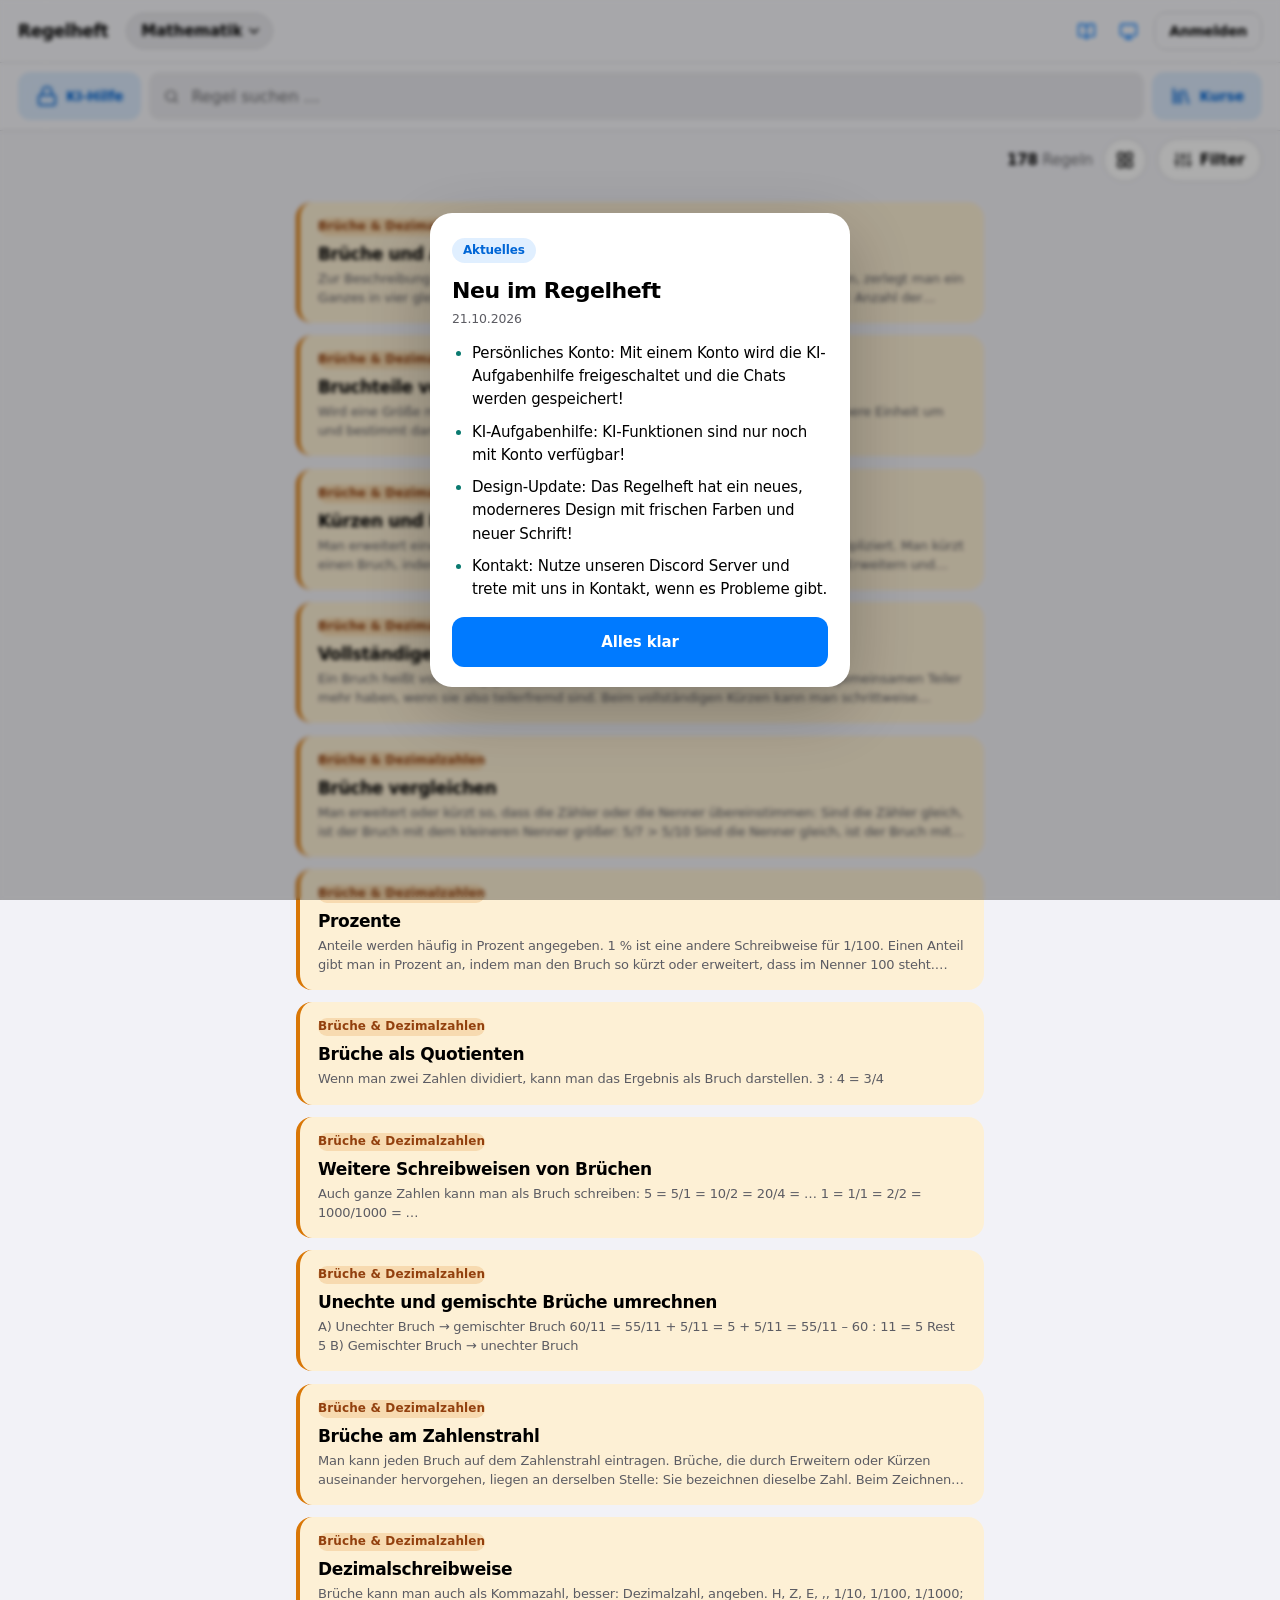
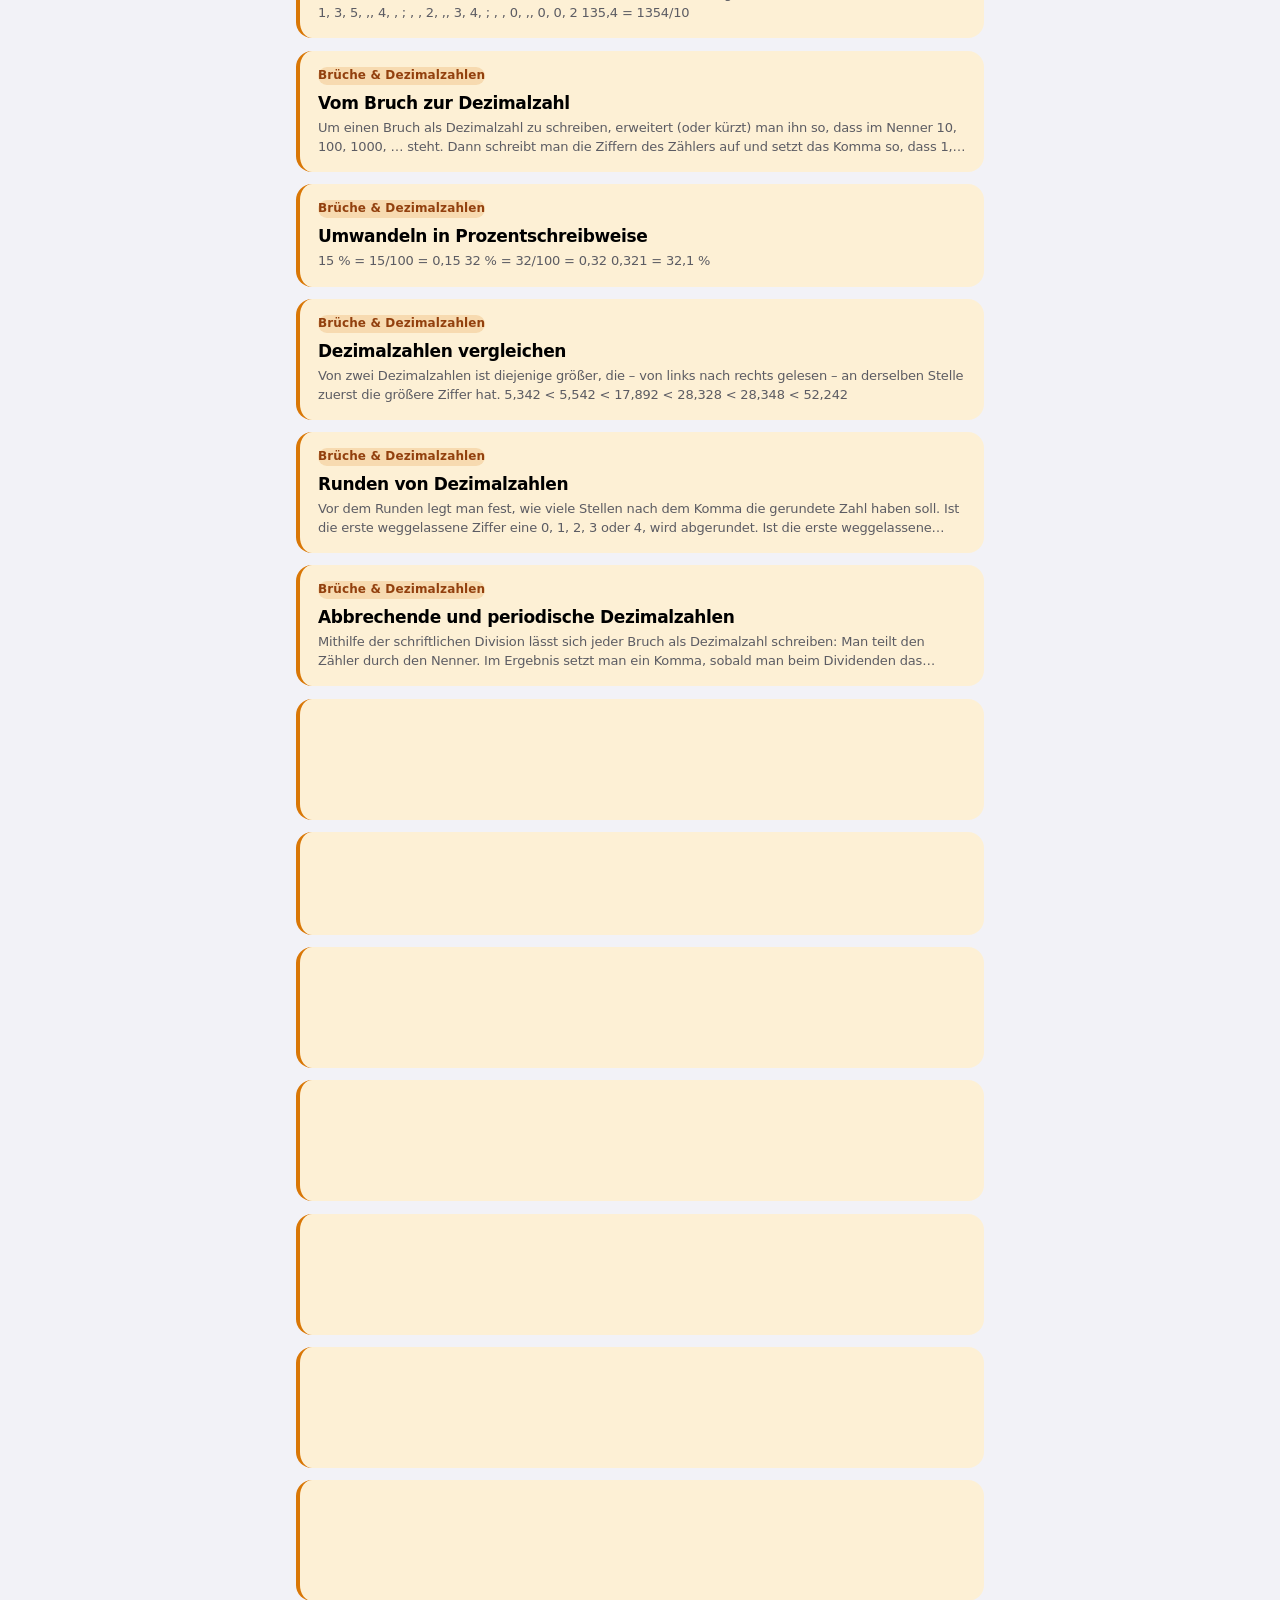
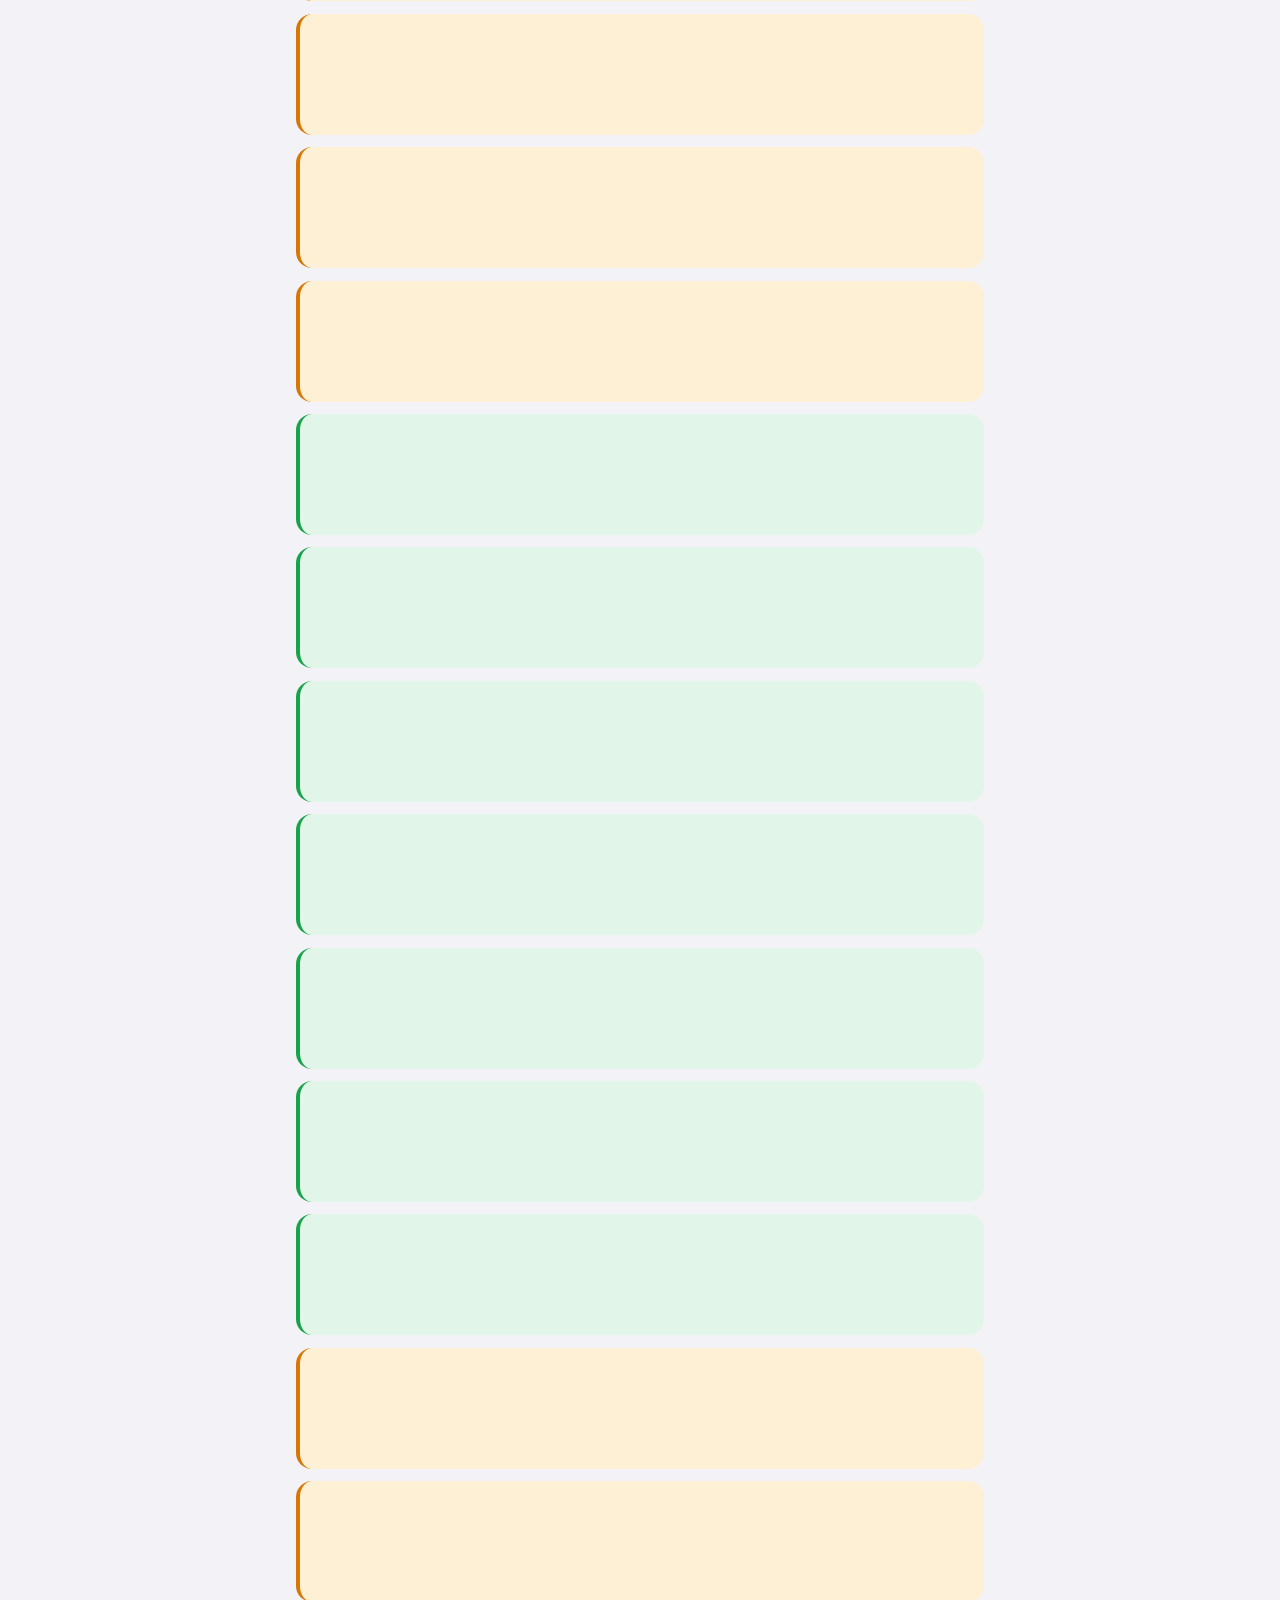
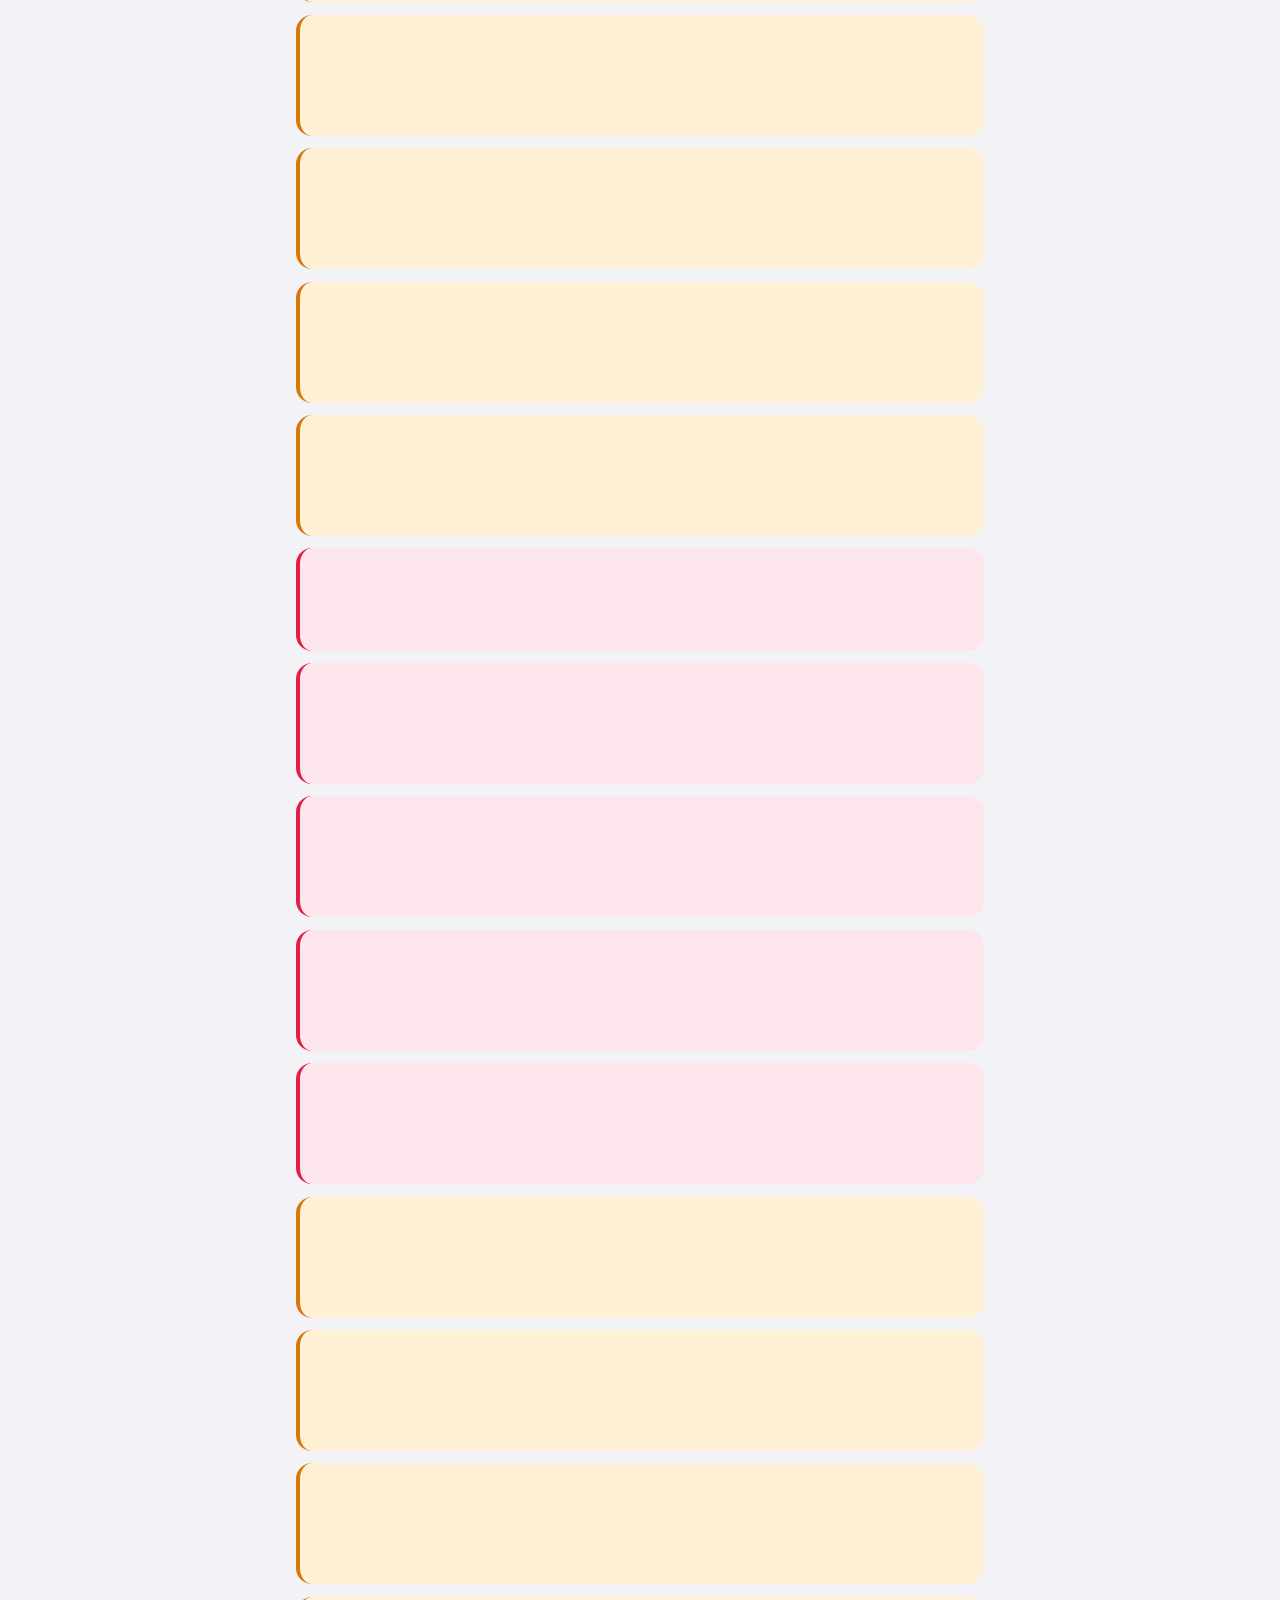
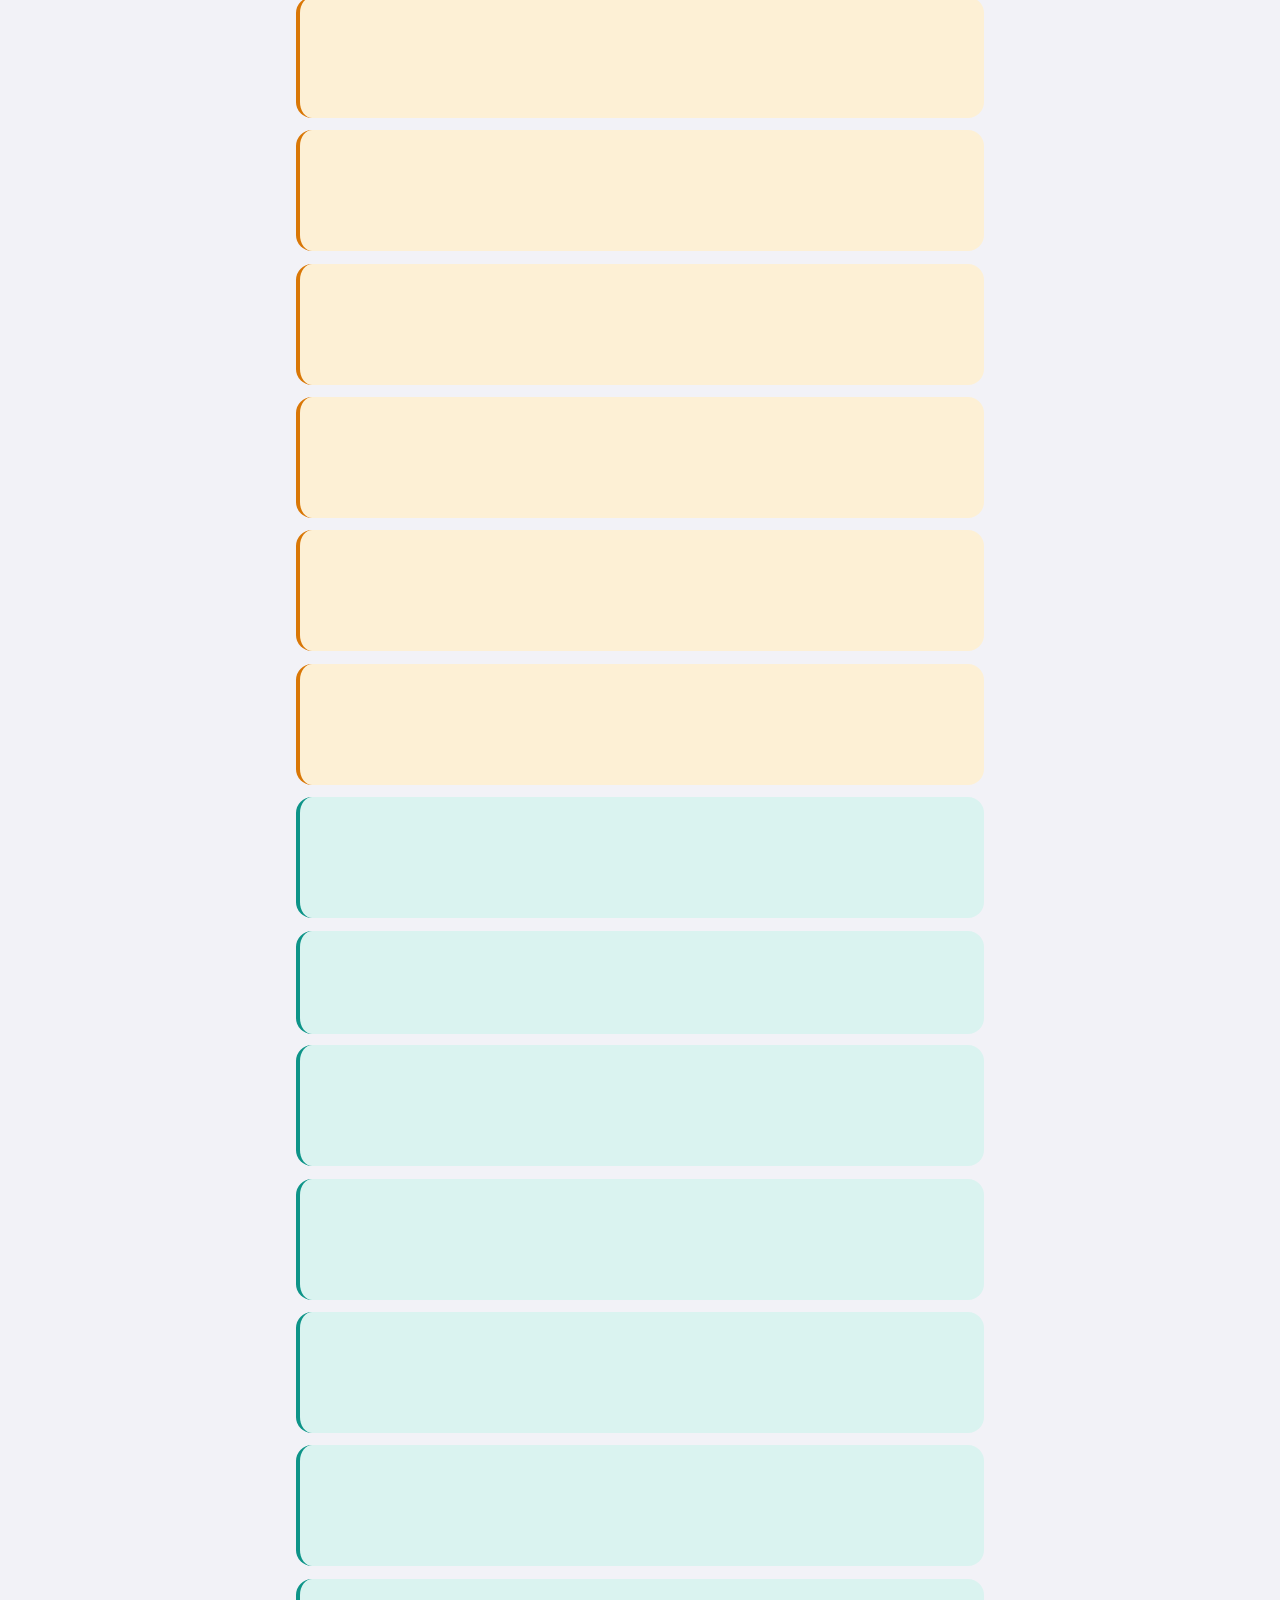
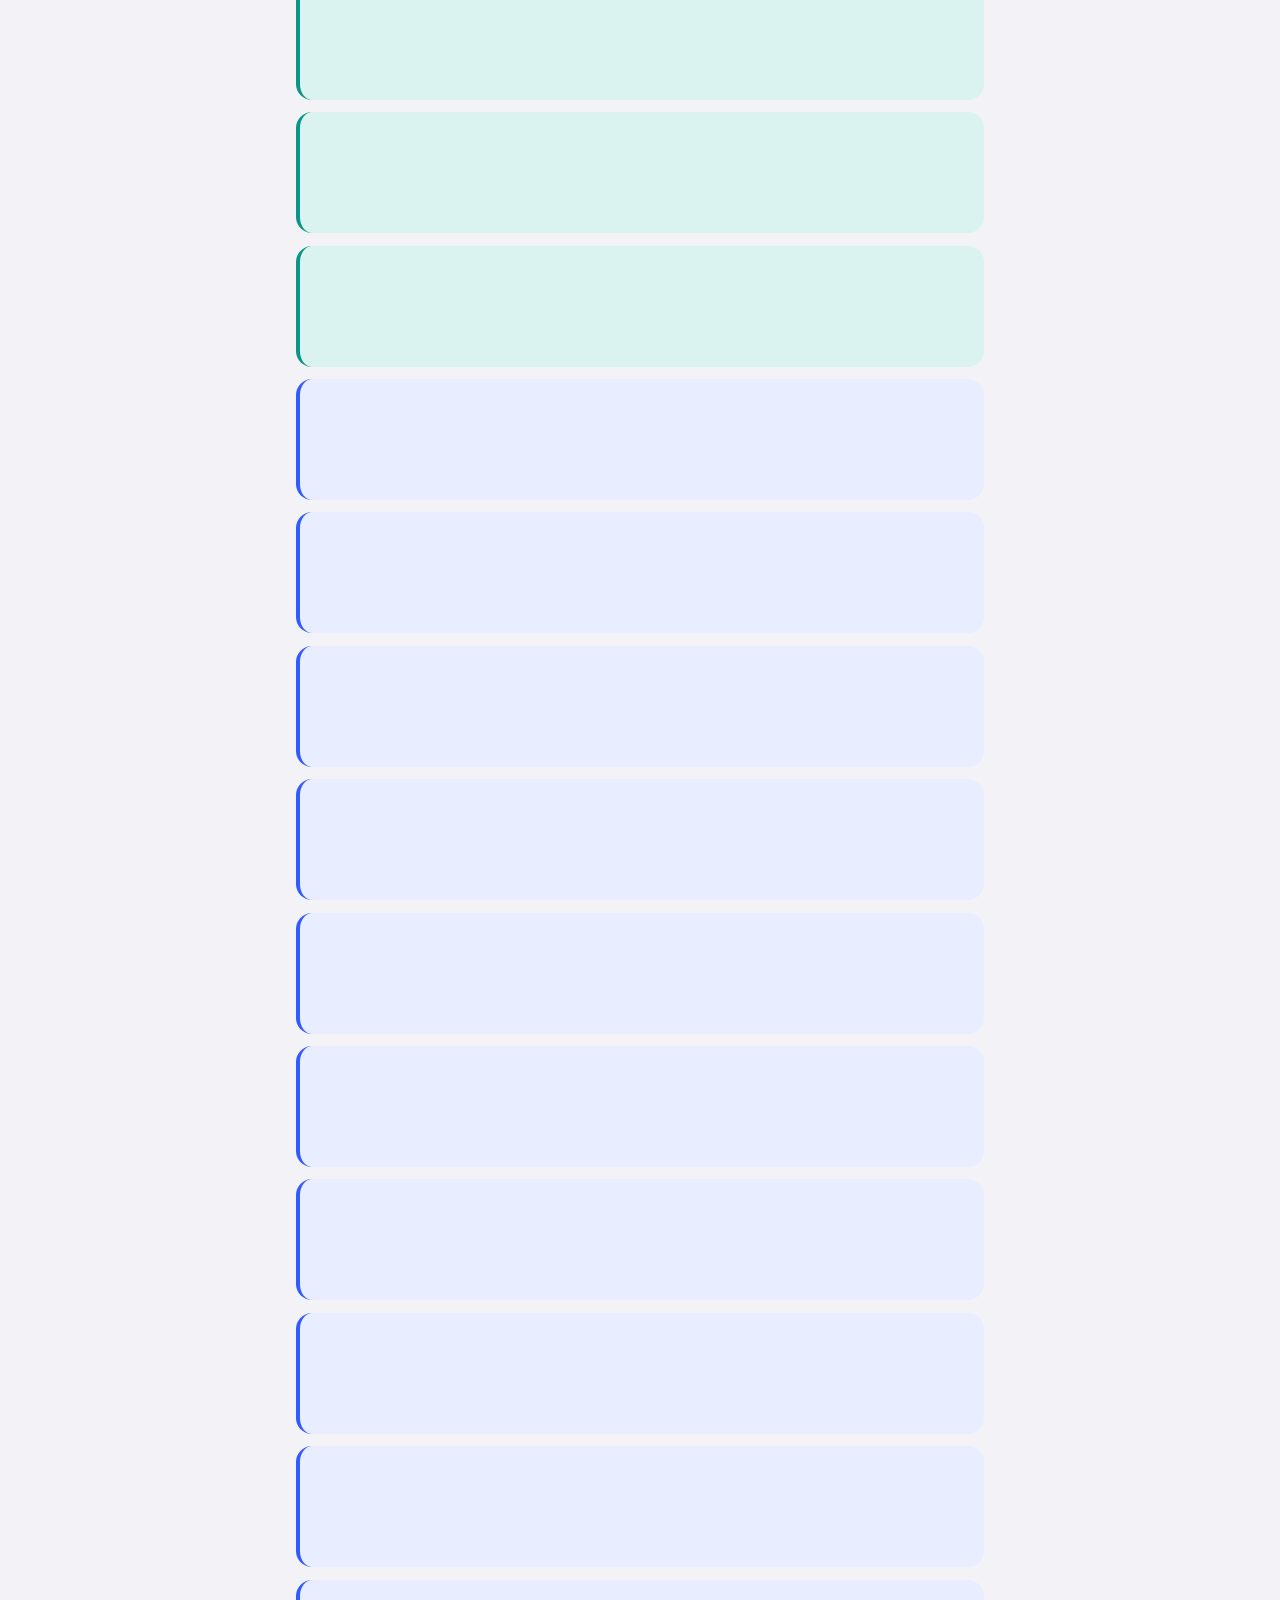
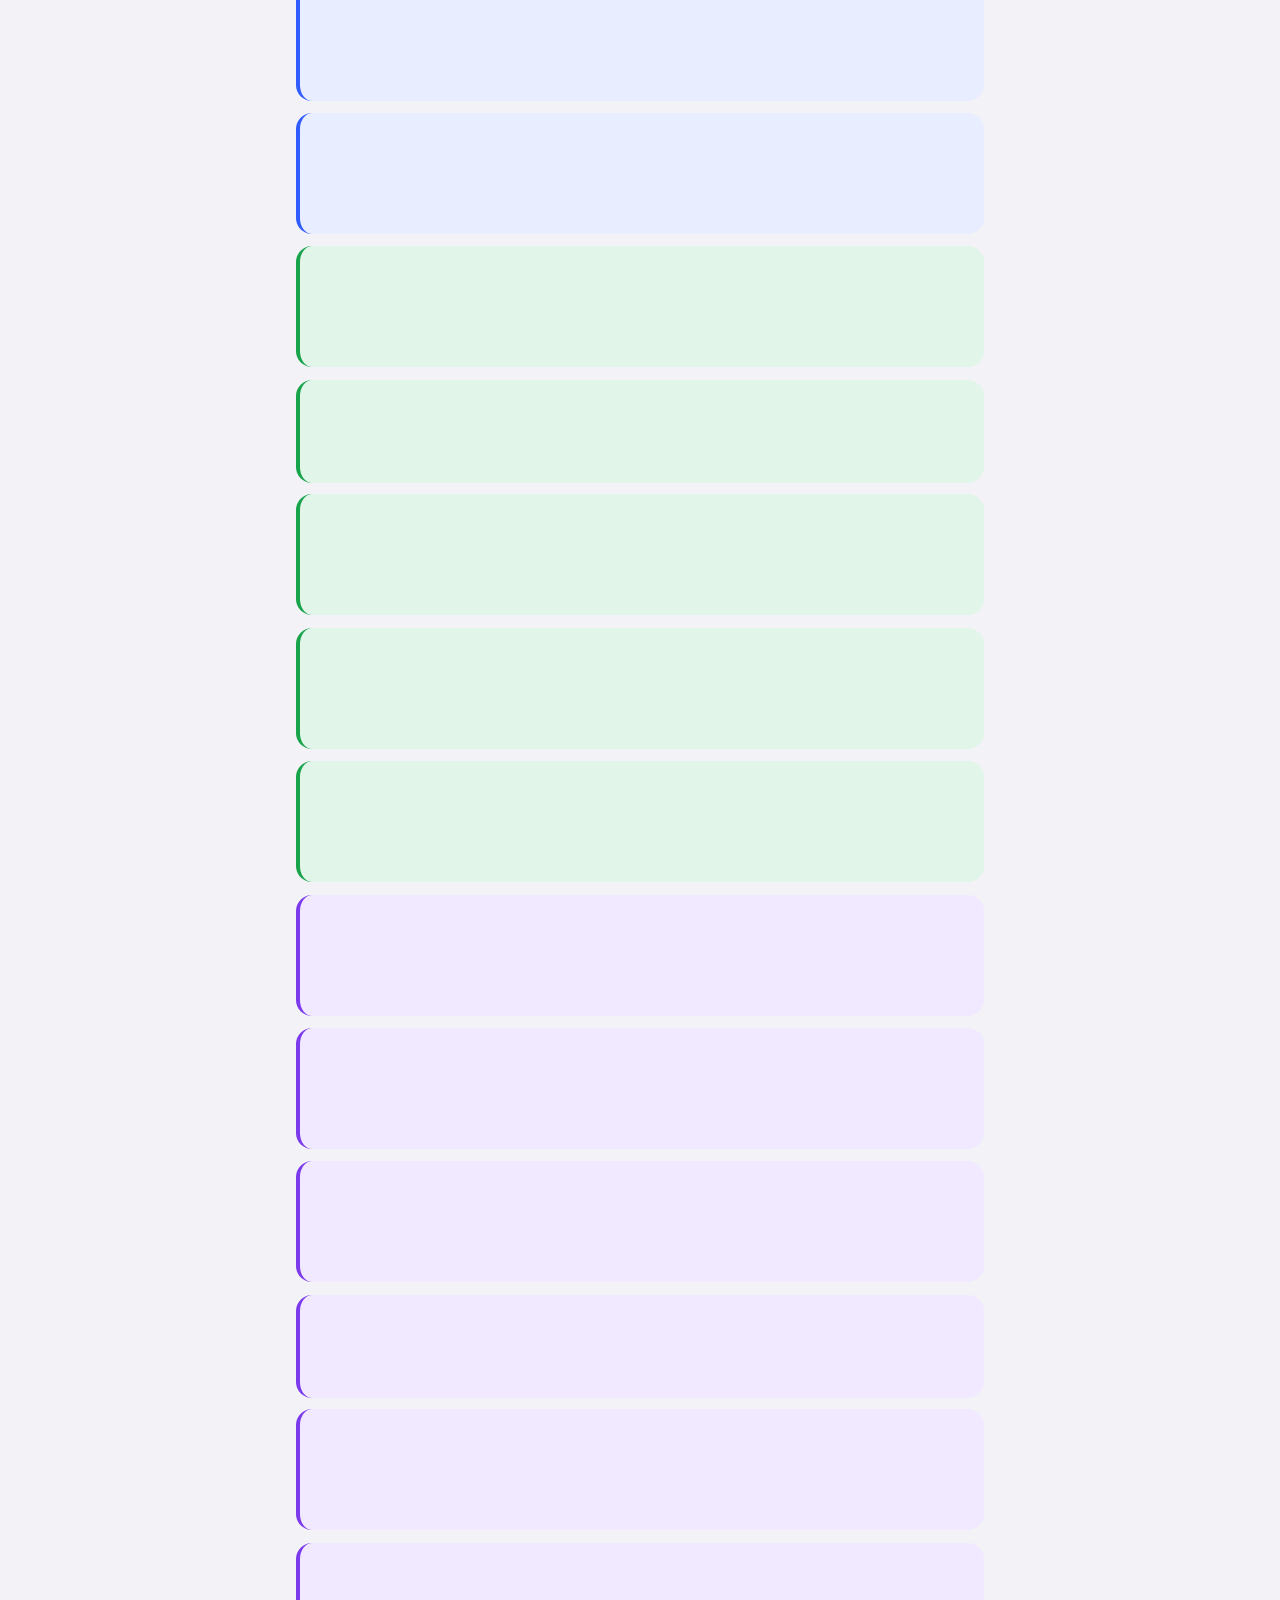
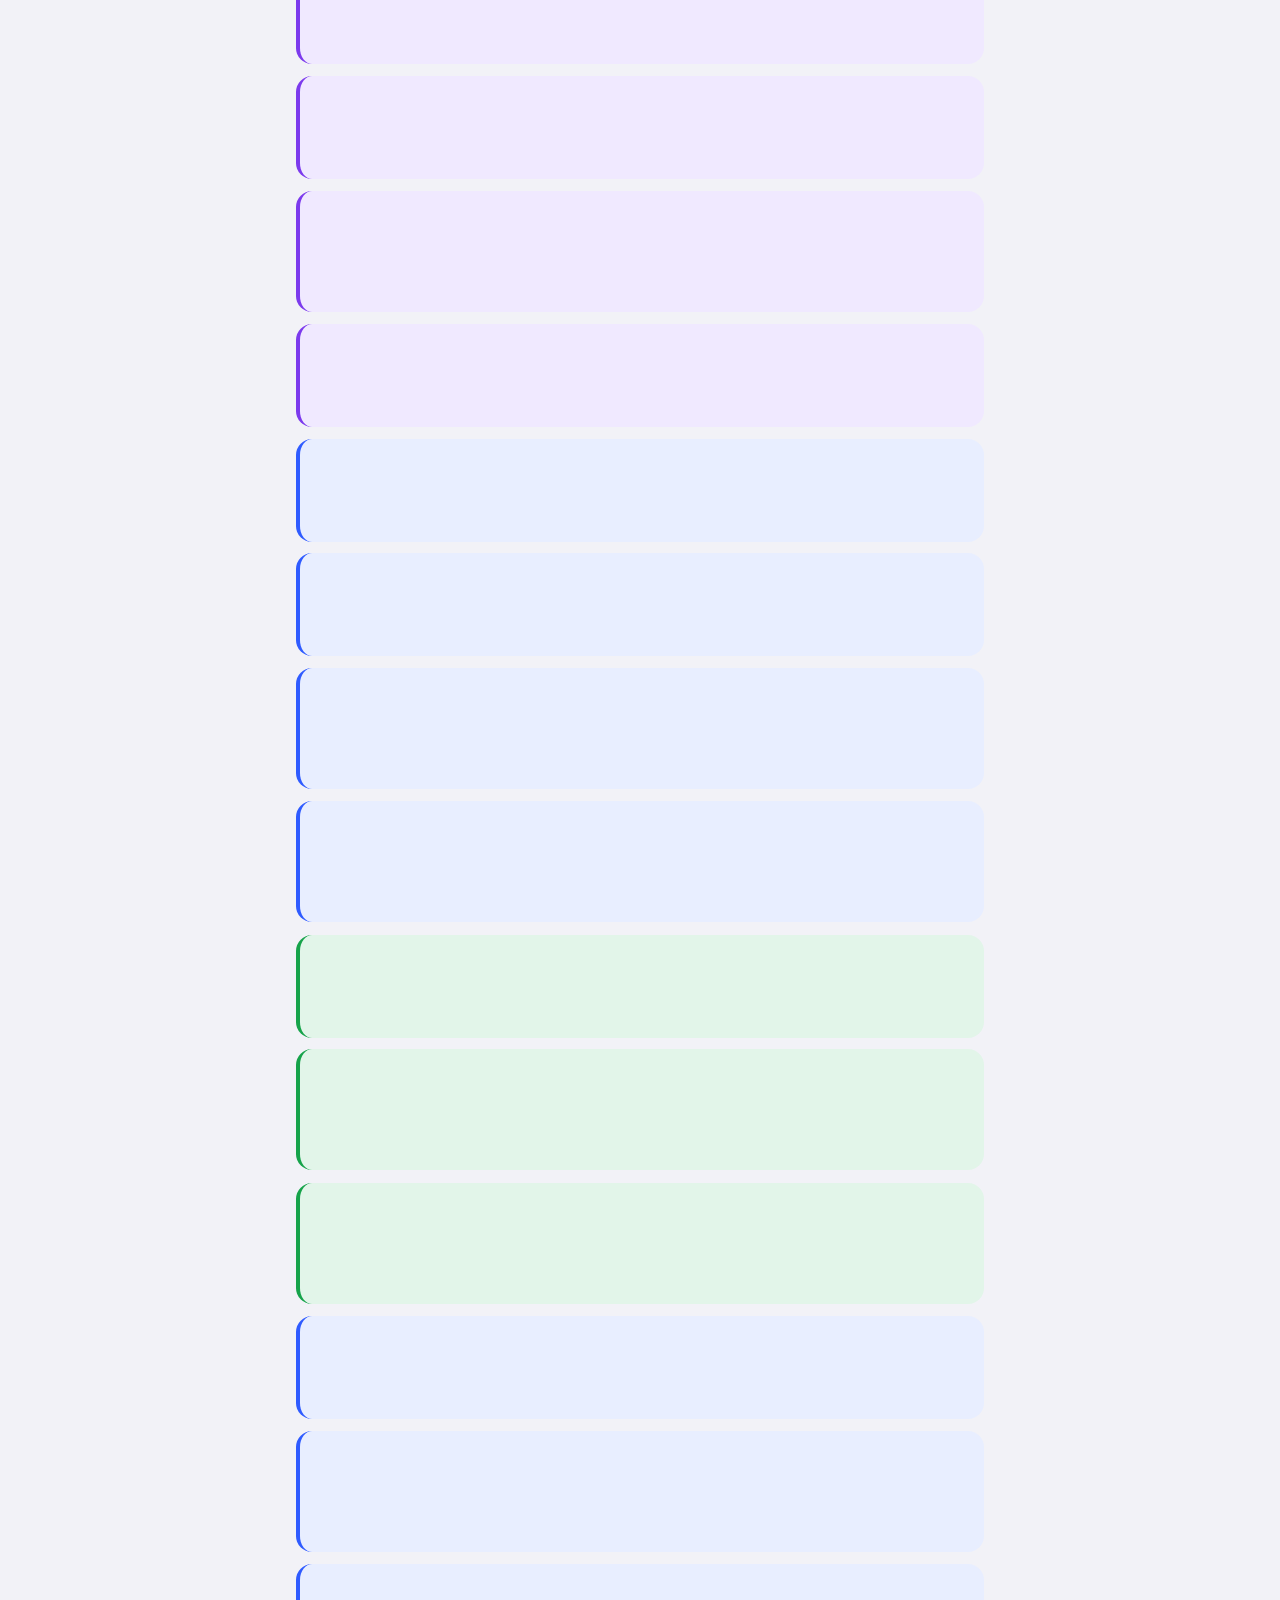
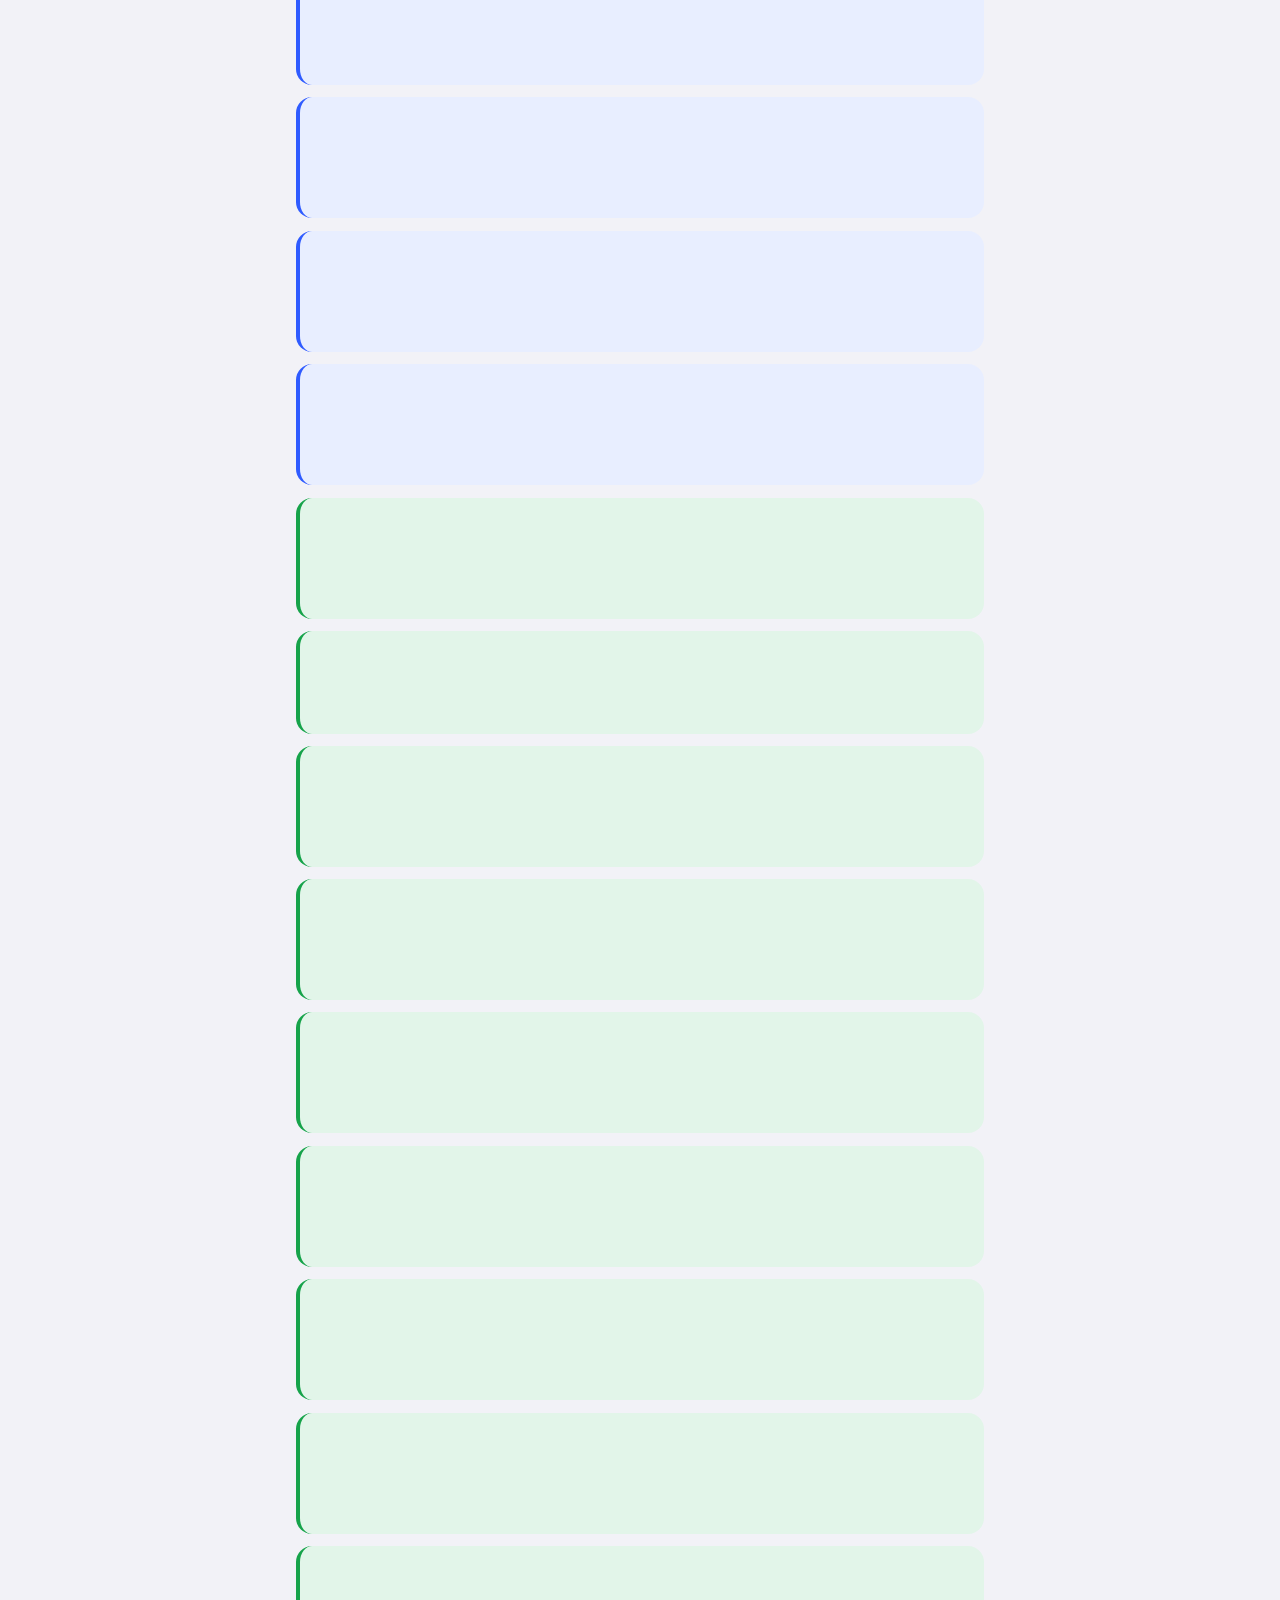
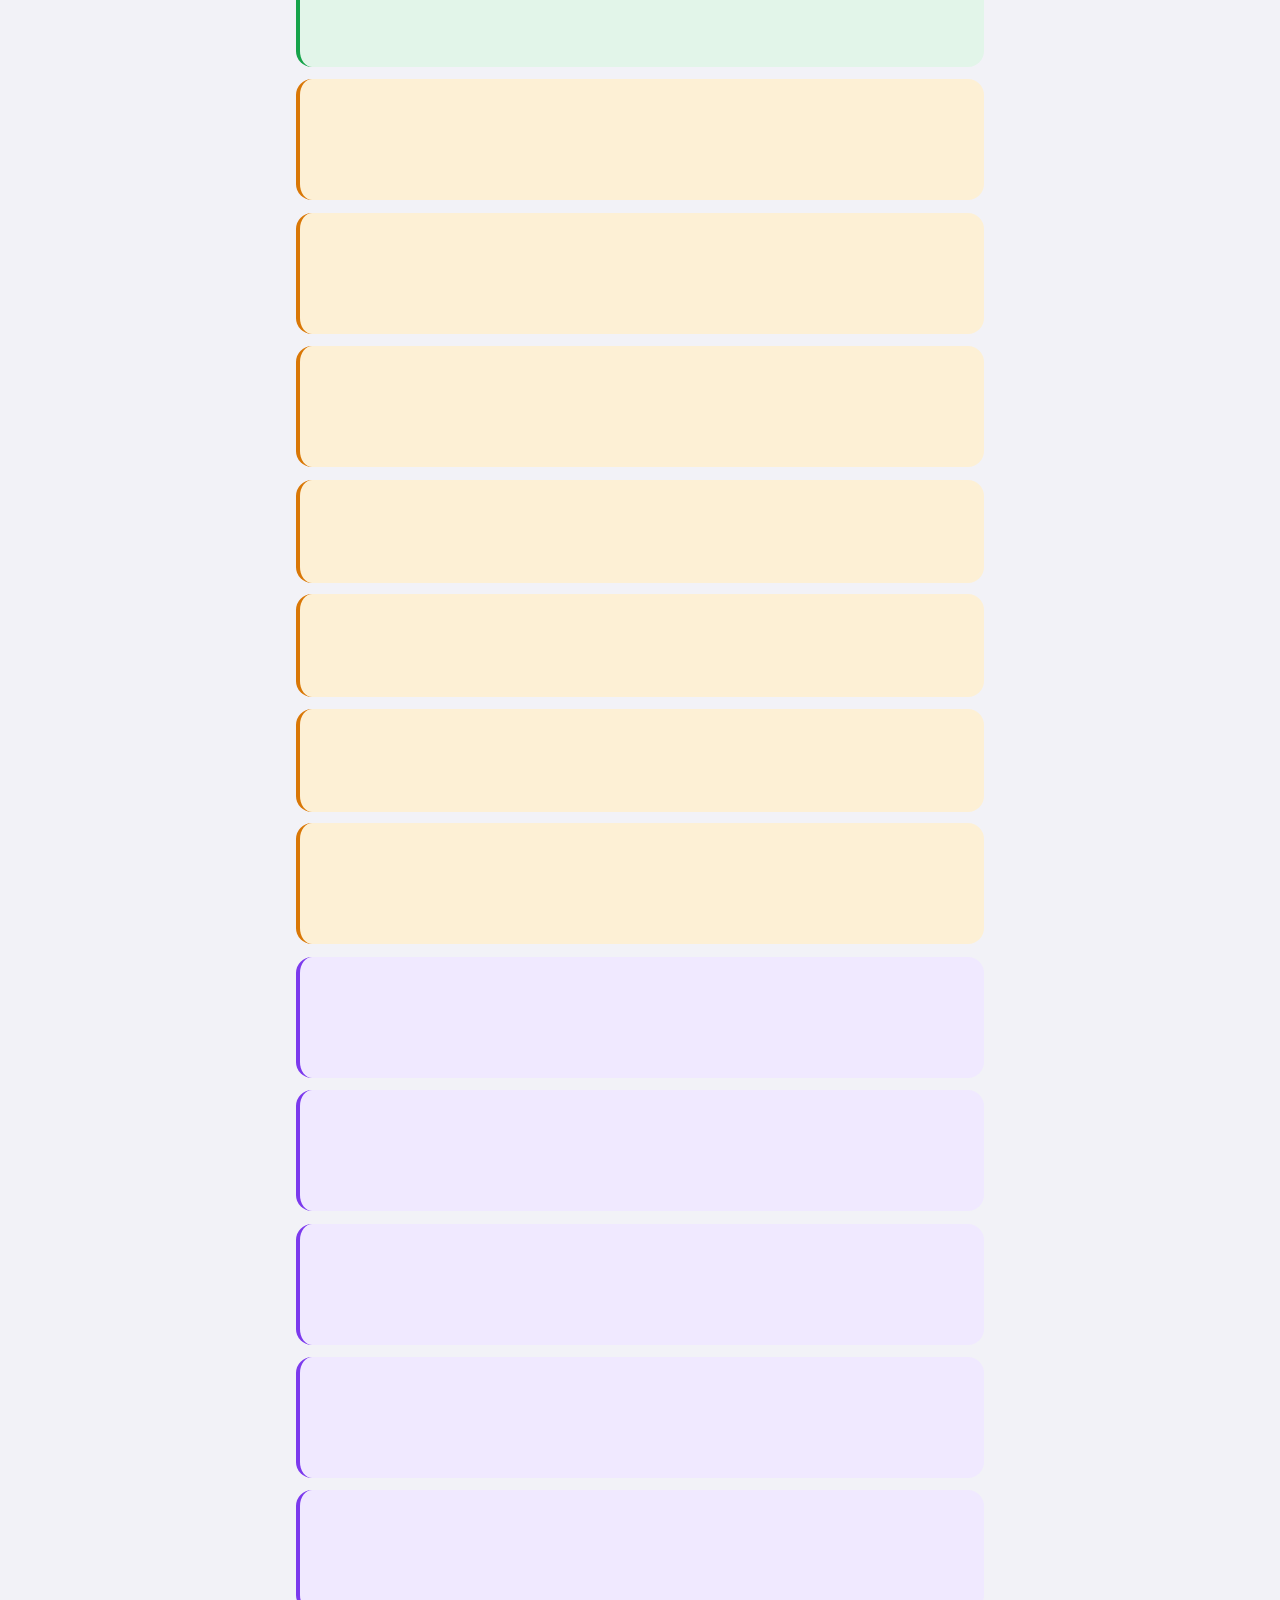
<file: index.html>
<!DOCTYPE html>
<html lang="de">
<head>
<meta charset="UTF-8">
<meta name="viewport" content="width=device-width, initial-scale=1">
<title>Regelheft Mathematik</title>
<link rel="icon" type="image/png" href="favicon.png?v=2">
<link rel="apple-touch-icon" href="apple-touch-icon.png?v=2">
<meta name="apple-mobile-web-app-title" content="Regelheft">
<meta name="description" content="Regelheft Mathematik: alle Regeln zum Suchen, Üben und Nachschlagen – mit Formeln und Skizzen.">
<meta name="copyright" content="Alle Inhalte und Darstellungen sind urheberrechtlich geschützt.">
<meta name="theme-color" content="#ffffff">
<meta name="color-scheme" content="light dark">
<script src="assets/js/theme-init.js?v=20261115a"></script>
<link rel="stylesheet" href="assets/css/fonts.css?v=20261109a">
<link rel="stylesheet" href="assets/css/style.css?v=20261126a">
<link rel="stylesheet" href="assets/css/footer.css?v=20261109a">
<link rel="stylesheet" href="assets/css/seiten.css?v=20261109a">
<link rel="stylesheet" href="assets/css/theme.css?v=20261109a">
<link rel="stylesheet" href="assets/css/header.css?v=20261124a">
<link rel="stylesheet" href="assets/css/heft-font.css?v=20261109a">
<link rel="stylesheet" href="assets/css/heft.css?v=20261126a">
<link rel="stylesheet" href="assets/css/konto.css?v=20261109a">
<link rel="stylesheet" href="assets/css/ui.css?v=20261119a">
<link rel="stylesheet" href="assets/css/apple.css?v=20261116a">
<link rel="stylesheet" href="assets/css/swiftui.css?v=20261116a">
<link rel="stylesheet" href="assets/css/bewegung.css?v=20261127d">
</head>
<body>
<a class="skip-link" href="#main">Zum Inhalt springen</a>

<noscript><p class="noscript">Das Regelheft braucht JavaScript. Bitte schalte es in deinem Browser ein.</p></noscript>
<header class="top top--scroll">
  <div class="toprow"><a class="brand" href="index.html"><h1>Regelheft<span> Mathematik</span></h1></a><div data-account></div></div>
</header>

<main id="main" tabindex="-1">
<div data-fach-switch></div>
<div class="searchbar" id="searchbar" role="search">
  <a class="sq-btn" id="aiSq" href="ki.html" aria-label="KI-Aufgabenhilfe" title="KI-Aufgabenhilfe"><span class="sq-ic" id="aiSqIcon"></span><span class="sq-tx">KI-Hilfe</span></a>
  <div class="searchwrap">
    <span class="icon">
      <svg width="17" height="17" viewBox="0 0 24 24" fill="none"><circle cx="11" cy="11" r="7" stroke="currentColor" stroke-width="2"/><path d="M20 20L16.5 16.5" stroke="currentColor" stroke-width="2" stroke-linecap="round"/></svg>
    </span>
    <input id="searchInput" type="text" inputmode="search" enterkeyhint="search" autocomplete="off" autocapitalize="off" autocorrect="off" spellcheck="false" placeholder="Regel suchen …" aria-label="Regel suchen" aria-controls="list" aria-keyshortcuts="/">
    <button class="clear-btn" id="clearBtn" type="button" aria-label="Suche löschen" data-icon="x" data-size="16"></button>
  </div>
  <a class="sq-btn" id="kurseSq" href="kurse.html" aria-label="Meine Kurse" title="Meine Kurse"><span class="sq-ic" data-icon="library" data-size="22" aria-hidden="true"></span><span class="sq-tx">Kurse</span></a>
</div>
<div class="filterbar" id="filterBar">
  <div class="chips" id="chips" role="group" aria-label="Aktive Filter"></div>
  <div class="result-count" role="status" aria-live="polite" aria-atomic="true"><span class="count" id="resultCount"></span> Regeln</div>
  <button type="button" class="layout-btn" id="layoutBtn" aria-pressed="false" aria-label="Zur Kachelansicht wechseln" title="Kacheln">
    <svg class="ic-tiles" width="20" height="20" viewBox="0 0 24 24" fill="none" aria-hidden="true"><rect x="3.5" y="3.5" width="7" height="7" rx="2" stroke="currentColor" stroke-width="2"/><rect x="13.5" y="3.5" width="7" height="7" rx="2" stroke="currentColor" stroke-width="2"/><rect x="3.5" y="13.5" width="7" height="7" rx="2" stroke="currentColor" stroke-width="2"/><rect x="13.5" y="13.5" width="7" height="7" rx="2" stroke="currentColor" stroke-width="2"/></svg>
    <svg class="ic-list" width="20" height="20" viewBox="0 0 24 24" fill="none" aria-hidden="true"><path d="M8 6.5h12M8 12h12M8 17.5h12" stroke="currentColor" stroke-width="2" stroke-linecap="round"/><circle cx="4" cy="6.5" r="1.3" fill="currentColor"/><circle cx="4" cy="12" r="1.3" fill="currentColor"/><circle cx="4" cy="17.5" r="1.3" fill="currentColor"/></svg>
  </button>
  <button type="button" class="filter-btn" id="filterBtn" aria-haspopup="dialog" aria-expanded="false" aria-controls="filterPanel"><span data-icon="sliders" data-size="18" aria-hidden="true"></span><span>Filter</span><span class="filter-count" id="filterCount" hidden></span></button>
  <div class="filter-backdrop" id="filterBackdrop" hidden></div>
  <div class="filter-panel" id="filterPanel" role="dialog" aria-label="Filter" hidden></div>
</div>

<h2 class="sr-only">Regeln</h2>
<div class="list" id="list" role="list"></div>
<p class="submit-hint" id="submitHint">Fehlt dir etwas? <a href="einreichen.html">Eintrag einreichen</a></p>
<div class="empty-state" id="emptyState" style="display:none;">
  <div class="big" id="emptyTitle">Keine Treffer</div>
  <div id="emptySub">Versuch es mit einem anderen Suchbegriff.</div>
  <button class="ai-btn ghost empty-reset" id="emptyReset" type="button">Suche zurücksetzen</button>
</div>
</main>

<div class="news-overlay" id="newsOverlay">
  <div class="news-card" role="dialog" aria-modal="true" aria-labelledby="newsTitle" tabindex="-1">
    <span class="news-badge">Aktuelles</span>
    <h2 id="newsTitle"></h2>
    <div class="news-date" id="newsDate"></div>
    <ul id="newsList"></ul>
    <button id="newsClose" type="button">Alles klar</button>
  </div>
</div>

<div class="overlay" id="overlay" role="dialog" aria-modal="true" aria-labelledby="overlayTitle" aria-describedby="overlayCat">
  <div class="overlay-head">
    <button class="back" id="backBtn" type="button" aria-label="Zurück zur Liste" data-icon="arrow-left" data-size="20"></button>
    <span class="headcat" id="overlayCat"></span>
    <div class="head-actions">
      <button class="icon-btn is-hidden" id="favBtn" type="button" aria-label="Zur Merkliste hinzufügen" aria-pressed="false"></button>
      <button class="icon-btn" id="shareBtn" type="button" aria-label="Regel als Bild teilen" data-icon="image" data-size="20"></button>
      <button class="icon-btn" id="copyBtn" type="button" aria-label="Link zur Regel kopieren" data-icon="link" data-size="20"></button>
    </div>
  </div>
  <div class="overlay-body">
    <h2 id="overlayTitle" tabindex="-1"></h2>
    <div id="overlayText"></div>
    <div class="diagram-section" id="diagramSection" style="display:none;">
      <div class="label">Skizze</div>
      <div class="diagram-frame" id="diagramFrame"></div>
    </div>
    <div class="note-box is-hidden" id="noteBox">
      <div class="note-head"><span class="note-title" data-icon="pencil" data-size="16"></span><label for="noteText">Meine Notiz</label><span class="note-status" id="noteStatus" aria-live="polite"></span></div>
      <textarea id="noteText" rows="3" maxlength="2000" placeholder="Eselsbrücke, Beispiel, Tipp vom Lehrer …"></textarea>
      <div class="note-hint">Privat: für andere Nutzer nicht sichtbar.</div>
    </div>
    <a class="note-lock is-hidden" id="noteLock" href="pro.html"><span class="crown-ic" data-icon="crown" data-size="22"></span><span><b>Notizen gibt es mit Pro.</b><br>Schreibe eigene Eselsbrücken zu jeder Regel.</span></a>
    <div class="overlay-copy">Alle Inhalte und Darstellungen sind urheberrechtlich geschützt.</div>
  </div>
  <div class="nav-bar">
    <div class="nav-buttons">
      <button id="prevBtn" type="button" aria-keyshortcuts="ArrowLeft"><span data-icon="chevron-left" data-size="18"></span>Vorherige</button>
      <button id="nextBtn" type="button" aria-keyshortcuts="ArrowRight">Nächste<span data-icon="chevron-right" data-size="18"></span></button>
    </div>
  </div>
</div>

<div class="toast" id="toast" role="status" aria-live="polite" aria-atomic="true"></div>

<footer id="siteFooter"></footer>

<script src="assets/js/config.js?v=20261126a"></script>
<script src="assets/js/footer.js?v=20261126a"></script>
<script src="assets/js/regeln.js?v=20261126a"></script>
<script src="assets/js/physik.js?v=20261126a"></script>
<script src="assets/js/chemie.js?v=20261126a"></script>
<script src="assets/js/biologie.js?v=20261126a"></script>
<script src="assets/js/fach.js?v=20261127c"></script>
<script src="assets/js/core.js?v=20261126a"></script>
<script src="assets/js/icons.js?v=20261116b"></script>
<script src="assets/js/layout.js?v=20261116a"></script>
<script src="assets/js/bewegung.js?v=20261127d"></script>
<script src="assets/js/heft-grid.js?v=20261109a"></script>
<script src="assets/js/format.js?v=20261109a"></script>
<script src="assets/js/bereiche.js?v=20261126a"></script>
<script src="assets/js/index.js?v=20261127b"></script>
</body>
</html>
</file>
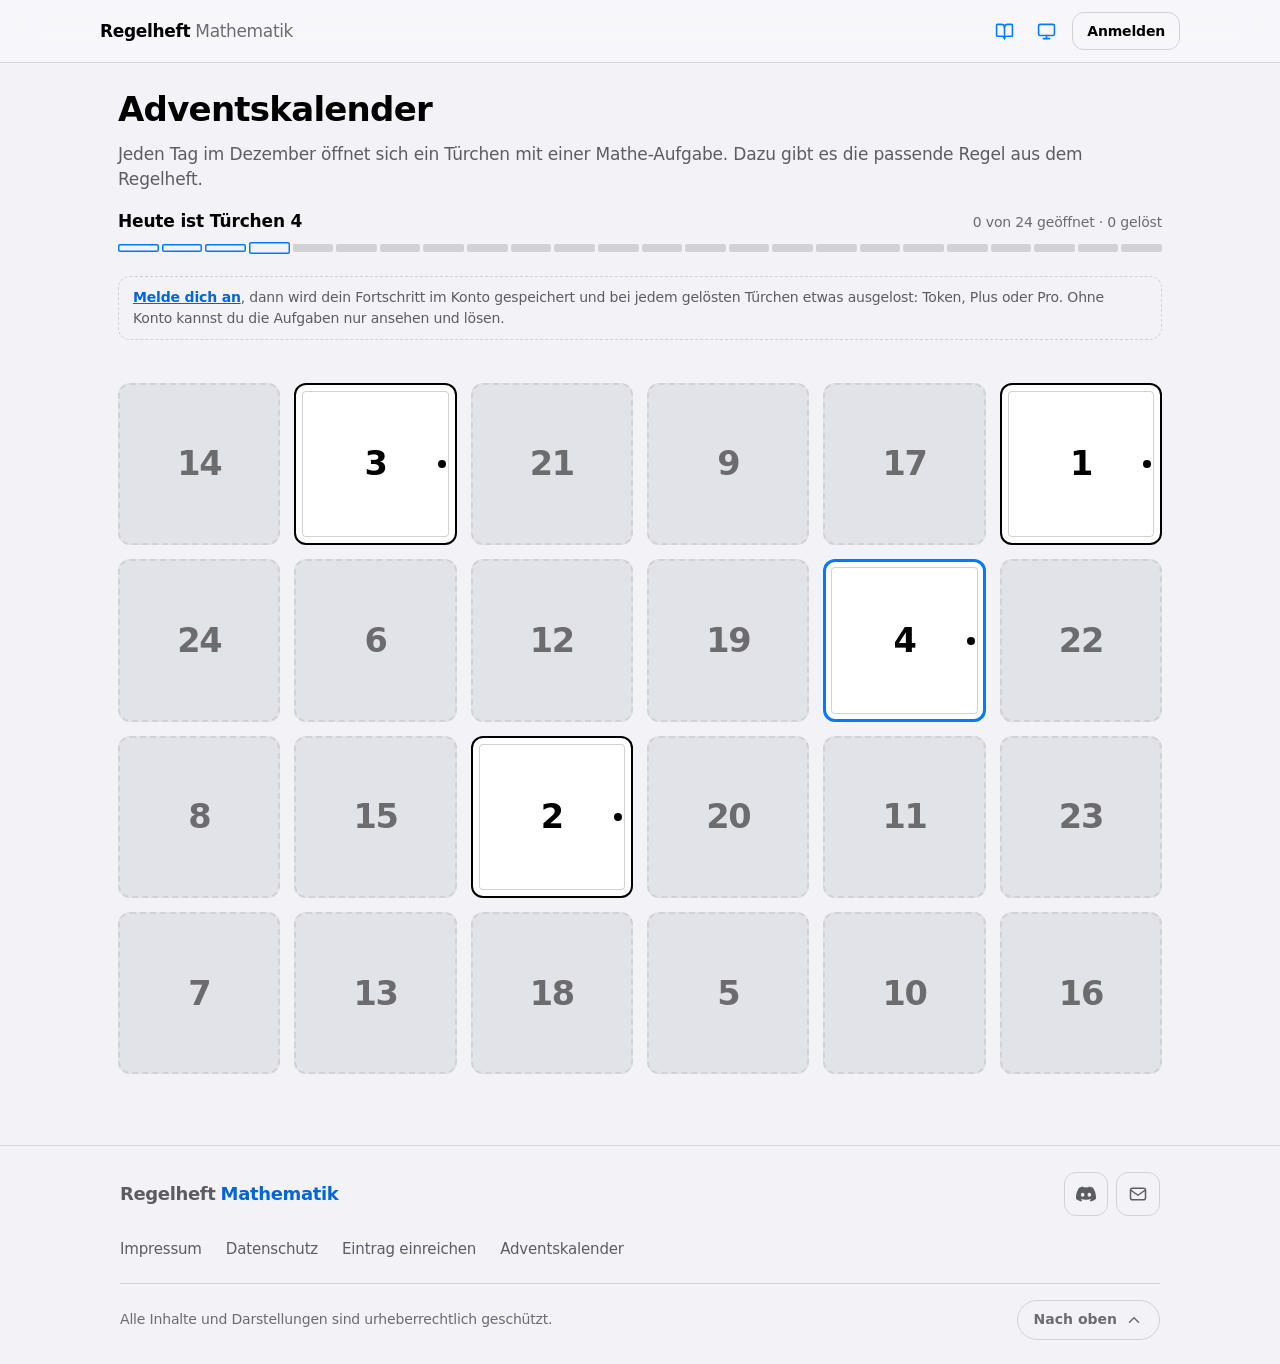
<file: advent.html>
<!DOCTYPE html>
<html lang="de">
<head>
<meta charset="UTF-8">
<meta name="viewport" content="width=device-width, initial-scale=1">
<title>Adventskalender – Regelheft Mathematik</title>
<link rel="icon" type="image/png" href="favicon.png?v=2">
<link rel="apple-touch-icon" href="apple-touch-icon.png?v=2">
<meta name="apple-mobile-web-app-title" content="Regelheft">
<meta name="description" content="Der Regelheft-Adventskalender: Jeden Tag im Dezember ein Türchen mit einer Mathe-Aufgabe und der passenden Regel.">
<meta name="copyright" content="Alle Inhalte und Darstellungen sind urheberrechtlich geschützt.">
<meta name="theme-color" content="#ffffff">
<meta name="color-scheme" content="light dark">
<script src="assets/js/theme-init.js?v=20261115a"></script>
<link rel="stylesheet" href="assets/css/fonts.css?v=20261109a">
<link rel="stylesheet" href="assets/css/style.css?v=20261126a">
<link rel="stylesheet" href="assets/css/footer.css?v=20261109a">
<link rel="stylesheet" href="assets/css/seiten.css?v=20261109a">
<link rel="stylesheet" href="assets/css/theme.css?v=20261109a">
<link rel="stylesheet" href="assets/css/header.css?v=20261124a">
<link rel="stylesheet" href="assets/css/heft-font.css?v=20261109a">
<link rel="stylesheet" href="assets/css/heft.css?v=20261126a">
<link rel="stylesheet" href="assets/css/konto.css?v=20261109a">
<link rel="stylesheet" href="assets/css/ui.css?v=20261119a">
<link rel="stylesheet" href="assets/css/apple.css?v=20261116a">
<link rel="stylesheet" href="assets/css/swiftui.css?v=20261116a">
<link rel="stylesheet" href="assets/css/advent.css?v=20261126a">
<link rel="stylesheet" href="assets/css/bewegung.css?v=20261127d">
</head>
<body>
<a class="skip-link" href="#main">Zum Inhalt springen</a>

<noscript><p class="noscript">Der Adventskalender braucht JavaScript. Bitte schalte es in deinem Browser ein.</p></noscript>
<header class="top">
  <div class="toprow"><a class="brand" href="index.html"><h1>Regelheft<span> Mathematik</span></h1></a><div data-account></div></div>
</header>

<main id="main" tabindex="-1">
<div class="page page--wide advent">
  <div class="ad-head">
    <h2 class="page-title">Adventskalender</h2>
    <p class="page-lead">Jeden Tag im Dezember öffnet sich ein Türchen mit einer Mathe-Aufgabe. Dazu gibt es die passende Regel aus dem Regelheft.</p>
  </div>

  <div class="ad-status" role="status" aria-live="polite">
    <div class="ad-status-main" id="adStatus"></div>
    <div class="ad-count" id="adCount"></div>
  </div>
  <ol class="ad-chain" id="adChain" aria-hidden="true"></ol>

  <p class="ad-msg" id="adMsg" role="status" aria-live="polite"></p>
  <ol class="ad-grid" id="adGrid"></ol>
</div>
</main>

<dialog class="ad-dlg" id="adDlg" aria-labelledby="adTitle">
  <div class="ad-dlg-head">
    <span class="ad-dlg-day" id="adDay"></span>
    <button class="icon-btn" id="adClose" type="button" aria-label="Schließen" data-icon="x" data-size="20"></button>
  </div>
  <h2 id="adTitle"></h2>
  <p class="ad-q" id="adQ"></p>
  <form class="ad-form" id="adForm" autocomplete="off" novalidate>
    <label class="sr-only" for="adIn">Deine Antwort</label>
    <input id="adIn" type="text" inputmode="text" enterkeyhint="done" autocapitalize="off" autocorrect="off" spellcheck="false" placeholder="Deine Antwort">
    <button class="ai-btn" type="submit">Prüfen</button>
  </form>
  <p class="ad-fb" id="adFb" role="status" aria-live="polite"></p>
  <div class="ad-hint is-hidden" id="adHint"></div>
  <div class="ad-sol is-hidden" id="adSol"></div>
  <div class="ad-actions">
    <button class="ai-btn ghost" id="adHintBtn" type="button">Tipp anzeigen</button>
    <button class="ai-btn ghost" id="adSolBtn" type="button">Lösung zeigen</button>
  </div>
  <a class="ad-rule is-hidden" id="adRule" href="index.html"><span data-icon="book" data-size="18" aria-hidden="true"></span><span id="adRuleTx"></span></a>
</dialog>


<footer id="siteFooter"></footer>

<script src="assets/js/config.js?v=20261126a"></script>
<script src="assets/js/footer.js?v=20261126a"></script>
<script src="assets/js/core.js?v=20261126a"></script>
<script src="assets/js/icons.js?v=20261116b"></script>
<script src="assets/js/layout.js?v=20261116a"></script>
<script src="assets/js/bewegung.js?v=20261127d"></script>
<script src="assets/js/advent-data.js?v=20261126a"></script>
<script src="assets/js/advent.js?v=20261126a"></script>
</body>
</html>
</file>
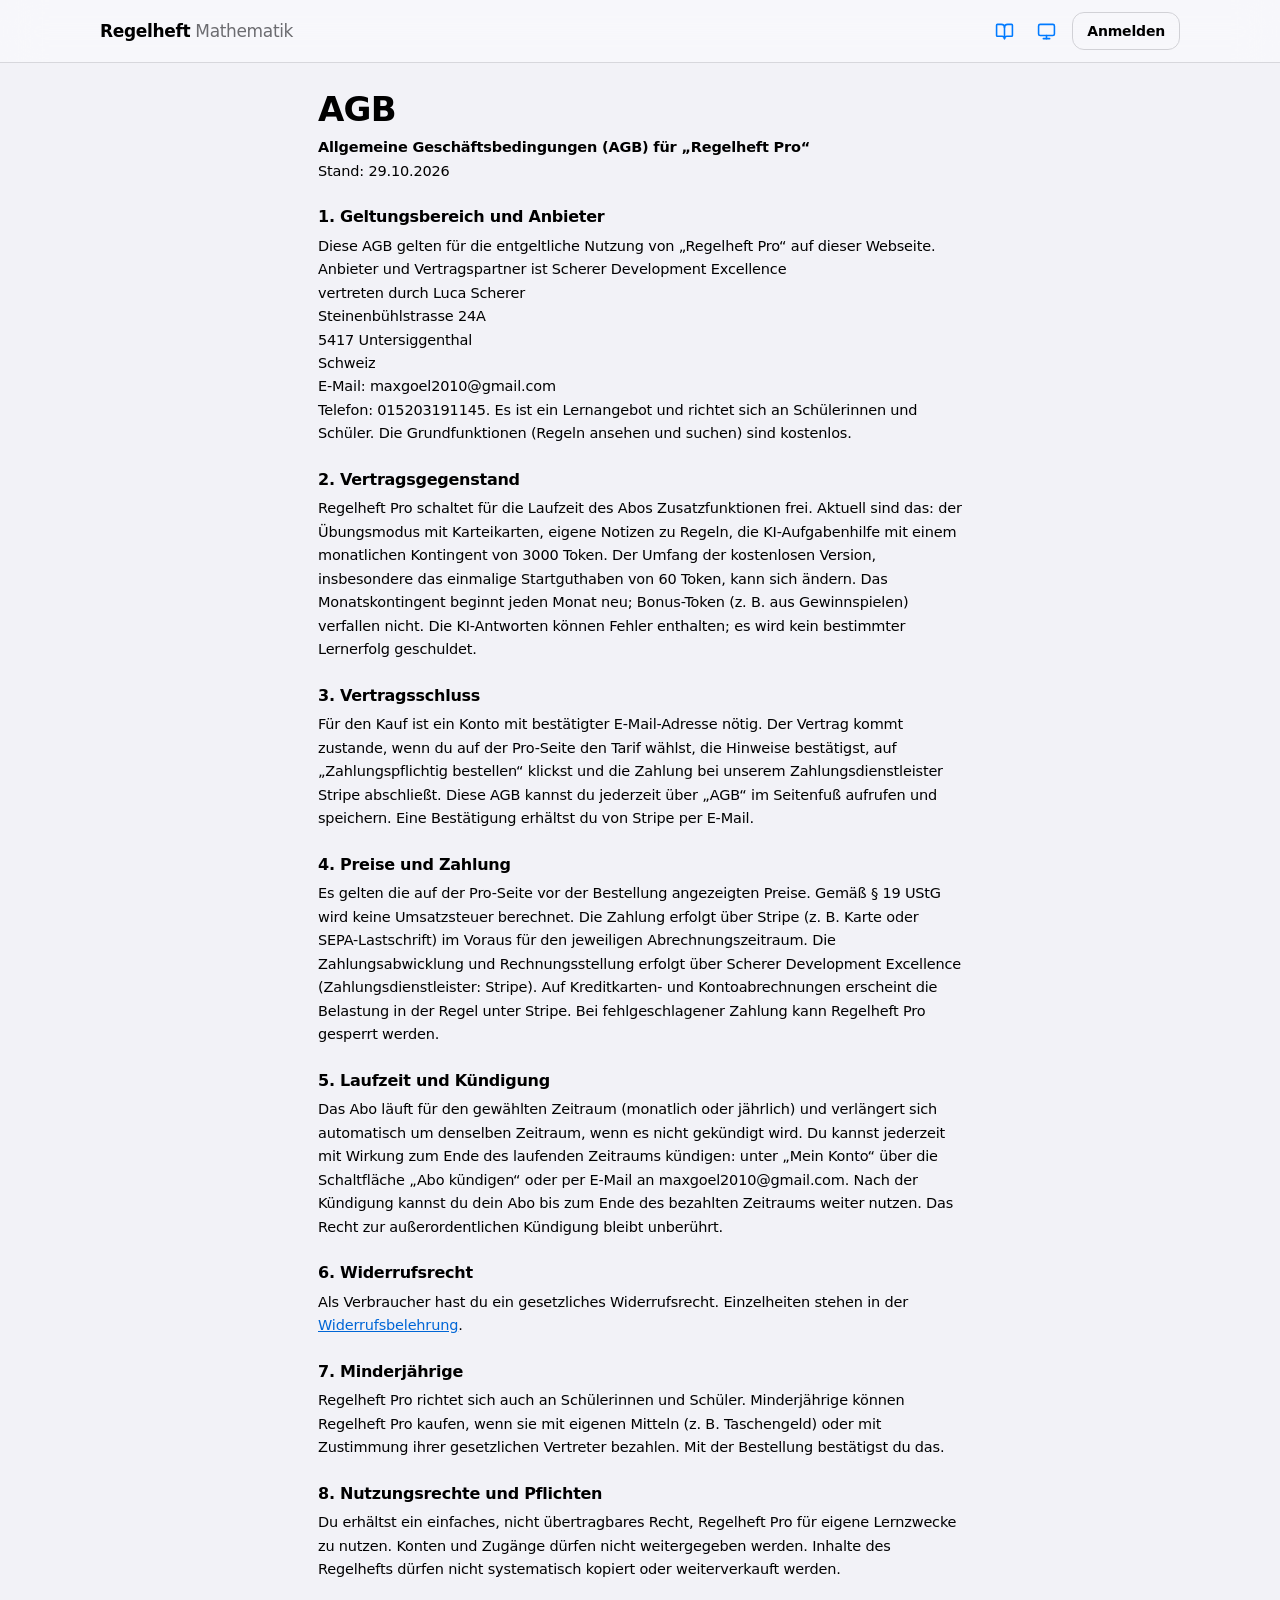
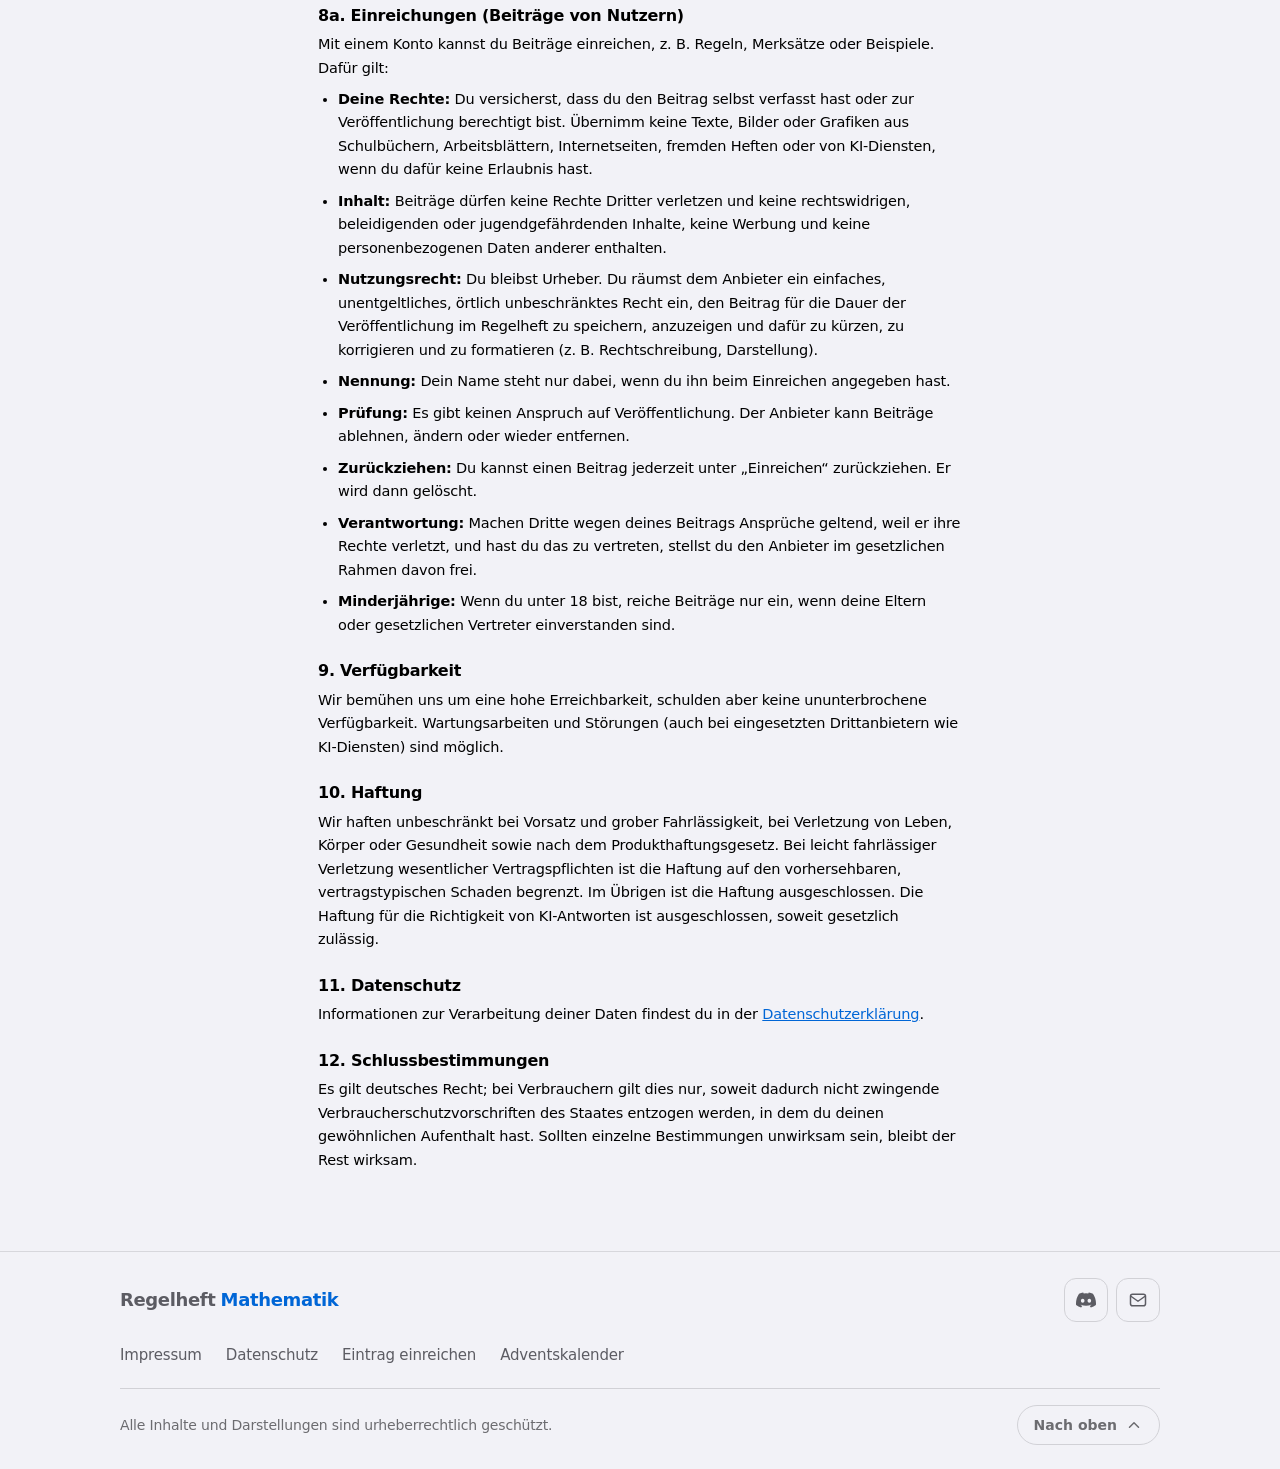
<file: agb.html>
<!DOCTYPE html>
<html lang="de">
<head>
<meta charset="UTF-8">
<meta name="viewport" content="width=device-width, initial-scale=1">
<title>AGB – Regelheft Mathematik</title>
<link rel="icon" type="image/png" href="favicon.png?v=2">
<link rel="apple-touch-icon" href="apple-touch-icon.png?v=2">
<meta name="apple-mobile-web-app-title" content="Regelheft">
<meta name="copyright" content="Alle Inhalte und Darstellungen sind urheberrechtlich geschützt.">
<meta name="theme-color" content="#ffffff">
<meta name="color-scheme" content="light dark">
<script src="assets/js/theme-init.js?v=20261115a"></script>
<link rel="stylesheet" href="assets/css/fonts.css?v=20261109a">
<link rel="stylesheet" href="assets/css/style.css?v=20261126a">
<link rel="stylesheet" href="assets/css/footer.css?v=20261109a">
<link rel="stylesheet" href="assets/css/seiten.css?v=20261109a">
<link rel="stylesheet" href="assets/css/theme.css?v=20261109a">
<link rel="stylesheet" href="assets/css/header.css?v=20261124a">
<link rel="stylesheet" href="assets/css/heft-font.css?v=20261109a">
<link rel="stylesheet" href="assets/css/heft.css?v=20261126a">
<link rel="stylesheet" href="assets/css/konto.css?v=20261109a">
<link rel="stylesheet" href="assets/css/ui.css?v=20261119a">
<link rel="stylesheet" href="assets/css/apple.css?v=20261116a">
<link rel="stylesheet" href="assets/css/swiftui.css?v=20261116a">
<link rel="stylesheet" href="assets/css/bewegung.css?v=20261127d">
</head>
<body>
<a class="skip-link" href="#main">Zum Inhalt springen</a>

<header class="top">
  <div class="toprow"><a class="brand" href="index.html"><h1>Regelheft<span> Mathematik</span></h1></a><div data-account></div></div>
</header>

<main id="main" tabindex="-1">
<div class="page">
  <h2 class="page-title">AGB</h2>
  <div class="legal" id="legalBody"><noscript>Bitte aktiviere JavaScript, um den Text anzuzeigen.</noscript></div>
</div>
</main>

<footer id="siteFooter"></footer>

<script src="assets/js/config.js?v=20261126a"></script>
<script src="assets/js/footer.js?v=20261126a"></script>
<script src="assets/js/core.js?v=20261126a"></script>
<script src="assets/js/icons.js?v=20261116b"></script>
<script src="assets/js/layout.js?v=20261116a"></script>
<script src="assets/js/bewegung.js?v=20261127d"></script>
<script src="assets/js/rechtliches.js?v=20261126a"></script>
<script>renderLegal('agb');</script>
</body>
</html>
</file>
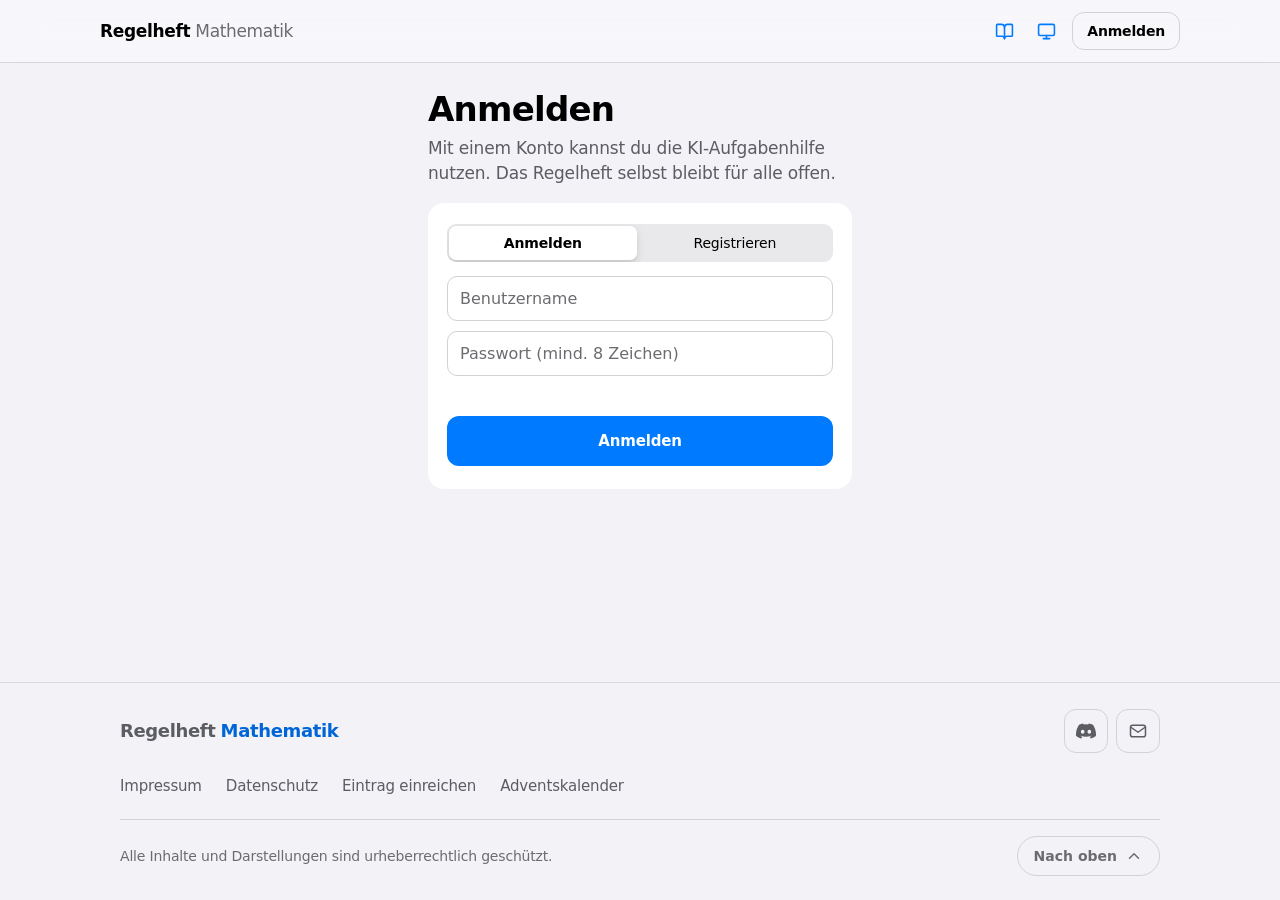
<file: anmeldung.html>
<!DOCTYPE html>
<html lang="de">
<head>
<meta charset="UTF-8">
<meta name="viewport" content="width=device-width, initial-scale=1">
<title>Anmelden & Registrieren – Regelheft Mathematik</title>
<link rel="icon" type="image/png" href="favicon.png?v=2">
<link rel="apple-touch-icon" href="apple-touch-icon.png?v=2">
<meta name="apple-mobile-web-app-title" content="Regelheft">
<meta name="copyright" content="Alle Inhalte und Darstellungen sind urheberrechtlich geschützt.">
<meta name="theme-color" content="#ffffff">
<meta name="color-scheme" content="light dark">
<script src="assets/js/theme-init.js?v=20261115a"></script>
<link rel="stylesheet" href="assets/css/fonts.css?v=20261109a">
<link rel="stylesheet" href="assets/css/style.css?v=20261126a">
<link rel="stylesheet" href="assets/css/footer.css?v=20261109a">
<link rel="stylesheet" href="assets/css/seiten.css?v=20261109a">
<link rel="stylesheet" href="assets/css/theme.css?v=20261109a">
<link rel="stylesheet" href="assets/css/header.css?v=20261124a">
<link rel="stylesheet" href="assets/css/heft-font.css?v=20261109a">
<link rel="stylesheet" href="assets/css/heft.css?v=20261126a">
<link rel="stylesheet" href="assets/css/konto.css?v=20261109a">
<link rel="stylesheet" href="assets/css/ui.css?v=20261119a">
<link rel="stylesheet" href="assets/css/apple.css?v=20261116a">
<link rel="stylesheet" href="assets/css/swiftui.css?v=20261116a">
<link rel="stylesheet" href="assets/css/bewegung.css?v=20261127d">
</head>
<body>
<a class="skip-link" href="#main">Zum Inhalt springen</a>

<header class="top">
  <div class="toprow"><a class="brand" href="index.html"><h1>Regelheft<span> Mathematik</span></h1></a><div data-account></div></div>
</header>

<main id="main" tabindex="-1">
<div class="page page--narrow">
  <h2 class="page-title" id="authTitle">Anmelden</h2>
  <p class="page-lead">Mit einem Konto kannst du die KI-Aufgabenhilfe nutzen. Das Regelheft selbst bleibt für alle offen.</p>

  <div class="auth-card" id="authCard">
    <div class="auth-tabs" role="tablist"><button type="button" id="authTabLogin" class="on" role="tab">Anmelden</button><button type="button" id="authTabReg" role="tab">Registrieren</button></div>
    <form id="authForm" novalidate>
      <input class="auth-in" id="authUser" placeholder="Benutzername" autocomplete="username" autocapitalize="none" autocorrect="off" maxlength="30">
      <input class="auth-in is-hidden" id="authMail" type="email" placeholder="E-Mail-Adresse" autocomplete="email" inputmode="email" maxlength="120">
      <input class="auth-in" id="authPw" type="password" placeholder="Passwort (mind. 8 Zeichen)" autocomplete="current-password" maxlength="100">
      <div id="authRegOnly" style="display:none">
        <label class="auth-chk"><input type="checkbox" id="authAge"><span>Ich bin mindestens 16 Jahre alt oder habe die Erlaubnis meiner Erziehungsberechtigten.</span></label>
        <label class="auth-chk"><input type="checkbox" id="authConsent"><span>Ich habe die <a href="datenschutz.html" target="_blank">Datenschutzerklärung</a> gelesen. Ich weiß, dass meine Chats mit der KI (inklusive einer kleinen Vorschau meiner Fotos) gespeichert werden, vom Betreiber eingesehen werden können und zur Verarbeitung an einen KI-Anbieter (z. B. ScherAI, Google oder Groq) gesendet werden.</span></label>
      </div>
      <div class="auth-err" id="authErr" role="alert"></div>
      <button class="ai-btn" id="authSubmit" type="submit">Anmelden</button>
    </form>
    <div id="googleWrap" class="is-hidden">
      <div class="or-sep">oder</div>
      <a class="g-btn" id="googleBtn" href="#"><svg viewBox="0 0 24 24" aria-hidden="true"><path fill="#4285F4" d="M23.5 12.27c0-.85-.08-1.67-.22-2.45H12v4.64h6.46a5.53 5.53 0 0 1-2.4 3.62v3h3.88c2.27-2.09 3.56-5.17 3.56-8.81z"/><path fill="#34A853" d="M12 24c3.24 0 5.96-1.07 7.94-2.91l-3.88-3c-1.07.72-2.45 1.15-4.06 1.15-3.12 0-5.77-2.11-6.71-4.95H1.28v3.1A12 12 0 0 0 12 24z"/><path fill="#FBBC05" d="M5.29 14.29a7.2 7.2 0 0 1 0-4.58v-3.1H1.28a12 12 0 0 0 0 10.78l4.01-3.1z"/><path fill="#EA4335" d="M12 4.77c1.76 0 3.34.6 4.58 1.79l3.44-3.44A11.5 11.5 0 0 0 12 0 12 12 0 0 0 1.28 6.61l4.01 3.1C6.23 6.88 8.88 4.77 12 4.77z"/></svg><span id="googleTxt">Mit Google anmelden</span></a>
    </div>
  </div>

  <div class="auth-card is-hidden" id="authVerify">
    <h3 style="margin:0 0 8px;font-size:20px;letter-spacing:-.02em">E-Mail bestätigen</h3>
    <p class="dlg-lead" id="vLead"></p>
    <input class="auth-in" id="vCode" inputmode="numeric" autocomplete="one-time-code" maxlength="6" placeholder="6-stelliger Code">
    <div class="auth-err" id="vErr" role="alert"></div>
    <button class="ai-btn" id="vGo" type="button">Bestätigen</button>
    <div class="dlg-links"><button class="dlg-link" id="vResend" type="button">Code erneut senden</button></div>
  </div>

  <div class="auth-card is-hidden" id="authGConsent">
    <h3 style="margin:0 0 8px;font-size:20px;letter-spacing:-.02em">Fast geschafft</h3>
    <p class="dlg-lead" id="gLead"></p>
    <label class="auth-chk"><input type="checkbox" id="gAge"><span>Ich bin mindestens 16 Jahre alt oder habe die Erlaubnis meiner Erziehungsberechtigten.</span></label>
    <label class="auth-chk"><input type="checkbox" id="gConsent"><span>Ich habe die <a href="datenschutz.html" target="_blank">Datenschutzerklärung</a> gelesen und weiß, dass meine Chats mit der KI gespeichert und zur Verarbeitung an einen KI-Anbieter gesendet werden.</span></label>
    <div class="auth-err" id="gErr" role="alert"></div>
    <button class="ai-btn" id="gGo" type="button">Konto erstellen</button>
  </div>

  <div class="auth-card is-hidden" id="authDone">
    <div class="auth-success">Du bist angemeldet als <b id="authDoneUser"></b>.</div>
    <div class="btn-row">
      <a class="ai-btn" href="index.html">Zum Regelheft</a>
      <a class="ai-btn ghost" href="ki.html">KI-Aufgabenhilfe</a>
      <a class="ai-btn ghost" href="konto.html">Mein Konto</a>
    </div>
  </div>
</div>
</main>

<footer id="siteFooter"></footer>

<script src="assets/js/config.js?v=20261126a"></script>
<script src="assets/js/footer.js?v=20261126a"></script>
<script src="assets/js/core.js?v=20261126a"></script>
<script src="assets/js/icons.js?v=20261116b"></script>
<script src="assets/js/layout.js?v=20261116a"></script>
<script src="assets/js/bewegung.js?v=20261127d"></script>
<script src="assets/js/anmeldung.js?v=20261109a"></script>
</body>
</html>
</file>
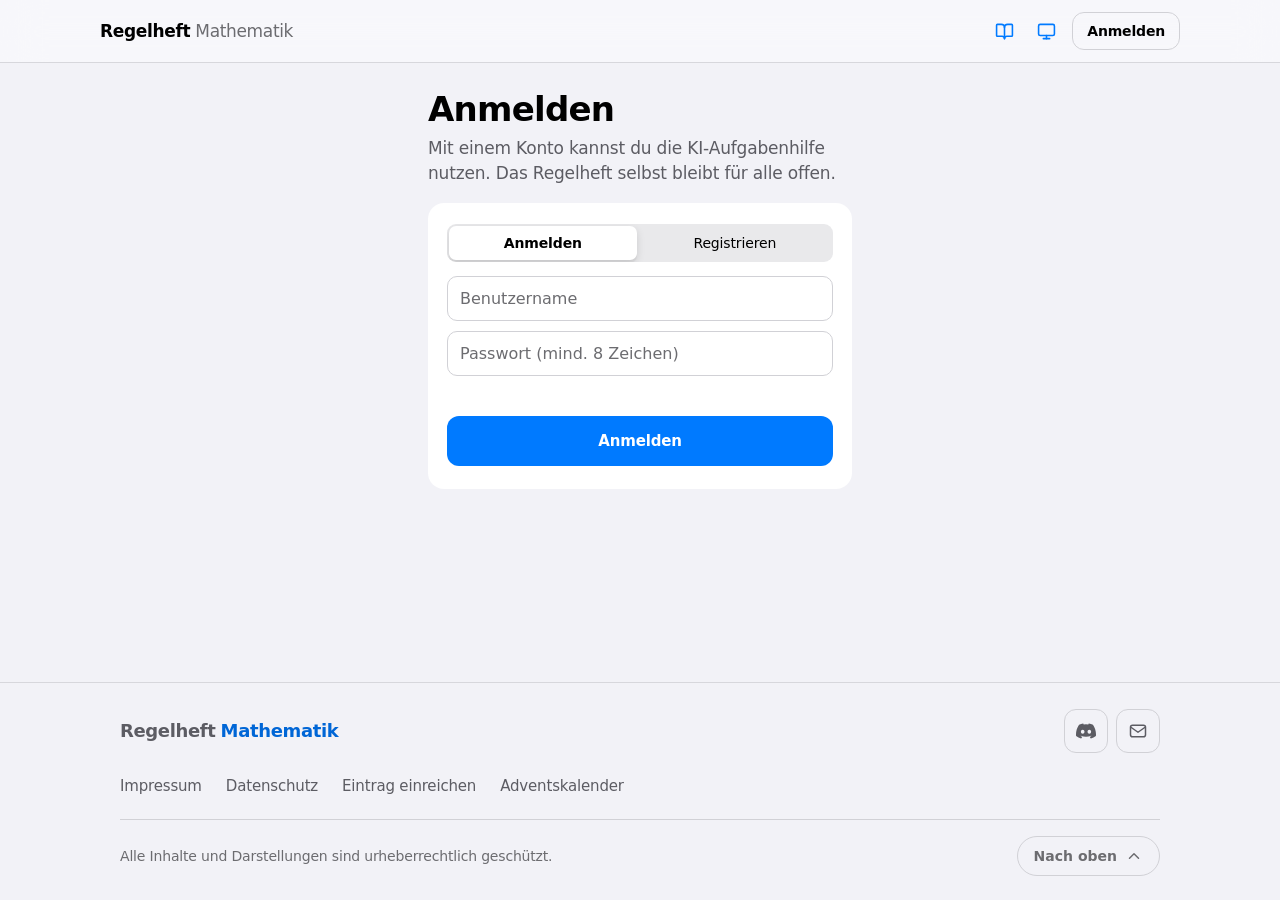
<file: dashboard.html>
<!DOCTYPE html>
<html lang="de">
<head>
<meta charset="UTF-8">
<meta name="viewport" content="width=device-width, initial-scale=1">
<title>Dashboard – Regelheft Mathematik</title>
<link rel="icon" type="image/png" href="favicon.png?v=2">
<link rel="apple-touch-icon" href="apple-touch-icon.png?v=2">
<meta name="apple-mobile-web-app-title" content="Regelheft">
<meta name="copyright" content="Alle Inhalte und Darstellungen sind urheberrechtlich geschützt.">
<meta name="robots" content="noindex">
<meta name="theme-color" content="#ffffff">
<meta name="color-scheme" content="light dark">
<script src="assets/js/theme-init.js?v=20261115a"></script>
<link rel="stylesheet" href="assets/css/fonts.css?v=20261109a">
<link rel="stylesheet" href="assets/css/style.css?v=20261126a">
<link rel="stylesheet" href="assets/css/footer.css?v=20261109a">
<link rel="stylesheet" href="assets/css/seiten.css?v=20261109a">
<link rel="stylesheet" href="assets/css/theme.css?v=20261109a">
<link rel="stylesheet" href="assets/css/header.css?v=20261124a">
<link rel="stylesheet" href="assets/css/heft-font.css?v=20261109a">
<link rel="stylesheet" href="assets/css/heft.css?v=20261126a">
<link rel="stylesheet" href="assets/css/konto.css?v=20261109a">
<link rel="stylesheet" href="assets/css/ui.css?v=20261119a">
<link rel="stylesheet" href="assets/css/apple.css?v=20261116a">
<link rel="stylesheet" href="assets/css/swiftui.css?v=20261116a">
<link rel="stylesheet" href="assets/css/bewegung.css?v=20261127d">
</head>
<body>
<a class="skip-link" href="#main">Zum Inhalt springen</a>

<header class="top">
  <div class="toprow"><a class="brand" href="index.html"><h1>Regelheft<span> Mathematik</span></h1></a><div data-account></div></div>
</header>

<main id="main" tabindex="-1">
<div class="page page--wide u-root">
  <div class="u-head"><h2 class="page-title" style="margin:0">Dashboard</h2><span class="u-badge u-hidden" id="dashRole"></span></div>
  <div class="u-skel" id="dashLoading" role="status" aria-label="Lädt"><i></i><i></i><i></i></div>
  <div class="u-card u-hidden" id="dashDenied"><div class="u-card-h">Kein Zugriff</div><div class="u-sub">Das Dashboard ist nur für den Betreiber und sein Team sichtbar.</div></div>
  <div class="u-hidden" id="dashApp">
    <div class="u-tabs" id="dashTabs" role="tablist"></div>
    <div id="dashBody"></div>
  </div>
</div>
</main>

<footer id="siteFooter"></footer>

<script src="assets/js/config.js?v=20261126a"></script>
<script src="assets/js/footer.js?v=20261126a"></script>
<script src="assets/js/regeln.js?v=20261126a"></script>
<script src="assets/js/physik.js?v=20261126a"></script>
<script src="assets/js/chemie.js?v=20261126a"></script>
<script src="assets/js/biologie.js?v=20261126a"></script>
<script src="assets/js/fach.js?v=20261127c"></script>
<script src="assets/js/core.js?v=20261126a"></script>
<script src="assets/js/icons.js?v=20261116b"></script>
<script src="assets/js/layout.js?v=20261116a"></script>
<script src="assets/js/bewegung.js?v=20261127d"></script>
<script src="assets/js/dashboard.js?v=20261126a"></script>
</body>
</html>
</file>
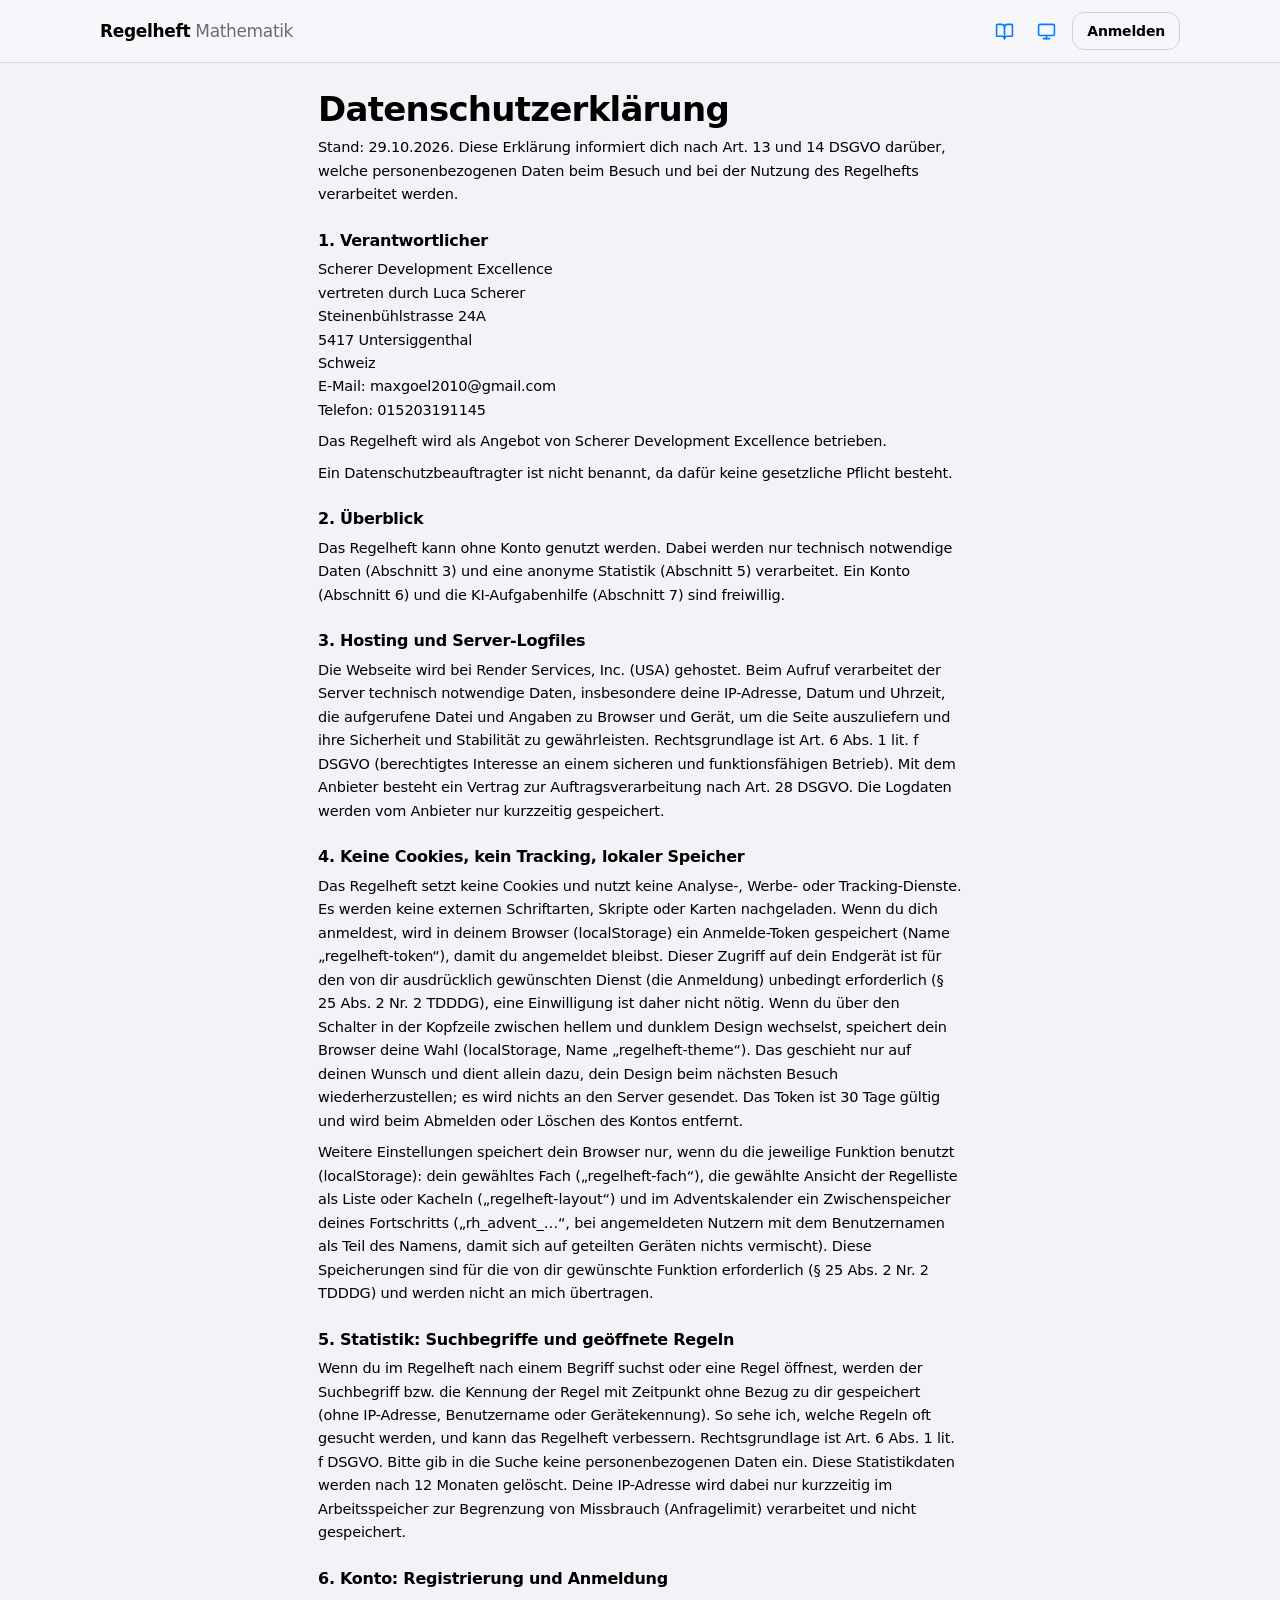
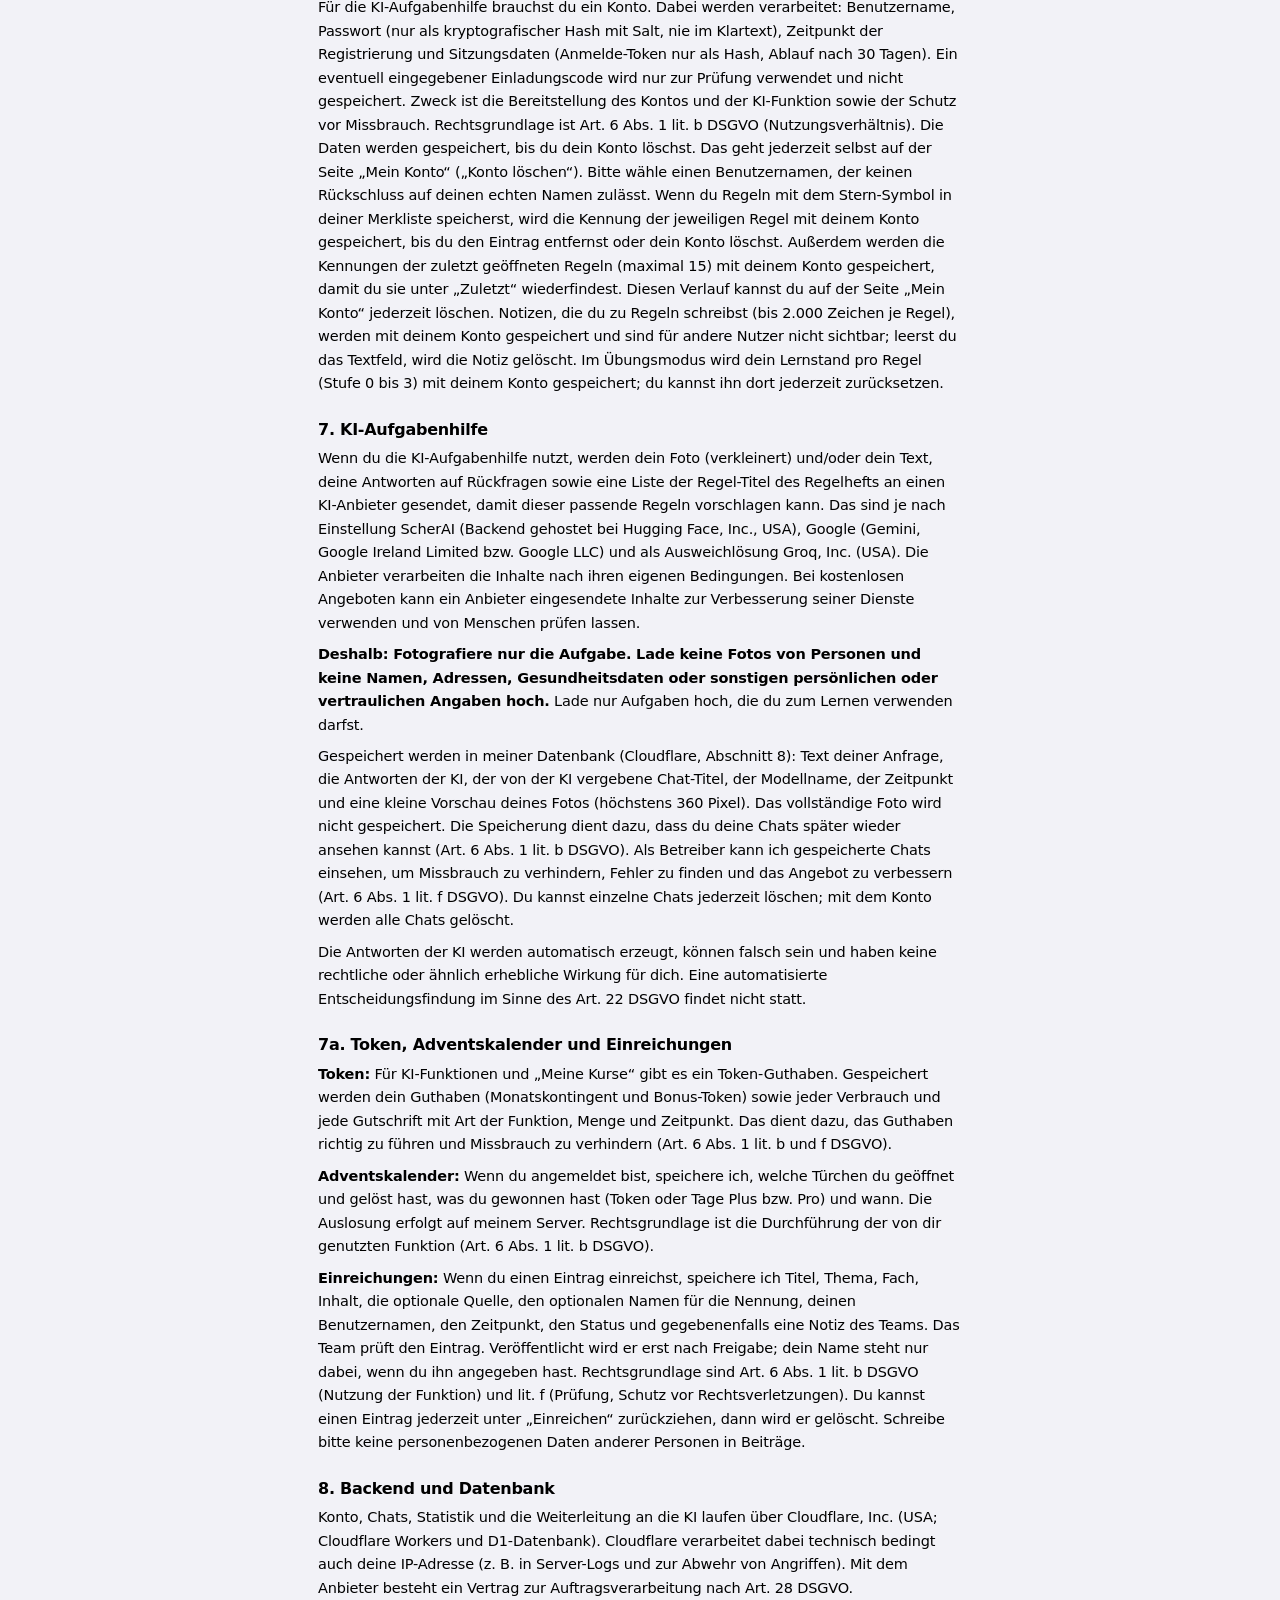
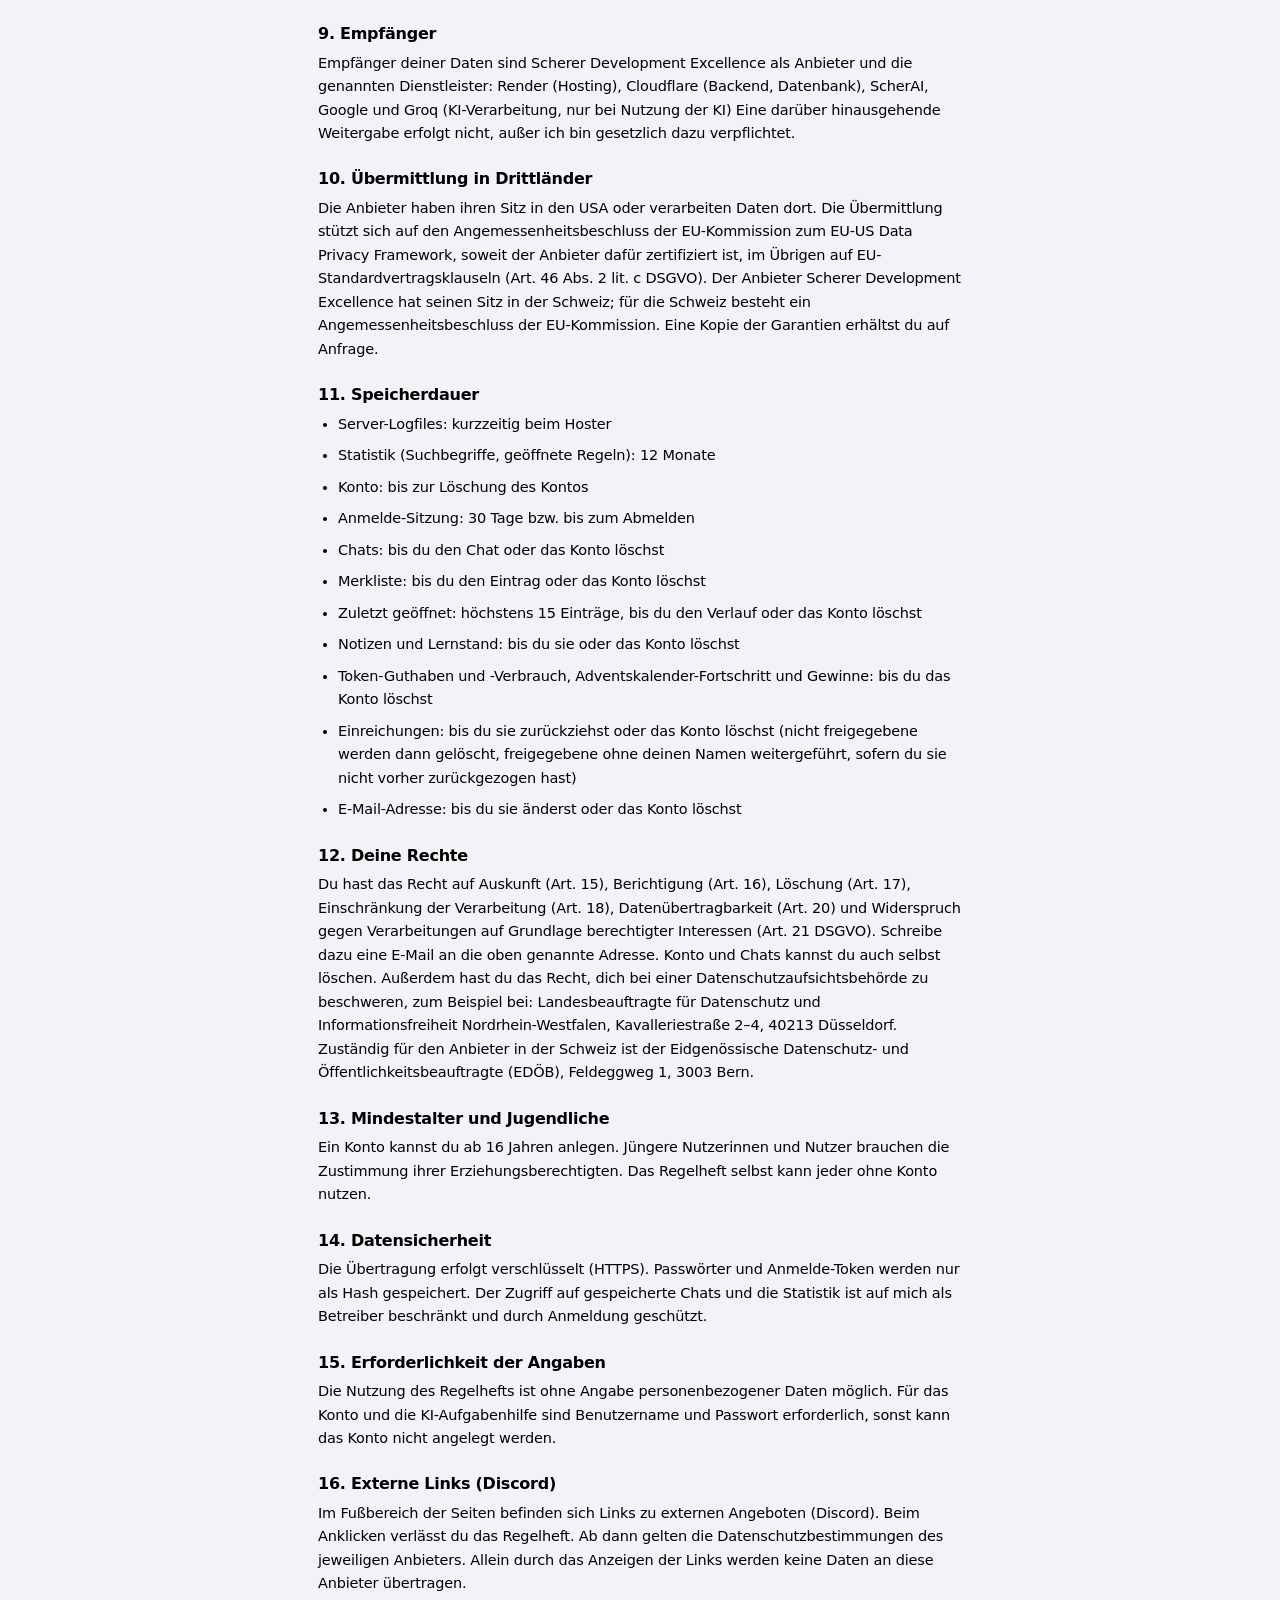
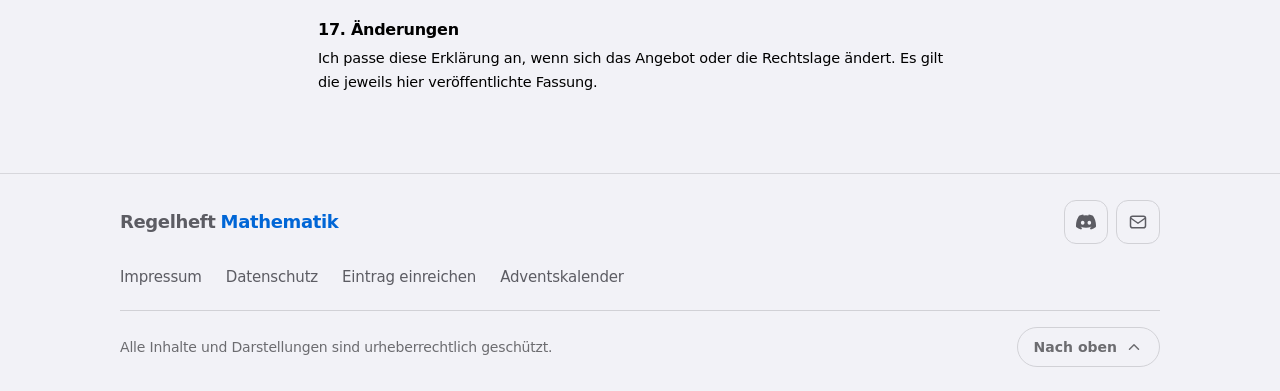
<file: datenschutz.html>
<!DOCTYPE html>
<html lang="de">
<head>
<meta charset="UTF-8">
<meta name="viewport" content="width=device-width, initial-scale=1">
<title>Datenschutzerklärung – Regelheft Mathematik</title>
<link rel="icon" type="image/png" href="favicon.png?v=2">
<link rel="apple-touch-icon" href="apple-touch-icon.png?v=2">
<meta name="apple-mobile-web-app-title" content="Regelheft">
<meta name="copyright" content="Alle Inhalte und Darstellungen sind urheberrechtlich geschützt.">
<meta name="theme-color" content="#ffffff">
<meta name="color-scheme" content="light dark">
<script src="assets/js/theme-init.js?v=20261115a"></script>
<link rel="stylesheet" href="assets/css/fonts.css?v=20261109a">
<link rel="stylesheet" href="assets/css/style.css?v=20261126a">
<link rel="stylesheet" href="assets/css/footer.css?v=20261109a">
<link rel="stylesheet" href="assets/css/seiten.css?v=20261109a">
<link rel="stylesheet" href="assets/css/theme.css?v=20261109a">
<link rel="stylesheet" href="assets/css/header.css?v=20261124a">
<link rel="stylesheet" href="assets/css/heft-font.css?v=20261109a">
<link rel="stylesheet" href="assets/css/heft.css?v=20261126a">
<link rel="stylesheet" href="assets/css/konto.css?v=20261109a">
<link rel="stylesheet" href="assets/css/ui.css?v=20261119a">
<link rel="stylesheet" href="assets/css/apple.css?v=20261116a">
<link rel="stylesheet" href="assets/css/swiftui.css?v=20261116a">
<link rel="stylesheet" href="assets/css/bewegung.css?v=20261127d">
</head>
<body>
<a class="skip-link" href="#main">Zum Inhalt springen</a>

<header class="top">
  <div class="toprow"><a class="brand" href="index.html"><h1>Regelheft<span> Mathematik</span></h1></a><div data-account></div></div>
</header>

<main id="main" tabindex="-1">
<div class="page">
  <h2 class="page-title">Datenschutzerklärung</h2>
  <div class="legal" id="legalBody"><noscript>Bitte aktiviere JavaScript, um die Datenschutzerklärung anzuzeigen.</noscript></div>
</div>
</main>

<footer id="siteFooter"></footer>

<script src="assets/js/config.js?v=20261126a"></script>
<script src="assets/js/footer.js?v=20261126a"></script>
<script src="assets/js/core.js?v=20261126a"></script>
<script src="assets/js/icons.js?v=20261116b"></script>
<script src="assets/js/layout.js?v=20261116a"></script>
<script src="assets/js/bewegung.js?v=20261127d"></script>
<script src="assets/js/rechtliches.js?v=20261126a"></script>
<script>renderLegal('datenschutz');</script>
</body>
</html>
</file>
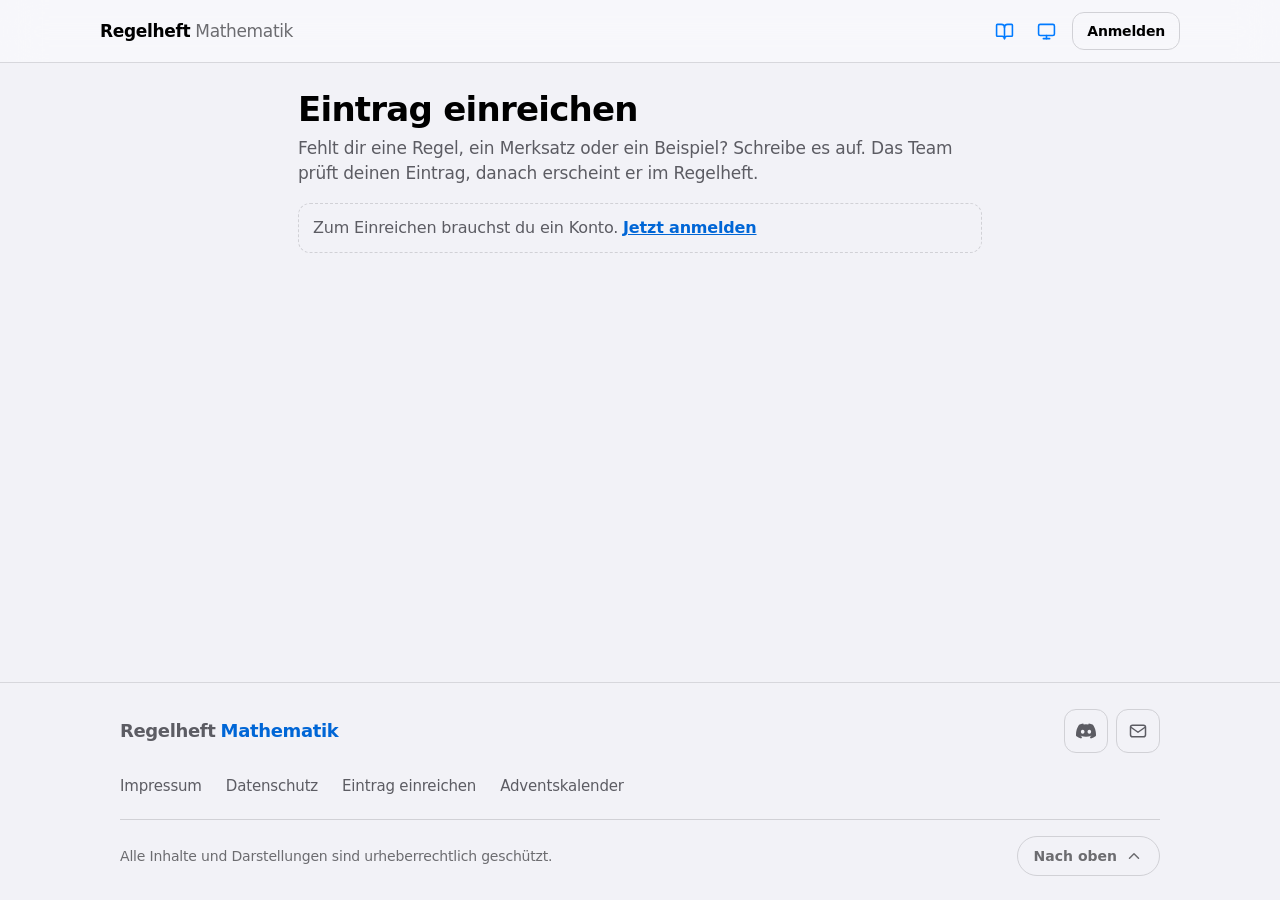
<file: einreichen.html>
<!DOCTYPE html>
<html lang="de">
<head>
<meta charset="UTF-8">
<meta name="viewport" content="width=device-width, initial-scale=1">
<title>Eintrag einreichen – Regelheft</title>
<link rel="icon" type="image/png" href="favicon.png?v=2">
<link rel="apple-touch-icon" href="apple-touch-icon.png?v=2">
<meta name="apple-mobile-web-app-title" content="Regelheft">
<meta name="description" content="Reiche eine Regel oder einen Merksatz fürs Regelheft ein. Nach der Prüfung durch das Team erscheint er im Regelheft.">
<meta name="copyright" content="Alle Inhalte und Darstellungen sind urheberrechtlich geschützt.">
<meta name="theme-color" content="#ffffff">
<meta name="color-scheme" content="light dark">
<script src="assets/js/theme-init.js?v=20261115a"></script>
<link rel="stylesheet" href="assets/css/fonts.css?v=20261109a">
<link rel="stylesheet" href="assets/css/style.css?v=20261126a">
<link rel="stylesheet" href="assets/css/footer.css?v=20261109a">
<link rel="stylesheet" href="assets/css/seiten.css?v=20261109a">
<link rel="stylesheet" href="assets/css/theme.css?v=20261109a">
<link rel="stylesheet" href="assets/css/header.css?v=20261124a">
<link rel="stylesheet" href="assets/css/heft-font.css?v=20261109a">
<link rel="stylesheet" href="assets/css/heft.css?v=20261126a">
<link rel="stylesheet" href="assets/css/konto.css?v=20261109a">
<link rel="stylesheet" href="assets/css/ui.css?v=20261119a">
<link rel="stylesheet" href="assets/css/apple.css?v=20261116a">
<link rel="stylesheet" href="assets/css/swiftui.css?v=20261116a">
<link rel="stylesheet" href="assets/css/einreichen.css?v=20261127a">
<link rel="stylesheet" href="assets/css/bewegung.css?v=20261127d">
</head>
<body>
<a class="skip-link" href="#main">Zum Inhalt springen</a>

<noscript><p class="noscript">Der Adventskalender braucht JavaScript. Bitte schalte es in deinem Browser ein.</p></noscript>
<header class="top">
  <div class="toprow"><a class="brand" href="index.html"><h1>Regelheft<span> Mathematik</span></h1></a><div data-account></div></div>
</header>

<main id="main" tabindex="-1">
<div class="page einr">
  <h2 class="page-title">Eintrag einreichen</h2>
  <p class="page-lead">Fehlt dir eine Regel, ein Merksatz oder ein Beispiel? Schreibe es auf. Das Team prüft deinen Eintrag, danach erscheint er im Regelheft.</p>

  <p class="e-need is-hidden" id="eNeed"></p>
  <p class="e-need is-hidden" id="eOff">Das Einreichen ist gerade nicht möglich.</p>

  <form class="e-form is-hidden" id="eForm" novalidate>
    <div class="e-field e-grp"><span>Fach</span><div class="mv-chips" id="eFachBar" role="group" aria-label="Fach wählen"></div></div>
    <div class="e-field e-grp"><span>Thema</span><div class="mv-chips" id="eCatChips" role="group" aria-label="Thema wählen"></div></div>
    <select id="eFach" hidden aria-hidden="true" tabindex="-1"></select><select id="eCat" hidden aria-hidden="true" tabindex="-1"></select>
    <label class="e-field is-hidden" id="eCatOwnW"><span>Eigenes Thema</span><input id="eCatOwn" type="text" maxlength="60" placeholder="z. B. Vektoren"></label>
    <label class="e-field"><span>Titel</span><input id="eTitle" type="text" maxlength="80" placeholder="z. B. Satz des Pythagoras"></label>
    <div class="e-field e-grp"><span>Inhalt</span>
      <div class="e-blocks" id="eBlocks"></div>
      <div class="e-add" role="group" aria-label="Baustein hinzufügen">
        <span class="e-add-l">Baustein hinzufügen</span>
        <button type="button" class="mv-chip" data-add="text">Text</button>
        <button type="button" class="mv-chip" data-add="bullet">Aufzählung</button>
        <button type="button" class="mv-chip" data-add="formula">Formel</button>
        <button type="button" class="mv-chip" data-add="note">Merkkasten</button>
        <button type="button" class="mv-chip" data-add="head">Überschrift</button>
        <button type="button" class="mv-chip" data-add="table">Tabelle</button>
      </div>
      <div class="e-sym" id="eSym" role="group" aria-label="Sonderzeichen einfügen"></div>
      <textarea id="eBody" hidden aria-hidden="true" tabindex="-1"></textarea>
    </div>
    <div class="e-meta"><span id="eCount">0 / 4000</span></div>
    <div class="e-prev-w"><div class="e-prev-h">Vorschau</div><div class="e-prev" id="ePrev" aria-live="polite"><span class="e-muted">Hier siehst du, wie dein Eintrag aussieht.</span></div></div>
    <label class="e-field"><span>Quelle (optional)</span><input id="eSource" type="text" maxlength="200" placeholder="z. B. eigene Mitschrift aus dem Unterricht"></label>
    <label class="e-field"><span>Name unter dem Eintrag (optional)</span><input id="eCredit" type="text" maxlength="40" placeholder="Leer lassen, wenn du nicht genannt werden möchtest"></label>
    <label class="e-check"><input type="checkbox" id="eRights"><span>Ich habe den Text selbst geschrieben oder darf ihn veröffentlichen. Er ist nicht aus Schulbüchern, Arbeitsblättern, Internetseiten oder fremden Heften abgeschrieben.</span></label>
    <label class="e-check"><input type="checkbox" id="eLicense"><span>Ich erlaube, dass mein Text im Regelheft veröffentlicht und dabei gekürzt oder korrigiert werden darf. Ich kann ihn jederzeit zurückziehen. Mehr dazu in den <a href="agb.html#einreichungen">Nutzungsbedingungen</a> und der <a href="datenschutz.html">Datenschutzerklärung</a>.</span></label>
    <p class="e-err" id="eErr" role="alert"></p>
    <button class="ai-btn" type="submit" id="eSend">Einreichen</button>
  </form>

  <section class="e-mine is-hidden" id="eMine" aria-labelledby="eMineH">
    <h3 id="eMineH">Meine Einreichungen</h3>
    <div id="eList"></div>
  </section>
</div>
</main>

<footer id="siteFooter"></footer>

<script src="assets/js/config.js?v=20261126a"></script>
<script src="assets/js/footer.js?v=20261126a"></script>
<script src="assets/js/core.js?v=20261126a"></script>
<script src="assets/js/icons.js?v=20261116b"></script>
<script src="assets/js/layout.js?v=20261116a"></script>
<script src="assets/js/bewegung.js?v=20261127d"></script>
<script src="assets/js/format.js?v=20261109a"></script>
<script src="assets/js/bereiche.js?v=20261126a"></script>
<script src="assets/js/einreichen.js?v=20261127b"></script>
</body>
</html>
</file>
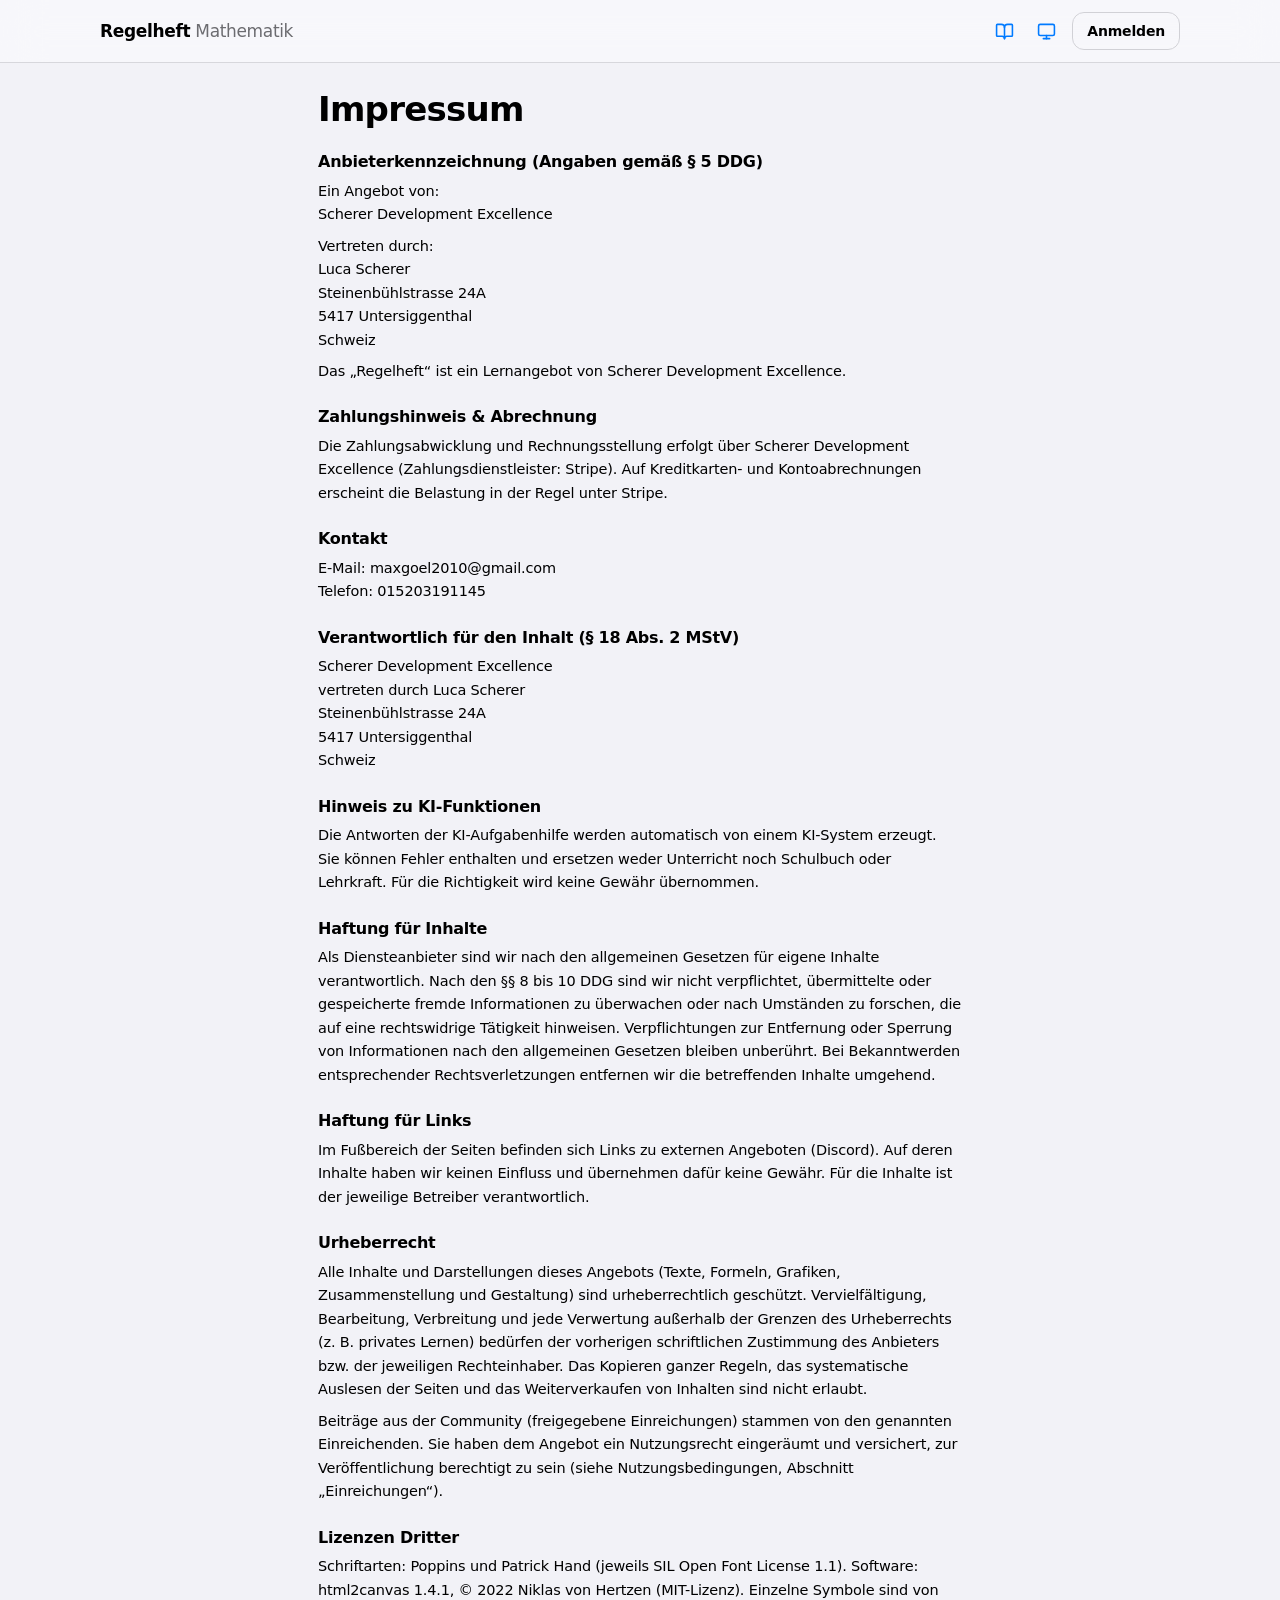
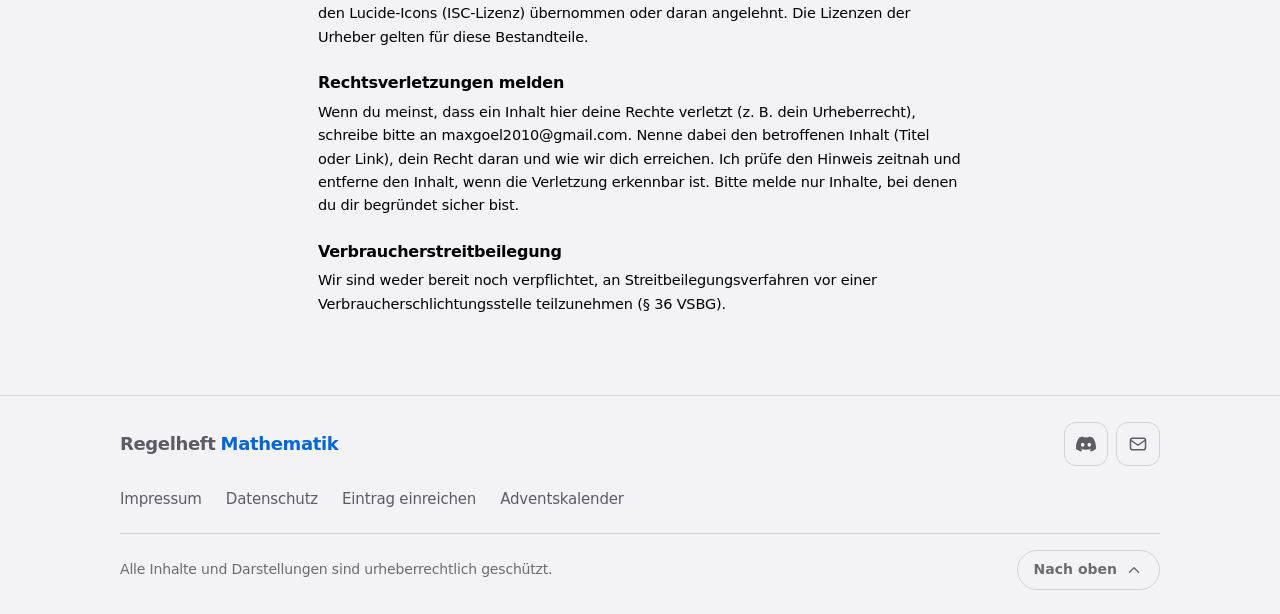
<file: impressum.html>
<!DOCTYPE html>
<html lang="de">
<head>
<meta charset="UTF-8">
<meta name="viewport" content="width=device-width, initial-scale=1">
<title>Impressum – Regelheft Mathematik</title>
<link rel="icon" type="image/png" href="favicon.png?v=2">
<link rel="apple-touch-icon" href="apple-touch-icon.png?v=2">
<meta name="apple-mobile-web-app-title" content="Regelheft">
<meta name="copyright" content="Alle Inhalte und Darstellungen sind urheberrechtlich geschützt.">
<meta name="theme-color" content="#ffffff">
<meta name="color-scheme" content="light dark">
<script src="assets/js/theme-init.js?v=20261115a"></script>
<link rel="stylesheet" href="assets/css/fonts.css?v=20261109a">
<link rel="stylesheet" href="assets/css/style.css?v=20261126a">
<link rel="stylesheet" href="assets/css/footer.css?v=20261109a">
<link rel="stylesheet" href="assets/css/seiten.css?v=20261109a">
<link rel="stylesheet" href="assets/css/theme.css?v=20261109a">
<link rel="stylesheet" href="assets/css/header.css?v=20261124a">
<link rel="stylesheet" href="assets/css/heft-font.css?v=20261109a">
<link rel="stylesheet" href="assets/css/heft.css?v=20261126a">
<link rel="stylesheet" href="assets/css/konto.css?v=20261109a">
<link rel="stylesheet" href="assets/css/ui.css?v=20261119a">
<link rel="stylesheet" href="assets/css/apple.css?v=20261116a">
<link rel="stylesheet" href="assets/css/swiftui.css?v=20261116a">
<link rel="stylesheet" href="assets/css/bewegung.css?v=20261127d">
</head>
<body>
<a class="skip-link" href="#main">Zum Inhalt springen</a>

<header class="top">
  <div class="toprow"><a class="brand" href="index.html"><h1>Regelheft<span> Mathematik</span></h1></a><div data-account></div></div>
</header>

<main id="main" tabindex="-1">
<div class="page">
  <h2 class="page-title">Impressum</h2>
  <div class="legal" id="legalBody"><noscript>Bitte aktiviere JavaScript, um das Impressum anzuzeigen.</noscript></div>
</div>
</main>

<footer id="siteFooter"></footer>

<script src="assets/js/config.js?v=20261126a"></script>
<script src="assets/js/footer.js?v=20261126a"></script>
<script src="assets/js/core.js?v=20261126a"></script>
<script src="assets/js/icons.js?v=20261116b"></script>
<script src="assets/js/layout.js?v=20261116a"></script>
<script src="assets/js/bewegung.js?v=20261127d"></script>
<script src="assets/js/rechtliches.js?v=20261126a"></script>
<script>renderLegal('impressum');</script>
</body>
</html>
</file>
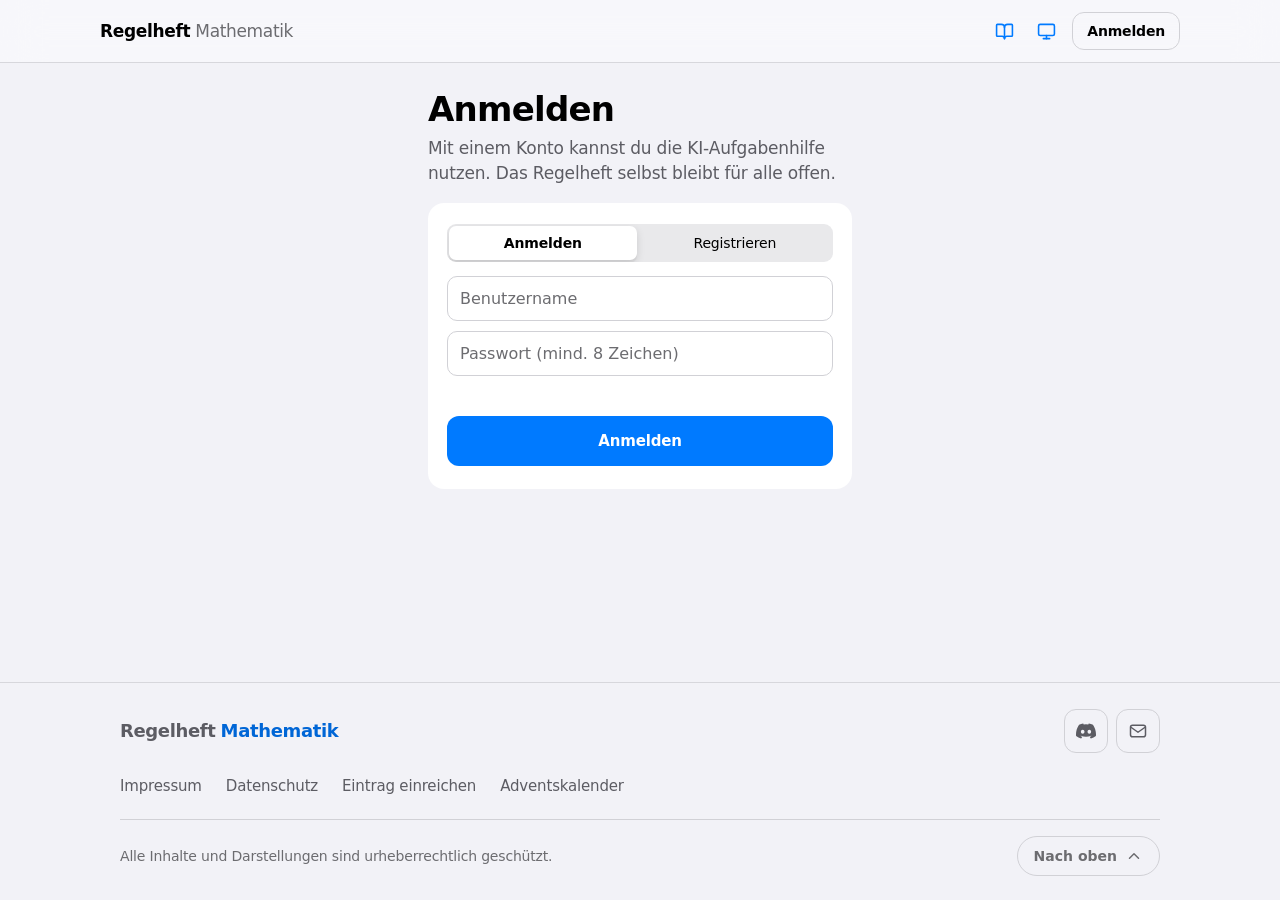
<file: ki.html>
<!DOCTYPE html>
<html lang="de">
<head>
<meta charset="UTF-8">
<meta name="viewport" content="width=device-width, initial-scale=1">
<title>KI-Aufgabenhilfe – Regelheft Mathematik</title>
<link rel="icon" type="image/png" href="favicon.png?v=2">
<link rel="apple-touch-icon" href="apple-touch-icon.png?v=2">
<meta name="apple-mobile-web-app-title" content="Regelheft">
<meta name="copyright" content="Alle Inhalte und Darstellungen sind urheberrechtlich geschützt.">
<meta name="robots" content="noindex">
<meta name="theme-color" content="#ffffff">
<meta name="color-scheme" content="light dark">
<script src="assets/js/theme-init.js?v=20261115a"></script>
<link rel="stylesheet" href="assets/css/fonts.css?v=20261109a">
<link rel="stylesheet" href="assets/css/style.css?v=20261126a">
<link rel="stylesheet" href="assets/css/footer.css?v=20261109a">
<link rel="stylesheet" href="assets/css/seiten.css?v=20261109a">
<link rel="stylesheet" href="assets/css/theme.css?v=20261109a">
<link rel="stylesheet" href="assets/css/header.css?v=20261124a">
<link rel="stylesheet" href="assets/css/heft-font.css?v=20261109a">
<link rel="stylesheet" href="assets/css/heft.css?v=20261126a">
<link rel="stylesheet" href="assets/css/konto.css?v=20261109a">
<link rel="stylesheet" href="assets/css/ui.css?v=20261119a">
<link rel="stylesheet" href="assets/css/apple.css?v=20261116a">
<link rel="stylesheet" href="assets/css/swiftui.css?v=20261116a">
<link rel="stylesheet" href="assets/css/bewegung.css?v=20261127d">
</head>
<body>
<a class="skip-link" href="#main">Zum Inhalt springen</a>

<header class="top">
  <div class="toprow"><a class="brand" href="index.html"><h1>Regelheft<span> Mathematik</span></h1></a><div data-account></div></div>
</header>

<main id="main" tabindex="-1">
<div class="page ai-page">
  <div data-fach-switch></div>
  <h2 class="page-title">KI-Aufgabenhilfe</h2>
  <p class="page-lead is-loading" id="kiLoading">Lade …</p>
  <div id="kiApp" class="is-hidden">
    <p class="ai-note">Die Antworten stammen von einer KI und können Fehler enthalten. Fotografiere nur die Aufgabe, keine Personen und keine persönlichen Daten. Die Inhalte werden zur Verarbeitung an Google oder Groq gesendet. <a href="datenschutz.html">Datenschutz</a></p>
    <p class="ki-quota" id="kiQuota"></p>
    <div class="ai-bar"><button class="ai-btn ghost" id="aiHistBtn">Chats (0)</button><button class="ai-btn" id="aiNewChat">+ Neuer Chat</button></div>
    <div id="aiHist" style="display:none"><div id="aiHistList"></div></div>
    <div id="aiChats"></div>
  </div>
</div>
</main>

<template id="aiTpl">
  <div class="ai-chat">
    <h3 class="ai-title">Neuer Chat</h3>
    <div class="ai-setup">
      <p class="ai-sub">Fotografiere deine Aufgabe oder schreib sie auf. Die KI schlägt dir passende Regeln aus dem Regelheft vor. Ist die Aufgabe unklar, stellt sie dir eine Rückfrage.</p>
      <input type="file" class="ai-file" accept="image/*" hidden>
      <button class="ai-pick">Foto aufnehmen oder auswählen</button>
      <div class="ai-preview"><img class="ai-prev-img" alt="Vorschau"><button class="ai-remove">Entfernen</button></div>
      <textarea class="ai-text" rows="2" placeholder="Notiz zur Aufgabe (optional, z. B. „Aufgabe 3b“)"></textarea>
      <button class="ai-btn ai-go" disabled>Passende Regeln finden</button>
    </div>
    <div class="ai-thread"></div>
    <button class="ai-btn ai-del" style="display:none">Chat löschen</button>
  </div>
</template>

<footer id="siteFooter"></footer>

<script src="assets/js/config.js?v=20261126a"></script>
<script src="assets/js/footer.js?v=20261126a"></script>
<script src="assets/js/regeln.js?v=20261126a"></script>
<script src="assets/js/physik.js?v=20261126a"></script>
<script src="assets/js/chemie.js?v=20261126a"></script>
<script src="assets/js/biologie.js?v=20261126a"></script>
<script src="assets/js/fach.js?v=20261127c"></script>
<script src="assets/js/core.js?v=20261126a"></script>
<script src="assets/js/icons.js?v=20261116b"></script>
<script src="assets/js/layout.js?v=20261116a"></script>
<script src="assets/js/bewegung.js?v=20261127d"></script>
<script src="assets/js/ki.js?v=20261126a"></script>
</body>
</html>
</file>
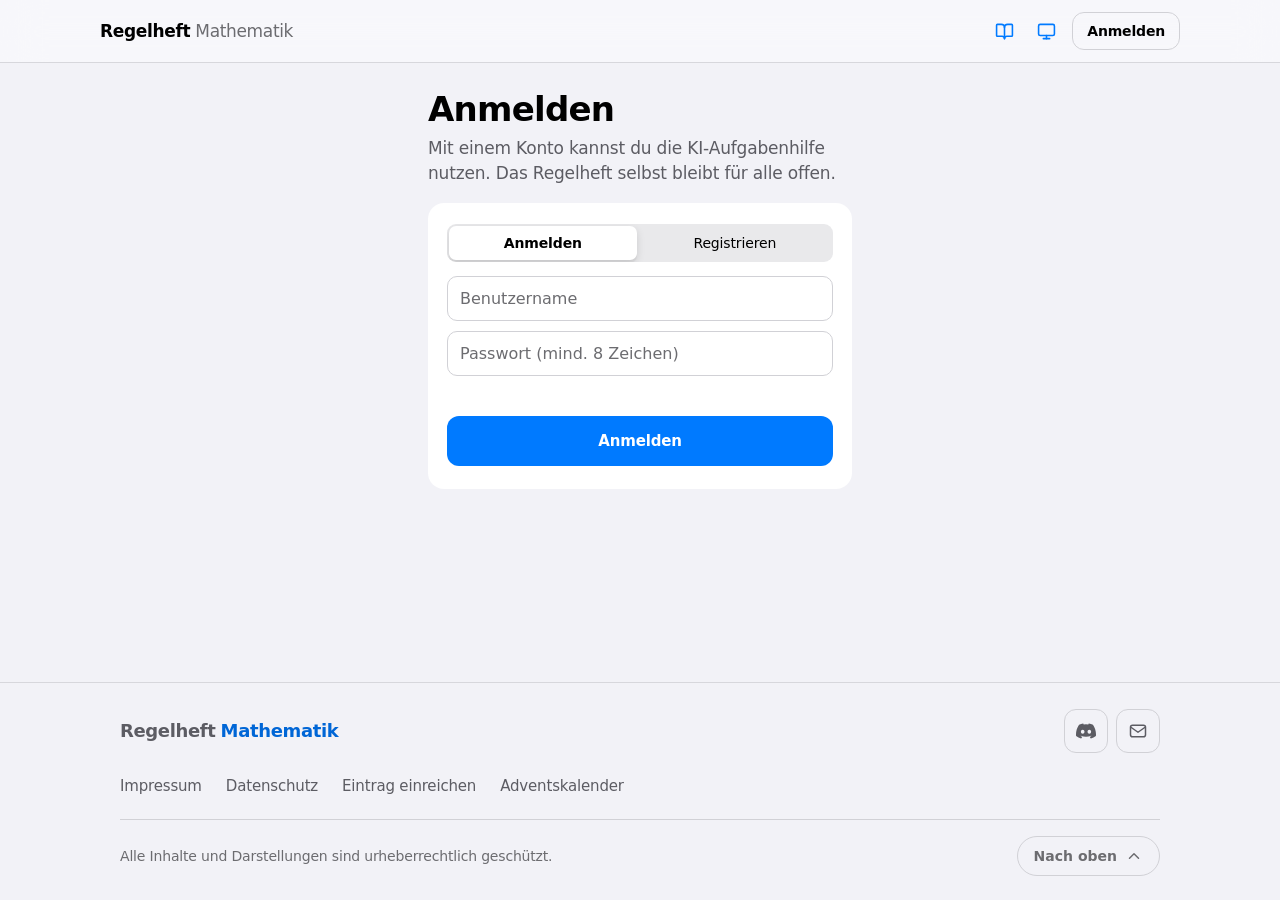
<file: konto.html>
<!DOCTYPE html>
<html lang="de">
<head>
<meta charset="UTF-8">
<meta name="viewport" content="width=device-width, initial-scale=1">
<title>Mein Konto – Regelheft Mathematik</title>
<link rel="icon" type="image/png" href="favicon.png?v=2">
<link rel="apple-touch-icon" href="apple-touch-icon.png?v=2">
<meta name="apple-mobile-web-app-title" content="Regelheft">
<meta name="copyright" content="Alle Inhalte und Darstellungen sind urheberrechtlich geschützt.">
<meta name="robots" content="noindex">
<meta name="theme-color" content="#ffffff">
<meta name="color-scheme" content="light dark">
<script src="assets/js/theme-init.js?v=20261115a"></script>
<link rel="stylesheet" href="assets/css/fonts.css?v=20261109a">
<link rel="stylesheet" href="assets/css/style.css?v=20261126a">
<link rel="stylesheet" href="assets/css/footer.css?v=20261109a">
<link rel="stylesheet" href="assets/css/seiten.css?v=20261109a">
<link rel="stylesheet" href="assets/css/theme.css?v=20261109a">
<link rel="stylesheet" href="assets/css/header.css?v=20261124a">
<link rel="stylesheet" href="assets/css/heft-font.css?v=20261109a">
<link rel="stylesheet" href="assets/css/heft.css?v=20261126a">
<link rel="stylesheet" href="assets/css/konto.css?v=20261109a">
<link rel="stylesheet" href="assets/css/ui.css?v=20261119a">
<link rel="stylesheet" href="assets/css/apple.css?v=20261116a">
<link rel="stylesheet" href="assets/css/swiftui.css?v=20261116a">
<link rel="stylesheet" href="assets/css/bewegung.css?v=20261127d">
</head>
<body>
<a class="skip-link" href="#main">Zum Inhalt springen</a>

<header class="top">
  <div class="toprow"><a class="brand" href="index.html"><h1>Regelheft<span> Mathematik</span></h1></a><div data-account></div></div>
</header>

<main id="main" tabindex="-1">
<div class="page page--konto u-root">
  <h2 class="page-title">Mein Konto</h2>
  <div class="u-skel" id="kontoLoading" role="status" aria-label="Lädt"><i></i><i></i><i></i></div>
  <div class="u-hidden" id="kontoApp">

    <div class="u-hero">
      <span class="u-av" id="kontoAv" aria-hidden="true">?</span>
      <div class="u-hero-tx"><b id="kontoUser"></b><div class="u-row-flex" id="kontoBadges"></div></div>
      <div class="u-row-flex">
        <a class="u-btn ghost sm u-hidden" id="kontoDash" href="dashboard.html"><span data-icon="dashboard" data-size="16" style="display:inline-flex"></span>Dashboard</a>
        <button class="u-btn ghost sm" id="kontoLogout" type="button"><span data-icon="logout" data-size="16" style="display:inline-flex"></span>Abmelden</button>
      </div>
    </div>

    <div class="u-card u-hidden" id="kPro">
      <div class="u-card-h"><span data-icon="crown" data-size="18" style="display:inline-flex"></span>Tarif</div>
      <div class="u-plan"><span class="u-plan-ic" id="kPlanIc"></span><div class="u-plan-tx"><b id="kPlanName"></b><span class="u-sub" id="kPlanSub"></span></div></div>
      <div id="kQuota" class="u-hidden"><div class="u-meter"><i id="kQuotaBar"></i></div><div class="u-sub" id="kQuotaTx"></div></div>
      <div class="u-actions" id="kProBtns" style="margin-top:12px"></div>
      <div class="u-confirm u-hidden" id="kCancelBox">
        <div><b>Tarif wirklich kündigen?</b><br><span id="kCancelTxt"></span></div>
        <div class="u-actions"><button class="u-btn danger solid" id="kCancelYes" type="button">Ja, kündigen</button><button class="u-btn ghost" id="kCancelNo" type="button">Behalten</button></div>
      </div>
      <div class="u-msg err" id="kProErr" role="alert"></div>
    </div>

    <div class="u-card">
      <div class="u-card-h"><span data-icon="mail" data-size="18" style="display:inline-flex"></span>E-Mail</div>
      <div class="u-row-flex" style="justify-content:space-between"><span id="kMail" style="min-width:0;overflow-wrap:anywhere"></span><span id="kMailBadge" class="u-badge u-hidden"></span></div>
      <button class="u-btn ghost sm" id="kMailBtn" type="button" style="margin-top:12px">E-Mail angeben</button>
    </div>

    <div class="u-card">
      <div class="u-card-h"><span data-icon="sparkles" data-size="18" style="display:inline-flex"></span>Schnellzugriff</div>
      <div class="u-links">
        <a class="u-btn ghost" href="ki.html" id="kLinkKi">KI-Aufgabenhilfe</a>
        <a class="u-btn ghost" href="kurse.html" id="kLinkKurse">Meine Kurse</a>
        <button class="u-btn ghost" id="kontoClearRecent" type="button">Verlauf löschen</button>
      </div>
    </div>

    <div class="u-acc u-danger" id="kDanger">
      <button type="button" class="u-acc-h" aria-expanded="false"><span data-icon="trash" data-size="18" style="display:inline-flex"></span><span class="u-grow">Konto löschen</span><span class="u-chev" data-icon="chevron-down" data-size="18"></span></button>
      <div class="u-acc-b"><div class="u-acc-in">
        <div class="u-sub" style="margin-bottom:12px">Konto, Chats und Anmeldungen werden unwiderruflich gelöscht. Ein laufendes Abo wird beendet.</div>
        <input class="u-in" id="delPw" type="password" autocomplete="current-password" placeholder="Passwort zur Bestätigung">
        <div class="u-msg err" id="delErr" role="alert"></div>
        <button class="u-btn danger solid block" id="delGo" type="button" style="margin-top:10px">Endgültig löschen</button>
      </div></div>
    </div>
  </div>
</div>
</main>

<footer id="siteFooter"></footer>

<script src="assets/js/config.js?v=20261126a"></script>
<script src="assets/js/footer.js?v=20261126a"></script>
<script src="assets/js/core.js?v=20261126a"></script>
<script src="assets/js/icons.js?v=20261116b"></script>
<script src="assets/js/layout.js?v=20261116a"></script>
<script src="assets/js/bewegung.js?v=20261127d"></script>
<script src="assets/js/konto.js?v=20261126a"></script>
</body>
</html>
</file>
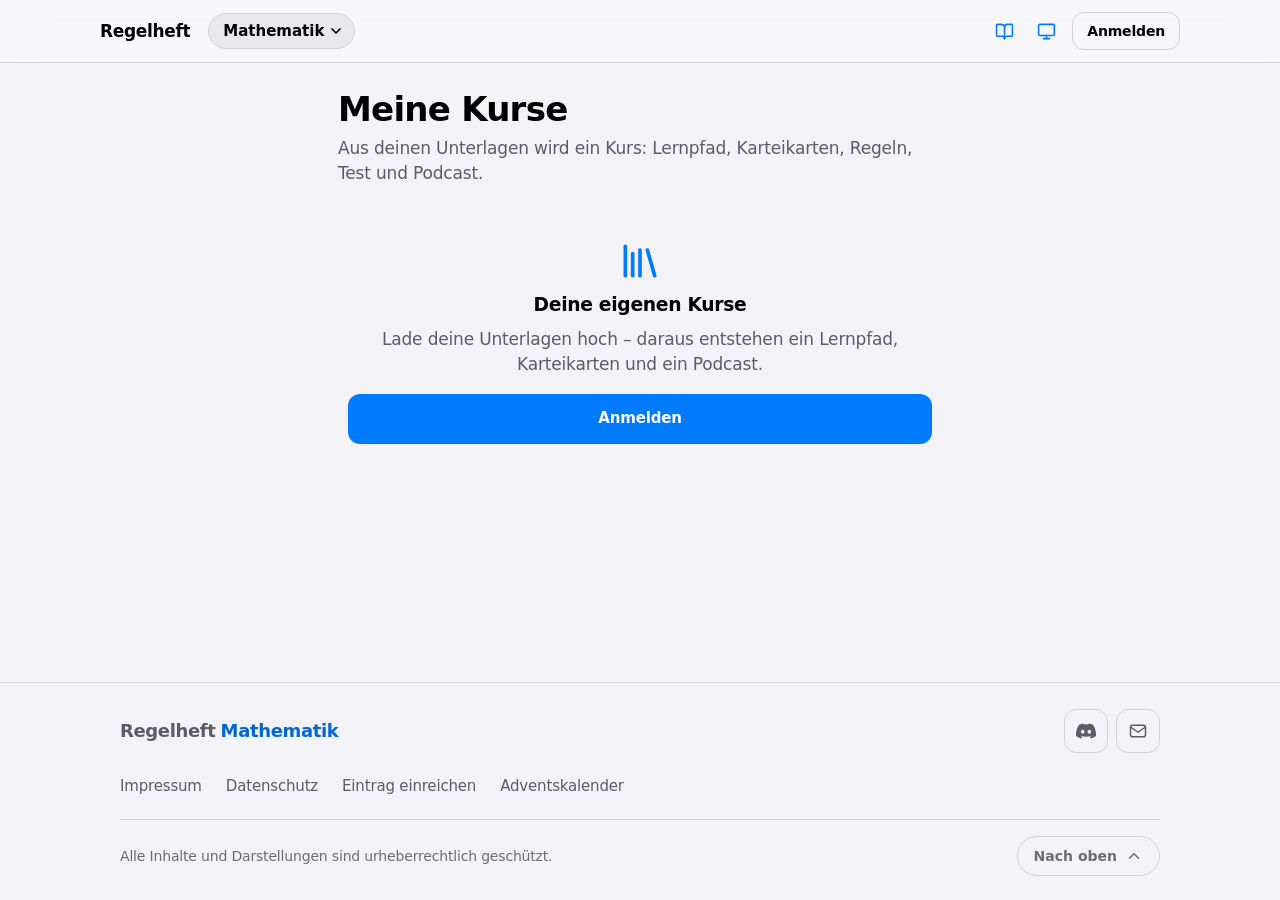
<file: kurse.html>
<!DOCTYPE html>
<html lang="de">
<head>
<meta charset="UTF-8">
<meta name="viewport" content="width=device-width, initial-scale=1">
<title>Meine Kurse – Regelheft Mathematik</title>
<link rel="icon" type="image/png" href="favicon.png?v=2">
<link rel="apple-touch-icon" href="apple-touch-icon.png?v=2">
<meta name="apple-mobile-web-app-title" content="Regelheft">
<meta name="copyright" content="Alle Inhalte und Darstellungen sind urheberrechtlich geschützt.">
<meta name="theme-color" content="#ffffff">
<meta name="color-scheme" content="light dark">
<script src="assets/js/theme-init.js?v=20261115a"></script>
<link rel="stylesheet" href="assets/css/fonts.css?v=20261109a">
<link rel="stylesheet" href="assets/css/style.css?v=20261126a">
<link rel="stylesheet" href="assets/css/footer.css?v=20261109a">
<link rel="stylesheet" href="assets/css/seiten.css?v=20261109a">
<link rel="stylesheet" href="assets/css/theme.css?v=20261109a">
<link rel="stylesheet" href="assets/css/header.css?v=20261124a">
<link rel="stylesheet" href="assets/css/heft-font.css?v=20261109a">
<link rel="stylesheet" href="assets/css/heft.css?v=20261126a">
<link rel="stylesheet" href="assets/css/konto.css?v=20261109a">
<link rel="stylesheet" href="assets/css/ueben.css?v=20261119b">
<link rel="stylesheet" href="assets/css/kurse.css?v=20261119b">
<link rel="stylesheet" href="assets/css/ui.css?v=20261119a">
<link rel="stylesheet" href="assets/css/apple.css?v=20261116a">
<link rel="stylesheet" href="assets/css/swiftui.css?v=20261116a">
<link rel="stylesheet" href="assets/css/bewegung.css?v=20261127d">
</head>
<body data-kurse="1">
<a class="skip-link" href="#main">Zum Inhalt springen</a>

<header class="top">
  <div class="toprow"><a class="brand" href="index.html"><h1>Regelheft<span> Mathematik</span></h1></a><div data-account></div></div>
</header>

<main id="main" tabindex="-1">
<div class="page practice kurse-page">
  <div data-fach-switch></div>
  <div id="kHero" class="k-hero-row">
    <div><h2 class="page-title">Meine Kurse</h2>
    <p class="page-lead">Aus deinen Unterlagen wird ein Kurs: Lernpfad, Karteikarten, Regeln, Test und Podcast.</p></div>
  </div>

  <div class="page-note is-hidden" id="pOff"></div>
  <div class="is-hidden" id="pPro"><span id="pProText"></span><span id="pProBtns"></span></div>

  <section id="pcSec"></section>

  <!-- Für die Karteikarten-Runde (ueben.js); die Auswahl selbst wird hier nicht gezeigt -->
  <section id="pSetup" class="is-hidden"><div id="pSource"></div><div id="pCount"></div><button id="pStart" type="button" hidden></button><div id="pMsg"></div><div id="pStats"></div></section>

  <section id="pRun" class="is-hidden">
    <div class="p-top"><button class="p-quit" id="pQuit" type="button">Beenden</button><div class="p-progress" id="pProg" role="progressbar" aria-label="Fortschritt" aria-valuemin="0" aria-valuemax="100" aria-valuenow="0"><i id="pBar"></i></div><span class="p-num" id="pNum" aria-live="polite"></span></div>
    <div class="p-card" id="pCard" role="button" tabindex="0" aria-label="Karte umdrehen">
      <div class="p-front" id="pFront"><span class="cat-pill" id="pCat"></span><h3 id="pTitle"></h3><div class="p-hint" aria-hidden="true"><span data-icon="rotate" data-size="22"></span></div></div>
      <div class="p-back is-hidden" id="pBack">
        <h3 id="pTitle2"></h3>
        <div class="overlay-body p-body" id="pBody"></div>
        <div class="diagram-section is-hidden" id="pDiagSec"><div class="label">Skizze</div><div class="diagram-frame" id="pDiag"></div></div>
        <a class="link p-open" id="pOpen" href="index.html">Im Regelheft öffnen</a>
      </div>
    </div>
    <div class="p-actions is-hidden" id="pActions">
      <button class="p-btn again" id="pAgain" type="button" aria-keyshortcuts="ArrowLeft"><span data-icon="rotate" data-size="20"></span>Nochmal</button>
      <button class="p-btn know" id="pKnow" type="button" aria-keyshortcuts="ArrowRight"><span data-icon="check" data-size="20"></span>Gewusst</button>
    </div>
  </section>

  <section id="pDone" class="is-hidden">
    <div class="p-done">
      <div class="p-big" id="pDoneBig"></div>
      <p class="page-lead" id="pDoneSub"></p>
      <div class="btn-row">
        <button class="ai-btn" id="pRepeat" type="button">Verpasste wiederholen</button>
        <button class="ai-btn ghost" id="pNew" type="button">Neue Runde</button>
        <a class="ai-btn ghost" href="kurse.html">Zu meinen Kursen</a>
      </div>
    </div>
  </section>
</div>
</main>

<footer id="siteFooter"></footer>

<script src="assets/js/config.js?v=20261126a"></script>
<script src="assets/js/footer.js?v=20261126a"></script>
<script src="assets/js/regeln.js?v=20261126a"></script>
<script src="assets/js/physik.js?v=20261126a"></script>
<script src="assets/js/chemie.js?v=20261126a"></script>
<script src="assets/js/biologie.js?v=20261126a"></script>
<script src="assets/js/fach.js?v=20261127c"></script>
<script src="assets/js/core.js?v=20261126a"></script>
<script src="assets/js/icons.js?v=20261116b"></script>
<script src="assets/js/layout.js?v=20261116a"></script>
<script src="assets/js/bewegung.js?v=20261127d"></script>
<script src="assets/js/format.js?v=20261109a"></script>
<script src="assets/js/ueben.js?v=20261116a"></script>
<script src="assets/js/kurse.js?v=20261119b"></script>
</body>
</html>
</file>
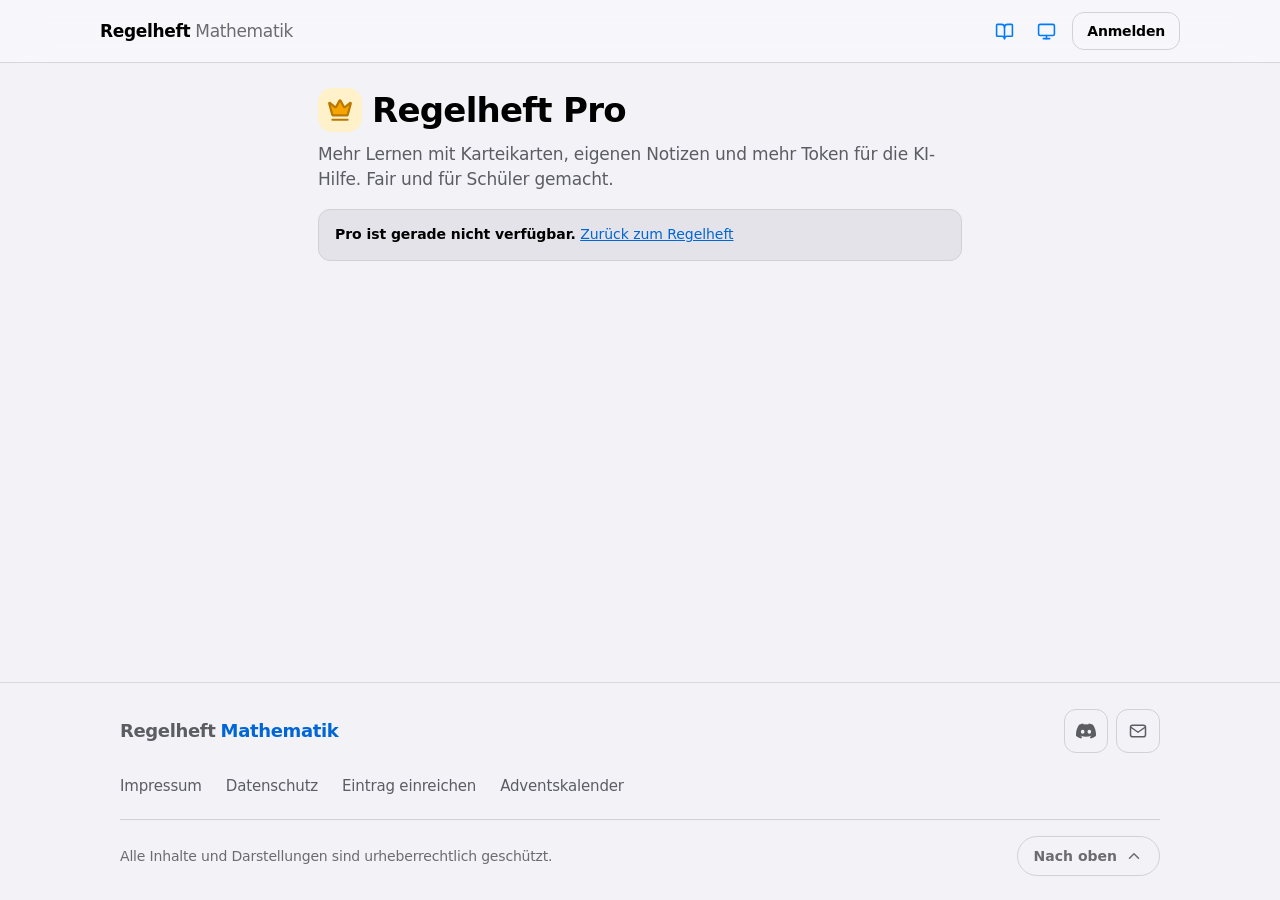
<file: pro.html>
<!DOCTYPE html>
<html lang="de">
<head>
<meta charset="UTF-8">
<meta name="viewport" content="width=device-width, initial-scale=1">
<title>Regelheft Pro</title>
<link rel="icon" type="image/png" href="favicon.png?v=2">
<link rel="apple-touch-icon" href="apple-touch-icon.png?v=2">
<meta name="apple-mobile-web-app-title" content="Regelheft">
<meta name="copyright" content="Alle Inhalte und Darstellungen sind urheberrechtlich geschützt.">
<meta name="theme-color" content="#ffffff">
<meta name="color-scheme" content="light dark">
<script src="assets/js/theme-init.js?v=20261115a"></script>
<link rel="stylesheet" href="assets/css/fonts.css?v=20261109a">
<link rel="stylesheet" href="assets/css/style.css?v=20261126a">
<link rel="stylesheet" href="assets/css/footer.css?v=20261109a">
<link rel="stylesheet" href="assets/css/seiten.css?v=20261109a">
<link rel="stylesheet" href="assets/css/theme.css?v=20261109a">
<link rel="stylesheet" href="assets/css/header.css?v=20261124a">
<link rel="stylesheet" href="assets/css/heft-font.css?v=20261109a">
<link rel="stylesheet" href="assets/css/heft.css?v=20261126a">
<link rel="stylesheet" href="assets/css/konto.css?v=20261109a">
<link rel="stylesheet" href="assets/css/ui.css?v=20261119a">
<link rel="stylesheet" href="assets/css/apple.css?v=20261116a">
<link rel="stylesheet" href="assets/css/swiftui.css?v=20261116a">
<link rel="stylesheet" href="assets/css/bewegung.css?v=20261127d">
</head>
<body>
<a class="skip-link" href="#main">Zum Inhalt springen</a>

<header class="top">
  <div class="toprow"><a class="brand" href="index.html"><h1>Regelheft<span> Mathematik</span></h1></a><div data-account></div></div>
</header>

<main id="main" tabindex="-1">
<div class="page">
  <div class="pro-hero"><span class="crown-big" data-icon="crown" data-size="26"></span><h2 class="page-title" style="margin:0">Regelheft Pro</h2></div>
  <p class="page-lead" style="margin-top:10px">Mehr Lernen mit Karteikarten, eigenen Notizen und mehr Token für die KI-Hilfe. Fair und für Schüler gemacht.</p>
  <div class="page-note is-hidden" id="proOff"><b>Pro ist gerade nicht verfügbar.</b> <a class="link" href="index.html">Zurück zum Regelheft</a></div>

  <div id="proMain">
    <ul class="pro-list" id="proList"></ul>

    <div class="card-sec is-hidden" id="proActive"><h3 id="proActiveH">Du hast Pro</h3><div class="status-line" id="proActiveLine"></div><div class="btn-row"><a class="ai-btn" href="index.html">Zum Regelheft</a><a class="ai-btn ghost" href="konto.html">Abo verwalten</a><button class="ai-btn ghost is-hidden" id="proSwitch" type="button">Auf Pro wechseln</button></div><p class="auth-err" id="proActiveErr" role="alert"></p></div>
    <div class="card-sec is-hidden" id="proWait"><h3>Danke!</h3><p class="page-lead" style="margin:6px 0 0">Deine Zahlung ist eingegangen. Pro wird gerade freigeschaltet …</p></div>

    <div id="proBuy">
      <div class="plans" id="plans" role="radiogroup" aria-label="Tarif"></div>
      <div class="page-note is-hidden" id="proLogin">Bitte melde dich an, um Pro zu holen.<div class="btn-row"><a class="ai-btn" href="anmeldung.html?next=pro.html">Anmelden</a><a class="ai-btn ghost" href="anmeldung.html?next=pro.html#registrieren">Registrieren</a></div></div>
      <div id="proForm">
        <label class="auth-chk"><input type="checkbox" id="c18"><span>Ich bin Schüler/in oder volljährig und bezahle mit meinem eigenen Geld bzw. Taschengeld oder mit Zustimmung meiner Erziehungsberechtigten.</span></label>
        <label class="auth-chk"><input type="checkbox" id="cWaiver"><span>Ich verlange ausdrücklich, dass sofort mit der Ausführung des Vertrags begonnen wird. Mir ist bekannt, dass ich mein Widerrufsrecht verliere, sobald der Vertrag vollständig erfüllt ist, und dass ich bei einem Widerruf vorher Wertersatz für die bis dahin erbrachte Leistung zahlen muss.</span></label>
        <div class="auth-err" id="proErr" role="alert"></div>
        <button class="ai-btn" id="proGo" type="button">Zahlungspflichtig bestellen</button>
        <p class="fine" id="proFine"></p>
      </div>
    </div>
  </div>
</div>
</main>

<footer id="siteFooter"></footer>

<script src="assets/js/config.js?v=20261126a"></script>
<script src="assets/js/footer.js?v=20261126a"></script>
<script src="assets/js/core.js?v=20261126a"></script>
<script src="assets/js/icons.js?v=20261116b"></script>
<script src="assets/js/layout.js?v=20261116a"></script>
<script src="assets/js/bewegung.js?v=20261127d"></script>
<script src="assets/js/pro.js?v=20261126a"></script>
</body>
</html>
</file>
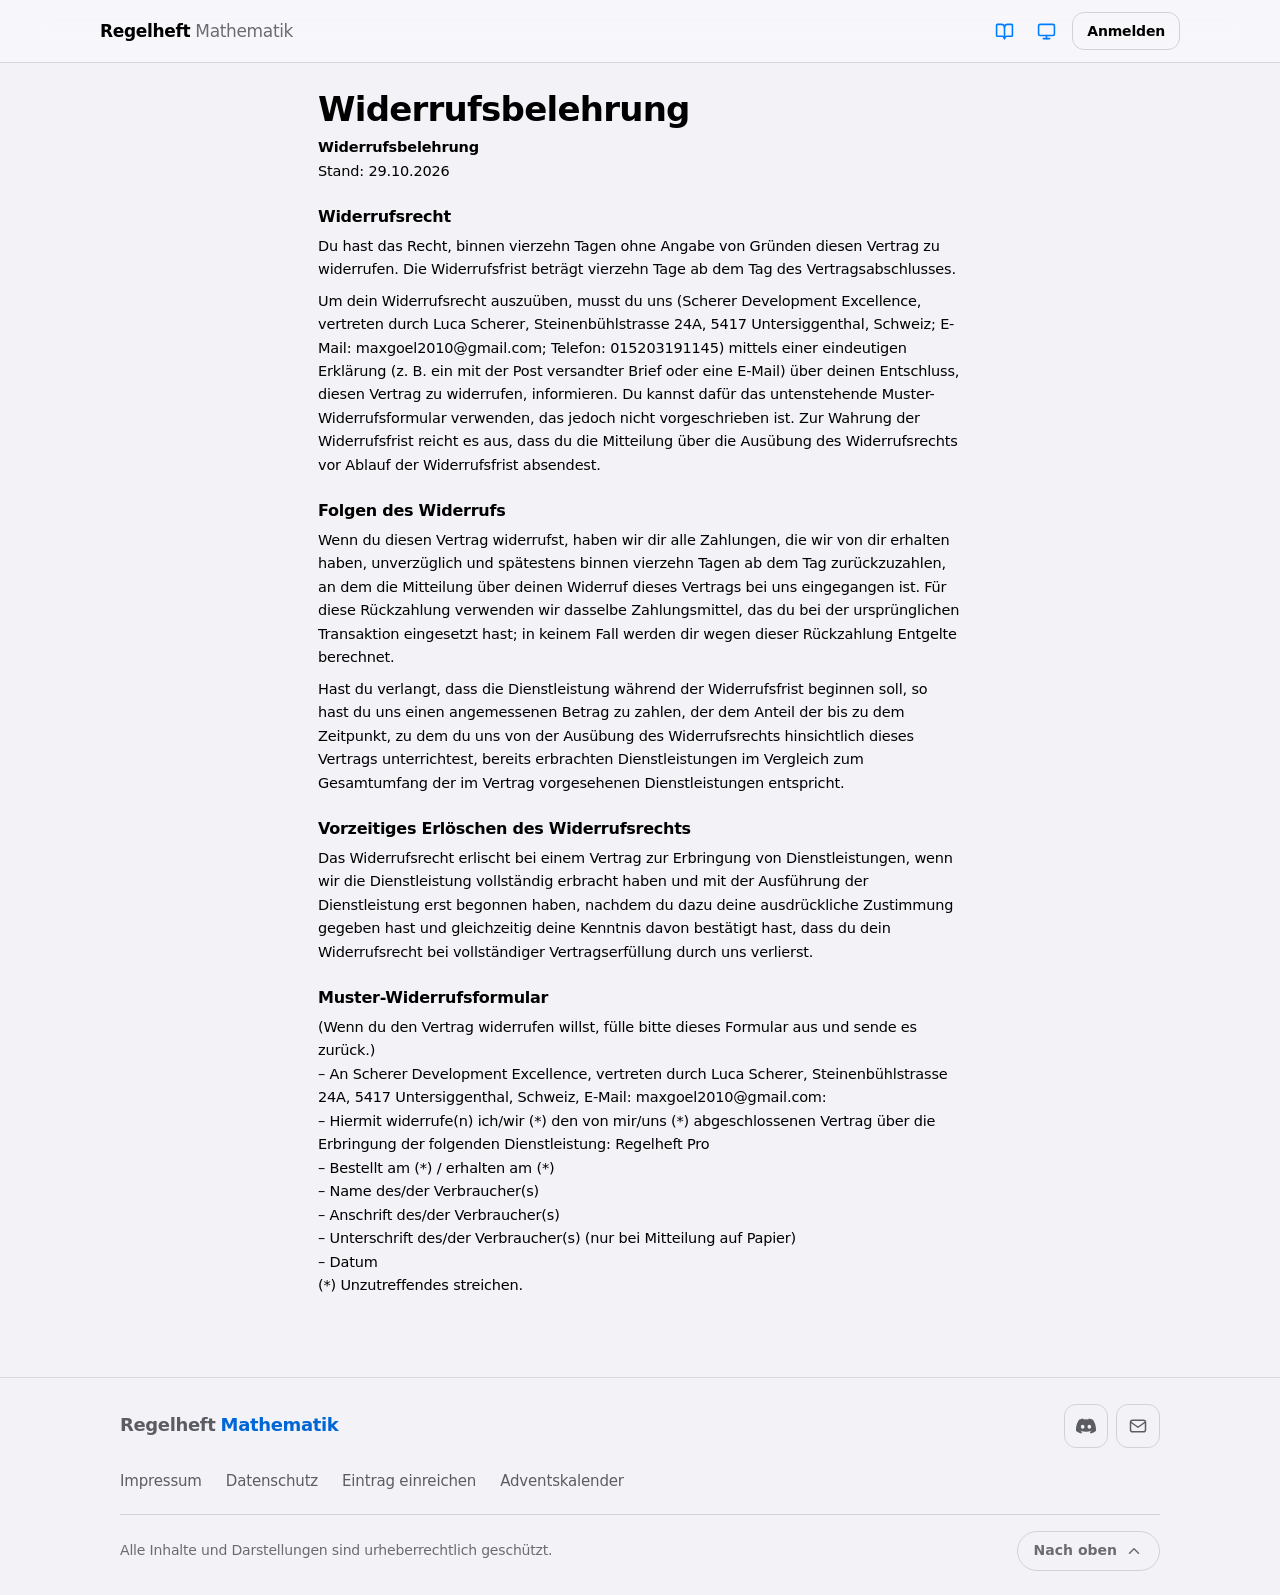
<file: widerruf.html>
<!DOCTYPE html>
<html lang="de">
<head>
<meta charset="UTF-8">
<meta name="viewport" content="width=device-width, initial-scale=1">
<title>Widerrufsbelehrung – Regelheft Mathematik</title>
<link rel="icon" type="image/png" href="favicon.png?v=2">
<link rel="apple-touch-icon" href="apple-touch-icon.png?v=2">
<meta name="apple-mobile-web-app-title" content="Regelheft">
<meta name="copyright" content="Alle Inhalte und Darstellungen sind urheberrechtlich geschützt.">
<meta name="theme-color" content="#ffffff">
<meta name="color-scheme" content="light dark">
<script src="assets/js/theme-init.js?v=20261115a"></script>
<link rel="stylesheet" href="assets/css/fonts.css?v=20261109a">
<link rel="stylesheet" href="assets/css/style.css?v=20261126a">
<link rel="stylesheet" href="assets/css/footer.css?v=20261109a">
<link rel="stylesheet" href="assets/css/seiten.css?v=20261109a">
<link rel="stylesheet" href="assets/css/theme.css?v=20261109a">
<link rel="stylesheet" href="assets/css/header.css?v=20261124a">
<link rel="stylesheet" href="assets/css/heft-font.css?v=20261109a">
<link rel="stylesheet" href="assets/css/heft.css?v=20261126a">
<link rel="stylesheet" href="assets/css/konto.css?v=20261109a">
<link rel="stylesheet" href="assets/css/ui.css?v=20261119a">
<link rel="stylesheet" href="assets/css/apple.css?v=20261116a">
<link rel="stylesheet" href="assets/css/swiftui.css?v=20261116a">
<link rel="stylesheet" href="assets/css/bewegung.css?v=20261127d">
</head>
<body>
<a class="skip-link" href="#main">Zum Inhalt springen</a>

<header class="top">
  <div class="toprow"><a class="brand" href="index.html"><h1>Regelheft<span> Mathematik</span></h1></a><div data-account></div></div>
</header>

<main id="main" tabindex="-1">
<div class="page">
  <h2 class="page-title">Widerrufsbelehrung</h2>
  <div class="legal" id="legalBody"><noscript>Bitte aktiviere JavaScript, um den Text anzuzeigen.</noscript></div>
</div>
</main>

<footer id="siteFooter"></footer>

<script src="assets/js/config.js?v=20261126a"></script>
<script src="assets/js/footer.js?v=20261126a"></script>
<script src="assets/js/core.js?v=20261126a"></script>
<script src="assets/js/icons.js?v=20261116b"></script>
<script src="assets/js/layout.js?v=20261116a"></script>
<script src="assets/js/bewegung.js?v=20261127d"></script>
<script src="assets/js/rechtliches.js?v=20261126a"></script>
<script>renderLegal('widerruf');</script>
</body>
</html>
</file>
<file: assets/css/fonts.css>
/* Poppins (SIL Open Font License), lokal eingebunden – keine Verbindung zu Google */
@font-face{font-family:'Poppins';font-style:normal;font-weight:400;font-display:swap;src:url([data-uri]) format('woff');}
@font-face{font-family:'Poppins';font-style:normal;font-weight:500;font-display:swap;src:url([data-uri]) format('woff');}
@font-face{font-family:'Poppins';font-style:normal;font-weight:700;font-display:swap;src:url([data-uri]) format('woff');}
</file>
<file: assets/css/style.css>
/* ============================================================
   Regelheft Mathematik – Haupt-Stylesheet (alle Seiten)
   Schriften: fonts.css · Footer: footer.css · Seitenlayouts: seiten.css
   ============================================================ */
  :root{
    --bg: #ffffff;
    --bg-soft: #f6f7f9;
    --ink: #14181f;
    --ink-soft: #4B5565;
    --border: #e6e8ec;
    --accent: #2F5BFF;
    --accent-soft: #EEF3FF;
    --accent-hover: #1E45E0;
    --teal: #0d9488;
    --teal-soft: #e6f6f4;
    --surface: #ffffff;
    --glass: rgba(255,255,255,.92);
    --muted: #6B7280;
    --formula: #1d1b4f;
    --accent-fg: #2F5BFF;
    --danger: #b91c1c; --danger-bg: #fef2f2; --danger-line: #fecaca; --danger-ink: #7f1d1d;
    --star: #D98E00; --star-bg: #FFF5D6;
    --font: 'Poppins',-apple-system,BlinkMacSystemFont,'Segoe UI',Roboto,Helvetica,Arial,sans-serif;
    --radius-lg: 18px;
    --radius-md: 12px;
    --radius-sm: 8px;
  }
  *{box-sizing:border-box;}
  html,body{margin:0;padding:0;}
  body{
    background:var(--bg);
    color:var(--ink);
    font-family:-apple-system,BlinkMacSystemFont,"Segoe UI",Roboto,Helvetica,Arial,sans-serif;
    -webkit-font-smoothing:antialiased;
    min-height:100vh;
  }
  .top{
    position:sticky;
    top:0;
    z-index:20;
    background:var(--glass);
    backdrop-filter:blur(10px);
    border-bottom:1px solid var(--border);
    padding:18px 18px 14px;
  }
  .top h1{
    font-size:1.375rem;
    font-weight:800;
    margin:0 0 3px;
    letter-spacing:-0.02em;
    color:var(--ink);
  }
  .top .sub{
    font-size:0.8125rem;
    color:var(--ink-soft);
    margin:0 0 14px;
  }
  .searchwrap{ position:relative; }
  .searchwrap input{
    width:100%;
    padding:13px 42px 13px 40px;
    border-radius:14px;
    border:1.5px solid var(--border);
    font-size:0.9375rem;
    font-family:inherit;
    background:var(--surface);
    color:var(--ink);
    outline:none;
    box-shadow:0 1px 2px rgba(20,24,31,0.04);
    transition:border-color .18s ease, box-shadow .18s ease;
  }
  .searchwrap input::placeholder{
    color:var(--muted);
  }
  .searchwrap input:focus{
    border-color:var(--accent);
    box-shadow:0 0 0 4px var(--accent-soft);
  }
  .searchwrap .icon{
    position:absolute;
    left:14px;
    top:50%;
    transform:translateY(-50%);
    color:var(--muted);
    pointer-events:none;
    transition:color .18s ease;
  }
  .searchwrap input:focus ~ .icon{
    color:var(--accent-fg);
  }
  .searchwrap .clear-btn{
    position:absolute;
    right:7px;
    top:50%;
    transform:translateY(-50%);
    background:var(--bg-soft);
    border:none;
    color:var(--ink-soft);
    font-size:0.875rem;
    width:26px;
    height:26px;
    cursor:pointer;
    display:none;
    align-items:center;
    justify-content:center;
    border-radius:50%;
  }
  .searchwrap .clear-btn:active{ background:var(--border); }
  .chips{
    display:flex;
    gap:7px;
    overflow-x:auto;
    padding:12px 18px 4px;
    scrollbar-width:none;
  }
  .chips::-webkit-scrollbar{display:none;}
  .chip{
    flex:0 0 auto;
    padding:7px 14px;
    border-radius:999px;
    background:var(--bg-soft);
    border:1px solid transparent;
    color:var(--ink-soft);
    font-size:0.7812rem;
    font-weight:600;
    cursor:pointer;
    white-space:nowrap;
    transition:all .15s ease;
  }
  .chip.active{
    background:var(--accent);
    color:#fff;
  }
  .meta-row{
    padding:14px 18px 6px;
    display:flex;
    justify-content:space-between;
    align-items:baseline;
    color:var(--ink-soft);
    font-size:0.7812rem;
  }
  .meta-row .count{
    font-weight:700;
    color:var(--ink);
  }
  .list{
    padding:6px 14px 30px;
    display:flex;
    flex-direction:column;
    gap:10px;
    max-width:720px;
    margin:0 auto;
  }
  .rule-card{
    background:var(--surface);
    border-radius:var(--radius-md);
    padding:15px 16px;
    border:1px solid var(--border);
    cursor:pointer;
    transition:border-color .12s ease, transform .12s ease, box-shadow .12s ease;
    position:relative;
    animation:cardIn .22s ease backwards;
  }
  @keyframes cardIn{
    from{ opacity:0; transform:translateY(4px); }
    to{ opacity:1; transform:translateY(0); }
  }
  .rule-card:active{
    transform:scale(0.985);
  }
  .rule-card:hover{
    border-color:var(--accent);
    box-shadow:0 2px 10px rgba(47,91,255,0.08);
  }
  .rule-card .row-top{
    display:flex;
    align-items:center;
    justify-content:space-between;
    margin-bottom:7px;
  }
  .rule-card .cat-pill{
    font-size:0.6875rem;
    font-weight:700;
    color:var(--accent-fg);
    background:var(--accent-soft);
    padding:3px 9px;
    border-radius:999px;
  }
  .rule-card .diag-dot{
    width:7px;
    height:7px;
    border-radius:50%;
    background:var(--teal);
    flex:0 0 auto;
  }
  .rule-card h3{
    font-weight:700;
    font-size:1rem;
    margin:0 0 5px;
    color:var(--ink);
    line-height:1.35;
    letter-spacing:-0.01em;
  }
  .rule-card p{
    margin:0;
    font-size:0.8125rem;
    color:var(--ink-soft);
    line-height:1.45;
    display:-webkit-box;
    -webkit-line-clamp:2;
    -webkit-box-orient:vertical;
    overflow:hidden;
  }
  .empty-state{
    text-align:center;
    padding:60px 20px;
    color:var(--ink-soft);
  }
  .empty-state .big{
    font-size:1.125rem;
    font-weight:700;
    color:var(--ink);
    margin-bottom:6px;
  }

  /* Detail overlay */
  .overlay{
    position:fixed;
    inset:0;
    background:var(--surface);
    z-index:100;
    display:none;
    flex-direction:column;
    overflow-y:auto;
  }
  .overlay.open{display:flex;}
  .overlay-head{
    position:sticky;
    top:0;
    background:var(--glass);
    backdrop-filter:blur(10px);
    border-bottom:1px solid var(--border);
    padding:14px 16px;
    display:flex;
    align-items:center;
    gap:12px;
    z-index:5;
  }
  .overlay-head .back{
    background:var(--bg-soft);
    border:none;
    color:var(--ink);
    width:36px;
    height:36px;
    border-radius:10px;
    font-size:1.125rem;
    cursor:pointer;
    flex:0 0 auto;
    display:flex;
    align-items:center;
    justify-content:center;
  }
  .overlay-head .headcat{
    font-size:0.75rem;
    font-weight:700;
    color:var(--accent-fg);
    background:var(--accent-soft);
    padding:4px 10px;
    border-radius:999px;
  }
  .overlay-body{
    padding:22px 18px 60px;
    max-width:680px;
    margin:0 auto;
    width:100%;
  }
  .overlay-body h2{
    font-size:1.5625rem;
    font-weight:800;
    color:var(--ink);
    margin:2px 0 18px;
    line-height:1.28;
    letter-spacing:-0.02em;
  }
  .body-block{ margin-bottom:12px; }
  .prose-line{
    font-size:0.9688rem;
    line-height:1.65;
    color:var(--ink);
    margin:0 0 10px;
  }
  .bullet-list{
    margin:0 0 14px;
    padding-left:0;
    list-style:none;
  }
  .bullet-list li{
    font-size:0.9375rem;
    line-height:1.6;
    color:var(--ink);
    padding-left:20px;
    position:relative;
    margin-bottom:7px;
  }
  .bullet-list li::before{
    content:"";
    position:absolute;
    left:4px;
    top:9px;
    width:5px;
    height:5px;
    border-radius:50%;
    background:var(--teal);
  }
  .formula-block{
    background:var(--accent-soft);
    border-radius:var(--radius-md);
    padding:8px 16px;
    margin:12px 0;
    border-left:3px solid var(--accent);
  }
  .fl{
    display:flex;
    flex-wrap:wrap;
    align-items:baseline;
    justify-content:space-between;
    column-gap:16px;
    padding:7px 0;
    font-family:"Cambria Math","STIX Two Text","Latin Modern Math",Cambria,"Times New Roman",Georgia,serif;
    font-size:1.125rem;
    line-height:1.7;
    color:var(--formula);
  }
  .fl + .fl{ border-top:1px dashed rgba(47,91,255,0.16); }
  .fl-expr{ min-width:0; overflow-wrap:anywhere; }
  .fl-note{
    font-family:-apple-system,BlinkMacSystemFont,"Segoe UI",Roboto,Helvetica,Arial,sans-serif;
    font-size:0.7812rem;
    color:var(--ink-soft);
    margin-left:auto;
    padding-left:10px;
    text-align:right;
  }

  .frac{ display:inline-flex; flex-direction:column; align-items:center; vertical-align:middle; margin:0 3px; font-size:0.95em; line-height:1.2; }
  .frac .num, .frac .den{ display:block; padding:0 3px; text-align:center; }
  .frac .num{ border-bottom:1.4px solid currentColor; padding-bottom:1px; }
  .frac .den{ padding-top:1px; }
  .sqrt{ display:inline-flex; align-items:stretch; vertical-align:middle; margin:0 2px; white-space:nowrap; }
  .sqrt .rad{ display:block; width:13px; min-height:20px; font-size:0; color:transparent; background:url("data:image/svg+xml,%3Csvg xmlns='http://www.w3.org/2000/svg' viewBox='0 0 10 20' preserveAspectRatio='none'%3E%3Cpath d='M0.6 12.2 L2.6 10.6 L5.2 18.6 L9.9 0.7' fill='none' stroke='%231d1b4f' stroke-width='1.3' stroke-linejoin='round' stroke-linecap='round' vector-effect='non-scaling-stroke'/%3E%3C/svg%3E") no-repeat; background-size:100% 100%; }
  .sqrt .radicand{ display:block; border-top:1.4px solid var(--formula); padding:0 3px 0 1px; line-height:1.3; }
  .sqrt sup.idx{ align-self:flex-start; font-size:0.6em; margin-right:-7px; margin-left:2px; line-height:1; }
  .per{ border-top:1.4px solid currentColor; padding:0 1px; }
  sup, sub{ font-size:0.72em; line-height:0; }
  .pre{
    background:var(--bg-soft); border:1px solid var(--border); border-radius:var(--radius-md);
    padding:12px 16px; margin:12px 0; font-family:ui-monospace,SFMono-Regular,Menlo,Consolas,monospace;
    font-size:1rem; line-height:1.5; width:max-content; max-width:100%; overflow-x:auto;
  }
  .callout{
    background:var(--teal-soft); border-left:3px solid var(--teal); border-radius:var(--radius-md);
    padding:12px 14px; margin:12px 0; font-size:0.9375rem; line-height:1.55;
  }
  .subhead{ font-size:0.8438rem; font-weight:700; color:var(--accent-fg); margin:18px 0 6px; letter-spacing:0; }
  .step{ display:flex; gap:10px; align-items:flex-start; margin:12px 0 4px; font-size:0.9688rem; line-height:1.55; }
  .step .n{
    flex:0 0 22px; height:22px; border-radius:50%; background:var(--accent); color:#fff;
    font-size:0.75rem; font-weight:700; display:flex; align-items:center; justify-content:center; margin-top:2px;
  }
  .tbl-wrap{ overflow-x:auto; margin:12px 0; border:1px solid var(--border); border-radius:var(--radius-md); }
  .tbl{ border-collapse:collapse; width:100%; font-size:0.9062rem; }
  .tbl th{ background:var(--bg-soft); text-align:left; font-weight:700; color:var(--ink); }
  .tbl th, .tbl td{ padding:8px 12px; border-bottom:1px solid var(--border); border-right:1px solid var(--border); vertical-align:middle; }
  .tbl tr:last-child td{ border-bottom:none; }
  .tbl th:last-child, .tbl td:last-child{ border-right:none; }
  .prose-line b, .bullet-list b, .callout b{ font-weight:700; }
  .diagram-section{
    margin-top:18px;
  }
  .diagram-section .label{
    font-size:0.75rem;
    font-weight:700;
    color:var(--ink-soft);
    margin-bottom:10px;
    text-transform:none;
  }
  .diagram-frame{
    background:var(--bg-soft);
    border-radius:var(--radius-lg);
    border:1px solid var(--border);
    padding:20px;
    display:flex;
    justify-content:center;
  }
  .diagram-frame svg{
    max-width:320px;
    width:100%;
    height:auto;
  }
  .source-tag{
    font-size:0.7188rem;
    color:var(--muted);
    margin-top:16px;
  }
  .nav-buttons{
    display:flex;
    gap:10px;
    margin-top:26px;
  }
  .nav-buttons button{
    flex:1;
    padding:13px;
    border-radius:12px;
    border:1px solid var(--border);
    background:var(--surface);
    color:var(--ink);
    font-size:0.8438rem;
    font-weight:700;
    cursor:pointer;
    font-family:inherit;
  }
  .nav-buttons button:active:not(:disabled){ background:var(--bg-soft); }
  .nav-buttons button:disabled{
    opacity:0.3;
    cursor:default;
  }
  mark{
    background:var(--accent-soft);
    color:var(--accent-hover);
    border-radius:4px;
    padding:1px 3px;
    font-weight:700;
  }

  .news-overlay{ position:fixed; inset:0; z-index:200; background:rgba(20,24,31,0.45); display:none; align-items:center; justify-content:center; padding:20px; }
  .news-overlay.open{ display:flex; }
  .news-card{ background:var(--surface); border-radius:var(--radius-lg); max-width:420px; width:100%; max-height:86vh; overflow-y:auto; padding:24px 22px 20px; box-shadow:0 18px 50px rgba(20,24,31,0.28); animation:newsIn .22s ease; }
  @keyframes newsIn{ from{ opacity:0; transform:translateY(10px) scale(.98); } to{ opacity:1; transform:none; } }
  .news-badge{ display:inline-block; font-size:0.75rem; font-weight:700; color:var(--accent-fg); background:var(--accent-soft); padding:4px 11px; border-radius:999px; }
  .news-card h2{ font-size:1.375rem; font-weight:800; letter-spacing:-0.02em; margin:12px 0 2px; color:var(--ink); }
  .news-date{ font-size:0.7812rem; color:var(--ink-soft); margin-bottom:14px; }
  .news-card ul{ list-style:none; margin:0 0 16px; padding:0; }
  .news-card li{ font-size:0.9375rem; line-height:1.55; color:var(--ink); padding-left:20px; position:relative; margin-bottom:9px; }
  .news-card li::before{ content:""; position:absolute; left:4px; top:9px; width:5px; height:5px; border-radius:50%; background:var(--teal); }
  .news-skip{ display:flex; align-items:center; gap:8px; font-size:0.8125rem; color:var(--ink-soft); margin-bottom:14px; cursor:pointer; }
  .news-skip input{ width:16px; height:16px; accent-color:var(--accent); }
  .news-card button{ width:100%; padding:13px; border:none; border-radius:12px; background:var(--accent); color:#fff; font-size:0.9375rem; font-weight:700; font-family:inherit; cursor:pointer; }
  .news-card button:active{ background:var(--accent-hover); }

  .ai-open{ display:flex; align-items:center; gap:10px; width:100%; margin-top:12px; padding:12px 14px; border:none; border-radius:var(--radius-md); background:var(--accent-soft); color:var(--accent-fg); font-family:inherit; font-size:0.9375rem; font-weight:700; text-align:left; cursor:pointer; }
  .ai-open div span{ font-size:0.7812rem; font-weight:500; color:var(--ink-soft); display:block; }
  .ai-open:active{ opacity:.8; }
  .ai-sub{ font-size:0.9062rem; color:var(--ink-soft); line-height:1.55; margin:0 0 14px; }
  .ai-pick{ width:100%; padding:22px 14px; border:2px dashed var(--border); border-radius:var(--radius-md); background:var(--bg-soft); color:var(--accent-fg); font-family:inherit; font-size:0.9375rem; font-weight:700; cursor:pointer; }
  .ai-preview{ display:none; position:relative; }
  .ai-preview img{ width:100%; max-height:260px; object-fit:contain; border-radius:var(--radius-md); border:1px solid var(--border); background:#fff; }
  .ai-preview button{ position:absolute; top:8px; right:8px; border:none; border-radius:999px; background:rgba(20,24,31,.65); color:#fff; padding:5px 11px; font-size:0.7812rem; font-family:inherit; cursor:pointer; }
  #aiOverlay textarea{ width:100%; box-sizing:border-box; margin-top:12px; padding:11px 12px; border:1px solid var(--border); border-radius:var(--radius-sm); font-family:inherit; font-size:0.9375rem; color:var(--ink); resize:vertical; background:var(--surface); }
  .ai-btn{ width:100%; margin-top:12px; padding:13px; border:none; border-radius:12px; background:var(--accent); color:#fff; font-size:0.9375rem; font-weight:700; font-family:inherit; cursor:pointer; }
  .ai-btn:disabled{ opacity:.4; cursor:default; }
  .ai-btn.ghost{ background:var(--accent-soft); color:var(--accent-fg); }
  .ai-bubble{ margin-top:14px; padding:14px; border-radius:var(--radius-md); background:var(--bg-soft); border:1px solid var(--border); font-size:0.9375rem; line-height:1.55; color:var(--ink); }
  .ai-bubble p{ margin:0 0 8px; }
  .ai-bubble.q{ background:var(--teal-soft); border-color:var(--teal); }
  .ai-bubble.muted{ color:var(--ink-soft); }
  .ai-bubble.err{ background:var(--danger-bg); border-color:var(--danger-line); color:var(--danger); }
  .ai-lbl{ font-size:0.75rem; font-weight:700; text-transform:uppercase; letter-spacing:.04em; color:var(--ink-soft); margin-bottom:6px; }
  .ai-you{ color:var(--accent-fg); font-weight:600; }
  .ai-rule{ display:block; width:100%; text-align:left; margin-top:8px; padding:12px 14px; border:1px solid var(--border); border-radius:var(--radius-sm); background:var(--surface); font-family:inherit; cursor:pointer; }
  .ai-rule b{ display:block; font-size:0.9375rem; color:var(--ink); }
  .ai-rule span{ font-size:0.7812rem; color:var(--ink-soft); }
  .ai-rule:active{ background:var(--accent-soft); }
  .ai-dots::after{ content:"…"; animation:aid 1s steps(3) infinite; }
  @keyframes aid{ 0%{ content:"."; } 33%{ content:".."; } 66%{ content:"…"; } }

  .ai-logo{ width:20px; height:20px; vertical-align:-4px; margin-right:7px; }
  .ai-load{ display:flex; align-items:center; gap:12px; }
  .ai-load .ai-logo{ width:32px; height:32px; margin:0; animation:aiPulse 1.8s ease-in-out infinite; }
  .ai-shimmer{ font-weight:600; background:linear-gradient(90deg,#8b97a8 0%,#4285f4 35%,#ea4335 50%,#4285f4 65%,#8b97a8 100%); background-size:250% 100%; -webkit-background-clip:text; background-clip:text; -webkit-text-fill-color:transparent; color:transparent; animation:aiShim 2.4s linear infinite; }
  @keyframes aiPulse{ 0%,100%{ transform:scale(.8) rotate(0deg); opacity:.7; } 50%{ transform:scale(1.1) rotate(90deg); opacity:1; } }
  @keyframes aiShim{ from{ background-position:250% 0; } to{ background-position:-150% 0; } }
  @media (prefers-reduced-motion:reduce){ .ai-load .ai-logo, .ai-shimmer{ animation:none; } }

  .ai-bar{ display:flex; gap:10px; margin-bottom:6px; }
  .ai-bar .ai-btn{ margin-top:0; }
  #aiHistList{ margin-bottom:6px; }
  .ai-rule.cur{ border-color:var(--accent); background:var(--accent-soft); }
  .ai-thumb{ display:block; max-width:100%; max-height:150px; border-radius:8px; margin:4px 0 8px; border:1px solid var(--border); }
  .ai-model{ margin-top:10px; font-size:0.7812rem; color:var(--ink-soft); }
  .ai-model b{ color:var(--ink); font-weight:600; }
  .ai-bubble.user{ background:var(--surface); }
  .ai-title{ margin:0 0 12px; font-size:1.125rem; font-weight:800; letter-spacing:-0.01em; color:var(--ink); }
  #aiOverlay textarea{ font-size:1rem; }
  .ai-btn.ai-del{ background:var(--danger-bg); color:var(--danger); margin-top:10px; }

  .ai-open.locked{ background:var(--bg-soft); color:var(--muted); }
  .mini{ border:none; border-radius:999px; background:var(--accent-soft); color:var(--accent-fg); font-family:inherit; font-size:0.8125rem; font-weight:700; padding:7px 13px; cursor:pointer; }
  .ai-acct{ display:flex; align-items:center; gap:8px; margin-bottom:12px; font-size:0.8438rem; color:var(--ink-soft); }
  .ai-acct b{ color:var(--ink); }
  .ai-acct > span{ margin-right:auto; }
  .auth-tabs{ display:flex; gap:8px; margin-bottom:6px; }
  .auth-tabs button{ flex:1; padding:11px; border:1px solid var(--border); border-radius:12px; background:var(--surface); font-family:inherit; font-size:0.9375rem; font-weight:700; color:var(--ink-soft); cursor:pointer; }
  .auth-tabs button.on{ background:var(--accent-soft); color:var(--accent-fg); border-color:var(--accent); }
  .auth-in{ width:100%; box-sizing:border-box; margin-top:10px; padding:12px; border:1px solid var(--border); border-radius:var(--radius-sm); font-family:inherit; font-size:1rem; color:var(--ink); background:var(--surface); }
  .auth-chk{ display:flex; gap:10px; align-items:flex-start; margin-top:12px; font-size:0.8438rem; line-height:1.45; color:var(--ink-soft); }
  .auth-chk input{ width:18px; height:18px; margin-top:1px; flex:none; accent-color:var(--accent); }
  .auth-err{ color:var(--danger); font-size:0.875rem; margin-top:10px; min-height:1em; }
  .dash-stats{ display:grid; grid-template-columns:repeat(3,1fr); gap:10px; }
  .dash-stat{ background:var(--bg-soft); border:1px solid var(--border); border-radius:var(--radius-md); padding:12px 6px; text-align:center; }
  .dash-stat b{ display:block; font-size:1.375rem; color:var(--ink); }
  .dash-stat span{ font-size:0.75rem; color:var(--ink-soft); }
  .dash-h{ font-size:0.75rem; font-weight:700; text-transform:uppercase; letter-spacing:.04em; color:var(--ink-soft); margin:20px 0 8px; }
  .dash-row{ position:relative; display:flex; justify-content:space-between; gap:10px; padding:9px 12px; margin-bottom:6px; border:1px solid var(--border); border-radius:10px; background:var(--surface); font-size:0.9062rem; overflow:hidden; }
  .dash-row i{ position:absolute; left:0; top:0; bottom:0; background:var(--accent-soft); }
  .dash-row span{ position:relative; }
  .toprow{ display:flex; align-items:center; justify-content:space-between; gap:10px; }
  .toprow h1{ min-width:0; }
  .acct-btn{ display:inline-flex; align-items:center; gap:7px; flex:none; max-width:45%; padding:7px 14px 7px 10px; border:none; border-radius:999px; background:var(--accent-soft); color:var(--accent-fg); font-family:inherit; font-size:0.875rem; font-weight:700; cursor:pointer; }
  .acct-btn span{ overflow:hidden; text-overflow:ellipsis; white-space:nowrap; }
  .acct-menu{ display:none; position:absolute; right:18px; top:52px; z-index:30; min-width:210px; background:var(--surface); border:1px solid var(--border); border-radius:14px; box-shadow:0 10px 30px rgba(20,24,31,.16); padding:10px; }
  .acct-menu.open{ display:block; }
  .acct-menu p{ margin:2px 6px 8px; font-size:0.8125rem; color:var(--ink-soft); }
  .acct-menu p b{ color:var(--ink); }
  .acct-menu button{ display:block; width:100%; text-align:left; padding:10px; border:none; background:none; border-radius:10px; font-family:inherit; font-size:0.9375rem; font-weight:600; color:var(--ink); cursor:pointer; }
  .acct-menu button:active{ background:var(--accent-soft); }
  .ai-note{ margin:0 0 12px; font-size:0.7812rem; line-height:1.5; color:var(--ink-soft); }
  .ai-note a, .auth-chk a{ color:var(--accent-fg); text-decoration:underline; cursor:pointer; }
  .legal h3{ font-size:1rem; margin:22px 0 6px; color:var(--ink); }
  .legal p, .legal li{ font-size:0.9062rem; line-height:1.62; color:var(--ink); margin:0 0 8px; }
  .legal ul{ padding-left:20px; margin:6px 0 8px; }
  .legal mark{ background:#fff3b0; color:#8a1c1c; padding:0 4px; border-radius:4px; font-weight:700; }


/* ===== Modernes Theme (Jugendlich, aber seriös) ===== */
:root{
  --radius-lg:24px; --radius-md:18px; --radius-sm:12px;
  --bg-soft:#F4F6FA; --border:#E7EAF0;
  --font:'Poppins',-apple-system,BlinkMacSystemFont,"Segoe UI",Roboto,Helvetica,Arial,sans-serif;
}
body{font-family:var(--font);}
button,input,textarea{font-family:inherit;}
.top{padding:22px 18px 16px;border-bottom:1px solid var(--border);background:var(--glass);backdrop-filter:blur(16px);}
.top h1,.toprow h1{font-size:1.1875rem;font-weight:700;letter-spacing:-.025em;line-height:1.15;white-space:nowrap;}
.top .sub{font-size:0.875rem;margin:4px 0 16px;}
.acct-btn{background:var(--accent);color:#fff;font-size:0.8438rem;font-weight:600;padding:9px 16px 9px 12px;box-shadow:0 6px 16px rgba(47,91,255,.25);}
.searchwrap input{padding:16px 44px 16px 46px;border-radius:18px;background:var(--bg-soft);border:1.5px solid transparent;font-size:0.9375rem;box-shadow:none;}
.searchwrap input:focus{background:var(--surface);border-color:var(--accent);box-shadow:0 0 0 5px var(--accent-soft);}
.searchwrap .icon{left:16px;}
.ai-open{margin-top:12px;padding:15px 16px;border-radius:18px;background:linear-gradient(135deg,#2F5BFF 0%,#5E85FF 100%);color:#fff;box-shadow:0 10px 24px rgba(47,91,255,.28);font-weight:600;}
.ai-open div span{color:rgba(255,255,255,.82);}
.ai-open.locked{background:var(--bg-soft);color:var(--muted);box-shadow:none;}
.ai-open.locked div span{color:var(--muted);}
.chips{gap:8px;padding:14px 18px 26px;margin-bottom:-22px;}
.chip{padding:9px 17px;font-size:0.8125rem;font-weight:600;background:var(--bg-soft);color:var(--ink-soft);}
.chip.active{background:var(--accent);color:#fff;box-shadow:0 8px 18px rgba(47,91,255,.28);}
.meta-row{padding:16px 20px 8px;}
.list{gap:12px;padding:6px 16px 36px;}
.rule-card{border-radius:20px;padding:18px 18px 17px;border:1px solid var(--border);box-shadow:0 1px 2px rgba(20,24,31,.03);}
.rule-card:hover{border-color:var(--accent);transform:translateY(-2px);box-shadow:0 14px 30px rgba(47,91,255,.12);}
.rule-card h3{font-size:1.0625rem;font-weight:600;letter-spacing:-.02em;line-height:1.3;}
.rule-card .cat-pill{font-weight:600;padding:4px 11px;}
.overlay-head{padding:14px 16px;border-bottom:1px solid var(--border);}
.overlay-head .back{border-radius:14px;width:40px;height:40px;background:var(--bg-soft);}
.overlay-head .headcat{background:var(--accent-soft);color:var(--accent-fg);font-weight:600;}
.overlay-body h2{font-size:1.75rem;font-weight:700;letter-spacing:-.035em;line-height:1.15;}
.formula-block{border-radius:20px;border-left:none;background:var(--accent-soft);padding:12px 20px;}
.callout{border-radius:18px;border-left:none;}
.tbl-wrap{border-radius:18px;}
.diagram-frame{border-radius:22px;}
.nav-buttons button{border-radius:16px;padding:15px;font-weight:600;}
.nav-buttons button:not(:disabled){border-color:var(--accent);color:var(--accent-fg);}
mark{border-radius:6px;}
.news-card{border-radius:28px;}
.news-card button,.ai-btn{border-radius:16px;}
.auth-in{border-radius:14px;}

/* Gewählter Filter: ✕ zum Schließen */
.chip{ display:inline-flex; align-items:center; gap:6px; }
.chip .chip-x{ display:inline-flex; margin-right:-4px; }

/* Filter: gewählte Themen links (mit ✕), rechts der Filter-Knopf mit Auswahlfenster */
.filterbar{ position:relative; display:flex; align-items:center; gap:10px; padding:8px 18px 10px 0; margin-bottom:4px; }
.filterbar .chips{ flex:1 1 auto; min-width:0; margin:0; padding:6px 0 6px 18px; }
.result-count{ flex:none; color:var(--muted); font-size:.9375rem; white-space:nowrap; }   /* Trefferzahl links neben dem Filter-Knopf */
.result-count .count{ font-weight:700; color:var(--ink); }
.filterbar .chips{ overflow:hidden; }
.chip.chip-more{ background:transparent; color:var(--ink); box-shadow:none; border:1.5px dashed var(--ink-soft); }   /* „+N“: gestrichelt statt Farbe */
@media (max-width:640px){ .result-count{ font-size:.8125rem; } }
.filter-btn{ flex:none; display:inline-flex; align-items:center; gap:8px; min-height:44px; padding:0 16px; border-radius:999px; border:1.5px solid var(--border); background:var(--surface); color:var(--ink); font:inherit; font-size:.9375rem; font-weight:600; cursor:pointer; }
.filter-btn[aria-expanded="true"]{ background:var(--bg-soft); }
.filter-count{ min-width:20px; height:20px; padding:0 6px; border-radius:10px; background:var(--ink); color:var(--surface); font-size:.75rem; font-weight:700; line-height:20px; text-align:center; }
.filter-count[hidden]{ display:none; }
.filter-backdrop{ display:none; }
.filter-panel{ position:absolute; right:14px; top:calc(100% + 4px); z-index:60; width:min(440px, calc(100vw - 28px)); max-height:min(72vh, 600px); overflow-y:auto; overscroll-behavior:contain; background:var(--surface); border:1px solid var(--border); border-radius:18px; box-shadow:0 18px 50px rgba(0,0,0,.2); padding:4px 14px 14px; }
.filter-panel[hidden], .filter-backdrop[hidden]{ display:none !important; }
.fp-head{ position:sticky; top:0; z-index:1; display:flex; align-items:center; justify-content:space-between; gap:10px; padding:12px 0 8px; background:var(--surface); font-size:1.0625rem; }
.fp-act{ display:inline-flex; gap:6px; }
.fp-reset, .fp-done{ min-height:44px; padding:0 12px; border:0; border-radius:99px; background:transparent; color:var(--accent-fg, var(--accent)); font:inherit; font-size:.9375rem; font-weight:600; cursor:pointer; }
.fp-done{ background:var(--ink); color:var(--surface); padding:0 18px; }
.fp-sec{ margin:12px 0 6px; font-size:.8125rem; font-weight:700; letter-spacing:.04em; text-transform:uppercase; color:var(--muted); }
.fp-views{ display:flex; flex-wrap:wrap; gap:8px; }
.fp-view{ display:inline-flex; align-items:center; gap:8px; min-height:44px; padding:0 14px; border-radius:99px; border:1.5px solid var(--border); background:transparent; color:var(--ink); font:inherit; font-size:.9375rem; cursor:pointer; }
.fp-view.on{ border-width:2.5px; font-weight:700; background:var(--bg-soft); }
.fp-list{ display:flex; flex-direction:column; }
.fp-row{ display:flex; align-items:center; justify-content:space-between; gap:12px; min-height:48px; padding:6px 4px; border:0; border-bottom:.5px solid var(--border); background:transparent; color:var(--ink); font:inherit; font-size:1rem; text-align:left; cursor:pointer; }
.fp-row:last-child{ border-bottom:0; }
.fp-check{ flex:none; width:24px; height:24px; display:grid; place-items:center; border-radius:50%; border:1.5px solid var(--border); color:transparent; }
.fp-row.on{ font-weight:700; }
.fp-row.on .fp-check{ background:var(--ink); border-color:var(--ink); color:var(--surface); }
.fp-row:focus-visible, .fp-view:focus-visible, .fp-reset:focus-visible, .fp-done:focus-visible, .filter-btn:focus-visible{ outline:2px solid var(--accent); outline-offset:2px; }
@media (max-width:640px){
  .filter-backdrop:not([hidden]){ display:block; position:fixed; inset:0; z-index:55; background:rgba(0,0,0,.32); }
  .filter-panel{ position:fixed; left:0; right:0; bottom:0; top:auto; width:auto; max-height:80vh; border-radius:22px 22px 0 0; padding-bottom:calc(14px + env(safe-area-inset-bottom, 0px)); }
  .filter-btn span:nth-child(2){ position:absolute; width:1px; height:1px; overflow:hidden; clip:rect(0 0 0 0); }   /* am Handy nur Symbol + Zahl */
  .filter-btn{ padding:0 14px; }
}
@media (prefers-reduced-motion:no-preference){ .filter-panel:not([hidden]){ animation:fpIn .2s ease-out; } @keyframes fpIn{ from{ opacity:0; transform:translateY(8px); } to{ opacity:1; transform:none; } } }

.news-card:focus{ outline:none; }

/* ============================================================
   BEREICHE: je Bereich eine Farbe (Kachel-Ansicht und Liste)
   Zuordnung der Themen zu Bereichen: assets/js/bereiche.js
   ============================================================ */
[data-c="blue"]  { --ac:#2F5BFF; --ac-soft:#E8EEFF; --ac-ink:#1E40D8; }
[data-c="violet"]{ --ac:#7C3AED; --ac-soft:#F0E9FF; --ac-ink:#5B21B6; }
[data-c="green"] { --ac:#16A34A; --ac-soft:#E2F5E9; --ac-ink:#166534; }
[data-c="amber"] { --ac:#D97706; --ac-soft:#FDF0D5; --ac-ink:#92400E; }
[data-c="rose"]  { --ac:#E11D48; --ac-soft:#FDE6EB; --ac-ink:#9F1239; }
[data-c="teal"]  { --ac:#0D9488; --ac-soft:#DAF3F0; --ac-ink:#0F766E; }
[data-c="slate"] { --ac:#64748B; --ac-soft:#EAEEF3; --ac-ink:#334155; }
:root[data-theme="dark"] [data-c="blue"]  { --ac:#6F8DFF; --ac-soft:#1B2547; --ac-ink:#A9BBFF; }
:root[data-theme="dark"] [data-c="violet"]{ --ac:#A78BFA; --ac-soft:#2A2147; --ac-ink:#CBB9FF; }
:root[data-theme="dark"] [data-c="green"] { --ac:#4ADE80; --ac-soft:#17301F; --ac-ink:#8EE9AE; }
:root[data-theme="dark"] [data-c="amber"] { --ac:#FBBF24; --ac-soft:#38290E; --ac-ink:#FCD677; }
:root[data-theme="dark"] [data-c="rose"]  { --ac:#FB7185; --ac-soft:#3B1822; --ac-ink:#FDA4B3; }
:root[data-theme="dark"] [data-c="teal"]  { --ac:#2DD4BF; --ac-soft:#12302D; --ac-ink:#7FE8D8; }
:root[data-theme="dark"] [data-c="slate"] { --ac:#94A3B8; --ac-soft:#232A35; --ac-ink:#C3CCD8; }

/* Liste: farbiger Streifen links, Themen-Etikett in der Farbe des Bereichs */
html:not([data-heft="on"]) .rule-card[data-c]{ border-left:4px solid var(--ac); }
html:not([data-heft="on"]) .rule-card[data-c] .cat-pill{ color:var(--ac-ink); background:var(--ac-soft); }

/* Kachel-Ansicht: nach Bereichen gegliedert */
html:not([data-heft="on"]) .list.is-tiles{ display:block; max-width:1080px; padding:6px 18px 40px; }
.tile-group{ margin:4px 0 26px; }
.tile-head{ display:flex; align-items:center; gap:10px; margin:0 0 12px; font-size:1.0625rem; font-weight:700; letter-spacing:-.015em; color:var(--ink); }
.tile-head::before{ content:""; flex:none; width:12px; height:12px; border-radius:4px; background:var(--ac); }
.tile-head em{ font-style:normal; font-size:.8125rem; font-weight:600; color:var(--ac-ink); background:var(--ac-soft); padding:2px 9px; border-radius:999px; }
.tile-grid{ display:grid; grid-template-columns:repeat(auto-fill,minmax(210px,1fr)); gap:12px; }
@media (max-width:640px){ .tile-grid{ grid-template-columns:repeat(2,minmax(0,1fr)); gap:10px; } }
.rule-card.rule-tile{ display:flex; flex-direction:column; min-height:118px; padding:12px 14px 14px; background:var(--ac-soft); border:1px solid transparent; border-top:4px solid var(--ac); border-left-width:1px; border-radius:16px; box-shadow:none; }
.rule-card.rule-tile:hover{ border-color:var(--ac); box-shadow:0 8px 22px rgba(0,0,0,.10); transform:translateY(-2px); }
.rule-tile .row-top{ margin-bottom:6px; min-height:22px; }
html:not([data-heft="on"]) .rule-tile .cat-pill{ background:transparent; padding:0; font-size:.6875rem; color:var(--ac-ink); }
.rule-tile h3{ font-size:.9375rem; line-height:1.25; margin:0 0 6px; }
.rule-tile p{ margin:0; font-size:.8125rem; line-height:1.4; color:var(--ink-soft); display:-webkit-box; -webkit-line-clamp:2; -webkit-box-orient:vertical; overflow:hidden; }
.rule-tile .card-note{ display:none; }

/* Ansicht-Knopf (Liste / Kacheln) */
.layout-btn{ flex:none; display:inline-flex; align-items:center; justify-content:center; width:44px; min-height:44px; padding:0; border-radius:999px; border:1.5px solid var(--border); background:var(--surface); color:var(--ink); cursor:pointer; }
.layout-btn[aria-pressed="true"]{ background:var(--bg-soft); }
.layout-btn[aria-pressed="true"] .ic-tiles, .layout-btn[aria-pressed="false"] .ic-list{ display:none; }
html[data-heft="on"] .layout-btn{ display:none; }

/* Fach-Umschalter (Mathematik, Physik, Chemie, Biologie) */
.fach-switch{ display:flex; gap:6px; padding:10px 18px 0; overflow-x:auto; scrollbar-width:none; }
.fach-switch::-webkit-scrollbar{ display:none; }
.fach-switch:empty{ display:none; }
.fach-switch button{ flex:none; min-height:36px; padding:0 14px; border-radius:999px; border:1.5px solid var(--border); background:var(--surface); color:var(--ink-soft); font:inherit; font-size:.875rem; font-weight:600; cursor:pointer; }
.fach-switch button.on{ background:var(--ink); border-color:var(--ink); color:var(--bg); }
html[data-heft="on"] .fach-switch button{ background:transparent; border-color:var(--pen-soft); color:var(--pen); font-weight:400; }
html[data-heft="on"] .fach-switch button.on{ background:var(--pen); border-color:var(--pen); color:var(--paper); }
.page .fach-switch{ padding-left:0; padding-right:0; margin-bottom:6px; }

/* Hinweis unter der Liste und Hinweis bei Community-Einträgen */
.submit-hint{ max-width:720px; margin:6px auto 36px; padding:0 18px; text-align:center; font-size:.875rem; color:var(--muted); }
.submit-hint a{ color:var(--accent-fg); font-weight:600; }
.community-note{ margin:16px 0 0; padding:10px 12px; border-radius:var(--radius-sm); background:var(--bg-soft); box-shadow:inset 3px 0 0 var(--border); font-size:.8125rem; color:var(--ink-soft); }
.community-note a{ color:var(--accent-fg); }
</file>
<file: assets/css/footer.css>
/* ============================================================
   FOOTER – Aussehen (minimalistisch, weiß)
   Inhalt (Links, Texte, Social-Buttons) steht in assets/js/footer.js
   ============================================================ */
.sf{
  --sf-line:var(--border, #e8eaee);
  --sf-text:var(--ink, #14181f);
  --sf-muted:var(--muted);
  --sf-accent:var(--accent-fg, #2F5BFF);
  position:relative; z-index:25;            /* schiebt sich über die mitlaufende Suchleiste */
  margin-top:48px; background:var(--bg); color:var(--sf-text);
  border-top:1px solid var(--sf-line); font-family:var(--font);
}
.sf-inner{ max-width:1080px; margin:0 auto; padding:26px 20px calc(24px + env(safe-area-inset-bottom)); }

/* obere Zeile: Marke links, Icons + Nach-oben rechts */
.sf-top{ display:flex; align-items:center; justify-content:space-between; gap:16px; flex-wrap:wrap; }
.sf-brand-name{ font-size:1.125rem; font-weight:700; letter-spacing:-.02em; color:var(--sf-text); text-decoration:none; }
.sf-brand-name span{ color:var(--sf-accent); font-weight:600; margin-left:.28em; }
.sf-tools{ display:flex; align-items:center; gap:8px; }
.sf-social a, .sf-top-btn{
  width:44px; height:44px; border-radius:12px; border:1px solid var(--sf-line); background:var(--bg);
  color:var(--sf-muted); display:flex; align-items:center; justify-content:center; cursor:pointer;
  transition:color .15s ease, border-color .15s ease, background .15s ease;
}
.sf-social{ display:flex; gap:8px; }
.sf-social a:hover, .sf-top-btn:hover{ color:var(--sf-accent); border-color:var(--sf-accent); background:var(--accent-soft, #eef2ff); }
.sf-social svg, .sf-top-btn svg{ width:20px; height:20px; display:block; }

/* Link-Zeile */
.sf-links{ list-style:none; margin:10px 0 0; padding:0; display:flex; flex-wrap:wrap; gap:0 22px; }
.sf-links a{ display:inline-block; padding:12px 0; font-size:0.9375rem; color:var(--sf-text); text-decoration:none; transition:color .15s ease; }
.sf-links a:hover{ color:var(--sf-accent); }

/* unten */
.sf-bottom{
  margin-top:10px; padding-top:16px; border-top:1px solid var(--sf-line);
  display:flex; flex-direction:column; gap:8px; font-size:0.875rem; color:var(--sf-muted);
}
.sf-made{ display:flex; align-items:center; gap:8px; }
.sf-flag{ width:18px; height:18px; border-radius:5px; flex:none; display:block; }

.sf a:focus-visible, .sf-top-btn:focus-visible{ outline:2px solid var(--sf-accent); outline-offset:3px; border-radius:8px; }
@media (min-width:640px){
  .sf-bottom{ flex-direction:row; justify-content:space-between; align-items:center; }
}
@media (prefers-reduced-motion:reduce){ .sf a, .sf-top-btn{ transition:none; } }
</file>
<file: assets/css/seiten.css>
/* ============================================================
   Seitenlayouts für die Unterseiten + Anpassungen für mehrere Seiten
   (Impressum, Datenschutz, Anmeldung, KI, Dashboard, Konto)
   ============================================================ */
body{ display:flex; flex-direction:column; min-height:100vh; }
main{ flex:1 0 auto; width:100%; }

/* Kopfzeile: Konto-Knopf + Menü (auf allen Seiten gleich) */
.toprow .brand{ color:inherit; text-decoration:none; min-width:0; }
.toprow .brand h1{ margin:0; }
.acct{ position:relative; flex:none; max-width:55%; }
.acct .acct-btn{ max-width:100%; text-decoration:none; }
.acct-menu{ right:0; top:calc(100% + 8px); }
.acct-menu a, .acct-menu button{
  display:block; width:100%; text-align:left; padding:12px 10px; border:none; background:none;
  border-radius:10px; font-family:inherit; font-size:0.9375rem; font-weight:600; color:var(--ink);
  cursor:pointer; text-decoration:none; min-height:44px;
}
.acct-menu a:active{ background:var(--accent-soft); }
.acct-menu .danger{ color:var(--danger); }

/* KI-Knopf auf der Startseite ist jetzt ein Link */
a.ai-open{ text-decoration:none; }

/* Kleine Copyright-Zeile im Regel-Detail */
.overlay-copy{ text-align:center; font-size:0.7812rem; color:var(--muted); padding:6px 18px 34px; }

/* Unterseiten */
.page{ max-width:680px; margin:0 auto; padding:26px 18px 24px; width:100%; }
.page--narrow{ max-width:460px; }
.page-title{ font-size:1.75rem; font-weight:700; letter-spacing:-.035em; line-height:1.15; margin:2px 0 8px; color:var(--ink); }
.page-lead{ font-size:0.9375rem; line-height:1.6; color:var(--ink-soft); margin:0 0 18px; }
.page .legal a, .page .ai-note a, .auth-chk a, .link{ color:var(--accent-fg); text-decoration:underline; }
.page-note{ margin-top:18px; padding:14px 16px; border-radius:var(--radius-md); background:var(--bg-soft); border:1px solid var(--border); font-size:0.875rem; line-height:1.55; color:var(--ink-soft); }
.page-note b{ color:var(--ink); }

/* Anmeldung */
.auth-card{ background:var(--surface); border:1px solid var(--border); border-radius:var(--radius-lg); padding:20px 18px 22px; box-shadow:0 1px 2px rgba(20,24,31,.03); }
.auth-card .auth-tabs{ margin-bottom:4px; }
.auth-card .ai-btn{ margin-top:16px; }
.auth-success{ background:var(--teal-soft); border:1px solid var(--teal); border-radius:var(--radius-md); padding:14px 16px; font-size:0.9375rem; line-height:1.5; }
.btn-row{ display:flex; flex-direction:column; gap:10px; margin-top:14px; }
.btn-row .ai-btn{ margin-top:0; text-align:center; text-decoration:none; display:block; }
a.ai-btn{ text-decoration:none; display:block; text-align:center; }

/* KI-Seite: Texteingabe */
.ai-text{ width:100%; margin:12px 0; padding:11px 12px; border:1px solid var(--border); border-radius:var(--radius-sm); font-family:inherit; font-size:1rem; line-height:1.5; color:var(--ink); resize:vertical; background:var(--surface); }
.ai-page textarea{ width:100%; margin-top:12px; padding:11px 12px; border:1px solid var(--border); border-radius:var(--radius-sm); font-family:inherit; font-size:1rem; color:var(--ink); resize:vertical; background:var(--surface); }

/* Konto löschen (Gefahrenbereich) */
.danger-zone{ margin-top:26px; padding:16px; border:1px solid var(--danger-line); background:var(--danger-bg); border-radius:var(--radius-md); }
.danger-zone h3{ margin:0 0 6px; font-size:1rem; color:var(--danger); }
.danger-zone p{ margin:0 0 6px; font-size:0.875rem; line-height:1.55; color:var(--danger-ink); }
.danger-zone .ai-btn.ai-del{ background:var(--surface); border:1px solid var(--danger-line); }

.is-hidden{ display:none !important; }

/* ============================================================
   Startseite: nur die Suche läuft mit, Regel-Detail mit festen Knöpfen
   ============================================================ */
.top--scroll{ position:relative; }
.searchbar{
  position:sticky; top:0; z-index:20;
  padding:10px 18px 12px; background:var(--glass);
  backdrop-filter:blur(16px); -webkit-backdrop-filter:blur(16px);
  border-bottom:1px solid var(--border);
}
.ic{ display:block; flex:none; }
.clear-btn{ width:30px; height:30px; }

/* Icon-Knöpfe (Stern, Link kopieren) */
.head-actions{ margin-left:auto; display:flex; gap:6px; }
.icon-btn{
  width:40px; height:40px; border:none; border-radius:14px; background:var(--bg-soft);
  color:var(--ink); display:flex; align-items:center; justify-content:center; cursor:pointer;
  transition:background .15s ease, color .15s ease;
}
.icon-btn:active{ background:var(--accent-soft); }
.icon-btn.on{ color:var(--star); background:var(--star-bg); }
.fav-star{
  width:40px; height:40px; margin:-10px -10px -10px 0; border:none; background:none; border-radius:12px;
  color:var(--muted); display:flex; align-items:center; justify-content:center; cursor:pointer; flex:none;
}
.fav-star.on{ color:var(--star); }
.fav-star:active{ background:var(--bg-soft); }
.chip{ display:inline-flex; align-items:center; gap:6px; }

/* Vorherige / Nächste: unten fest im Regel-Detail */
.overlay-body{ flex:1 0 auto; padding-bottom:28px; }
.nav-bar{
  position:sticky; bottom:0; z-index:6;
  background:var(--glass); backdrop-filter:blur(14px); -webkit-backdrop-filter:blur(14px);
  border-top:1px solid var(--border);
  padding:12px 16px calc(12px + env(safe-area-inset-bottom));
}
.nav-bar .nav-buttons{ max-width:680px; margin:0 auto; }
.nav-buttons button{ display:flex; align-items:center; justify-content:center; gap:6px; }

/* Kurze Meldung (z. B. „Link kopiert“) */
.toast{
  position:fixed; left:50%; bottom:96px; z-index:300; transform:translate(-50%,10px);
  max-width:calc(100% - 40px); padding:11px 18px; border-radius:14px;
  background:var(--ink); color:var(--bg); font-size:0.875rem; font-weight:600;
  opacity:0; pointer-events:none; transition:opacity .2s ease, transform .2s ease;
}
.toast.show{ opacity:1; transform:translate(-50%,0); }
@media (prefers-reduced-motion:reduce){ .toast, .icon-btn{ transition:none; } }

/* ============================================================
   Überschneidungen vermeiden
   ============================================================ */
.toprow{ gap:14px; }
.toprow .brand{ flex:1 1 auto; min-width:0; }
.toprow h1, .top h1{ white-space:normal; overflow-wrap:anywhere; }
.acct{ flex:0 1 auto; max-width:42%; }
.acct-btn{ min-width:0; }
.top--scroll{ z-index:30; }                 /* Konto-Menü liegt über der mitlaufenden Suchleiste */
.acct-menu{ min-width:220px; max-width:min(300px, calc(100vw - 36px)); padding:12px; }
.acct-menu p{ margin:4px 8px 10px; padding-bottom:10px; border-bottom:1px solid var(--border); line-height:1.4; }
.acct-menu p b{ display:block; margin-top:2px; font-size:0.9375rem; overflow:hidden; text-overflow:ellipsis; white-space:nowrap; }
.overlay-head .headcat{ min-width:0; overflow:hidden; text-overflow:ellipsis; white-space:nowrap; }
.sf-links{ gap:0 24px; }

/* Bild zum Teilen (wird kurz unsichtbar hinter der Seite aufgebaut) */
.share-card{
  position:fixed; left:0; top:0; z-index:-1; width:560px; max-width:none; margin:0;
  padding:30px 30px 24px; background:var(--surface); color:var(--ink); font-family:var(--font);
}
.share-card .cat-pill{ display:inline-block; margin-bottom:14px; }
.share-card .overlay-copy{ display:none; }
.share-foot{
  display:flex; justify-content:space-between; align-items:center; gap:12px;
  margin-top:22px; padding-top:14px; border-top:1px solid var(--border);
  font-size:0.8125rem; color:var(--muted);
}
.share-foot b{ color:var(--ink); font-weight:700; }
@media (max-width:380px){ .head-actions{ gap:4px; } .icon-btn{ width:38px; height:38px; } }
.share-card .cat-pill{ padding:6px 13px; border-radius:999px; background:var(--accent-soft); color:var(--accent-fg); font-size:0.7812rem; font-weight:700; }

/* ============================================================
   Quadratischer KI-Knopf vor der Suchleiste (nur sichtbar, wenn die Suchleiste oben angepinnt ist)
   ============================================================ */
.search-sentinel{ height:1px; margin-bottom:-1px; pointer-events:none; }
.searchbar{ display:flex; align-items:stretch; gap:10px; }
.searchbar .searchwrap{ flex:1; min-width:0; }
.ai-sq{
  display:none; flex:none; width:52px; align-items:center; justify-content:center;
  border-radius:16px; color:#fff; text-decoration:none;
  background:linear-gradient(135deg,#2F5BFF 0%,#5E85FF 100%);
  box-shadow:0 8px 18px rgba(47,91,255,.28);
}
.ai-sq.locked{ background:var(--bg-soft); color:var(--muted); box-shadow:none; border:1px solid var(--border); }
.searchbar.stuck .ai-sq{ display:flex; animation:sqIn .18s ease-out; }
.ai-sq:active{ transform:scale(.96); }
.ai-sq:focus-visible{ outline:2px solid var(--accent); outline-offset:2px; }
@keyframes sqIn{ from{ opacity:0; transform:scale(.8); } to{ opacity:1; transform:scale(1); } }
@media (prefers-reduced-motion:reduce){ .searchbar.stuck .ai-sq{ animation:none; } }
</file>
<file: assets/css/theme.css>
/* ============================================================
   Hell/Dunkel-Design
   Der Umschalter sitzt in der Kopfzeile. Die gewählte Farbwelt steht am <html>-Tag
   (data-theme="light" oder "dark"). Ohne Auswahl folgt die Seite dem Gerät.
   Die Farben für dunkel änderst du hier unten in :root[data-theme="dark"].
   ============================================================ */
:root{ color-scheme:light; }
:root[data-theme="dark"]{
  color-scheme:dark;
  --bg:#0F1218; --bg-soft:#181C25; --surface:#161A22;
  --ink:#E8ECF4; --ink-soft:#A6AFC0; --border:#2A303C;
  --accent:#3E69FF; --accent-soft:#1C2644; --accent-hover:#5A82FF; --accent-fg:#8FA9FF;
  --teal:#2DD4BF; --teal-soft:#0F2E2B;
  --glass:rgba(15,18,24,.88); --muted:#9AA3B5; --formula:#E8ECF4;
  --danger:#F87171; --danger-bg:#2A1517; --danger-line:#5B2327; --danger-ink:#FCA5A5;
  --star:#F5B83A; --star-bg:#3A2E10;
}
:root[data-theme="dark"] .rule-card,
:root[data-theme="dark"] .auth-card{ box-shadow:none; }
:root[data-theme="dark"] .rule-card:hover{ box-shadow:0 14px 30px rgba(0,0,0,.35); }
:root[data-theme="dark"] .news-overlay{ background:rgba(0,0,0,.62); }
:root[data-theme="dark"] .legal mark{ background:#4A3F0A; color:#FFD9D9; }
:root[data-theme="dark"] .ai-btn.ghost{ background:var(--accent-soft); }
:root[data-theme="dark"] .sqrt .rad{ display:block; width:13px; min-height:20px; font-size:0; color:transparent; background:url("data:image/svg+xml,%3Csvg xmlns='http://www.w3.org/2000/svg' viewBox='0 0 10 20' preserveAspectRatio='none'%3E%3Cpath d='M0.6 12.2 L2.6 10.6 L5.2 18.6 L9.9 0.7' fill='none' stroke='%23E8ECF4' stroke-width='1.3' stroke-linejoin='round' stroke-linecap='round' vector-effect='non-scaling-stroke'/%3E%3C/svg%3E") no-repeat; background-size:100% 100%; }

/* Grafiken/Skizzen bleiben in BEIDEN Farbwelten exakt gleich (immer helle Farben) */
.diagram-frame, .share-card{
  --bg:#ffffff; --bg-soft:#f6f7f9; --surface:#ffffff; --ink:#14181f; --ink-soft:#4B5565; --border:#e6e8ec;
  --accent:#2F5BFF; --accent-soft:#EEF3FF; --accent-hover:#1E45E0; --accent-fg:#2F5BFF; --muted:#6B7280; --formula:#1d1b4f;
  --teal:#0d9488; --teal-soft:#e6f6f4; --glass:rgba(255,255,255,.92); color:#14181f;
}
.diagram-frame{ background:#f6f7f9; border-color:#e6e8ec; }

/* Umschalter */
.top-actions{ display:flex; align-items:center; gap:8px; flex:0 1 auto; min-width:0; }
.theme-btn{
  flex:none; width:40px; height:40px; border-radius:50%; border:1px solid var(--border);
  background:var(--surface); color:var(--ink); display:flex; align-items:center; justify-content:center;
  cursor:pointer; transition:background .15s ease, border-color .15s ease;
}
.theme-btn:hover{ border-color:var(--accent); color:var(--accent-fg); }
.theme-btn:focus-visible{ outline:2px solid var(--accent); outline-offset:2px; }
.top-actions .acct{ max-width:none; }
@media (max-width:420px){ .top-actions{ gap:6px; } .top-actions .acct-btn{ padding-left:10px; padding-right:12px; } }

/* Kopfzeile: Titel darf umbrechen, Konto-Knopf wird gekürzt statt aus dem Bild zu laufen */
.toprow{ align-items:center; }
.toprow .brand{ flex:1 1 0; }
.top-actions{ max-width:64%; }
.top-actions .acct{ min-width:0; flex:0 1 auto; max-width:none; }
.top-actions .acct-btn{ max-width:100%; min-width:0; }
.top-actions .acct-btn span{ overflow:hidden; text-overflow:ellipsis; white-space:nowrap; min-width:0; }
</file>
<file: assets/css/header.css>
/* ============================================================
   Schlanke Kopfzeile + Suchzeile (minimalistisch)
   ============================================================ */
.top{ padding:8px 18px; background:var(--glass); border-bottom:1px solid var(--border); }
.toprow{ max-width:1080px; margin:0 auto; min-height:46px; display:flex; align-items:center; justify-content:space-between; gap:12px; }
.toprow .brand{ flex:1 1 auto; min-width:0; }
.top--scroll .toprow{ max-width:none; }   /* Startseite: volle Breite wie Suchleiste und Filterleiste */
.top h1, .toprow h1{
  margin:0; font-size:1.0625rem; font-weight:700; letter-spacing:-.02em; line-height:1.2;
  white-space:nowrap; overflow:hidden; text-overflow:ellipsis; color:var(--ink);
}
.top h1 span{ font-weight:500; color:var(--muted); }
.top-actions{ gap:2px; max-width:none; flex:none; }
.theme-btn{ width:40px; height:40px; border:none; background:transparent; border-radius:12px; color:var(--ink-soft); }
.theme-btn:hover{ background:var(--bg-soft); color:var(--ink); border:none; }
.acct{ max-width:none; }
.acct-avatar{
  width:36px; height:36px; border-radius:50%; border:none; margin-left:4px;
  background:var(--accent-soft); color:var(--accent-fg); font:inherit; font-size:0.9375rem; font-weight:700;
  display:flex; align-items:center; justify-content:center; cursor:pointer; text-decoration:none;
}
.acct-avatar:hover{ box-shadow:0 0 0 2px var(--accent); }
.acct-link{
  display:inline-flex; align-items:center; margin-left:4px; padding:8px 14px; border-radius:12px;
  border:1px solid var(--border); color:var(--ink); font-size:0.875rem; font-weight:600; text-decoration:none;
}
.acct-link:hover{ border-color:var(--accent); color:var(--accent-fg); }
.acct-menu{ top:calc(100% + 10px); }
@media (max-width:420px){ .top{ padding-left:14px; padding-right:10px; } }

/* Suchzeile: [KI] [Suche] [Kurse] */
.searchbar{ padding:10px 14px; gap:8px; background:var(--glass); border-bottom:1px solid var(--border); }
.searchbar .searchwrap input{ height:48px; padding-top:0; padding-bottom:0; }
.sq-btn{
  flex:none; display:flex; align-items:center; justify-content:center; gap:8px;
  width:48px; height:48px; border-radius:14px; border:1px solid var(--border);
  background:var(--surface); color:var(--accent-fg); text-decoration:none; font-size:0.875rem; font-weight:600;
  transition:border-color .15s ease, background .15s ease;
}
.sq-btn:hover{ border-color:var(--accent); background:var(--accent-soft); }
.sq-btn:active{ transform:scale(.96); }
.sq-btn.locked{ color:var(--muted); }
.sq-btn:focus-visible{ outline:2px solid var(--accent); outline-offset:2px; }
.sq-ic{ display:flex; }
.sq-tx{ display:none; }
@media (min-width:720px){ .sq-btn{ width:auto; padding:0 18px; } .sq-tx{ display:inline; } .searchbar{ padding-left:18px; padding-right:18px; } }
.top--scroll{ position:relative; z-index:30; }

/* Notizen */
.note-box{ margin-top:22px; padding:14px 16px 12px; border:1px solid var(--border); border-radius:var(--radius-md); background:var(--bg-soft); }
.note-head{ display:flex; align-items:center; gap:8px; font-size:0.875rem; font-weight:700; color:var(--ink); }
.note-head label{ flex:1; }
.note-title{ display:flex; color:var(--accent-fg); }
.note-status{ font-size:0.7812rem; font-weight:500; color:var(--muted); }
.note-box textarea{
  width:100%; min-height:84px; margin-top:10px; padding:10px 12px; border:1px solid var(--border); border-radius:12px;
  background:var(--surface); color:var(--ink); font:inherit; font-size:1rem; line-height:1.5; resize:vertical;
}
.note-box textarea:focus{ outline:2px solid var(--accent); outline-offset:1px; border-color:transparent; }
.note-hint{ margin-top:8px; font-size:0.7812rem; color:var(--muted); }
.card-note{ display:flex; gap:8px; align-items:flex-start; margin-top:12px; padding:8px 11px; border-radius:10px; background:var(--accent-soft); color:var(--accent-fg); font-size:0.8125rem; line-height:1.4; }
.card-note svg{ margin-top:2px; }
.card-note span{ overflow:hidden; display:-webkit-box; -webkit-line-clamp:2; -webkit-box-orient:vertical; }

/* Lupe sauber mittig in der Suchzeile */
.searchbar .searchwrap{ position:relative; }
.searchbar .searchwrap .icon{ position:absolute; left:14px; top:0; bottom:0; display:flex; align-items:center; transform:none; pointer-events:none; }
.searchbar .searchwrap input{ padding-left:42px; }

/* Beim Antippen der Suche: die Knöpfe links und rechts blenden aus, die Suchleiste wird breiter */
.sq-btn{ overflow:hidden; transition:width .22s ease, margin .22s ease, opacity .15s ease, border-color .15s ease, background .15s ease; }
/* Nur auf dem Handy klappen die Knöpfe beim Tippen ein (mehr Platz für die Suche). Am Laptop/PC bleiben sie IMMER klickbar. */
@media (max-width:719px){ .searchbar:focus-within .sq-btn{ width:0; min-width:0; padding:0; border-width:0; opacity:0; pointer-events:none; } }
@media (max-width:719px){ .searchbar:focus-within #aiSq{ margin-right:-8px; } .searchbar:focus-within #kurseSq{ margin-left:-8px; } }
@media (prefers-reduced-motion:reduce){ .sq-btn{ transition:none; } }

/* ============================================================
   Mitteilung (Banner) und Dashboard-Einstellungen
   ============================================================ */
.notices{ display:flex; flex-direction:column; }
.notice{ display:flex; align-items:flex-start; gap:12px; padding:10px 14px 10px 18px; font-size:0.875rem; line-height:1.5; border-bottom:1px solid var(--border); color:var(--ink); }
.notice-text{ flex:1; min-width:0; }
.notice a{ font-weight:700; color:inherit; text-decoration:underline; }
.notice--info{ background:var(--accent-soft); }
.notice--warn{ background:var(--star-bg); }
.notice--success{ background:var(--teal-soft); }
.notice-x{ flex:none; width:32px; height:32px; margin:-4px 0 -4px 0; border:none; background:none; border-radius:10px; color:inherit; display:flex; align-items:center; justify-content:center; cursor:pointer; opacity:.7; }
.notice-x:hover{ opacity:1; background:rgba(127,127,127,.15); }

.set-wrap{ display:flex; flex-direction:column; gap:16px; padding-bottom:90px; }
.set-card{ background:var(--surface); border:1px solid var(--border); border-radius:var(--radius-md); padding:16px 16px 12px; }
.set-card h3{ font-size:1.0625rem; letter-spacing:-.02em; margin:0 0 4px; color:var(--ink); }
.set-help{ font-size:0.8438rem; line-height:1.5; color:var(--muted); margin:0 0 10px; }
.set-f{ display:block; margin:10px 0; }
.set-f > span{ display:block; font-size:0.8125rem; font-weight:600; color:var(--ink-soft); margin-bottom:6px; }
.set-f .auth-in{ margin:0; }
.set-ta{ width:100%; padding:11px 12px; border:1px solid var(--border); border-radius:var(--radius-sm); background:var(--bg-soft); color:var(--ink); font:inherit; font-size:1rem; line-height:1.5; resize:vertical; }
select.auth-in{ appearance:auto; }

.sw-row{ display:flex; align-items:center; gap:14px; padding:12px 0; border-top:1px solid var(--border); cursor:pointer; }
.sw-row:first-of-type{ border-top:none; }
.sw-tx{ flex:1; min-width:0; display:flex; flex-direction:column; gap:2px; }
.sw-tx b{ font-size:0.9375rem; color:var(--ink); }
.sw-tx small{ font-size:0.8125rem; color:var(--muted); line-height:1.4; }
.sw{ position:absolute; opacity:0; width:1px; height:1px; }
.sw-ui{ position:relative; flex:none; width:50px; height:30px; border-radius:99px; background:var(--border); transition:background .18s ease; }
.sw-ui::after{ content:''; position:absolute; top:3px; left:3px; width:24px; height:24px; border-radius:50%; background:#fff; box-shadow:0 1px 3px rgba(0,0,0,.25); transition:transform .18s ease; }
.sw:checked + .sw-ui{ background:var(--accent); }
.sw:checked + .sw-ui::after{ transform:translateX(20px); }
.sw:focus-visible + .sw-ui{ outline:2px solid var(--accent); outline-offset:2px; }
.sw-solo{ cursor:pointer; }
@media (prefers-reduced-motion:reduce){ .sw-ui, .sw-ui::after{ transition:none; } }

.prov-row{ display:flex; align-items:center; gap:10px; padding:10px 0; border-top:1px solid var(--border); }
.prov-row:first-child{ border-top:none; }
.prov-n{ flex:none; width:26px; height:26px; border-radius:50%; background:var(--accent-soft); color:var(--accent-fg); font-size:0.8125rem; font-weight:700; display:flex; align-items:center; justify-content:center; }
.prov-name{ flex:1; min-width:0; display:flex; flex-direction:column; }
.prov-name b{ font-size:0.9375rem; color:var(--ink); }
.prov-name small{ font-size:0.7812rem; }
.prov-name small.ok{ color:var(--teal); }
.prov-name small.bad{ color:var(--danger); }
.prov-mv{ flex:none; width:38px; height:38px; border:1px solid var(--border); border-radius:10px; background:var(--surface); color:var(--ink); font-size:1rem; cursor:pointer; }
.prov-mv:disabled{ opacity:.35; cursor:default; }

.set-save{ position:fixed; left:0; right:0; bottom:0; z-index:40; display:flex; align-items:center; gap:14px; padding:12px 18px calc(12px + env(safe-area-inset-bottom)); background:var(--glass); backdrop-filter:blur(14px); -webkit-backdrop-filter:blur(14px); border-top:1px solid var(--border); }
.set-save .ai-btn{ margin:0; flex:none; min-width:140px; }
#setMsg{ font-size:0.8438rem; color:var(--ink-soft); line-height:1.4; }
.set-save{ flex-direction:column; align-items:stretch; gap:6px; }
.set-save .ai-btn{ width:100%; }
#setMsg:empty{ display:none; }

/* ============================================================
   Pro-Krone, Dialoge, Pro-/Konto-Seiten
   ============================================================ */
.acct-avatar{ position:relative; }
.acct-crown{ position:absolute; right:-4px; top:-6px; width:18px; height:18px; border-radius:50%; background:var(--surface); display:flex; align-items:center; justify-content:center; color:#F5A400; box-shadow:0 0 0 1.5px var(--border); }
.acct-crown svg{ stroke:#B97800; fill:#F5A400; }
.pro-tag{ display:inline-flex; align-items:center; gap:4px; margin-left:8px; padding:2px 8px; border-radius:99px; background:#FFF1C9; color:#8A5A00; font-size:0.75rem; font-weight:700; }
.pro-tag svg{ fill:#F5A400; stroke:#B97800; }
.menu-pro{ display:flex !important; align-items:center; gap:10px; }
.crown-ic{ display:flex; color:#B97800; } .crown-ic svg{ fill:#F5A400; stroke:#B97800; }
.sq-crown{ position:absolute; top:-7px; right:-7px; width:22px; height:22px; border-radius:50%; background:#FFF1C9; border:1.5px solid var(--surface); display:flex; align-items:center; justify-content:center; box-shadow:0 2px 6px rgba(120,80,0,.25); }
.sq-crown svg{ width:13px; height:13px; fill:#F5A400; stroke:#B97800; }
.sq-btn{ position:relative; overflow:visible; }
.sq-btn.has-crown .sq-ic{ opacity:.92; }

.dlg-back{ position:fixed; inset:0; z-index:400; background:rgba(10,14,25,.58); display:flex; align-items:center; justify-content:center; padding:18px; }
.dlg{ width:100%; max-width:420px; background:var(--surface); color:var(--ink); border-radius:24px; padding:24px 22px 18px; box-shadow:0 30px 80px rgba(0,0,0,.35); }
.dlg h3{ font-size:1.25rem; letter-spacing:-.02em; margin:0 0 8px; }
.dlg-lead{ font-size:0.9062rem; line-height:1.55; color:var(--ink-soft); margin:0 0 14px; }
.dlg .auth-in{ margin-bottom:10px; }
.dlg .ai-btn{ margin-top:6px; }
.dlg-links{ display:flex; flex-wrap:wrap; gap:4px 16px; margin-top:8px; }
.dlg-link{ border:none; background:none; padding:10px 0; min-height:44px; font:inherit; font-size:0.875rem; font-weight:600; color:var(--accent-fg); cursor:pointer; }
.dlg-link:last-child{ color:var(--muted); margin-left:auto; }

/* Footer: "Nach oben" unten rechts statt neben den Social-Icons */
.sf-tools{ gap:8px; }
.sf-bottom{ align-items:flex-start; }
.sf-top-btn{ width:auto; height:40px; padding:0 16px; gap:8px; border-radius:999px; font:inherit; font-size:0.875rem; font-weight:600; margin-top:4px; }
.sf-top-btn svg{ width:18px; height:18px; }
@media (min-width:640px){ .sf-bottom{ align-items:center; } .sf-top-btn{ margin-top:0; } }

/* Google-Knopf, Trenner, Pro-Seite */
.g-btn{ display:flex; align-items:center; justify-content:center; gap:12px; width:100%; min-height:50px; margin-top:12px; padding:0 18px; border:1px solid var(--border); border-radius:14px; background:var(--surface); color:var(--ink); font:inherit; font-size:0.9375rem; font-weight:600; text-decoration:none; cursor:pointer; }
.g-btn:hover{ border-color:var(--accent); }
.g-btn svg{ width:20px; height:20px; flex:none; }
.or-sep{ display:flex; align-items:center; gap:12px; margin:16px 0 4px; font-size:0.8125rem; color:var(--muted); }
.or-sep::before, .or-sep::after{ content:''; flex:1; height:1px; background:var(--border); }
.plans{ display:grid; gap:12px; margin:18px 0; }
.plan{ position:relative; display:block; padding:16px 16px 14px; border:1.5px solid var(--border); border-radius:var(--radius-md); background:var(--surface); cursor:pointer; }
.plan input{ position:absolute; opacity:0; }
.plan.on{ border-color:var(--accent); box-shadow:0 0 0 3px var(--accent-soft); }
.plan-name{ font-size:1rem; font-weight:700; color:var(--ink); }
.plan-price{ margin-top:4px; font-size:1.75rem; font-weight:700; letter-spacing:-.03em; color:var(--ink); }
.plan-price small{ font-size:0.875rem; font-weight:500; color:var(--muted); letter-spacing:0; }
.plan-sub{ margin-top:2px; font-size:0.8125rem; color:var(--muted); }
.plan-badge{ position:absolute; top:-10px; right:14px; background:#FFD84D; color:#0E1530; font-size:0.75rem; font-weight:700; padding:3px 10px; border-radius:99px; }
.pro-list{ list-style:none; margin:14px 0; padding:0; display:grid; gap:10px; }
.pro-list li{ display:flex; gap:12px; align-items:flex-start; font-size:0.9375rem; line-height:1.45; color:var(--ink); }
.pro-list li svg{ flex:none; margin-top:2px; color:var(--accent-fg); }
.pro-hero{ display:flex; align-items:center; gap:10px; }
.pro-hero .crown-big{ width:44px; height:44px; border-radius:14px; background:#FFF1C9; display:flex; align-items:center; justify-content:center; }
.pro-hero .crown-big svg{ width:26px; height:26px; fill:#F5A400; stroke:#B97800; }
.fine{ font-size:0.7812rem; line-height:1.55; color:var(--muted); margin-top:10px; }
.fine a{ color:inherit; text-decoration:underline; }
.status-line{ display:flex; align-items:center; gap:8px; flex-wrap:wrap; font-size:0.875rem; color:var(--ink-soft); }
.badge-ok, .badge-warn{ display:inline-flex; padding:2px 10px; border-radius:99px; font-size:0.75rem; font-weight:700; }
.badge-ok{ background:var(--teal-soft); color:var(--teal); } .badge-warn{ background:var(--star-bg); color:var(--star); }
.note-lock{ display:flex; align-items:center; gap:12px; margin-top:22px; padding:14px 16px; border:1px dashed var(--border); border-radius:var(--radius-md); background:var(--bg-soft); color:var(--ink); text-decoration:none; font-size:0.875rem; line-height:1.45; }
.note-lock .crown-ic svg{ width:22px; height:22px; }
.ki-quota{ margin:0 0 12px; font-size:0.8438rem; color:var(--ink-soft); }
.ki-quota b{ color:var(--ink); }
.ki-quota a{ color:var(--accent-fg); font-weight:600; }
.card-sec{ margin-top:18px; padding:16px; border:1px solid var(--border); border-radius:var(--radius-md); background:var(--surface); }
.card-sec h3{ font-size:1rem; margin:0 0 8px; letter-spacing:-.01em; }

.sys-list{ list-style:none; margin:6px 0 10px; padding:0; display:grid; gap:4px; font-size:0.8438rem; }
.sys-list .ok{ color:var(--teal); } .sys-list .bad{ color:var(--danger); }

/* Plus/Pro: Überschriften in Listen und Tarif-Gruppen */
.pro-list li.tier-h{ display:block; margin-top:6px; font-size:1rem; font-weight:700; }
.pro-list li.tier-h small{ font-weight:500; color:var(--muted); font-size:0.8125rem; }
.pro-list li.no{ color:var(--muted); }
.pro-list li.no svg{ color:var(--muted); }
.plan-group{ margin:8px 0 -4px; font-size:0.8125rem; font-weight:700; letter-spacing:.04em; text-transform:uppercase; color:var(--muted); }

/* Suchleiste wächst beim Antippen/Tippen:
   - Handy: die Knöpfe klappen ein, die Suche nimmt die volle Breite (siehe oben).
   - Laptop/PC: die Knöpfe bleiben an Ort und Stelle und werden nur zu kleinen Symbolen (ohne Beschriftung).
     So wird die Suche deutlich breiter, aber KI-Hilfe und Üben lassen sich IMMER anklicken (kein Springen mehr). */
@media (min-width:720px){
  .sq-btn{ transition:border-color .15s ease, background .15s ease; }
  .searchbar:focus-within .sq-btn{ width:48px; min-width:48px; padding:0; }
  .searchbar:focus-within .sq-tx{ display:none; }
}
</file>
<file: assets/css/heft-font.css>
/* Patrick Hand (SIL Open Font License 1.1), lokal eingebunden – keine Verbindung zu Google */
@font-face{font-family:'Patrick Hand';font-style:normal;font-weight:400;font-display:swap;src:url([data-uri]) format('woff2');}
</file>
<file: assets/css/heft.css>
/* ============================================================
   HEFT-LOOK: Karoheft wie im Matheunterricht.
   Gilt nur, wenn <html data-heft="on"> gesetzt ist (Umschalter in der Kopfzeile).
   Farben der Stifte ändern: Variablen direkt unten.
   ============================================================ */
html[data-heft="on"]{
  --paper:#fdfdfb;           /* Heftpapier */
  --grid:#cfd9e8;            /* Kästchenlinien (hellblau-grau) */
  --grid-strong:#b9c6da;     /* jede 5. Linie etwas kräftiger */
  --margin-line:#b7bfcc;     /* Randlinie (grau, nicht rot) */
  --pen:#1f2f94;             /* blauer Kugelschreiber */
  --pen-soft:#44508f;
  --pen-red:#c4161c;         /* roter Stift: Wichtig */
  --pen-green:#187a3b;       /* grüner Stift: Unterstreichung, Hinweise */
  --pen-black:#2a2a2e;       /* Lineal-/Tabellenstrich */
  --marker:rgba(255,224,60,.55);
  --font:'Patrick Hand','Segoe Print','Comic Sans MS',-apple-system,BlinkMacSystemFont,'Segoe UI',Roboto,Helvetica,Arial,sans-serif;
  --cell:1.25rem;
}
html[data-heft="on"][data-theme="dark"]{
  --paper:#171b26; --grid:#252d3f; --grid-strong:#313b52; --margin-line:#3b4560;
  --pen:#9fb4ff; --pen-soft:#8e9ed6; --pen-red:#ff8f8f; --pen-green:#6fd394; --pen-black:#d6dbe8;
  --marker:rgba(255,214,10,.28);
}

/* ---------- Papier ---------- */
html[data-heft="on"] body{
  background-color:var(--paper);
  background-image:
    linear-gradient(var(--grid) 1px, transparent 1px),
    linear-gradient(90deg, var(--grid) 1px, transparent 1px);
  background-size:var(--cell) var(--cell);
  background-position:-1px -1px;
  color:var(--pen);
  font-size-adjust:.5;
}
/* Randlinie wie im Heft (grau, schmal, links) */
html[data-heft="on"] body::before{
  content:""; position:fixed; top:0; bottom:0; left:12px; width:0; z-index:0; pointer-events:none;
  border-left:1.5px solid var(--margin-line); border-right:1.5px solid var(--margin-line);
  box-shadow:3px 0 0 transparent; width:3px;
}
@media (max-width:420px){ html[data-heft="on"] body::before{ left:6px; } }
html[data-heft="on"] .top, html[data-heft="on"] header.top{ background:var(--paper); background-image:linear-gradient(var(--grid) 1px, transparent 1px),linear-gradient(90deg, var(--grid) 1px, transparent 1px); background-size:var(--cell) var(--cell); border-bottom:2px solid var(--pen); backdrop-filter:none; -webkit-backdrop-filter:none; }
html[data-heft="on"] main{ position:relative; z-index:1; }
html[data-heft="on"] .overlay, html[data-heft="on"] .overlay-head{ background-color:var(--paper); background-image:linear-gradient(var(--grid) 1px, transparent 1px),linear-gradient(90deg, var(--grid) 1px, transparent 1px); background-size:var(--cell) var(--cell); }
html[data-heft="on"] .overlay-head{ border-bottom:2px solid var(--pen); }

/* ---------- Schrift & Tinte ---------- */
html[data-heft="on"] h1, html[data-heft="on"] h2, html[data-heft="on"] h3{ font-weight:400; letter-spacing:0; color:var(--pen); }
html[data-heft="on"] .brand h1{ font-size:1.625rem; }
html[data-heft="on"] .brand h1 span{ color:var(--pen-green); }
html[data-heft="on"] .overlay-body h2{ font-size:2rem; line-height:1.15; text-decoration:underline double var(--pen-green); text-decoration-thickness:2px; text-underline-offset:6px; }
html[data-heft="on"] .rule-card h3{ font-size:1.3125rem; line-height:1.25; text-decoration:underline double var(--pen-green); text-decoration-thickness:1.5px; text-underline-offset:4px; }
html[data-heft="on"] p, html[data-heft="on"] li, html[data-heft="on"] .prose-line, html[data-heft="on"] .bullet-list li, html[data-heft="on"] .step{ color:var(--pen); font-size:1.1875rem; line-height:1.55; }
html[data-heft="on"] .rule-card p{ font-size:1.0938rem; color:var(--pen-soft); }
html[data-heft="on"] b, html[data-heft="on"] strong{ font-weight:400; background:linear-gradient(transparent 58%, var(--marker) 58%, var(--marker) 92%, transparent 92%); padding:0 1px; }
html[data-heft="on"] .subhead{ font-size:1.25rem; font-weight:400; color:var(--pen-green); text-decoration:underline double var(--pen-green); text-decoration-thickness:1.5px; text-underline-offset:4px; margin-top:22px; }
html[data-heft="on"] .bullet-list li::before{ background:var(--pen); }
html[data-heft="on"] .step .n{ background:transparent; color:var(--pen); border:2px solid var(--pen); font-size:0.9375rem; font-weight:400; }
html[data-heft="on"] mark{ background:var(--marker); color:inherit; border-radius:2px; }

/* ---------- Regelkarten: Einträge direkt auf dem Karopapier ---------- */
html[data-heft="on"] .list{ gap:0; padding:6px 16px 36px 26px; }
html[data-heft="on"] .rule-card{
  background:transparent; border:none; border-bottom:2px solid var(--grid-strong); border-radius:0; box-shadow:none; padding:14px 6px 12px;
  transition:background .15s;
}
html[data-heft="on"] .rule-card:hover, html[data-heft="on"] .rule-card:active{ background:var(--marker); border-color:var(--pen); transform:none; box-shadow:none; }
html[data-heft="on"] .cat-pill{ background:transparent; color:var(--pen-red); border:1.5px solid var(--pen-red); border-radius:255px 14px 225px 14px/14px 225px 14px 255px; font-size:0.875rem; font-weight:400; padding:1px 10px; }
html[data-heft="on"] .chip{ background:transparent; color:var(--pen); border:1.5px dashed var(--pen-soft); font-size:1rem; font-weight:400; box-shadow:none; border-radius:255px 14px 225px 14px/14px 225px 14px 255px; }
html[data-heft="on"] .chip.active{ background:var(--marker); color:var(--pen); border:1.5px solid var(--pen); box-shadow:none; }

/* ---------- Formeln: mit Stift eingerahmt ---------- */
html[data-heft="on"] .formula-block{
  background:transparent; color:var(--pen); border:2px solid var(--pen); padding:8px 18px;
  border-radius:255px 18px 225px 18px/18px 225px 18px 255px;
}
html[data-heft="on"] .fl{ color:var(--pen); }
html[data-heft="on"] .fl + .fl{ border-top:1px dashed var(--grid-strong); }
html[data-heft="on"] .fl-note{ font-family:var(--font); font-size:1rem; color:var(--pen-green); }
html[data-heft="on"] .sqrt .radicand{ border-top-color:var(--pen); }
html[data-heft="on"] .pre{ background:transparent; border:1.5px solid var(--pen-black); color:var(--pen); font-family:var(--font); font-size:1.125rem; border-radius:6px; }

/* ---------- „Wichtig“ in Rot, Hinweise in Grün ---------- */
html[data-heft="on"] .callout{
  background:transparent; color:var(--pen-red); border:2px solid var(--pen-red); border-left-width:2px;
  border-radius:255px 14px 225px 14px/14px 225px 14px 255px; font-size:1.1875rem; line-height:1.5;
}
html[data-heft="on"] .callout b{ background:none; }

/* ---------- Tabellen: schwarze Lineal-Striche wie im Heft ---------- */
html[data-heft="on"] .tbl-wrap{ background:var(--paper); border:2px solid var(--pen-black); border-radius:2px; }
html[data-heft="on"] .tbl{ font-size:1.125rem; }
html[data-heft="on"] .tbl th{ background:transparent; color:var(--pen); font-weight:400; text-decoration:underline double var(--pen-green); text-decoration-thickness:1.5px; text-underline-offset:4px; }
html[data-heft="on"] .tbl th, html[data-heft="on"] .tbl td{ border-color:var(--pen-black); color:var(--pen); }

/* ---------- Zeichnungen: wie mit Bleistift auf dem Papier ---------- */
html[data-heft="on"] .diagram-frame{ background:var(--paper); border:2px solid var(--pen-black); border-radius:2px; }
html[data-heft="on"] .diagram-section .label{ font-size:1rem; color:var(--pen-green); font-weight:400; }

/* ---------- Bedienelemente ---------- */
html[data-heft="on"] .searchwrap input{ background:var(--paper); border:2px solid var(--pen); border-radius:10px; font-size:1.1875rem; color:var(--pen); }
html[data-heft="on"] .searchwrap input:focus{ background:var(--paper); border-color:var(--pen-green); box-shadow:none; }
html[data-heft="on"] .searchwrap input::placeholder{ color:var(--pen-soft); opacity:.8; }
html[data-heft="on"] .sq-btn, html[data-heft="on"] .overlay-head .back, html[data-heft="on"] .icon-btn{ background:transparent; border:2px solid var(--pen); color:var(--pen); box-shadow:none; border-radius:12px; }
html[data-heft="on"] .nav-buttons button{ background:transparent; border:2px solid var(--pen); color:var(--pen); font-size:1.125rem; font-weight:400; border-radius:12px; }
html[data-heft="on"] .nav-buttons button:not(:disabled){ border-color:var(--pen); color:var(--pen); }
html[data-heft="on"] .overlay-head .headcat{ background:transparent; color:var(--pen-red); border:1.5px solid var(--pen-red); font-weight:400; font-size:1rem; }
html[data-heft="on"] .acct-btn, html[data-heft="on"] .ai-btn, html[data-heft="on"] .news-card button{ background:var(--pen); color:var(--paper); box-shadow:none; font-weight:400; font-size:1.0625rem; }
html[data-heft="on"] .ai-open{ background:transparent; color:var(--pen); border:2px solid var(--pen); box-shadow:none; font-weight:400; }
html[data-heft="on"] .ai-open div span{ color:var(--pen-soft); }
html[data-heft="on"] .news-card, html[data-heft="on"] .auth-card, html[data-heft="on"] .acct-menu{ background:var(--paper); border:2px solid var(--pen); box-shadow:none; }
html[data-heft="on"] .note-box textarea, html[data-heft="on"] textarea{ background:var(--paper); color:var(--pen); font-size:1.125rem; border:1.5px solid var(--pen-soft); }
html[data-heft="on"] .meta-row, html[data-heft="on"] .meta-row *{ font-size:1rem; color:var(--pen-soft); }
html[data-heft="on"] footer{ background:var(--paper); border-top:2px solid var(--pen); position:relative; z-index:1; }

/* ---------- Heft-Umschalter in der Kopfzeile ---------- */
.heft-btn{ width:40px; height:40px; border:none; background:transparent; border-radius:12px; color:var(--ink-soft); display:inline-flex; align-items:center; justify-content:center; cursor:pointer; padding:0; }
.heft-btn:hover{ background:var(--bg-soft); color:var(--ink); }
.heft-btn:focus-visible{ outline:2px solid var(--accent); outline-offset:2px; }
html[data-heft="on"] .heft-btn{ color:var(--pen); }
html[data-heft="on"] .heft-btn:hover{ background:var(--marker); }

/* ---------- Feinschliff ---------- */
html[data-heft="on"] .brand h1{ font-size:1.4375rem; }
html[data-heft="on"] .acct-btn, html[data-heft="on"] .acct-avatar, html[data-heft="on"] .acct-menu a, html[data-heft="on"] .acct-menu button, html[data-heft="on"] .mini, html[data-heft="on"] .auth-tabs button, html[data-heft="on"] .auth-in{ font-family:var(--font); }
html[data-heft="on"] .acct-btn{ background:transparent; color:var(--pen); border:2px solid var(--pen); }
html[data-heft="on"] .meta-row b, html[data-heft="on"] .count{ background:none; font-weight:400; color:var(--pen); font-size:1.125rem; }
html[data-heft="on"] .acct-link{ font-family:var(--font); font-weight:400; font-size:1.125rem; color:var(--pen); background:transparent; border:2px solid var(--pen); border-radius:12px; box-shadow:none; }

/* ============================================================
   ZEILENRASTER: Schrift steht auf den Linien, nicht dazwischen.
   Ein Kästchen = --cell (24px). Jede Textzeile ist genau ein Kästchen hoch,
   alle Abstände sind Vielfache davon. Die Rasterlinie liegt auf der Schriftlinie (--gy).
   ============================================================ */
html[data-heft="on"]{ --cell:1.5rem; --gy:1.25rem; --gridbg:linear-gradient(var(--grid) 1px, transparent 1px),linear-gradient(90deg, var(--grid) 1px, transparent 1px); }
html[data-heft="on"] body,
html[data-heft="on"] .top, html[data-heft="on"] .searchbar, html[data-heft="on"] .chips, html[data-heft="on"] .meta-row,
html[data-heft="on"] .list, html[data-heft="on"] .overlay, html[data-heft="on"] .overlay-head, html[data-heft="on"] .overlay-body{
  background-color:var(--paper); background-image:var(--gridbg); background-size:var(--cell) var(--cell); background-position:-1px var(--gy);
}
html[data-heft="on"] .top{ box-sizing:border-box; height:4.5rem; padding:0 18px; display:flex; flex-direction:column; justify-content:center; border-bottom:2px solid var(--pen); }
html[data-heft="on"] .toprow{ min-height:0; }
html[data-heft="on"] .searchbar{ box-sizing:border-box; height:4.5rem; padding:0 14px; align-items:center; border-bottom:0; backdrop-filter:none; -webkit-backdrop-filter:none; }
html[data-heft="on"] .chips{ box-sizing:border-box; height:4.5rem; padding:0 18px; margin:0; align-items:center; }
html[data-heft="on"] .meta-row{ box-sizing:border-box; height:3rem; padding:0 20px; align-items:center; }
html[data-heft="on"] .overlay-head{ box-sizing:border-box; height:4.5rem; padding:0 16px; border-bottom:2px solid var(--pen); backdrop-filter:none; -webkit-backdrop-filter:none; }
html[data-heft="on"] .overlay{ background-image:none; }

/* Inhalt in voller Breite (damit das Raster überall gleich läuft), Text bleibt zentriert */
html[data-heft="on"] .list{ max-width:none; padding:0 max(16px, calc((100% - 720px) / 2 + 16px)) 96px max(26px, calc((100% - 720px) / 2 + 16px)); gap:0; }   /* gleiche Ränder wie die normale Ansicht */
html[data-heft="on"] .overlay-body{ max-width:none; margin:0; padding:24px max(18px, calc((100% - 680px) / 2)) 72px; }

/* Textzeilen: 1 Kästchen */
html[data-heft="on"] p, html[data-heft="on"] li, html[data-heft="on"] .prose-line, html[data-heft="on"] .bullet-list li, html[data-heft="on"] .step{ line-height:var(--cell); }
html[data-heft="on"] .prose-line{ margin:0; font-size:1.25rem; }
html[data-heft="on"] .body-block{ margin:0 0 var(--cell); }
html[data-heft="on"] .bullet-list{ margin:0; }
html[data-heft="on"] .bullet-list li{ margin:0; font-size:1.25rem; }
html[data-heft="on"] .bullet-list li::before{ top:10px; }
html[data-heft="on"] .step{ margin:0; font-size:1.25rem; align-items:flex-start; }
html[data-heft="on"] .step .n{ flex:0 0 24px; height:24px; width:24px; margin-top:0; font-size:0.9375rem; }
html[data-heft="on"] .overlay-body h2{ font-size:1.875rem; line-height:calc(var(--cell) * 2); margin:0 0 var(--cell); }
html[data-heft="on"] .subhead{ font-size:1.3125rem; line-height:var(--cell); margin:var(--cell) 0 0; }
html[data-heft="on"] .formula-block{ margin:0 0 var(--cell); padding:0 18px; border:0; box-shadow:inset 0 0 0 2px var(--pen); box-sizing:border-box; }
html[data-heft="on"] .fl{ padding:0; line-height:var(--cell); box-sizing:border-box; align-items:center; font-size:1.25rem; }
html[data-heft="on"] .callout{ margin:0 0 var(--cell); padding:0 16px; border:0; box-shadow:inset 0 0 0 2px var(--pen-red); line-height:var(--cell); box-sizing:border-box; }
html[data-heft="on"] .tbl-wrap{ margin:0 0 var(--cell); box-sizing:border-box; }
html[data-heft="on"] .tbl th, html[data-heft="on"] .tbl td{ padding:0 12px; line-height:var(--cell); }
html[data-heft="on"] .pre{ margin:0 0 var(--cell); padding:0 16px; line-height:var(--cell); box-sizing:border-box; }
html[data-heft="on"] .diagram-section{ margin:0 0 var(--cell); }
html[data-heft="on"] .diagram-section .label{ line-height:var(--cell); margin:0; }
html[data-heft="on"] .diagram-frame{ box-sizing:border-box; padding:12px; }
html[data-heft="on"] .nav-buttons{ margin-top:var(--cell); }
html[data-heft="on"] .nav-buttons button{ height:48px; padding:0; }

/* Regelkarten als Heft-Einträge: Marke (1 Zeile), Titel, Text (max. 2 Zeilen), eine Leerzeile dazwischen */
html[data-heft="on"] .rule-card{ box-sizing:border-box; padding:var(--cell) 6px 0; border:0; border-bottom:0; background:transparent; }
html[data-heft="on"] .rule-card .row-top{ margin:0; height:var(--cell); }
html[data-heft="on"] .cat-pill{ height:var(--cell); box-sizing:border-box; display:inline-flex; align-items:center; line-height:1; padding:0 10px; font-size:0.9375rem; }
html[data-heft="on"] .rule-card h3{ margin:0; font-size:1.375rem; line-height:var(--cell); }
html[data-heft="on"] .rule-card p{ margin:0; font-size:1.1875rem; line-height:var(--cell); }
html[data-heft="on"] .rule-card .fav-star{ margin:0 -6px 0 0; }
html[data-heft="on"] .rule-card:hover, html[data-heft="on"] .rule-card:active{ border-color:transparent; }

html[data-heft="on"] .overlay-body h2{ position:relative; top:8px; }
html[data-heft="on"] .formula-block, html[data-heft="on"] .callout{ display:flex; flex-direction:column; justify-content:center; }
html[data-heft="on"] .subhead, html[data-heft="on"] .rule-card h3, html[data-heft="on"] .overlay-body h2{ text-underline-offset:3px; }
html[data-heft="on"] .toprow{ width:100%; box-sizing:border-box; }

/* ---------- Übersicht beruhigen (Version 2) ---------- */
html[data-heft="on"]{ --grid:#e3e9f3; --grid-strong:#c6d1e3; --paper-glass:rgba(253,253,251,.9); }
html[data-heft="on"][data-theme="dark"]{ --grid:#212838; --grid-strong:#313b52; --paper-glass:rgba(23,27,38,.9); }
/* nur EINE schmale Randlinie */
html[data-heft="on"] body::before{ display:none; }
/* Randlinie nur noch im Heft-Bereich selbst (vorher lief sie über Kopfzeile und Hinweis-Banner) */
html[data-heft="on"] .list{ position:relative; }
@media (min-width:1280px){ html[data-heft="on"] .list::before{ content:""; position:absolute; top:0; bottom:0; left:calc((100% - 720px) / 2 - 2px); width:0; border-left:1.5px solid var(--margin-line); pointer-events:none; } }
/* Kopfzeile + Suchleiste ruhig auf glattem Papier */
html[data-heft="on"] .top, html[data-heft="on"] header.top{ background:var(--paper); background-image:none; border-bottom:1.5px solid var(--pen-soft); }
html[data-heft="on"] .searchbar{ background:var(--paper); padding-bottom:10px; }
html[data-heft="on"] .searchwrap input{ border:1.5px solid var(--pen-soft); border-radius:12px; font-size:1.125rem; }
html[data-heft="on"] .sq-btn{ border:1.5px solid var(--pen-soft); border-radius:12px; }
html[data-heft="on"] .acct-link{ border-width:1.5px; border-color:var(--pen-soft); font-size:1.0625rem; }
/* Filter: ruhig, einzeilig scrollbar, glatter Hintergrund */
html[data-heft="on"] .chips{ background:var(--paper); padding:10px 16px 12px; margin-bottom:0; border-bottom:1px solid var(--grid-strong); }
html[data-heft="on"] .chip{ border:1.5px solid var(--grid-strong); border-radius:999px; background:var(--paper); color:var(--pen-soft); font-size:1rem; padding:6px 14px; }
html[data-heft="on"] .chip.active{ background:var(--marker); color:var(--pen); border-color:var(--pen-soft); }
html[data-heft="on"] .meta-row{ padding:12px 22px 4px; }
/* Karten: Text auf ruhigem Grund, Raster nur am Rand sichtbar */
/* Ränder und Breite wie in der normalen Ansicht: die Liste bleibt mittig (Regel weiter oben), hier nur der Abstand zwischen den Karten */
html[data-heft="on"] .list{ gap:8px; }
html[data-heft="on"] .rule-card{ background:var(--paper-glass); border:1px solid var(--grid-strong); border-bottom-width:2px; border-radius:10px; padding:12px 14px 12px; }
html[data-heft="on"] .rule-card:hover, html[data-heft="on"] .rule-card:active{ background:var(--marker); border-color:var(--pen-soft); }
html[data-heft="on"] .rule-card h3{ font-size:1.25rem; text-decoration:none; background:linear-gradient(transparent 88%, var(--pen-green) 88%, var(--pen-green) 94%, transparent 94%) 0 0/100% 100% no-repeat; display:inline; }
html[data-heft="on"] .rule-card .row-top{ margin-bottom:6px; }
html[data-heft="on"] .cat-pill{ border:none; padding:0; color:var(--pen-red); font-size:0.875rem; text-transform:none; background:none; border-radius:0; }
html[data-heft="on"] .rule-card p{ font-size:1.0312rem; line-height:1.4; margin-top:6px; display:-webkit-box; -webkit-line-clamp:2; -webkit-box-orient:vertical; overflow:hidden; }
html[data-heft="on"] .brand h1{ font-size:1.25rem; white-space:nowrap; }
html[data-heft="on"] .top-actions{ gap:0; }
html[data-heft="on"] .heft-btn, html[data-heft="on"] .theme-btn{ width:36px; }
@media (max-width:360px){ html[data-heft="on"] .brand h1 span{ display:none; } }

html[data-heft="on"] .pro-list li.tier-h{ font-size:1.375rem; font-weight:400; color:var(--pen-green); text-decoration:underline double var(--pen-green); text-decoration-thickness:1.5px; text-underline-offset:4px; text-decoration-skip-ink:none; }
html[data-heft="on"] .pro-list li.tier-h small{ font-size:1rem; color:var(--pen-soft); text-decoration:none; }
html[data-heft="on"] .pro-list li.no, html[data-heft="on"] .pro-list li.no svg{ color:var(--pen-soft); }
html[data-heft="on"] .plan-group{ font-size:1.25rem; font-weight:400; text-transform:none; letter-spacing:0; color:var(--pen-green); }
html[data-heft="on"] .plan{ background:var(--paper-glass,var(--paper)); border:1.5px solid var(--grid-strong); box-shadow:none; }
html[data-heft="on"] .plan.on{ border-color:var(--pen); background:var(--marker); box-shadow:none; }
html[data-heft="on"] .plan-name, html[data-heft="on"] .plan-price{ font-weight:400; color:var(--pen); }
html[data-heft="on"] .plan-price small, html[data-heft="on"] .plan-sub{ color:var(--pen-soft); font-size:1rem; }
html[data-heft="on"] .plan-badge{ font-weight:400; font-size:0.9375rem; }

/* ============================================================
   Version 3: Feinschliff (Leiste in der Regel, Unterstreichungen, Rahmen, Knöpfe)
   ============================================================ */
/* 1) Unterstreichungen laufen glatt durch (keine „Hürden“ an p, g, q, j, y) */
html[data-heft="on"] *{ text-decoration-skip-ink:none; text-decoration-skip:none; }
/* 2) Rahmen: gleichmäßig, nur ganz leicht „von Hand“ */
html[data-heft="on"] .formula-block{ border-radius:12px 15px 12px 14px; padding:10px 18px; }
html[data-heft="on"] .callout{ border-radius:12px 15px 12px 14px; }
html[data-heft="on"] .cat-pill, html[data-heft="on"] .chip{ border-radius:999px; }
html[data-heft="on"] .overlay-head .headcat{ border-radius:999px; }
/* 3) Fett: Marker nur im Regeltext; sonst einfach Schrift in Stiftfarbe */
html[data-heft="on"] b, html[data-heft="on"] strong{ background:none; padding:0; font-weight:400; }
html[data-heft="on"] .overlay-body b, html[data-heft="on"] .overlay-body strong, html[data-heft="on"] .rule-card b, html[data-heft="on"] .legal b, html[data-heft="on"] .page-note b{
  background:linear-gradient(transparent 58%, var(--marker) 58%, var(--marker) 92%, transparent 92%); padding:0 1px; }
html[data-heft="on"] .callout b{ background:none; }
/* 4) Eingabefelder, Knöpfe und Fußzeile nutzen die Heftschrift */
html[data-heft="on"] button, html[data-heft="on"] input, html[data-heft="on"] select, html[data-heft="on"] textarea, html[data-heft="on"] .sf, html[data-heft="on"] .sf *{ font-family:var(--font); }
html[data-heft="on"] .ai-btn{ background:var(--pen); color:var(--paper); border:1.5px solid var(--pen); box-shadow:none; font-weight:400; font-size:1.1875rem; border-radius:12px; }
html[data-heft="on"] .ai-btn.ghost{ background:transparent; color:var(--pen); border-color:var(--pen-soft); }
html[data-heft="on"] .ai-btn.ghost:hover, html[data-heft="on"] .ai-btn:hover{ background:var(--marker); color:var(--pen); }
html[data-heft="on"] .ai-btn:disabled{ opacity:.45; }
/* 5) Leiste oben in der geöffneten Regel: ruhig, an der Textspalte ausgerichtet */
html[data-heft="on"] .overlay-head{
  display:flex; align-items:center; gap:10px; min-height:4rem; box-sizing:border-box;
  padding:10px max(14px, calc((100% - 680px) / 2));
  background:var(--paper); background-image:none; border-bottom:1.5px solid var(--pen-soft);
}
html[data-heft="on"] .overlay-head .back, html[data-heft="on"] .head-actions .icon-btn{
  flex:none; width:42px; height:42px; border:1.5px solid var(--pen-soft); border-radius:12px; background:transparent; color:var(--pen); margin:0;
}
/* Merk-Sterne: nur der Stern, ohne Rahmen und ohne Hintergrund */
html[data-heft="on"] .fav-star, html[data-heft="on"] .fav-star:hover, html[data-heft="on"] .fav-star:active, html[data-heft="on"] .fav-star:focus{ border:0; background:transparent; box-shadow:none; outline:none; color:var(--muted); }
html[data-heft="on"] .fav-star.on{ color:var(--star); }
html[data-heft="on"] .fav-star:focus-visible{ outline:2px solid var(--pen); outline-offset:-2px; }
html[data-heft="on"] .overlay-head .back:hover, html[data-heft="on"] .head-actions .icon-btn:hover{ background:var(--marker); border-color:var(--pen); }
html[data-heft="on"] .overlay-head .headcat{
  flex:0 1 auto; min-width:0; max-width:calc(100% - 190px); overflow:hidden; text-overflow:ellipsis; white-space:nowrap;
  border:none; background:none; padding:0 6px; font-size:1.125rem; color:var(--pen-red);
}
html[data-heft="on"] .head-actions{ margin-left:auto; display:flex; gap:8px; }
html[data-heft="on"] .nav-bar{ background:var(--paper); border-top:1.5px solid var(--pen-soft); backdrop-filter:none; -webkit-backdrop-filter:none; padding:10px max(14px, calc((100% - 680px) / 2)) calc(10px + env(safe-area-inset-bottom)); }
html[data-heft="on"] .nav-bar .nav-buttons{ max-width:none; }
html[data-heft="on"] .nav-buttons button{ border:1.5px solid var(--pen-soft); }
/* 6) Fußzeile im Heft-Look */
html[data-heft="on"] .sf{ background:var(--paper); border-top:1.5px solid var(--pen-soft); }
html[data-heft="on"] .sf-brand-name{ font-size:1.375rem; font-weight:400; color:var(--pen); }
html[data-heft="on"] .sf-brand-name span{ color:var(--pen-green); font-weight:400; }
html[data-heft="on"] .sf-links a, html[data-heft="on"] .sf-bottom, html[data-heft="on"] .sf-made{ font-size:1.0625rem; color:var(--pen); }
html[data-heft="on"] .sf-social a, html[data-heft="on"] .sf-top-btn{ border:1.5px solid var(--pen-soft); background:transparent; color:var(--pen); font-weight:400; font-size:1rem; }
html[data-heft="on"] .sf-top-btn{ width:auto; padding:0 14px; gap:6px; }
html[data-heft="on"] .sf-bottom{ border-top:1px solid var(--grid-strong); }
/* 7) Startseite: Suchzeile, Filter und Liste laufen wie im normalen Look über die volle Breite. */
html[data-heft="on"] .sq-tx{ font-size:1.125rem; }

/* ---------- Version 3b: KI, Üben, Anmeldung, Links ---------- */
html[data-heft="on"] main a:not([class]), html[data-heft="on"] .link, html[data-heft="on"] .legal a, html[data-heft="on"] .ai-note a, html[data-heft="on"] .auth-chk a, html[data-heft="on"] .dlg-link{ color:var(--pen-green); text-decoration:underline; text-decoration-thickness:1.5px; text-underline-offset:3px; }
html[data-heft="on"] .ai-note, html[data-heft="on"] .ai-sub, html[data-heft="on"] .ki-quota{ font-size:1.0625rem; color:var(--pen-soft); line-height:1.5; }
html[data-heft="on"] .ai-pick, html[data-heft="on"] .ai-file{ background:var(--paper-glass, var(--paper)); color:var(--pen); border:2px dashed var(--pen-soft); border-radius:14px; font-size:1.25rem; font-weight:400; }
html[data-heft="on"] .ai-pick *, html[data-heft="on"] .ai-file *{ font-family:var(--font); font-weight:400; font-size:inherit; color:inherit; }
html[data-heft="on"] .ai-text{ background:var(--paper); color:var(--pen); border:1.5px solid var(--pen-soft); border-radius:12px; font-size:1.125rem; }
html[data-heft="on"] .ai-title, html[data-heft="on"] .ai-lbl{ font-size:1.25rem; font-weight:400; color:var(--pen-green); }
html[data-heft="on"] .ai-bubble, html[data-heft="on"] .ai-rule, html[data-heft="on"] .ai-you{ background:var(--paper-glass, var(--paper)); color:var(--pen); border:1.5px solid var(--grid-strong); box-shadow:none; font-size:1.125rem; border-radius:12px; }
html[data-heft="on"] .ai-you{ border-color:var(--pen-soft); background:var(--marker); }
html[data-heft="on"] .ai-rule b, html[data-heft="on"] .ai-bubble b{ background:none; }
html[data-heft="on"] .ai-bar .ai-btn{ font-size:1.1875rem; }
html[data-heft="on"] .p-card{ background:var(--paper-glass, var(--paper)); border:2px solid var(--pen); box-shadow:none; border-radius:14px; color:var(--pen); }
html[data-heft="on"] .p-front, html[data-heft="on"] .p-big{ font-weight:400; color:var(--pen); }
html[data-heft="on"] .p-label, html[data-heft="on"] .p-hint, html[data-heft="on"] .p-num{ color:var(--pen-soft); font-weight:400; font-size:1rem; letter-spacing:0; text-transform:none; }
html[data-heft="on"] .p-btn{ background:transparent; border:2px solid var(--pen); color:var(--pen); font-weight:400; font-size:1.1875rem; box-shadow:none; border-radius:12px; }
html[data-heft="on"] .p-btn.know{ border-color:var(--pen-green); color:var(--pen-green); }
html[data-heft="on"] .p-btn.again{ border-color:var(--pen-red); color:var(--pen-red); }
html[data-heft="on"] .p-chip{ background:transparent; border:1.5px solid var(--pen-soft); color:var(--pen); font-weight:400; font-size:1rem; }
/* Ausgewähltes Thema: gut sichtbar über den Aufbau (Haken + dicker Rahmen + Marker-Hintergrund), nicht nur über die Farbe */
html[data-heft="on"] .p-chip.on, html[data-heft="on"] .p-chip[aria-checked="true"]{ background:var(--marker); border:2.5px solid var(--pen); color:var(--pen); font-weight:700; }
html[data-heft="on"] .p-chip.on::before, html[data-heft="on"] .p-chip[aria-checked="true"]::before{ content:"✓"; margin-right:6px; font-weight:700; }
html[data-heft="on"] .p-progress{ background:var(--grid-strong); }
html[data-heft="on"] .p-progress i, html[data-heft="on"] .p-progress > *{ background:var(--pen-green); }
html[data-heft="on"] .auth-card{ background:var(--paper-glass, var(--paper)); border:1.5px solid var(--pen-soft); box-shadow:none; }
html[data-heft="on"] .auth-tabs{ background:transparent; border:1.5px solid var(--pen-soft); }
html[data-heft="on"] .auth-tabs button{ font-size:1.1875rem; font-weight:400; color:var(--pen); background:transparent; }
html[data-heft="on"] .auth-tabs button.on{ background:var(--marker); box-shadow:inset 0 -3px 0 var(--pen-green); color:var(--pen); }
html[data-heft="on"] .g-btn{ background:transparent; border:1.5px solid var(--pen-soft); color:var(--pen); font-size:1.1875rem; font-weight:400; }
html[data-heft="on"] .or-sep{ color:var(--pen-soft); font-size:1rem; }
html[data-heft="on"] .auth-success{ background:transparent; border:1.5px solid var(--pen-green); color:var(--pen-green); font-size:1.125rem; }
html[data-heft="on"] .auth-chk{ font-size:1.0625rem; color:var(--pen); }
html[data-heft="on"] .legal h3, html[data-heft="on"] .legal h2{ font-weight:400; color:var(--pen); text-decoration:underline double var(--pen-green); text-decoration-thickness:1.5px; text-underline-offset:5px; display:inline-block; }
html[data-heft="on"] .legal p, html[data-heft="on"] .legal li{ font-size:1.125rem; }

html[data-heft="on"] .p-stats, html[data-heft="on"] .p-stats *{ font-family:var(--font); font-size:1.0625rem; font-weight:400; }
html[data-heft="on"] .p-stats .link{ color:var(--pen-green); }
html[data-heft="on"] .sf-links a{ text-decoration:none; }
html[data-heft="on"] .auth-tabs{ border-radius:14px; padding:4px; gap:4px; }
html[data-heft="on"] .auth-tabs button{ border-radius:10px; }
html[data-heft="on"] .page-title{ margin-bottom:12px; }
html[data-heft="on"] .page-lead{ margin-bottom:20px; line-height:1.5; }
html[data-heft="on"] .overlay-body p, html[data-heft="on"] .overlay-body .prose-line{ line-height:1.6; margin-bottom:10px; }

/* Favoriten-Stern liegt rechts oben in der Karte, der Titel hält Abstand */
/* Karte: obere Zeile (Kategorie + Stern) ist eine feste Zeile, der Titel beginnt immer darunter */
html[data-heft="on"] .rule-card .row-top{ display:flex; align-items:center; justify-content:space-between; gap:8px; min-height:36px; margin:0 0 4px; }
html[data-heft="on"] .rule-card .fav-star{ flex:none; width:36px; height:36px; margin:0 -6px 0 0; }
html[data-heft="on"] .rule-card h3{ margin-top:2px; }
/* Zwischenüberschriften: mehr Luft, damit Unterstreichung und nächste Zeile sich nicht berühren */
html[data-heft="on"] .subhead{ line-height:1.5; margin:26px 0 10px; text-underline-offset:5px; }
html[data-heft="on"] .subhead + *{ margin-top:10px; }

/* Filterleiste im Heft-Look */
html[data-heft="on"] .filterbar{ box-sizing:border-box; min-height:4.5rem; margin-bottom:0; padding:0 14px 0 0; background-color:var(--paper); background-image:var(--gridbg); background-size:var(--cell) var(--cell); background-position:-1px var(--gy); border-bottom:1px solid var(--grid-strong); }
html[data-heft="on"] .filterbar .chips{ height:auto; background:none; border:0; padding:0 0 0 16px; }
html[data-heft="on"] .result-count{ color:var(--pen-soft); font-size:1rem; }
html[data-heft="on"] .result-count .count{ color:var(--pen); font-weight:400; background:none; }
html[data-heft="on"] .chip.chip-more{ color:var(--pen); border:1.5px dashed var(--pen-soft); background:transparent; }
html[data-heft="on"] .filter-btn{ background:var(--paper); color:var(--pen); border:1.5px solid var(--pen-soft); font-weight:400; font-size:1rem; }
html[data-heft="on"] .filter-count{ background:var(--pen); color:var(--paper); font-weight:400; }
html[data-heft="on"] .filter-panel{ background:var(--paper); border:1.5px solid var(--pen-soft); box-shadow:0 12px 30px rgba(0,0,0,.18); color:var(--pen); }
html[data-heft="on"] .fp-head{ background:var(--paper); }
html[data-heft="on"] .fp-view, html[data-heft="on"] .fp-row, html[data-heft="on"] .fp-reset{ color:var(--pen); }
html[data-heft="on"] .fp-view{ border-color:var(--pen-soft); }
html[data-heft="on"] .fp-view.on{ background:var(--marker); border-color:var(--pen); font-weight:400; }
html[data-heft="on"] .fp-row.on{ font-weight:400; text-decoration:underline; text-decoration-thickness:2px; }
html[data-heft="on"] .fp-row.on .fp-check{ background:var(--pen); border-color:var(--pen); color:var(--paper); }
html[data-heft="on"] .fp-done{ background:var(--pen); color:var(--paper); font-weight:400; }
html[data-heft="on"] .fp-row{ border-bottom-color:var(--grid-strong); }
</file>
<file: assets/css/konto.css>
/* ============================================================
   Konto, Dashboard & Einstellungen (überarbeitet)
   Gilt im normalen Look und im Heft-Look (Heft-Anpassungen unten).
   ============================================================ */
.page--konto{ max-width:1080px; }
.page--wide{ max-width:1080px; }
.page--konto .page-title, .page--wide .page-title{ margin-bottom:14px; }

/* ---------- Konto: Kopfkarte ---------- */
.k-hero{ display:flex; align-items:center; gap:14px; padding:16px; border:1px solid var(--border); border-radius:var(--radius-md); background:var(--surface); margin-bottom:16px; flex-wrap:wrap; }
.k-av{ flex:none; width:52px; height:52px; border-radius:50%; display:flex; align-items:center; justify-content:center; background:var(--accent-soft); color:var(--accent-fg); font-size:1.375rem; font-weight:700; }
.k-hero-tx{ display:flex; flex-direction:column; min-width:0; flex:1 1 140px; }
.k-sub{ font-size:0.8125rem; color:var(--muted); }
.k-name{ font-size:1.25rem; line-height:1.2; color:var(--ink); overflow:hidden; text-overflow:ellipsis; white-space:nowrap; }
.k-hero-act{ display:flex; gap:8px; flex-wrap:wrap; margin-left:auto; }
.k-link{ display:inline-flex; align-items:center; justify-content:center; min-height:42px; padding:0 16px; border:1px solid var(--border); border-radius:12px; background:var(--surface); color:var(--ink); font:inherit; font-size:0.9375rem; font-weight:600; text-decoration:none; cursor:pointer; transition:background .15s, border-color .15s; }
.k-link:hover{ background:var(--bg-soft); border-color:var(--accent); }

/* ---------- Konto: Karten im Raster ---------- */
.k-grid{ display:grid; grid-template-columns:1fr; gap:16px; align-items:start; }
.k-grid .card-sec{ margin:0; }
.k-grid .btn-row{ flex-direction:row; flex-wrap:wrap; }
.k-grid .btn-row .ai-btn{ width:auto; flex:1 1 200px; margin:0; }
.k-grid .status-line{ margin-bottom:2px; word-break:break-word; }
.danger-zone{ margin-top:16px; }
.danger-zone .btn-row{ flex-direction:row; flex-wrap:wrap; }
.danger-zone .btn-row .ai-btn{ width:auto; flex:1 1 160px; margin:0; }
.danger-zone > .ai-btn{ width:auto; min-width:200px; }
.danger-zone .auth-in{ max-width:420px; }
@media (min-width:780px){
  .k-grid{ grid-template-columns:1fr 1fr; }
  #kQuick{ grid-column:1 / -1; }
}

/* ---------- Dashboard: Tabs ---------- */
.dash-tabs{ display:flex; gap:6px; padding:5px; margin:0 0 18px; background:var(--bg-soft); border:1px solid var(--border); border-radius:16px; width:100%; box-sizing:border-box; }
.dash-tabs .ai-btn{ flex:1 1 0; width:auto; margin:0; padding:11px 8px; border-radius:12px; font-size:0.9375rem; }
.dash-tabs .ai-btn.ghost{ background:transparent; border:none; color:var(--ink-soft); box-shadow:none; }
.dash-tabs .ai-btn:not(.ghost){ background:var(--accent); color:#fff; }
@media (min-width:700px){ .dash-tabs{ width:auto; display:inline-flex; } .dash-tabs .ai-btn{ flex:none; padding:11px 26px; } }

/* ---------- Dashboard: Übersicht ---------- */
.dash-stats{ display:grid; grid-template-columns:repeat(auto-fit,minmax(130px,1fr)); gap:12px; margin-bottom:8px; }
.dash-stat{ padding:16px 12px; border:1px solid var(--border); border-radius:var(--radius-md); background:var(--surface); text-align:center; }
.dash-stat b{ display:block; font-size:1.75rem; line-height:1.1; color:var(--ink); }
.dash-stat span{ display:block; margin-top:4px; font-size:0.8125rem; color:var(--muted); }

/* ---------- Einstellungen: Karten im Raster, Speichern-Leiste schwebt unten ---------- */
.set-wrap{ display:grid; grid-template-columns:1fr; gap:16px; align-items:start; padding-bottom:8px; }
@media (min-width:900px){ .set-wrap{ grid-template-columns:1fr 1fr; } }
.set-card{ margin:0; min-width:0; }
.set-card h3{ padding-bottom:8px; margin-bottom:6px; border-bottom:1px solid var(--border); }
.set-card .set-help{ margin-top:8px; }
.set-card textarea.set-ta{ min-height:64px; resize:vertical; box-sizing:border-box; }
.set-card .auth-in, .set-card select.auth-in{ width:100%; box-sizing:border-box; }
.sw-row{ min-height:52px; }
.sw-tx b{ font-weight:600; }
.set-save{ position:static; left:auto; right:auto; bottom:auto; transform:none; width:auto; max-width:none; margin:4px 0 0; padding:0; border:none; box-shadow:none; background:transparent; display:flex; justify-content:flex-end; }
.set-save .ai-btn{ min-width:220px; }
@media (max-width:560px){ .set-save .ai-btn{ width:100%; } }

/* ---------- Heft-Look ---------- */
html[data-heft="on"] .k-hero, html[data-heft="on"] .dash-stat, html[data-heft="on"] .set-card, html[data-heft="on"] .card-sec{ background:var(--paper-glass, var(--paper)); border:1.5px solid var(--grid-strong); box-shadow:none; }
html[data-heft="on"] .k-av{ background:var(--marker); color:var(--pen); border:1.5px solid var(--pen-soft); font-size:1.625rem; font-weight:400; }
html[data-heft="on"] .k-name{ font-size:1.5rem; font-weight:400; color:var(--pen); }
html[data-heft="on"] .k-sub{ font-size:1rem; color:var(--pen-soft); }
html[data-heft="on"] .k-link{ background:transparent; border:1.5px solid var(--pen-soft); color:var(--pen); font-size:1.125rem; font-weight:400; }
html[data-heft="on"] .k-link:hover{ background:var(--marker); border-color:var(--pen); }
html[data-heft="on"] .card-sec h3, html[data-heft="on"] .set-card h3, html[data-heft="on"] .danger-zone h3{ font-size:1.375rem; font-weight:400; color:var(--pen); text-decoration:underline double var(--pen-green); text-decoration-thickness:1.5px; text-underline-offset:5px; border-bottom:none; padding-bottom:4px; display:inline-block; }
html[data-heft="on"] .danger-zone h3{ color:var(--pen-red); text-decoration-color:var(--pen-red); }
html[data-heft="on"] .danger-zone{ background:transparent; border:1.5px solid var(--pen-red); }
html[data-heft="on"] .danger-zone p{ color:var(--pen-red); font-size:1.125rem; }
html[data-heft="on"] .danger-zone .ai-btn.ai-del{ background:transparent; color:var(--pen-red); border:1.5px solid var(--pen-red); }
html[data-heft="on"] .danger-zone .ai-btn#delGo{ background:var(--pen-red) !important; color:var(--paper) !important; }
html[data-heft="on"] .status-line{ font-size:1.125rem; color:var(--pen); }
html[data-heft="on"] .badge-ok, html[data-heft="on"] .badge-warn{ font-weight:400; font-size:0.9375rem; background:transparent; border:1.5px solid var(--pen-green); color:var(--pen-green); }
html[data-heft="on"] .badge-warn{ border-color:var(--pen-red); color:var(--pen-red); }
html[data-heft="on"] .dash-tabs{ background:transparent; border:1.5px solid var(--pen-soft); }
html[data-heft="on"] .dash-tabs .ai-btn{ font-size:1.1875rem; background:transparent; color:var(--pen); border:none; }
html[data-heft="on"] .dash-tabs .ai-btn:not(.ghost){ background:var(--marker); color:var(--pen); box-shadow:inset 0 -3px 0 var(--pen-green); border-radius:10px; }
html[data-heft="on"] .dash-stat b{ font-size:2.125rem; font-weight:400; color:var(--pen); background:none; }
html[data-heft="on"] .dash-stat span{ font-size:1rem; color:var(--pen-soft); }
html[data-heft="on"] .dash-h{ font-size:1.25rem; font-weight:400; text-transform:none; letter-spacing:0; color:var(--pen-green); margin:20px 0 8px; }
html[data-heft="on"] .dash-row{ background:var(--paper-glass, var(--paper)); border:1px solid var(--grid-strong); font-size:1.0625rem; color:var(--pen); }
html[data-heft="on"] .dash-row i{ background:var(--marker); }
html[data-heft="on"] .dash-row b{ background:none; font-weight:400; }
html[data-heft="on"] .set-card .set-help, html[data-heft="on"] .sw-tx small, html[data-heft="on"] .prov-name small{ font-size:1rem; color:var(--pen-soft); }
html[data-heft="on"] .sw-tx b, html[data-heft="on"] .prov-name b{ font-weight:400; font-size:1.1875rem; color:var(--pen); background:none; }
html[data-heft="on"] .set-f > span{ font-size:1.0625rem; font-weight:400; color:var(--pen); }
html[data-heft="on"] .sw-row, html[data-heft="on"] .prov-row{ border-color:var(--grid-strong); }
html[data-heft="on"] .sw-ui{ background:var(--grid-strong); }
html[data-heft="on"] .sw:checked + .sw-ui{ background:var(--pen-green); }
html[data-heft="on"] .auth-in, html[data-heft="on"] .set-ta, html[data-heft="on"] select.auth-in{ background:var(--paper); color:var(--pen); border:1.5px solid var(--pen-soft); font-family:var(--font); font-size:1.125rem; border-radius:12px; }
html[data-heft="on"] .auth-in:focus, html[data-heft="on"] .set-ta:focus{ outline:none; border-color:var(--pen-green); box-shadow:none; }
html[data-heft="on"] .prov-n{ background:transparent; border:1.5px solid var(--pen); color:var(--pen); font-weight:400; font-size:1rem; }
html[data-heft="on"] .prov-mv{ background:transparent; border:1.5px solid var(--pen-soft); color:var(--pen); }
html[data-heft="on"] .set-save, html[data-heft="on"] .set-save *{ font-family:var(--font); }
html[data-heft="on"] .page-title{ font-size:2.25rem; font-weight:400; color:var(--pen); text-decoration:underline double var(--pen-green); text-decoration-thickness:2px; text-underline-offset:7px; display:inline-block; }
html[data-heft="on"] .page-lead, html[data-heft="on"] .page-note{ font-size:1.1875rem; color:var(--pen-soft); }
html[data-heft="on"] .page-note{ background:var(--paper-glass, var(--paper)); border:1.5px solid var(--grid-strong); color:var(--pen); }
html[data-heft="on"] .auth-err{ color:var(--pen-red); font-size:1.0625rem; }
</file>
<file: assets/css/ui.css>
/* ============================================================
   ui.css – einheitliche Bausteine für Dashboard, Konto und Konto-Knopf.
   Funktioniert im normalen Look UND im Heft-Look, hell wie dunkel.
   Wird auf allen Seiten ZULETZT geladen.
   ============================================================ */
:root{
  --u-card:var(--surface); --u-soft-bg:var(--bg-soft); --u-ink:var(--ink); --u-soft:var(--ink-soft); --u-muted:var(--muted);
  --u-line:var(--border); --u-acc:var(--accent); --u-acc-fg:var(--accent-fg); --u-acc-soft:var(--accent-soft); --u-on-acc:#fff;
  --u-ok:#15803d; --u-ok-bg:#e6f5ec; --u-warn:#a16207; --u-warn-bg:#fdf0d4; --u-bad:#c81e1e; --u-bad-bg:#fdecec;
  --u-gold:#b97800; --u-gold-bg:#fff2cc; --u-gold-ring:#f2a900; --u-font:inherit; --u-fs:0.9688rem;
}
:root[data-theme="dark"]{
  --u-ok:#5be18c; --u-ok-bg:#12301f; --u-warn:#fbbf24; --u-warn-bg:#33270b; --u-bad:#fca5a5; --u-bad-bg:#2a1517;
  --u-gold:#f5b83a; --u-gold-bg:#3a2e10; --u-gold-ring:#f5b83a;
}
html[data-heft="on"]{
  --u-card:var(--paper); --u-soft-bg:transparent; --u-ink:var(--pen); --u-soft:var(--pen-soft); --u-muted:var(--pen-soft);
  --u-line:var(--pen-soft); --u-acc:var(--pen); --u-acc-fg:var(--pen); --u-acc-soft:var(--marker); --u-on-acc:var(--paper);
  --u-ok:var(--pen-green); --u-ok-bg:transparent; --u-warn:#9a5b00; --u-warn-bg:var(--marker); --u-bad:var(--pen-red); --u-bad-bg:transparent;
  --u-font:var(--font); --u-fs:1.0938rem;
}
html[data-heft="on"][data-theme="dark"]{ --u-warn:#ffd166; }

/* ---------- Grundgerüst ---------- */
.u-root{ font-family:var(--u-font); font-size:var(--u-fs); color:var(--u-ink); }
.u-root *{ box-sizing:border-box; }
.u-root button, .u-root input, .u-root select, .u-root textarea{ font-family:inherit; }
.u-root b, .u-root strong{ font-weight:700; }
html[data-heft="on"] .u-root b, html[data-heft="on"] .u-root strong{ font-weight:400; background:none; text-decoration:none; }
.u-root div, .u-root span, .u-root small, .u-root label{ font-size:inherit; line-height:1.35; color:inherit; }
.u-root small, .u-root .u-sub{ font-size:.86em; color:var(--u-muted); }
.u-hidden{ display:none !important; }
.u-head{ display:flex; align-items:center; gap:10px; flex-wrap:wrap; margin:0 0 14px; }
.u-head h2{ margin:0; flex:1 1 auto; }
.u-card{ background:var(--u-card); border:1px solid var(--u-line); border-radius:16px; padding:16px; margin:0 0 12px; min-width:0; }
html[data-heft="on"] .u-card{ border-width:1.5px; }
.u-card-h{ display:flex; align-items:center; gap:10px; margin:0 0 12px; font-size:1.06em; font-weight:700; color:var(--u-ink); }
html[data-heft="on"] .u-card-h{ font-weight:400; font-size:1.15em; }
.u-card-h .ic{ color:var(--u-acc-fg); flex:none; }
.u-card-h .u-grow{ flex:1; }
.u-grow{ flex:1 1 auto; min-width:0; }
.u-stack{ display:flex; flex-direction:column; gap:10px; }
.u-row-flex{ display:flex; gap:8px; flex-wrap:wrap; align-items:center; }
.u-msg{ min-height:1.2em; font-size:.92em; color:var(--u-muted); margin-top:8px; }
.u-msg.err{ color:var(--u-bad); } .u-msg.ok{ color:var(--u-ok); }
@media (min-width:860px){ .u-cols{ display:grid; grid-template-columns:1fr 1fr; gap:12px; align-items:start; } .u-cols > .u-card{ margin:0; } }

/* ---------- Knöpfe, Eingaben ---------- */
.u-btn{ display:inline-flex; align-items:center; justify-content:center; gap:8px; min-height:44px; padding:0 18px; border-radius:12px; border:1.5px solid var(--u-acc); background:var(--u-acc); color:var(--u-on-acc); font-size:1em; font-weight:600; cursor:pointer; text-decoration:none; transition:filter .15s, background .15s; }
.u-btn:hover{ filter:brightness(1.08); }
.u-btn:focus-visible, .u-tab:focus-visible, .u-acc-h:focus-visible, .u-row:focus-visible, .u-chip:focus-visible{ outline:2px solid var(--u-acc); outline-offset:2px; }
.u-btn.ghost{ background:transparent; color:var(--u-acc-fg); border-color:var(--u-line); }
.u-btn.ghost:hover{ border-color:var(--u-acc); filter:none; }
.u-btn.danger{ background:transparent; color:var(--u-bad); border-color:var(--u-bad); }
.u-btn.danger.solid{ background:var(--u-bad); color:#fff; }
html[data-theme="dark"] .u-btn.danger.solid{ color:#2a1517; }
.u-btn.sm{ min-height:38px; padding:0 14px; font-size:.92em; }
.u-btn.block{ width:100%; }
.u-btn[disabled]{ opacity:.55; cursor:default; }
html[data-heft="on"] .u-btn{ font-weight:400; font-size:1.05em; }
.u-in{ width:100%; min-height:46px; padding:10px 14px; border-radius:12px; border:1.5px solid var(--u-line); background:var(--u-card); color:var(--u-ink); font-size:1em; }
.u-in:focus{ outline:none; border-color:var(--u-acc); box-shadow:0 0 0 3px var(--u-acc-soft); }
textarea.u-in{ min-height:84px; resize:vertical; }
.u-field{ display:flex; flex-direction:column; gap:6px; margin:0 0 12px; }
.u-field > span{ font-size:.88em; color:var(--u-muted); }
.u-search{ position:relative; margin:0 0 12px; }
.u-search .ic{ position:absolute; left:14px; top:50%; transform:translateY(-50%); color:var(--u-muted); pointer-events:none; }
.u-search .u-in{ padding-left:42px; }

/* ---------- Tabs ---------- */
.u-tabs{ display:flex; gap:4px; padding:4px; margin:0 0 16px; border:1.5px solid var(--u-line); border-radius:16px; background:var(--u-soft-bg); overflow-x:auto; scrollbar-width:none; -webkit-overflow-scrolling:touch; }
.u-tabs::-webkit-scrollbar{ display:none; }
.u-tab{ flex:1 0 auto; display:inline-flex; align-items:center; justify-content:center; gap:7px; min-height:42px; padding:0 14px; border:none; border-radius:12px; background:transparent; color:var(--u-soft); font-size:.96em; font-weight:600; cursor:pointer; white-space:nowrap; }
.u-tab[aria-selected="true"]{ background:var(--u-acc); color:var(--u-on-acc); }
html[data-heft="on"] .u-tab{ font-weight:400; font-size:1.02em; }
@media (max-width:420px){ .u-tab span{ display:none; } .u-tab[aria-selected="true"] span{ display:inline; } }

/* ---------- Kennzahlen ---------- */
.u-stats{ display:grid; grid-template-columns:repeat(2,1fr); gap:10px; margin:0 0 12px; }
@media (min-width:700px){ .u-stats{ grid-template-columns:repeat(4,1fr); } }
.u-stat{ display:flex; flex-direction:column; gap:2px; padding:14px; border:1px solid var(--u-line); border-radius:14px; background:var(--u-card); }
html[data-heft="on"] .u-stat{ border-width:1.5px; }
.u-stat b{ font-size:1.9em; line-height:1.1; color:var(--u-ink); }
.u-stat span{ font-size:.86em; color:var(--u-muted); }

/* ---------- Auf-/Zuklappen ---------- */
.u-acc{ border:1px solid var(--u-line); border-radius:16px; background:var(--u-card); margin:0 0 10px; overflow:hidden; }
html[data-heft="on"] .u-acc{ border-width:1.5px; }
.u-acc-h{ display:flex; align-items:center; gap:10px; width:100%; min-height:54px; padding:10px 16px; border:none; background:transparent; color:var(--u-ink); font-size:1.03em; font-weight:700; text-align:left; cursor:pointer; }
html[data-heft="on"] .u-acc-h{ font-weight:400; font-size:1.12em; }
.u-acc-h .ic:first-child{ color:var(--u-acc-fg); flex:none; }
.u-acc-h .u-grow{ flex:1; min-width:0; }
.u-acc-h .u-chev{ flex:none; color:var(--u-muted); transition:transform .2s ease; }
.u-acc.open .u-chev{ transform:rotate(180deg); }
.u-acc-b{ display:none; padding:2px 16px 16px; }
.u-acc.open .u-acc-b{ display:block; }
@media (prefers-reduced-motion:reduce){ .u-chev{ transition:none; } }

/* ---------- Schalter ---------- */
.u-sw{ display:flex; align-items:center; gap:14px; padding:11px 0; border-top:1px solid var(--u-line); cursor:pointer; }
.u-sw:first-child{ border-top:none; }
.u-sw-tx{ flex:1; min-width:0; display:flex; flex-direction:column; gap:1px; }
.u-sw-tx b{ font-size:1em; color:var(--u-ink); }
.u-sw-tx small{ color:var(--u-muted); }
.u-sw input{ position:absolute; opacity:0; width:1px; height:1px; }
.u-sw .u-sw-ui{ position:relative; flex:none; width:50px; height:30px; border-radius:99px; background:var(--u-line); transition:background .18s; }
.u-sw .u-sw-ui::after{ content:''; position:absolute; top:3px; left:3px; width:24px; height:24px; border-radius:50%; background:#fff; box-shadow:0 1px 3px rgba(0,0,0,.3); transition:transform .18s; }
.u-sw input:checked + .u-sw-ui{ background:var(--u-acc); }
html[data-heft="on"] .u-sw input:checked + .u-sw-ui{ background:var(--pen-green); }
.u-sw input:checked + .u-sw-ui::after{ transform:translateX(20px); }
.u-sw input:focus-visible + .u-sw-ui{ outline:2px solid var(--u-acc); outline-offset:2px; }
.u-sw.sub{ padding-left:14px; }

/* ---------- Listen ---------- */
.u-row{ display:flex; align-items:center; gap:12px; width:100%; padding:10px 4px; border:none; border-top:1px solid var(--u-line); background:transparent; color:var(--u-ink); text-align:left; font-size:1em; cursor:default; }
.u-list > .u-row:first-child{ border-top:none; }
button.u-row{ cursor:pointer; border-radius:10px; }
button.u-row:hover{ background:var(--u-acc-soft); }
.u-av{ flex:none; width:38px; height:38px; border-radius:50%; display:flex; align-items:center; justify-content:center; background:var(--u-acc-soft); color:var(--u-acc-fg); font-weight:700; font-size:1em; border:1.5px solid transparent; }
.u-av.pro{ border-color:var(--u-gold-ring); }
.u-av.plus{ border-color:var(--u-acc); }
.u-row-tx{ flex:1; min-width:0; display:flex; flex-direction:column; }
.u-row-tx b{ overflow:hidden; text-overflow:ellipsis; white-space:nowrap; }
.u-row-tx small{ overflow:hidden; text-overflow:ellipsis; white-space:nowrap; }
.u-bar{ position:relative; display:flex; justify-content:space-between; gap:10px; padding:8px 10px; margin:0 0 6px; border-radius:10px; overflow:hidden; background:var(--u-soft-bg); }
.u-bar i{ position:absolute; left:0; top:0; bottom:0; background:var(--u-acc-soft); z-index:0; border-radius:10px; }
.u-bar span{ position:relative; z-index:1; min-width:0; overflow:hidden; text-overflow:ellipsis; white-space:nowrap; }
.u-empty{ padding:6px 0; color:var(--u-muted); }

/* ---------- Plaketten ---------- */
.u-badge{ display:inline-flex; align-items:center; gap:4px; padding:2px 10px; border-radius:99px; font-size:.8em; font-weight:700; line-height:1.5; border:1.5px solid var(--u-line); color:var(--u-soft); background:transparent; white-space:nowrap; }
.u-badge.pro{ color:var(--u-gold); background:var(--u-gold-bg); border-color:var(--u-gold-ring); }
.u-badge.plus{ color:var(--u-acc-fg); background:var(--u-acc-soft); border-color:var(--u-acc); }
.u-badge.ok{ color:var(--u-ok); background:var(--u-ok-bg); border-color:var(--u-ok); }
.u-badge.warn{ color:var(--u-warn); background:var(--u-warn-bg); border-color:var(--u-warn); }
.u-badge .ic{ width:12px; height:12px; }
html[data-heft="on"] .u-badge{ font-weight:400; font-size:.9em; }

/* ---------- Chips (Tage) ---------- */
.u-chips{ display:flex; gap:8px; flex-wrap:wrap; }
.u-chip{ min-height:40px; padding:0 16px; border-radius:99px; border:1.5px solid var(--u-line); background:transparent; color:var(--u-ink); font-size:.95em; cursor:pointer; }
.u-chip[aria-pressed="true"]{ background:var(--u-acc); color:var(--u-on-acc); border-color:var(--u-acc); }

/* ---------- Detail-Fläche (Nutzer) ---------- */
.u-panel{ margin:6px 0 10px; padding:14px; border:1.5px dashed var(--u-line); border-radius:14px; }
.u-seg2{ display:grid; grid-template-columns:1fr 1fr; gap:8px; margin:0 0 12px; }

/* ---------- Speichern-Leiste ---------- */
.u-save{ position:sticky; bottom:0; z-index:5; display:flex; align-items:center; gap:12px; padding:12px 14px calc(12px + env(safe-area-inset-bottom)); margin:14px -4px 0; border:1.5px solid var(--u-line); border-radius:16px; background:var(--u-card); box-shadow:0 -6px 18px rgba(0,0,0,.08); }
.u-save .u-msg{ margin:0; flex:1; }
.u-save .u-btn{ flex:none; }

/* ---------- Konto ---------- */
.u-hero{ display:flex; align-items:center; gap:14px; padding:16px; border:1px solid var(--u-line); border-radius:18px; background:var(--u-card); margin:0 0 12px; flex-wrap:wrap; }
html[data-heft="on"] .u-hero{ border-width:1.5px; }
.u-hero .u-av{ width:60px; height:60px; font-size:1.5em; }
.u-hero-tx{ display:flex; flex-direction:column; gap:6px; flex:1 1 150px; min-width:0; }
.u-hero-tx b{ font-size:1.25em; overflow:hidden; text-overflow:ellipsis; white-space:nowrap; }
.u-hero-tx .u-row-flex{ gap:6px; }
.u-plan{ display:flex; align-items:center; gap:12px; margin:0 0 12px; }
.u-plan-ic{ flex:none; width:46px; height:46px; border-radius:14px; display:flex; align-items:center; justify-content:center; background:var(--u-acc-soft); color:var(--u-acc-fg); }
.u-plan-ic.pro{ background:var(--u-gold-bg); color:var(--u-gold); }
.u-plan-tx{ flex:1; min-width:0; display:flex; flex-direction:column; }
.u-plan-tx b{ font-size:1.15em; }
.u-meter{ height:10px; border-radius:99px; background:var(--u-line); overflow:hidden; margin:6px 0 4px; }
.u-meter i{ display:block; height:100%; border-radius:99px; background:var(--u-acc); }
html[data-heft="on"] .u-meter i{ background:var(--pen-green); }
.u-confirm{ margin-top:12px; padding:14px; border:1.5px solid var(--u-bad); border-radius:14px; background:var(--u-bad-bg); }
.u-confirm > div:first-child{ margin-bottom:10px; }
.u-actions{ display:flex; gap:8px; flex-wrap:wrap; }
.u-actions .u-btn{ flex:1 1 170px; }
.u-links{ display:grid; grid-template-columns:1fr; gap:8px; }
@media (min-width:560px){ .u-links{ grid-template-columns:1fr 1fr; } }
.u-danger .u-card-h{ color:var(--u-bad); } .u-danger .u-card-h .ic{ color:var(--u-bad); }

/* ---------- Konto-Knopf in der Kopfzeile (ohne verschobene Kronen) ---------- */
.acct .acct-chip{ display:inline-flex; align-items:center; gap:6px; height:40px; min-width:40px; padding:2px; border-radius:99px; border:1.5px solid var(--u-line); background:var(--u-card); color:var(--u-ink); cursor:pointer; font-family:inherit; line-height:1; box-shadow:none; max-width:100%; }
.acct .acct-chip:hover, .acct .acct-chip[aria-expanded="true"]{ border-color:var(--u-acc); }
.acct .acct-chip:focus-visible{ outline:2px solid var(--u-acc); outline-offset:2px; }
.acct-chip .u-av{ width:34px; height:34px; font-size:0.9375rem; border-width:0; }
.acct-chip.pro{ border-color:var(--u-gold-ring); }
.acct-chip.plus{ border-color:var(--u-acc); }
.acct-chip.pro .u-av{ background:var(--u-gold-bg); color:var(--u-gold); }
.acct-chip-plan{ display:inline-flex; align-items:center; gap:4px; padding:0 11px 0 2px; font-size:0.8125rem; font-weight:700; letter-spacing:.01em; color:var(--u-acc-fg); white-space:nowrap; }
.acct-chip.pro .acct-chip-plan{ color:var(--u-gold); }
.acct-chip-plan .ic{ width:13px; height:13px; }
html[data-heft="on"] .acct-chip-plan{ font-weight:400; font-size:0.9375rem; }
.acct .acct-menu{ min-width:240px; padding:8px; border-radius:16px; }
.am-head{ display:flex; align-items:center; gap:10px; padding:8px 8px 12px; margin:0 0 6px; border-bottom:1px solid var(--u-line); }
.am-head .u-av{ width:40px; height:40px; }
.am-head-tx{ min-width:0; display:flex; flex-direction:column; gap:3px; align-items:flex-start; }
.am-head-tx b{ max-width:170px; overflow:hidden; text-overflow:ellipsis; white-space:nowrap; font-size:0.9375rem; color:var(--u-ink); }
.acct .acct-menu a, .acct .acct-menu button.am-it{ display:flex; align-items:center; gap:10px; width:100%; min-height:44px; padding:0 10px; border:none; border-radius:10px; background:transparent; color:var(--u-ink); font-family:inherit; font-size:0.9375rem; font-weight:600; text-decoration:none; text-align:left; cursor:pointer; }
html[data-heft="on"] .acct .acct-menu a, html[data-heft="on"] .acct .acct-menu button.am-it{ font-weight:400; font-size:1.0625rem; }
.acct .acct-menu a:hover, .acct .acct-menu button.am-it:hover{ background:var(--u-acc-soft); }
.acct .acct-menu .ic{ color:var(--u-acc-fg); flex:none; }
.acct .acct-menu .am-pro{ color:var(--u-gold); } .acct .acct-menu .am-pro .ic{ color:var(--u-gold); }
.acct .acct-menu .am-out{ color:var(--u-bad); } .acct .acct-menu .am-out .ic{ color:var(--u-bad); }

/* ---------- Skizzen: IMMER weißer Hintergrund, Farben ändern sich nie (auch im Dark Mode / Heft-Look) ---------- */
.diagram-frame, #pDiag,
html[data-theme="dark"] .diagram-frame, html[data-heft="on"] .diagram-frame, html[data-heft="on"][data-theme="dark"] .diagram-frame,
html[data-theme="dark"] #pDiag, html[data-heft="on"] #pDiag{
  background:#ffffff !important; color:#14181f !important; border-color:#d9dde4 !important; color-scheme:light;
}
html[data-heft="on"] .diagram-frame, html[data-heft="on"] #pDiag{ border:2px solid #2a2a2e !important; }
.diagram-frame svg, #pDiag svg{ filter:none !important; opacity:1 !important; mix-blend-mode:normal !important; }

/* Feinschliff */
.u-item + .u-item{ border-top:1px solid var(--u-line); }
.u-item > .u-row{ border-top:none; padding:10px 6px; }
.u-btn.ghost[aria-pressed="true"]{ background:var(--u-acc); color:var(--u-on-acc); border-color:var(--u-acc); }
.u-row[aria-expanded="true"]{ background:var(--u-acc-soft); }
.u-row .u-badge{ flex:none; }
.acct a.acct-chip{ text-decoration:none; }
#kQuota{ margin-top:4px; }

/* Nutzerverwaltung im Dashboard */
.u-badge.bad{ color:var(--u-bad); background:transparent; border-color:var(--u-bad); }
.u-facts{ display:grid; grid-template-columns:repeat(auto-fit,minmax(150px,1fr)); gap:10px 14px; margin-bottom:6px; }
.u-fact{ display:flex; flex-direction:column; gap:2px; font-size:.92em; min-width:0; overflow-wrap:anywhere; }
.u-fact span{ color:var(--u-muted); font-size:.85em; }
.u-sec{ margin:18px 0 8px; padding-top:12px; border-top:1px solid var(--u-line); font-weight:700; }
.u-filters{ display:flex; gap:8px; overflow-x:auto; padding:2px 2px 10px; scrollbar-width:none; }
.u-filters::-webkit-scrollbar{ display:none; }
.u-filters .u-chip{ flex:none; }
</file>
<file: assets/css/apple.css>
/* ==========================================================================
   Apple-Design-Überarbeitung – wird auf jeder Seite ZULETZT geladen.
   Bewusst eine eigene Datei: alle Änderungen sind hier gebündelt und leicht prüfbar.
   Der Heft-Look bleibt unverändert; geändert werden Kontrast, Fokus, Bewegung, Bedienbarkeit.
   ========================================================================== */

/* ---- 1. Kontrast (WCAG AA: Text 4,5:1, Symbole und Rahmen 3:1) ---- */
:root{
  --muted:#5E6676;
  --teal:#0A7A70;
  --star:#C47F00; --star-ink:#8F5F00;
  --control-line:#7F8899;
  --focus-ring:#2F5BFF;
  --u-ok:#12713A; --u-warn:#8A5206; --u-gold:#8A5A00;
}
:root[data-theme="dark"]{ --control-line:#7A8499; --focus-ring:#8FA9FF; }
html[data-heft="on"]{ --focus-ring:var(--pen); }
.badge-warn{ color:var(--star-ink); }
.auth-in,.u-in,.set-ta{ border-color:var(--control-line); }
.sw-ui,.u-sw .u-sw-ui{ background:var(--control-line); }

/* ---- 2. Fokus: überall sichtbar für Tastatur ---- */
:where(a,button,summary,[role="button"],[tabindex]):focus-visible{
  outline:3px solid var(--focus-ring); outline-offset:2px;
}
.rule-card:has(.rule-link:focus-visible){ outline:3px solid var(--focus-ring); outline-offset:3px; }
.rule-link:focus-visible{ outline:none; }
.skip-link{
  position:absolute; left:12px; top:-64px; z-index:1000; padding:10px 16px; border-radius:12px;
  background:var(--focus-ring); color:#fff; font-weight:600; text-decoration:none; transition:top .15s ease-out;
}
.skip-link:focus{ top:10px; }
main:focus{ outline:none; }
.sr-only{ position:absolute; width:1px; height:1px; margin:-1px; padding:0; overflow:hidden; clip:rect(0 0 0 0); white-space:nowrap; border:0; }
.noscript{ margin:0; padding:14px 18px; text-align:center; background:#fff3b0; color:#1d1b4f; }

/* ---- 3. Bedienung per Touch ---- */
a,button,[role="button"],[role="radio"],label,summary,input,select{ touch-action:manipulation; }     /* kein Doppeltipp-Zoom, Pinch-Zoom bleibt */
input:not([type="checkbox"]):not([type="radio"]),select,textarea{ font-size:max(16px,1em); }           /* iOS zoomt sonst beim Antippen */
.modal-open{ overflow:hidden; }
.overlay{ overscroll-behavior:contain; }
.chip{ appearance:none; -webkit-appearance:none; margin:0; font-family:inherit; }
@media (pointer:coarse){
  .chip{ min-height:44px; }
  .theme-btn,.heft-btn,.icon-btn,.fav-star,.overlay-head .back{ min-width:44px; min-height:44px; }
  html[data-heft="on"] .heft-btn,html[data-heft="on"] .theme-btn{ width:44px; height:44px; }
  .clear-btn::before{ content:""; position:absolute; inset:-9px; }
  .p-chip{ min-height:44px; }
}

/* ---- 4. Karten: ganze Karte klickbar, Titel ist der echte Link ---- */
.rule-card{ position:relative; }
.rule-card h3 a.rule-link{ color:inherit; text-decoration:none; font:inherit; letter-spacing:inherit; }
.rule-card h3 a.rule-link::after{ content:""; position:absolute; inset:0; z-index:1; border-radius:inherit; }
.rule-card .fav-star{ position:relative; z-index:2; }
.empty-reset{ margin:14px auto 0; display:block; }

/* ---- 5. Bewegung: kurz, mit Zweck, nur bei seltenen Aktionen ---- */
.rule-card{ animation:none; }
.rule-card.anim{ animation:cardIn .32s cubic-bezier(.2,.8,.25,1) both; }
@media (prefers-reduced-motion:no-preference){
  .overlay.open{ animation:sheetIn .3s cubic-bezier(.2,.9,.25,1); }
  .overlay.opening{ animation:expandIn .4s var(--spring); }
  .overlay.closing{ animation:collapseOut .23s cubic-bezier(.4,0,1,1) forwards; }
  .news-card{ animation:sheetIn .32s cubic-bezier(.2,.9,.25,1); }
  @view-transition{ navigation:auto; }
  header.top{ view-transition-name:site-top; }
  ::view-transition-old(root),::view-transition-new(root){ animation-duration:.16s; }
}
@keyframes sheetIn{ from{ opacity:0; transform:translateY(28px); } to{ opacity:1; transform:none; } }
@media (prefers-reduced-motion:reduce){
  *,*::before,*::after{ animation-duration:.01ms!important; animation-iteration-count:1!important; transition-duration:.01ms!important; scroll-behavior:auto!important; }
}

/* ---- 6. Aktuelles als Sheet von unten (Handy) ---- */
@media (max-width:600px){
  .news-overlay{ align-items:flex-end; padding:0; }
  .news-card{ max-width:none; width:100%; border-radius:26px 26px 0 0; padding-bottom:calc(22px + env(safe-area-inset-bottom)); }
}

/* ---- 7. Üben: Karte folgt dem Finger – grau, leicht unscharf, Symbol statt Text ---- */
.p-card{ position:relative; }
.p-card.is-flipped{ touch-action:pan-y; }
.p-card.dragging{ cursor:grabbing; user-select:none; transition:none; }
.p-card[data-swipe] > *{ filter:grayscale(calc(var(--swipe,0)*.75)) blur(calc(var(--swipe,0)*1.6px)); }
.p-card[data-swipe]::before{ content:""; position:absolute; inset:0; border-radius:inherit; pointer-events:none; z-index:1;
  background:rgb(120 128 140 / calc(var(--swipe,0)*.16)); }
.p-card[data-swipe]::after{ content:""; position:absolute; z-index:2; top:50%; left:50%; width:84px; height:84px; margin:-42px 0 0 -42px;
  border-radius:50%; pointer-events:none; opacity:calc(var(--swipe,0)*1.15); transform:scale(calc(.6 + var(--swipe,0)*.4));
  background-position:center; background-repeat:no-repeat; background-size:44px; box-shadow:0 8px 28px rgb(0 0 0 / .22); }
.p-card[data-swipe="know"]::after{ background-color:#15803d;
  background-image:url("data:image/svg+xml,%3Csvg xmlns='http://www.w3.org/2000/svg' viewBox='0 0 24 24' fill='none' stroke='%23fff' stroke-width='3' stroke-linecap='round' stroke-linejoin='round'%3E%3Cpath d='M5 12.5l4.5 4.5L19 7.5'/%3E%3C/svg%3E"); }
.p-card[data-swipe="again"]::after{ background-color:#c2410c;
  background-image:url("data:image/svg+xml,%3Csvg xmlns='http://www.w3.org/2000/svg' viewBox='0 0 24 24' fill='none' stroke='%23fff' stroke-width='2.6' stroke-linecap='round' stroke-linejoin='round'%3E%3Cpath d='M3 12a9 9 0 1 0 3-6.7'/%3E%3Cpath d='M3 4v5h5'/%3E%3C/svg%3E"); }
.p-hint{ display:flex; justify-content:center; margin-top:18px; color:var(--u-muted,var(--muted)); opacity:.7; animation:hintPulse 2.4s ease-in-out infinite; }
@keyframes hintPulse{ 0%,100%{ transform:scale(1); opacity:.45; } 50%{ transform:scale(1.14) rotate(12deg); opacity:.85; } }
.u-msg{ min-height:1.4em; margin-top:10px; text-align:center; font-size:.9rem; color:var(--ink-soft); }
.dlg-actions{ display:flex; gap:10px; margin-top:16px; }
.dlg-actions .ai-btn{ flex:1; margin:0; }
/* Auf dem Handy wischt man; die Knöpfe bleiben für Tastatur, Maus und VoiceOver im Dokument, nur unsichtbar */
@media (pointer:coarse){
  .p-actions:not(:focus-within){ position:absolute; width:1px; height:1px; margin:-1px; overflow:hidden; clip:rect(0 0 0 0); white-space:nowrap; }
}
/* Regel-Detail: keine „Vorherige / Nächste“-Leiste unten – weder am Handy noch am Laptop (Pfeiltasten ← → blättern weiter) */
.nav-bar:not(:focus-within){ position:absolute; width:1px; height:1px; margin:-1px; overflow:hidden; clip:rect(0 0 0 0); white-space:nowrap; border:0; padding:0; }

/* ---- 8. Systemeinstellungen der Person respektieren ---- */
@media (prefers-reduced-transparency:reduce){
  :root{ --glass:#fff; } :root[data-theme="dark"]{ --glass:#0F1218; }
  .top,.searchbar,.nav-bar,.overlay-head,.set-save{ -webkit-backdrop-filter:none!important; backdrop-filter:none!important; }
}
@media (prefers-contrast:more){
  :root{ --border:#5F6879; --ink-soft:#2F3744; --muted:#434B5B; }
  :root[data-theme="dark"]{ --border:#8A93A8; --ink-soft:#D3D9E6; --muted:#C2C9D8; }
  html[data-heft="on"]{ --pen-soft:var(--pen); }
}


/* ==========================================================================
   9. Bewegung: eine Feder, ein Tempo – überall dieselbe
   ========================================================================== */
:root{ --spring:cubic-bezier(.34,1.45,.55,1); --ease-out:cubic-bezier(.2,.9,.25,1); }
@keyframes expandIn{ from{ opacity:0; transform:scale(.82); border-radius:30px; } to{ opacity:1; transform:none; border-radius:0; } }
@keyframes collapseOut{ to{ opacity:0; transform:scale(.88); border-radius:30px; } }
.overlay.dragging-down{ box-shadow:0 -12px 60px rgb(0 0 0 / .28); overflow:hidden; }
.overlay-body, .rule-card, .chip, .u-btn, .u-row, .u-tab, .ai-btn, .p-btn, .fav-star, .icon-btn{ -webkit-tap-highlight-color:transparent; }
.rule-card, .chip, .u-btn, .ai-btn, .p-btn, .fav-star, .icon-btn, button.u-row{ transition:transform .18s var(--ease-out), background-color .18s, border-color .18s, filter .18s, box-shadow .18s; }
.rule-card:active, .u-btn:active, .ai-btn:active, .p-btn:active{ transform:scale(.97); }
.chip:active, .fav-star:active, .icon-btn:active{ transform:scale(.92); }
button.u-row:active{ background:var(--u-acc-soft); transform:scale(.99); }
@media (prefers-reduced-motion:reduce){ .rule-card:active,.u-btn:active,.ai-btn:active,.p-btn:active,.chip:active,.fav-star:active,.icon-btn:active,button.u-row:active{ transform:none; } .p-hint{ animation:none; } }

/* ---- Vollbild-Ansicht für Skizzen (Zoomen, Ziehen, nach unten wegwischen) ---- */
.is-zoomable{ cursor:zoom-in; position:relative; }
.is-zoomable::after{ content:""; position:absolute; right:10px; bottom:10px; width:30px; height:30px; border-radius:50%; background:rgb(0 0 0 / .55) no-repeat center / 16px;
  background-image:url("data:image/svg+xml,%3Csvg xmlns='http://www.w3.org/2000/svg' viewBox='0 0 24 24' fill='none' stroke='%23fff' stroke-width='2.2' stroke-linecap='round' stroke-linejoin='round'%3E%3Cpath d='M15 3h6v6M9 21H3v-6M21 3l-7 7M3 21l7-7'/%3E%3C/svg%3E"); pointer-events:none; }
.lb{ position:fixed; inset:0; z-index:600; background:rgb(8 10 16 / calc(.88*var(--lb-dim,1))); -webkit-backdrop-filter:blur(16px); backdrop-filter:blur(16px); animation:lbIn .25s var(--ease-out); }
.lb.out{ opacity:0; transition:opacity .22s; }
@keyframes lbIn{ from{ opacity:0; } }
.lb-stage{ position:absolute; inset:0; display:flex; align-items:center; justify-content:center; touch-action:none; user-select:none; -webkit-user-select:none; overflow:hidden; }
.lb-pic{ width:min(96vw,980px); max-height:90vh; margin:0; will-change:transform; box-shadow:0 20px 70px rgb(0 0 0 / .45); }
.lb-pic svg{ max-height:84vh; }
.lb-close{ position:absolute; top:max(14px,env(safe-area-inset-top)); right:14px; width:44px; height:44px; border-radius:50%; border:0; display:flex; align-items:center; justify-content:center;
  background:rgb(255 255 255 / .16); color:#fff; cursor:pointer; -webkit-backdrop-filter:blur(10px); backdrop-filter:blur(10px); }
@media (prefers-reduced-motion:reduce){ .lb{ animation:none; } }

/* ==========================================================================
   10. Dashboard und Konto im Apple-Stil: gruppierte Flächen, gleitende Auswahl,
       weiche Auf-/Zuklapper, iOS-Schalter, Ladegerüst statt „Lade …“
   ========================================================================== */
.u-root{ letter-spacing:-.005em; }
.page-title{ letter-spacing:-.03em; }
html:not([data-heft="on"]) .page-title{ font-size:2rem; font-weight:800; line-height:1.1; }

.u-card, .u-acc, .u-stat{ border-radius:20px; }
html:not([data-heft="on"]) .u-card, html:not([data-heft="on"]) .u-acc, html:not([data-heft="on"]) .u-stat{ border-color:transparent; box-shadow:0 0 0 1px var(--u-line), 0 1px 3px rgb(16 24 40 / .05); }
html[data-theme="dark"]:not([data-heft="on"]) .u-card, html[data-theme="dark"]:not([data-heft="on"]) .u-acc, html[data-theme="dark"]:not([data-heft="on"]) .u-stat{ box-shadow:0 0 0 1px var(--u-line); }
.u-btn{ border-radius:14px; }

/* Segment-Auswahl mit gleitender Markierung */
.u-tabs{ position:relative; border-radius:18px; }
.u-ind{ position:absolute; top:4px; bottom:4px; left:0; border-radius:14px; background:var(--u-acc); transition:transform .38s var(--spring), width .3s var(--ease-out); pointer-events:none; }
.u-tab{ position:relative; z-index:1; background:transparent !important; transition:color .2s; }
.u-tab[aria-selected="true"]{ color:var(--u-on-acc); }
.u-tab span{ transition:opacity .2s; }
@media (prefers-reduced-motion:reduce){ .u-ind{ transition:none; } }

/* Inhalt blendet beim Wechsel sanft ein */
#dashBody > *, #kontoApp > *{ animation:uIn .42s var(--ease-out) both; }
#dashBody > *:nth-child(2), #kontoApp > *:nth-child(2){ animation-delay:.04s; }
#dashBody > *:nth-child(3), #kontoApp > *:nth-child(3){ animation-delay:.08s; }
#dashBody > *:nth-child(4), #kontoApp > *:nth-child(4){ animation-delay:.12s; }
#dashBody > *:nth-child(n+5), #kontoApp > *:nth-child(n+5){ animation-delay:.16s; }
@keyframes uIn{ from{ opacity:0; transform:translateY(12px); } }
.u-bar i{ transform-origin:left center; animation:barGrow .8s var(--ease-out) both; }
@keyframes barGrow{ from{ transform:scaleX(0); } }
.u-meter i{ transition:width .8s var(--ease-out); }

/* Auf-/Zuklappen: Höhe gleitet, Pfeil dreht */
.u-acc-b{ display:grid !important; grid-template-rows:0fr; padding:0 16px !important; opacity:0; visibility:hidden;
  transition:grid-template-rows .36s var(--ease-out), opacity .25s, visibility 0s .36s; }
.u-acc.open .u-acc-b{ grid-template-rows:1fr; opacity:1; visibility:visible; transition:grid-template-rows .36s var(--ease-out), opacity .3s .05s, visibility 0s; }
.u-acc-in{ min-height:0; overflow:hidden; padding-bottom:0; }
.u-acc.open .u-acc-in{ padding:2px 0 16px; }
.u-acc-in{ padding-top:0; }
.u-chev{ transition:transform .32s var(--spring) !important; }
@media (prefers-reduced-motion:reduce){ .u-acc-b, .u-acc.open .u-acc-b{ transition:none; } }

/* Schalter wie bei Apple: 51 × 31, Daumen dehnt sich beim Drücken, federt */
.u-sw .u-sw-ui{ width:51px; height:31px; transition:background-color .25s; }
.u-sw .u-sw-ui::after{ top:2px; left:2px; width:27px; height:27px; box-shadow:0 2px 6px rgb(0 0 0 / .28); transition:transform .32s var(--spring), width .2s var(--ease-out); }
.u-sw:active .u-sw-ui::after{ width:33px; }
.u-sw input:checked + .u-sw-ui::after{ transform:translateX(20px); }
.u-sw:active input:checked + .u-sw-ui::after{ transform:translateX(14px); }

/* Ladegerüst */
.u-skel{ display:grid; gap:12px; padding:4px 0; }
.u-skel i{ display:block; height:88px; border-radius:20px; background:linear-gradient(100deg, var(--u-soft-bg,#eef0f4) 30%, rgb(255 255 255 / .55) 50%, var(--u-soft-bg,#eef0f4) 70%) 0 0 / 220% 100%; background-color:var(--bg-soft,#eef0f4); animation:shimmer 1.3s linear infinite; }
.u-skel i:first-child{ height:120px; } .u-skel i:last-child{ width:70%; height:56px; }
html[data-theme="dark"] .u-skel i{ background:linear-gradient(100deg, #1a1f2b 30%, #262c3b 50%, #1a1f2b 70%) 0 0 / 220% 100%; }
html[data-heft="on"] .u-skel i{ background:none; border:1.5px dashed var(--pen-soft); opacity:.6; animation:hintPulse 1.6s ease-in-out infinite; }
@keyframes shimmer{ to{ background-position:-220% 0; } }
@media (prefers-reduced-motion:reduce){ .u-skel i{ animation:none; } }

/* Konto: Schnellzugriff als Liste mit Pfeil (wie Einstellungen auf dem iPhone) */
.u-links{ display:flex; flex-direction:column; gap:0; margin:-4px -4px; }
.u-links .u-btn{ justify-content:flex-start; min-height:52px; border:0; border-radius:0; border-top:1px solid var(--u-line); background:transparent; color:var(--u-ink); font-weight:500; padding:0 10px; text-align:left; }
.u-links .u-btn:first-child{ border-top:0; }
.u-links .u-btn::after{ content:""; margin-left:auto; width:8px; height:8px; border:solid var(--u-muted); border-width:2px 2px 0 0; transform:rotate(45deg); flex:none; }
.u-links button.u-btn::after{ display:none; }
.u-links .u-btn:active{ background:var(--u-acc-soft); transform:none; }
.u-hero{ border-radius:24px; }
.u-av{ transition:transform .3s var(--spring); }
.u-hero .u-av{ width:64px; height:64px; font-size:1.6rem; }

/* Kopfzeile: lieber „Regelheft“ ganz als „Regelheft Mathem…“ abgeschnitten */
@media (max-width:430px){ .brand h1 span{ display:none; } }
</file>
<file: assets/css/swiftui.css>
/* ==========================================================================
   swiftui.css – iOS-/SwiftUI-Look für die ganze Webseite. Wird auf jeder Seite ZULETZT geladen.

   Normaler Look (Heft-Look aus): Systemschrift, Systemfarben, gruppierter Hintergrund,
   Inset-Grouped-Karten, Kapsel-Chips, Suchfeld wie in iOS, Glas-Leisten, Segment-Schalter.
   Heft-Look (Karopapier): Schrift und Papier bleiben – nur Glas, Rundungen und Druckgefühl kommen dazu.

   Alles hier betrifft nur das Aussehen. Löschst du die Datei (und ihren <link>), ist der alte Look zurück.
   ========================================================================== */

/* ---------- 1. Systemfarben und Systemschrift (nur normaler Look) ---------- */
html:not([data-heft="on"]){
  --font:-apple-system,BlinkMacSystemFont,"SF Pro Text","SF Pro Display","Segoe UI Variable Text","Segoe UI",system-ui,Roboto,"Helvetica Neue",Arial,sans-serif;
  --bg:#F2F2F7;                 /* systemGroupedBackground */
  --bg-soft:rgba(118,118,128,.12);   /* Füllfarbe für Felder, Chips, Schienen */
  --surface:#FFFFFF;            /* secondarySystemGroupedBackground */
  --ink:#000000;                /* label */
  --ink-soft:#5C5C63;           /* secondaryLabel, für AA etwas dunkler */
  --muted:#6C6C70;
  --border:#D1D1D6;             /* separator, deckend */
  --accent:#007AFF; --accent-hover:#0062CC; --accent-soft:rgba(0,122,255,.12); --accent-fg:#0066D6;
  --teal:#0A7A70; --teal-soft:rgba(48,176,199,.14);
  --danger:#D70015; --danger-bg:rgba(255,59,48,.10); --danger-line:rgba(255,59,48,.3); --danger-ink:#A3000F;
  --star:#C47F00; --star-bg:rgba(255,204,0,.18);
  --glass:rgba(249,249,251,.78);
  --sep:rgba(60,60,67,.29);     /* Haarlinie */
  --fill2:rgba(120,120,128,.16);
  --radius-lg:16px; --radius-md:12px; --radius-sm:10px;
  --sui-shadow:0 1px 0 rgba(0,0,0,.02);
  --focus-ring:#007AFF;
}
html[data-theme="dark"]:not([data-heft="on"]){
  --bg:#000000; --surface:#1C1C1E; --bg-soft:rgba(118,118,128,.24);
  --ink:#FFFFFF; --ink-soft:#AEAEB2; --muted:#98989F; --border:#38383A;
  --accent:#0A84FF; --accent-hover:#409CFF; --accent-soft:rgba(10,132,255,.2); --accent-fg:#5AA9FF;
  --teal:#40C8E0; --teal-soft:rgba(64,200,224,.16);
  --danger:#FF453A; --danger-bg:rgba(255,69,58,.16); --danger-line:rgba(255,69,58,.4); --danger-ink:#FF9F99;
  --star:#FFD60A; --star-bg:rgba(255,214,10,.16);
  --glass:rgba(22,22,24,.72);
  --sep:rgba(84,84,88,.6);
  --fill2:rgba(120,120,128,.32);
  --focus-ring:#0A84FF;
}
html:not([data-heft="on"]){ --u-card:var(--surface); --u-soft-bg:var(--bg-soft); --u-line:var(--border); }
html:not([data-heft="on"]) body{
  background:var(--bg); color:var(--ink); font-family:var(--font);
  font-size:1rem; line-height:1.47; letter-spacing:-.011em;      /* SF Text bei 16–17 pt */
  -webkit-font-smoothing:antialiased; text-rendering:optimizeLegibility;
  font-feature-settings:"kern","calt";
}
html:not([data-heft="on"]) :where(button,input,select,textarea){ font-family:inherit; }

/* Typografie: groß = enger, klein = minimal weiter (größenabhängige Laufweite) */
html:not([data-heft="on"]) .page-title{ font-size:2.125rem; font-weight:700; line-height:1.12; letter-spacing:-.022em; }   /* Large Title */
html:not([data-heft="on"]) :where(h2){ letter-spacing:-.02em; }
html:not([data-heft="on"]) :where(h3){ letter-spacing:-.016em; }
html:not([data-heft="on"]) :where(small,.fine,.page-note,.meta-row){ letter-spacing:-.004em; }
html:not([data-heft="on"]) .page-lead{ color:var(--ink-soft); font-size:1.0625rem; line-height:1.45; }
html:not([data-heft="on"]) :where(.count,.p-num,.u-stat b,.dash-stat b,.k-stats,.plan-price){ font-variant-numeric:tabular-nums; }

/* ---------- 2. Leisten aus Glas (Navigationsleiste, Suchleiste) – beide Looks ---------- */
.top, .searchbar, .overlay-head, .nav-bar{
  -webkit-backdrop-filter:saturate(180%) blur(20px); backdrop-filter:saturate(180%) blur(20px);
}
html:not([data-heft="on"]) .top{ background:var(--glass); border-bottom:0; box-shadow:0 .5px 0 var(--sep); }
html:not([data-heft="on"]) .top h1{ font-size:1.0625rem; font-weight:600; letter-spacing:-.02em; }
html:not([data-heft="on"]) .searchbar{ background:var(--glass); border-bottom:0; box-shadow:0 .5px 0 var(--sep); }
html:not([data-heft="on"]) .overlay-head{ background:var(--glass); border-bottom:0; box-shadow:0 .5px 0 var(--sep); }

/* Suchfeld wie in iOS: graue Füllung, keine Linie, 10 px Rundung */
html:not([data-heft="on"]) .searchwrap input{
  background:var(--bg-soft); border:0; border-radius:10px; box-shadow:none; min-height:40px; color:var(--ink);
}
html:not([data-heft="on"]) .searchwrap input::placeholder{ color:var(--muted); }
html:not([data-heft="on"]) .searchwrap input:focus{ outline:none; box-shadow:0 0 0 3px var(--accent-soft); background:var(--surface); }
html:not([data-heft="on"]) .searchwrap .icon{ color:var(--muted); }
html:not([data-heft="on"]) .sq-btn{ border:0; background:var(--accent-soft); color:var(--accent-fg); border-radius:12px; }
html:not([data-heft="on"]) .sq-btn:hover{ background:var(--accent-soft); filter:brightness(.97); }

/* Runde Knöpfe in der Kopfzeile: ohne Rahmen, wie Toolbar-Symbole */
html:not([data-heft="on"]) :where(.theme-btn,.heft-btn){ border:0; background:transparent; color:var(--accent); }
html:not([data-heft="on"]) :where(.theme-btn,.heft-btn):hover{ background:var(--bg-soft); color:var(--accent); }
html:not([data-heft="on"]) .acct .acct-chip{ border:0; background:var(--bg-soft); }

/* ---------- 3. Chips als Kapseln ---------- */
html:not([data-heft="on"]) .chip{
  border:0; background:var(--surface); color:var(--ink); font-size:.875rem; font-weight:500; letter-spacing:-.01em;
  padding:8px 15px; box-shadow:0 0 0 .5px var(--sep);
}
html:not([data-heft="on"]) .chip.active{ background:var(--ink); color:var(--surface); box-shadow:none; }
html:not([data-heft="on"]) .chip:hover:not(.active){ background:var(--surface); filter:brightness(.97); }

/* ---------- 4. Karten = Inset Grouped: weiß auf Grau, ohne Rahmen, ohne Schweben ---------- */
html:not([data-heft="on"]) :where(.rule-card,.auth-card,.set-card,.u-card,.u-acc,.u-stat,.dash-stat,.k-new,.k-card,.k-summary,.k-cards-top,.k-c,.pc-script,.pc-player:not(.night),.news-card,.plan,.note-box,.share-card){
  border-color:transparent; box-shadow:none;
}
html:not([data-heft="on"]) .rule-card{ background:var(--surface); border:0; border-radius:16px; padding:16px 18px; }
html:not([data-heft="on"]) .rule-card:hover{ transform:none; box-shadow:none; border-color:transparent; background:var(--surface); }
@media (hover:hover){ html:not([data-heft="on"]) .rule-card:hover{ box-shadow:0 0 0 .5px var(--sep), 0 6px 18px rgba(0,0,0,.06); } }
html:not([data-heft="on"]) .rule-card h3{ font-size:1.0625rem; font-weight:600; letter-spacing:-.022em; color:var(--ink); }
html:not([data-heft="on"]) .rule-card p{ color:var(--ink-soft); }
html:not([data-heft="on"]) .rule-card .cat-pill{ background:transparent; padding:0; color:var(--accent-fg); font-size:.75rem; font-weight:600; letter-spacing:.01em; text-transform:none; }
html:not([data-heft="on"]) .fav-star{ border:0; background:transparent; }
html:not([data-heft="on"]) .icon-btn{ background:var(--bg-soft); border-radius:50%; }
html:not([data-heft="on"]) :where(.auth-card,.set-card,.u-card,.u-acc,.k-new,.k-summary,.k-cards-top,.pc-script){ border-radius:16px; }
html:not([data-heft="on"]) :where(.k-card,.u-stat,.dash-stat,.k-c){ border-radius:14px; }
html:not([data-heft="on"]) .k-card:hover{ border-color:transparent; box-shadow:0 0 0 .5px var(--sep), 0 6px 18px rgba(0,0,0,.06); }
html[data-theme="dark"]:not([data-heft="on"]) :where(.rule-card,.k-card):hover{ box-shadow:0 0 0 .5px var(--sep); }

/* Kopf einer Gruppe: klein, grau, wie über einer Liste in den Einstellungen */
html:not([data-heft="on"]) :where(.k-h,.dash-h,.u-card-h h3,.set-card h2,.set-card h3){ letter-spacing:-.01em; }
html:not([data-heft="on"]) .meta-row{ color:var(--muted); }

/* ---------- 5. Knöpfe: gefüllt (Hauptaktion) und getönt (Nebenaktion) ---------- */
html:not([data-heft="on"]) :where(.ai-btn,.u-btn,.news-card button,.pc-rec,.g-btn){
  border-radius:12px; font-weight:600; letter-spacing:-.01em; min-height:50px;
}
html:not([data-heft="on"]) .ai-btn{ background:var(--accent); color:#fff; box-shadow:none; }
html:not([data-heft="on"]) .ai-btn:hover:not(:disabled){ background:var(--accent-hover); }
html:not([data-heft="on"]) .ai-btn.ghost{ background:var(--accent-soft); color:var(--accent-fg); }
html:not([data-heft="on"]) .ai-btn.ai-del{ background:var(--danger-bg); color:var(--danger); }
html:not([data-heft="on"]) .ai-btn:disabled{ opacity:1; background:var(--fill2); color:var(--muted); }
html:not([data-heft="on"]) .mini{ font-weight:600; }
html:not([data-heft="on"]) .pc-play{ box-shadow:none; }
html:not([data-heft="on"]) .acct-btn{ font-weight:600; }

/* ---------- 6. Eingabefelder: gefüllte Zeilen statt Kästen ---------- */
html:not([data-heft="on"]) :where(.auth-in,.set-ta,.u-in,.ai-text,.ai-page textarea,#aiOverlay textarea,.k-notes,.k-topic,.pc-sel){
  background:var(--surface); border:1px solid var(--border); border-radius:10px; color:var(--ink); box-shadow:none;
}
html:not([data-heft="on"]) :where(.auth-in,.set-ta,.u-in,.ai-text,.ai-page textarea,#aiOverlay textarea,.k-notes,.k-topic):focus{
  outline:none; border-color:var(--accent); box-shadow:0 0 0 3px var(--accent-soft);
}
html:not([data-heft="on"]) ::placeholder{ color:var(--muted); opacity:1; }

/* ---------- 7. Segment-Schalter (alle Tab-Reihen sehen gleich aus) ---------- */
html:not([data-heft="on"]) :where(.auth-tabs,.pc-tabs,.k-tabs,.dash-tabs){
  display:flex; gap:2px; padding:2px; border-radius:9px; background:var(--fill2); border:0; overflow-x:auto; scrollbar-width:none;
}
html:not([data-heft="on"]) :where(.auth-tabs,.pc-tabs,.k-tabs,.dash-tabs)::-webkit-scrollbar{ display:none; }
html:not([data-heft="on"]) :where(.auth-tabs,.pc-tabs,.k-tabs,.dash-tabs) > button{
  flex:1 0 auto; min-height:34px; padding:6px 14px; border:0; border-radius:7px; background:transparent; box-shadow:none;
  color:var(--ink); font-size:.875rem; font-weight:500; letter-spacing:-.01em; transition:background .2s, box-shadow .2s;
}
html:not([data-heft="on"]) :where(.auth-tabs,.pc-tabs,.k-tabs,.dash-tabs) > button:is(.on,.active,[aria-selected="true"]){
  background:var(--surface); color:var(--ink); font-weight:600; box-shadow:0 3px 8px rgba(0,0,0,.12), 0 3px 1px rgba(0,0,0,.04);
}
html[data-theme="dark"]:not([data-heft="on"]) :where(.auth-tabs,.pc-tabs,.k-tabs,.dash-tabs) > button:is(.on,.active,[aria-selected="true"]){ background:#636366; }
html:not([data-heft="on"]) .pc-seg{ background:var(--fill2); border:0; border-radius:9px; padding:2px; }
html:not([data-heft="on"]) .pc-seg button{ border-radius:7px; font-weight:500; color:var(--ink); }
html:not([data-heft="on"]) .pc-seg button.on{ font-weight:600; }
html:not([data-heft="on"]) .k-mode button.on{ background:var(--surface); color:var(--ink); }
html[data-theme="dark"]:not([data-heft="on"]) :where(.pc-seg button.on,.k-mode button.on){ background:#636366; color:#fff; }
html:not([data-heft="on"]) .pc-badge{ background:var(--accent); color:#fff; }

/* Schalter in iOS-Grün */
html:not([data-heft="on"]) .u-sw input:checked + .u-sw-ui,
html:not([data-heft="on"]) .sw input:checked + .sw-ui{ background:#34C759; }
html:not([data-heft="on"]) :where(.u-sw .u-sw-ui,.sw-ui){ background:var(--fill2); }

/* ---------- 8. Blätter (Sheets) und Dialoge ---------- */
html:not([data-heft="on"]) .news-overlay{ background:rgba(0,0,0,.32); -webkit-backdrop-filter:blur(2px); backdrop-filter:blur(2px); }
html:not([data-heft="on"]) .news-card{ border-radius:22px; box-shadow:0 22px 70px rgba(0,0,0,.25); }
html:not([data-heft="on"]) .news-card h2{ font-size:1.375rem; font-weight:700; }
html:not([data-heft="on"]) .acct .acct-menu, html:not([data-heft="on"]) .acct-menu{
  background:var(--glass); -webkit-backdrop-filter:saturate(180%) blur(28px); backdrop-filter:saturate(180%) blur(28px);
  border:0; border-radius:14px; box-shadow:0 0 0 .5px var(--sep), 0 18px 50px rgba(0,0,0,.18);
}
html:not([data-heft="on"]) .toast{ border-radius:999px; background:var(--glass); color:var(--ink);
  -webkit-backdrop-filter:saturate(180%) blur(24px); backdrop-filter:saturate(180%) blur(24px); box-shadow:0 0 0 .5px var(--sep), 0 10px 30px rgba(0,0,0,.14); }

/* ---------- 9. Üben, Kurse, Lernpfad ---------- */
html:not([data-heft="on"]) .p-card{ border:0; border-radius:22px; box-shadow:0 1px 2px rgba(0,0,0,.04), 0 12px 32px rgba(0,0,0,.08); }
html:not([data-heft="on"]) .p-btn{ border-radius:12px; font-weight:600; }
html:not([data-heft="on"]) .p-progress{ background:var(--fill2); border:0; }
html:not([data-heft="on"]) .p-progress i, html:not([data-heft="on"]) .k-load-bar i, html:not([data-heft="on"]) .k-bar i{ background:var(--accent); }
html:not([data-heft="on"]) :where(.k-load-bar,.k-bar){ background:var(--fill2); border:0; height:4px; }
html:not([data-heft="on"]) .k-drop{ border:1.5px dashed var(--border); background:transparent; }
html:not([data-heft="on"]) .k-drop:hover, html:not([data-heft="on"]) .k-drop.over{ background:var(--accent-soft); border-color:var(--accent); }
html:not([data-heft="on"]) .k-chips li{ background:var(--bg-soft); }
html:not([data-heft="on"]) .k-stats{ border:0; background:var(--surface); box-shadow:0 0 0 .5px var(--sep); }
html:not([data-heft="on"]) .k-opt{ border:0; box-shadow:0 0 0 1px var(--border); border-radius:14px; }
html:not([data-heft="on"]) .k-opt.sel{ box-shadow:0 0 0 2px var(--accent); background:var(--accent-soft); }
html:not([data-heft="on"]) .k-opt.right{ box-shadow:0 0 0 2px #34C759; background:rgba(52,199,89,.12); }
html:not([data-heft="on"]) .k-opt.wrong{ box-shadow:0 0 0 2px #FF3B30; background:rgba(255,59,48,.1); }
html:not([data-heft="on"]) .k-unit{ box-shadow:none; border-radius:16px; }
html:not([data-heft="on"]) .k-lesson{ background:var(--bg); }

/* ---------- 10. Fußzeile ruhig, Haarlinie statt Kasten ---------- */
html:not([data-heft="on"]) .sf{ background:transparent; border-top:0; box-shadow:0 -.5px 0 var(--sep); }
html:not([data-heft="on"]) .sf a{ color:var(--ink-soft); }

/* ---------- 11. Beide Looks: kontinuierliche Rundung, Druckgefühl, Auswahlfarbe ---------- */
:where(.rule-card,.k-card,.u-card,.auth-card,.set-card,.news-card,.p-card,.pc-player){ corner-shape:squircle; }   /* Apple-„Superellipse“, wo der Browser es kann */
:where(.sq-btn,.theme-btn,.heft-btn,.chip,.k-tabs button,.pc-tabs button,.auth-tabs button,.mini,.acct-btn,.k-opt,.k-node){
  -webkit-tap-highlight-color:transparent; transition:transform .16s var(--ease-out,ease-out), background-color .2s, box-shadow .2s, color .2s;
}
:where(.sq-btn,.theme-btn,.heft-btn,.mini,.acct-btn,.k-tabs button,.pc-tabs button,.auth-tabs button,.news-card button):active{ transform:scale(.96); }
html:not([data-heft="on"]) ::selection{ background:rgba(0,122,255,.24); }
html:not([data-heft="on"]){ accent-color:var(--accent); }

@media (prefers-reduced-motion:reduce){
  :where(.sq-btn,.theme-btn,.heft-btn,.mini,.acct-btn,.k-tabs button,.pc-tabs button,.auth-tabs button,.news-card button):active{ transform:none; }
}
@media (prefers-reduced-transparency:reduce){
  html:not([data-heft="on"]){ --glass:#F9F9FB; }
  html[data-theme="dark"]:not([data-heft="on"]){ --glass:#161618; }
  .acct-menu, .toast{ -webkit-backdrop-filter:none !important; backdrop-filter:none !important; }
}
@media (prefers-contrast:more){
  html:not([data-heft="on"]){ --sep:#8E8E93; --border:#8E8E93; --ink-soft:#3A3A3C; --muted:#3A3A3C; }
  html:not([data-heft="on"]) :where(.rule-card,.k-card,.u-card,.auth-card,.set-card,.chip){ box-shadow:0 0 0 1px var(--sep); }
}

/* ---------- 12. Hauptpunkt „Meine Kurse“ (Kopfzeile, Startseite, Üben) ---------- */
.k-hero-row{ display:flex; align-items:flex-start; justify-content:space-between; gap:12px; }
.k-hero-row .page-title{ display:flex; align-items:center; gap:10px; }
.k-hero-row .pc-badge{ font-size:.75rem; }
.k-hero-row .k-stats{ flex:none; margin-top:10px; }
.k-promo{ display:flex; align-items:center; gap:14px; margin:16px 0 8px; padding:14px 16px; border-radius:16px; background:var(--surface); border:1px solid var(--border); color:var(--ink); text-decoration:none; transition:transform .16s ease-out; }
.k-promo:active{ transform:scale(.99); }
.k-promo-ic{ flex:none; width:46px; height:46px; display:grid; place-items:center; border-radius:12px; background:var(--accent-soft); font-size:1.5rem; }
.k-promo > span:nth-child(2){ flex:1; display:flex; flex-direction:column; gap:2px; }
.k-promo b{ font-weight:600; } .k-promo small{ color:var(--ink-soft); font-size:.875rem; }
html:not([data-heft="on"]) .k-promo{ border-color:transparent; }
html[data-heft="on"] .k-promo{ background:var(--paper); border:1.5px solid var(--pen-soft); color:var(--pen); }
</file>
<file: assets/css/bewegung.css>
/* ==========================================================================
   Bewegung & Gefühl – wird auf jeder Seite ZULETZT geladen (zusammen mit bewegung.js).
   • weiche Seitenübergänge (Überblendung statt hartem Neuladen)
   • Schalter: es bewegt sich nur der Schalter, kein grauer Tipp-Kasten, ziehbar
   • Tab-Leisten (Kurse, Fach-Wahl): gleitende Markierung, zentriert, wie im Dashboard
   • Kachelansicht auch im Heft-Look
   • Wisch-Hinweise beim Weiterblättern, Rückmeldung beim Tippen
   Es ändert Aufbau und Bewegung, nicht die Farben des Designs.
   ========================================================================== */

:root{
  --mv-spring:cubic-bezier(.3,1.35,.5,1);
  --mv-out:cubic-bezier(.22,1,.36,1);
  --mv-sw-on:#34C759;
  --mv-on-acc:#fff;
}
html[data-heft="on"]{ --mv-sw-on:var(--pen-green, #2E7D4F); --mv-on-acc:var(--paper, #fff); }

/* ---------- 1. Keine grauen Tipp-Kästen ---------- */
*{ -webkit-tap-highlight-color:transparent; }
.u-sw, .sw-row, .k-check, .auth-chk, .e-check{ -webkit-user-select:none; user-select:none; }

/* ---------- 2. Weiche Seitenübergänge (Chrome, Edge, Safari 18+) ---------- */
@media (prefers-reduced-motion:no-preference){
  @view-transition{ navigation:auto; }
  ::view-transition-old(root){ animation:mv-page-out .14s ease-in both; }
  ::view-transition-new(root){ animation:mv-page-in .26s ease-out both; }
  @keyframes mv-page-out{ to{ opacity:0; } }
  @keyframes mv-page-in{ from{ opacity:0; } }

  /* Karten, Kurse und Bereiche gleiten sanft herein */
  .k-card, .k-unit, .tile-group, .u-card, .set-card, .e-item{ animation:mv-rise .46s var(--mv-out) both; }
  .tile-group:nth-child(2){ animation-delay:.04s; } .tile-group:nth-child(3){ animation-delay:.08s; }
  .tile-group:nth-child(4){ animation-delay:.12s; } .tile-group:nth-child(n+5){ animation-delay:.16s; }
  @keyframes mv-rise{ from{ opacity:0; transform:translateY(10px); } }

  /* Rückmeldung beim Tippen (Dashboard-Zeilen, Karten, Tabs) */
  .mv-tap{ animation:mv-tap .42s var(--mv-out); }
  @keyframes mv-tap{ 0%{ transform:scale(.97); } 45%{ transform:scale(1.008); } 100%{ transform:none; } }
}

/* ---------- 3. Schalter ---------- */
.sw-ui, .u-sw .u-sw-ui{ touch-action:pan-y; transition:background-color .3s var(--mv-out); }
.sw-ui::after, .u-sw .u-sw-ui::after{ transition:transform .38s var(--mv-spring), width .22s var(--mv-out); will-change:transform; }
/* Der Daumen wird nur gedehnt, wenn man den Schalter selbst drückt – nicht die ganze Zeile */
.u-sw:active .u-sw-ui::after{ width:27px; }
.u-sw:active input:checked + .u-sw-ui::after{ transform:translateX(20px); }
.u-sw .u-sw-ui:active::after{ width:33px; }
.u-sw .u-sw-ui:active{ cursor:grabbing; }
.u-sw input:checked + .u-sw-ui:active::after{ transform:translateX(14px); }
.sw-ui:active::after{ width:30px; }
.sw:checked + .sw-ui:active::after{ transform:translateX(14px); }
/* beim Ziehen folgt der Daumen dem Finger */
.sw-ui.mv-drag::after, .u-sw .u-sw-ui.mv-drag::after{ transition:none; transform:translateX(var(--mv-x, 0px)) !important; width:27px; }
.sw-ui.mv-drag.mv-on, .u-sw .u-sw-ui.mv-drag.mv-on{ background:var(--mv-sw-on) !important; }
.sw-ui.mv-drag:not(.mv-on), .u-sw .u-sw-ui.mv-drag:not(.mv-on){ background:var(--control-line, #8E8E93) !important; }

/* ---------- 4. Tab-Leisten mit gleitender Markierung ---------- */
.mv-bar{ position:relative; -webkit-user-select:none; user-select:none; touch-action:pan-y; }
.mv-ind{ position:absolute; left:0; top:0; width:0; height:0; border-radius:14px; background:var(--accent); pointer-events:none; z-index:0;
  transition:transform .46s var(--mv-spring), width .34s var(--mv-out), height .34s var(--mv-out); will-change:transform; }
.mv-ind.mv-nofx{ transition:none; }
.mv-bar > button{ position:relative; z-index:1; background:transparent !important; box-shadow:none !important; border-color:transparent !important; transition:color .25s, transform .16s var(--mv-out); }
.mv-bar > button:is(.on,[aria-selected="true"],[aria-pressed="true"]){ color:var(--mv-on-acc) !important; }
.mv-bar > button:is(.on,[aria-selected="true"]) .k-tl{ font-weight:700; }
html[data-heft="on"] .mv-ind{ background:var(--pen); }

/* Kurse + Fach-Wahl: zentrierte Leiste wie im Dashboard */
.k-tabs.mv-bar, .fach-switch.mv-bar{
  display:flex; gap:4px; padding:4px; width:fit-content; max-width:100%; margin:0 auto 18px; overflow-x:auto; scrollbar-width:none;
  border:1.5px solid var(--border); border-radius:18px; background:var(--bg-soft); box-sizing:border-box;
}
.k-tabs.mv-bar::-webkit-scrollbar, .fach-switch.mv-bar::-webkit-scrollbar{ display:none; }
.k-tabs.mv-bar > button{ flex:1 1 0; min-width:0; min-height:44px; padding:6px 14px; border-radius:14px; color:var(--ink-soft); white-space:nowrap; }
.fach-switch.mv-bar{ margin:12px auto 6px; padding:4px; }
.page .fach-switch.mv-bar{ padding:4px; }
.fach-switch.mv-bar > button{ flex:1 1 auto; min-height:40px; padding:0 16px; border-radius:14px; border:0; color:var(--ink-soft); font-weight:600; }
html[data-heft="on"] .k-tabs.mv-bar, html[data-heft="on"] .fach-switch.mv-bar{ background:var(--paper-glass, var(--bg-soft)); border-color:var(--grid-strong, var(--border)); }
html[data-heft="on"] .k-tabs.mv-bar > button, html[data-heft="on"] .fach-switch.mv-bar > button{ color:var(--pen-soft, var(--ink-soft)); font-weight:400; }
html[data-heft="on"] .mv-bar > button:is(.on,[aria-selected="true"],[aria-pressed="true"]){ color:var(--mv-on-acc) !important; }

/* Handy: Kurs-Tabs schweben unten als zentrierte Kapsel */
@media (max-width:700px){
  #pcSec .k-tabs.mv-bar{
    position:fixed; left:50%; right:auto; bottom:calc(10px + env(safe-area-inset-bottom, 0px)); z-index:30; width:min(460px, calc(100% - 20px)); margin:0;
    transform:translateX(-50%); padding:4px; gap:2px; border-radius:24px; overflow:visible;
    border:1.5px solid var(--border); background:color-mix(in srgb, var(--surface) 84%, transparent);
    -webkit-backdrop-filter:blur(22px) saturate(1.5); backdrop-filter:blur(22px) saturate(1.5); box-shadow:0 8px 28px rgba(0,0,0,.14);
  }
  #pcSec .k-tabs.mv-bar > button{ flex:1 1 0; flex-direction:column; gap:2px; min-height:54px; padding:5px 2px; border-radius:20px; font-size:.6875rem; }
  #pcSec .k-tabs.mv-bar > button:is(.on,[aria-selected="true"]){ background:transparent !important; box-shadow:none !important; color:var(--mv-on-acc) !important; }
  #pcSec .k-tabs.mv-bar .mv-ind{ border-radius:20px; }
  #pcSec.has-tabbar{ padding-bottom:calc(96px + env(safe-area-inset-bottom, 0px)); }
}
@media (prefers-reduced-motion:reduce){ .mv-ind, .sw-ui::after, .u-sw .u-sw-ui::after{ transition:none; } }

/* ---------- 5. Kachelansicht auch im Heft-Look ---------- */
html[data-heft="on"] .layout-btn{ display:inline-flex; background:transparent; border-color:var(--pen-soft); color:var(--pen); }
html[data-heft="on"] .layout-btn[aria-pressed="true"]{ background:var(--marker, transparent); }
html[data-heft="on"] .list.is-tiles{ display:block; max-width:1080px; padding:6px 18px 40px; background:none; }
html[data-heft="on"] .list.is-tiles .tile-group{ margin:6px 0 30px; }
html[data-heft="on"] .tile-head{ color:var(--pen); font-weight:400; font-size:1.375rem; line-height:1.3; letter-spacing:0;
  text-decoration:underline double var(--pen-green); text-decoration-thickness:1.5px; text-underline-offset:5px; }
html[data-heft="on"] .tile-head::before{ border-radius:2px; transform:rotate(-8deg); }
html[data-heft="on"] .tile-head em{ background:var(--marker, transparent); color:var(--pen); font-size:1rem; font-weight:400; padding:0 8px; border:1px solid var(--pen-soft); }
html[data-heft="on"] .rule-card.rule-tile{
  display:flex; flex-direction:column; min-height:118px; padding:12px 14px 14px; margin:0; border:1.5px solid var(--pen-soft);
  border-top:4px solid var(--ac, var(--pen)); border-bottom-width:3px; border-radius:10px; background:var(--paper-glass, var(--surface)); box-shadow:none;
  transform:rotate(var(--tilt, 0deg)); transition:transform .3s var(--mv-spring), background-color .2s, border-color .2s;
}
html[data-heft="on"] .tile-grid > .rule-tile:nth-child(3n+1){ --tilt:-.4deg; }
html[data-heft="on"] .tile-grid > .rule-tile:nth-child(3n+2){ --tilt:.3deg; }
html[data-heft="on"] .tile-grid > .rule-tile:nth-child(3n){ --tilt:-.15deg; }
html[data-heft="on"] .rule-card.rule-tile:hover{ background:var(--marker, var(--paper-glass)); border-color:var(--pen); transform:rotate(0deg) translateY(-2px); }
html[data-heft="on"] .rule-card.rule-tile:active{ transform:rotate(0deg) scale(.97); }
html[data-heft="on"] .rule-tile .row-top{ height:auto; min-height:22px; margin:0 0 6px; }
html[data-heft="on"] .rule-tile h3{ display:block; background:none; font-size:1.125rem; line-height:1.25; margin:0 0 6px; text-decoration:underline double var(--pen-green); text-decoration-thickness:1.5px; text-underline-offset:3px; }
html[data-heft="on"] .rule-tile p{ margin:0; font-size:1rem; line-height:1.35; color:var(--pen-soft); display:-webkit-box; -webkit-line-clamp:2; -webkit-box-orient:vertical; overflow:hidden; }
html[data-heft="on"] .rule-tile .cat-pill{ background:transparent; padding:0; font-size:.8125rem; color:var(--pen-soft); border:0; }
html[data-heft="on"] .rule-tile .card-note{ display:none; }

/* ---------- 6. Wisch-Hinweise beim Weiterblättern ---------- */
.swipe-hint{ position:fixed; top:50%; z-index:760; width:54px; height:54px; margin-top:-27px; border-radius:50%; display:grid; place-items:center;
  background:var(--accent); color:#fff; box-shadow:0 6px 20px rgba(0,0,0,.22); opacity:0; pointer-events:none; will-change:transform, opacity; }
html[data-heft="on"] .swipe-hint{ background:var(--pen); color:var(--paper, #fff); }
.swipe-hint.l{ left:12px; } .swipe-hint.r{ right:12px; }
.swipe-hint svg{ width:26px; height:26px; }
.swipe-hint.r svg{ transform:scaleX(-1); }
.swipe-hint.go{ background:var(--mv-sw-on); }
@keyframes mv-bump-l{ 30%{ transform:translateX(18px); } 60%{ transform:translateX(-5px); } }
@keyframes mv-bump-r{ 30%{ transform:translateX(-18px); } 60%{ transform:translateX(5px); } }
.mv-bump-l{ animation:mv-bump-l .38s var(--mv-out); }
.mv-bump-r{ animation:mv-bump-r .38s var(--mv-out); }

/* ---------- 7. Auswahl-Chips (Einreichen) ---------- */
.mv-chips{ display:flex; flex-wrap:wrap; gap:8px; }
.mv-chip{ min-height:40px; padding:0 16px; border:1.5px solid var(--border); border-radius:999px; background:var(--surface); color:var(--ink); font:inherit; font-size:.9375rem; font-weight:600; cursor:pointer;
  transition:transform .2s var(--mv-spring), background-color .2s, color .2s, border-color .2s; }
.mv-chip:active{ transform:scale(.94); }
.mv-chip[aria-pressed="true"], .mv-chip.on{ background:var(--accent); border-color:var(--accent); color:var(--mv-on-acc); }
html[data-heft="on"] .mv-chip{ background:transparent; border-color:var(--pen-soft); color:var(--pen); font-weight:400; }
html[data-heft="on"] .mv-chip[aria-pressed="true"]{ background:var(--pen); border-color:var(--pen); color:var(--paper, #fff); }

/* ---------- 8. Flüssiger: nur Transform/Transparenz animieren, lange Listen schneller zeichnen ---------- */
.rule-card, .chip, .u-btn, .ai-btn, .p-btn, .fav-star, .icon-btn, button.u-row, .k-card, .mv-chip{
  transition:transform .22s var(--mv-out), background-color .18s, border-color .18s, opacity .18s;
}
html:not([data-heft="on"]) .list:not(.is-tiles) > .rule-card{ content-visibility:auto; contain-intrinsic-size:auto 124px; }
.overlay-body, .overlay{ backface-visibility:hidden; }
html.mv-leave body{ opacity:0; transition:opacity .15s ease-in; }
@media (prefers-reduced-motion:reduce){ html.mv-leave body{ opacity:1; transition:none; } }
::view-transition-group(*){ animation-duration:.38s; animation-timing-function:var(--mv-out); }

/* ---------- 9. Fach-Menü am Namen ---------- */
.toprow .brand.has-fach-menu{ flex:0 1 auto; }
.brand.has-fach-menu h1 span{ display:none; }
.fach-wrap{ flex:1 1 auto; min-width:0; display:flex; align-items:center; }
.fach-anchor{ position:relative; }
.fach-pill{ display:inline-flex; align-items:center; gap:4px; min-height:36px; margin-left:6px; padding:0 10px 0 14px; border:1.5px solid var(--border); border-radius:999px; background:var(--bg-soft); color:var(--ink);
  font:inherit; font-size:.9375rem; font-weight:600; white-space:nowrap; cursor:pointer; touch-action:none; -webkit-user-select:none; user-select:none; transition:transform .24s var(--mv-spring), background-color .2s; }
.fach-pill:active{ transform:scale(.94); }
.fach-chev{ flex:none; transition:transform .4s var(--mv-spring); }
.fach-wrap.open .fach-chev{ transform:rotate(180deg); }
.fach-menu{ position:absolute; left:6px; top:calc(100% + 8px); z-index:900; min-width:210px; padding:6px; border:.5px solid var(--border); border-radius:18px;
  background:color-mix(in srgb, var(--surface) 90%, transparent); -webkit-backdrop-filter:blur(22px) saturate(1.5); backdrop-filter:blur(22px) saturate(1.5); box-shadow:0 14px 40px rgba(0,0,0,.18);
  transform-origin:top left; opacity:0; visibility:hidden; pointer-events:none; transform:scale(.86) translateY(-8px);
  transition:opacity .16s ease-out, transform .4s var(--mv-spring), visibility 0s linear .4s; }
.fach-wrap.open .fach-menu{ opacity:1; visibility:visible; pointer-events:auto; transform:none; transition-delay:0s; }
.fach-item{ display:flex; align-items:center; justify-content:space-between; gap:16px; width:100%; min-height:46px; padding:0 12px; border:0; border-radius:12px; background:transparent; color:var(--ink);
  font:inherit; font-size:1rem; text-align:left; cursor:pointer; transition:background-color .12s, transform .15s var(--mv-out); }
.fach-item:active{ transform:scale(.97); }
.fach-item:hover, .fach-item.hl, .fach-item:focus-visible{ background:var(--bg-soft); outline:none; }
.fach-item[aria-checked="true"]{ font-weight:700; }
.fach-check{ flex:none; opacity:0; transform:scale(.4); color:var(--accent); transition:opacity .2s, transform .4s var(--mv-spring); }
.fach-item[aria-checked="true"] .fach-check{ opacity:1; transform:none; }
.fach-wrap.open .fach-item{ animation:mv-item .38s var(--mv-out) both; }
.fach-wrap.open .fach-item:nth-child(2){ animation-delay:.03s; } .fach-wrap.open .fach-item:nth-child(3){ animation-delay:.06s; } .fach-wrap.open .fach-item:nth-child(4){ animation-delay:.09s; }
@keyframes mv-item{ from{ opacity:0; transform:translateY(-6px); } }
html[data-heft="on"] .fach-pill{ background:transparent; border-color:var(--pen-soft); color:var(--pen); font-weight:400; }
html[data-heft="on"] .fach-menu{ background:var(--paper-glass, var(--surface)); border:1.5px solid var(--pen-soft); border-radius:12px; }
html[data-heft="on"] .fach-item{ color:var(--pen); font-weight:400; }
html[data-heft="on"] .fach-item:hover, html[data-heft="on"] .fach-item.hl{ background:var(--marker, var(--bg-soft)); }
html[data-heft="on"] .fach-check{ color:var(--pen-green); }
@media (prefers-reduced-motion:reduce){ .fach-menu, .fach-chev, .fach-item, .fach-check, .fach-pill{ transition:none; animation:none !important; } }

/* ---------- 10. Karten komplett in der Bereichsfarbe (nicht nur der Rand) ---------- */
html:not([data-heft="on"]) .rule-card[data-c]{ background:var(--ac-soft); border-color:color-mix(in srgb, var(--ac) 28%, transparent); border-left-color:var(--ac); }
html:not([data-heft="on"]) .rule-card[data-c] .cat-pill{ background:color-mix(in srgb, var(--ac) 18%, transparent); color:var(--ac-ink); }
html:not([data-heft="on"]) .rule-card[data-c]:hover{ background:color-mix(in srgb, var(--ac) 14%, var(--ac-soft)); }
html:not([data-heft="on"]) .rule-card[data-c] p{ color:var(--ink-soft); }
html[data-heft="on"] .rule-card[data-c]{ background:color-mix(in srgb, var(--ac) 15%, var(--paper-glass, var(--surface))); border-color:color-mix(in srgb, var(--ac) 45%, var(--pen-soft)); }
html[data-heft="on"] .rule-card[data-c]:hover{ background:color-mix(in srgb, var(--ac) 26%, var(--paper-glass, var(--surface))); }
html[data-heft="on"] .rule-card.rule-tile[data-c]{ border-top:4px solid var(--ac); }
html[data-heft="on"] .rule-card[data-c] .cat-pill{ background:transparent; }

/* Menü: Eintrag unter dem Finger deutlich hervorheben */
.fach-menu{ touch-action:none; -webkit-user-select:none; user-select:none; }
.fach-item.hl{ background:var(--accent); color:var(--mv-on-acc); }
.fach-item.hl .fach-check{ color:inherit; }
html[data-heft="on"] .fach-item.hl{ background:var(--pen); color:var(--paper, #fff); }

/* ---------- 11. Menüs allgemein (Konto-Menü u. a.) ---------- */
[role="menu"]:not(.fach-menu), button[aria-haspopup="true"], button[aria-haspopup="menu"]:not(.fach-pill){ touch-action:none; -webkit-user-select:none; user-select:none; }
.acct-menu{ transform-origin:top right; }
@media (prefers-reduced-motion:no-preference){
  .acct-menu.open{ animation:mv-menu-in .4s var(--mv-spring) both; }
  .acct-menu.open > *{ animation:mv-item .36s var(--mv-out) both; }
  .acct-menu.open > *:nth-child(2){ animation-delay:.03s; } .acct-menu.open > *:nth-child(3){ animation-delay:.06s; }
  .acct-menu.open > *:nth-child(4){ animation-delay:.09s; } .acct-menu.open > *:nth-child(n+5){ animation-delay:.12s; }
  @keyframes mv-menu-in{ from{ opacity:0; transform:scale(.86) translateY(-8px); } }
}
[role="menu"] [role^="menuitem"]{ transition:background-color .12s, color .12s, transform .15s var(--mv-out); }
[role="menu"] [role^="menuitem"].mv-hl, .acct-menu [role="menuitem"].mv-hl{ background:var(--accent) !important; color:var(--mv-on-acc) !important; }
[role="menu"] [role^="menuitem"].mv-hl svg{ color:inherit; }
html[data-heft="on"] [role="menu"] [role^="menuitem"].mv-hl{ background:var(--pen) !important; color:var(--paper, #fff) !important; }
</file>
<file: assets/css/advent.css>
/* ============================================================
   ADVENTSKALENDER
   Aufbau statt Farbe: Die Türchen unterscheiden sich durch Form
   (Rahmen, Griff, Aufschwingen, gestrichelt = noch zu), nicht durch
   Weihnachtsfarben. Alle Farben kommen aus den Variablen der Seite
   und passen deshalb zu Hell, Dunkel und Heft-Look.
   ============================================================ */
.page.advent{ max-width:1080px; margin:0 auto; padding-left:18px; padding-right:18px; }
.ad-head{ margin-bottom:8px; }

.ad-status{ display:flex; align-items:baseline; justify-content:space-between; gap:6px 16px; flex-wrap:wrap; margin:8px 0 10px; }
.ad-status-main{ font-weight:700; font-size:1.0625rem; letter-spacing:-.01em; }
.ad-count{ color:var(--muted); font-size:.875rem; }
.ad-login{ margin:0 0 14px; padding:10px 14px; border:1px dashed var(--border); border-radius:var(--radius-md); font-size:.875rem; color:var(--ink-soft); }
.ad-login a{ color:var(--accent-fg); font-weight:600; }

/* Fortschrittsleiste: 24 Abschnitte, ein Abschnitt pro Türchen */
.ad-chain{ list-style:none; display:grid; grid-template-columns:repeat(24,1fr); gap:3px; padding:0; margin:0 0 22px; }
.ad-chain li{ height:8px; border-radius:2px; background:var(--border); }
.ad-chain li.is-open{ background:transparent; box-shadow:inset 0 0 0 1.5px var(--accent); }
.ad-chain li.is-done{ background:var(--accent); box-shadow:none; }
.ad-chain li.is-today{ height:12px; margin-top:-2px; }

.ad-msg{ min-height:1.4em; margin:0 0 10px; font-size:.875rem; font-weight:600; color:var(--ink-soft); }

/* Türchen-Raster */
.ad-grid{ list-style:none; margin:0; padding:0; display:grid; grid-template-columns:repeat(3,1fr); gap:12px; }
@media (min-width:560px){ .ad-grid{ grid-template-columns:repeat(4,1fr); } }
@media (min-width:900px){ .ad-grid{ grid-template-columns:repeat(6,1fr); gap:14px; } }

.door{ position:relative; aspect-ratio:1/1; perspective:760px; }
.door-btn{ position:absolute; inset:0; width:100%; height:100%; padding:0; margin:0; border:0; background:none; font:inherit; color:inherit; cursor:pointer; text-align:center; -webkit-tap-highlight-color:transparent; }
.door-btn:focus-visible{ outline:3px solid var(--accent); outline-offset:3px; border-radius:var(--radius-md); }

/* Innenseite (das, was man sieht, wenn die Tür offen ist) */
.door-back{ position:absolute; inset:0; display:flex; flex-direction:column; align-items:center; justify-content:center; gap:6px; padding:8px 8px 8px 16px;
  border-radius:var(--radius-md); background:var(--accent-soft); box-shadow:inset 3px 0 0 var(--border), inset 0 0 0 1px var(--border); color:var(--ink-soft); font-size:.75rem; line-height:1.25; }
.door-back b{ color:var(--ink); font-size:.8125rem; font-weight:700; display:block; }
.door-back svg{ color:var(--accent-fg); }

/* Tür (Vorderseite) */
.door-front{ position:absolute; inset:0; display:flex; align-items:center; justify-content:center; flex-direction:column; gap:2px;
  border-radius:var(--radius-md); background:var(--surface); box-shadow:inset 0 0 0 2px var(--ink), inset 0 0 0 8px var(--surface), inset 0 0 0 9px var(--border);
  transform-origin:left center; backface-visibility:hidden; -webkit-backface-visibility:hidden; transition:transform .55s cubic-bezier(.2,.8,.2,1), box-shadow .2s; }
.door-num{ font-size:clamp(1.5rem,4.2vw,2.1rem); font-weight:700; letter-spacing:-.04em; line-height:1; font-variant-numeric:tabular-nums; }
.door-front::after{ content:""; position:absolute; right:11px; top:50%; width:8px; height:8px; margin-top:-4px; border-radius:50%; background:var(--ink); }   /* Türgriff */

.door:not(.is-locked):not(.is-open) .door-btn:hover .door-front{ transform:rotateY(-14deg); }
.door.is-open .door-front{ transform:rotateY(-74deg); box-shadow:inset 0 0 0 2px var(--border); }
.door.is-open .door-front .door-num{ opacity:.35; }

/* Noch verschlossen: gestrichelt, Schloss, kein Griff */
.door.is-locked .door-front{ background:var(--bg-soft); box-shadow:none; border:2px dashed var(--border); color:var(--muted); }   /* deckend: dahinter ist nichts zu sehen */
.door.is-locked .door-front::after{ display:none; }
.door.is-locked .door-btn{ cursor:not-allowed; }
.door.is-shake{ animation:adShake .38s; }
@keyframes adShake{ 20%{ transform:translateX(-5px); } 45%{ transform:translateX(5px); } 70%{ transform:translateX(-3px); } 100%{ transform:none; } }

/* Heute: Etikett statt Farbe */
.door.is-today:not(.is-open) .door-front{ box-shadow:inset 0 0 0 3px var(--accent), inset 0 0 0 8px var(--surface), inset 0 0 0 9px var(--border); }

/* Dialog */
.ad-dlg{ border:1px solid var(--border); border-radius:var(--radius-lg); background:var(--surface); color:var(--ink); padding:20px 20px 22px; width:min(540px,calc(100vw - 28px)); max-height:calc(100vh - 28px); overflow:auto; box-shadow:0 24px 70px rgba(0,0,0,.28); }
.ad-dlg::backdrop{ background:rgba(10,14,22,.5); backdrop-filter:blur(3px); -webkit-backdrop-filter:blur(3px); }
.ad-dlg[open]{ animation:adIn .28s cubic-bezier(.2,.8,.2,1); }
@keyframes adIn{ from{ opacity:0; transform:translateY(10px) scale(.98); } to{ opacity:1; transform:none; } }
.ad-dlg-head{ display:flex; align-items:center; justify-content:space-between; margin-bottom:6px; }
.ad-dlg-day{ font-size:.75rem; font-weight:700; letter-spacing:.08em; text-transform:uppercase; color:var(--muted); }
.ad-dlg h2{ margin:0 0 12px; font-size:1.3125rem; letter-spacing:-.025em; }
.ad-q{ margin:0 0 14px; font-size:1.0625rem; line-height:1.5; }
.ad-form{ display:flex; gap:8px; }
.ad-form input{ flex:1; min-width:0; padding:12px 14px; border:1px solid var(--border); border-radius:var(--radius-md); background:var(--bg); color:var(--ink); font:inherit; font-size:1rem; }
.ad-form input:focus{ outline:2px solid var(--accent); outline-offset:1px; }
.ad-form input:disabled{ opacity:.6; }
.ad-form .ai-btn{ width:auto; margin:0; padding:12px 20px; }
.ad-fb{ min-height:1.4em; margin:10px 0 0; font-weight:700; font-size:.9375rem; }
.ad-fb.ok{ color:var(--teal); } .ad-fb.err{ color:var(--danger); }
.ad-hint,.ad-sol{ margin:12px 0 0; padding:10px 12px; border-radius:var(--radius-sm); background:var(--bg-soft); box-shadow:inset 3px 0 0 var(--accent); font-size:.9375rem; line-height:1.5; color:var(--ink-soft); }
.ad-sol b{ color:var(--ink); }
.ad-actions{ display:flex; gap:8px; margin-top:14px; }
.ad-actions .ai-btn{ margin:0; flex:1; padding:11px; }
.ad-rule{ display:flex; align-items:center; gap:8px; margin-top:14px; padding:12px 14px; border:1px solid var(--border); border-radius:var(--radius-md); color:var(--ink); text-decoration:none; font-weight:600; font-size:.9375rem; }
.ad-rule:hover{ border-color:var(--accent); }
.ad-rule svg{ color:var(--accent-fg); flex:none; }

/* Gewinn-Zettel: Lose-Look mit gestricheltem Rand */
.ad-prize{ margin-top:14px; padding:16px; border:2px dashed var(--ink); border-radius:var(--radius-md); text-align:center; }
.ad-prize small{ display:block; font-size:.75rem; font-weight:700; letter-spacing:.08em; text-transform:uppercase; color:var(--muted); }
.ad-prize strong{ display:block; margin:6px 0 2px; font-size:1.5rem; letter-spacing:-.03em; }
.ad-prize p{ margin:6px 0 0; font-size:.875rem; color:var(--ink-soft); }
.ad-prize .ai-btn{ width:auto; display:inline-block; margin-top:10px; padding:10px 18px; }
.ad-prize.is-none{ border-style:solid; border-color:var(--border); }
.ad-prize.is-none strong{ font-size:1.0625rem; }
.ad-fine{ margin-top:22px; text-align:center; }

/* Heft-Look: Kugelschreiber-Blau, Papier und gestrichelte Linien */
html[data-heft="on"] .door-front{ background:var(--paper); color:var(--pen); box-shadow:inset 0 0 0 2px var(--pen), inset 0 0 0 8px var(--paper), inset 0 0 0 9px var(--grid); }
html[data-heft="on"] .door-front::after{ background:var(--pen); }
html[data-heft="on"] .door.is-open .door-front{ box-shadow:inset 0 0 0 2px var(--grid); }
html[data-heft="on"] .door.is-locked .door-front{ background:var(--paper); border-color:var(--grid-strong); box-shadow:none; color:var(--pen-soft); }
html[data-heft="on"] .door-back{ background:var(--paper); box-shadow:inset 3px 0 0 var(--grid-strong), inset 0 0 0 1px var(--grid); }
html[data-heft="on"] .ad-dlg{ background:var(--paper); }
html[data-heft="on"] .ad-prize{ border-color:var(--pen); }

@media (prefers-reduced-motion:reduce){
  .door-front,.ad-dlg[open],.door.is-shake{ transition:none; animation:none; }
  .door:not(.is-locked):not(.is-open) .door-btn:hover .door-front{ transform:none; }
}
</file>
<file: assets/css/einreichen.css>
/* Eintrag einreichen – nutzt die Variablen der Seite (Hell, Dunkel, Heft-Look) */
.page.einr{ max-width:720px; margin:0 auto; padding-left:18px; padding-right:18px; }
.e-need{ margin:14px 0; padding:12px 14px; border:1px dashed var(--border); border-radius:var(--radius-md); color:var(--ink-soft); }
.e-need a{ color:var(--accent-fg); font-weight:600; }
.e-ok{ margin:12px 0; padding:12px 14px; border-radius:var(--radius-md); background:var(--accent-soft); color:var(--ink); font-weight:600; }
.e-form{ display:flex; flex-direction:column; gap:14px; margin-top:12px; }
.e-row{ display:grid; grid-template-columns:1fr 1fr; gap:12px; }
@media (max-width:560px){ .e-row{ grid-template-columns:1fr; } }
.e-field{ display:flex; flex-direction:column; gap:6px; font-size:.875rem; font-weight:600; color:var(--ink-soft); }
.e-field input,.e-field select,.e-field textarea{ width:100%; box-sizing:border-box; padding:12px 14px; border:1px solid var(--border); border-radius:var(--radius-md); background:var(--bg); color:var(--ink); font:inherit; font-size:1rem; font-weight:400; }
.e-field textarea{ resize:vertical; min-height:180px; line-height:1.5; }
.e-field input:focus,.e-field select:focus,.e-field textarea:focus{ outline:2px solid var(--accent); outline-offset:1px; }
.e-meta{ margin-top:-8px; text-align:right; font-size:.75rem; color:var(--muted); }
.e-help{ border:1px solid var(--border); border-radius:var(--radius-md); padding:10px 14px; font-size:.875rem; color:var(--ink-soft); }
.e-help summary{ cursor:pointer; font-weight:600; color:var(--ink); }
.e-help ul{ margin:10px 0 2px; padding-left:18px; display:grid; gap:6px; }
.e-help code{ font-size:.8125rem; padding:1px 6px; border-radius:6px; background:var(--bg-soft); }
.e-prev-h{ font-size:.75rem; font-weight:700; letter-spacing:.08em; text-transform:uppercase; color:var(--muted); margin-bottom:6px; }
.e-prev{ padding:14px; border:1px dashed var(--border); border-radius:var(--radius-md); background:var(--surface); min-height:64px; }
.e-muted{ color:var(--muted); font-size:.875rem; }
.e-check{ display:flex; gap:10px; align-items:flex-start; font-size:.875rem; line-height:1.45; color:var(--ink-soft); }
.e-check input{ flex:none; width:20px; height:20px; margin-top:2px; accent-color:var(--accent); }
.e-check a{ color:var(--accent-fg); }
.e-err{ margin:0; min-height:1.2em; color:var(--danger); font-weight:600; font-size:.9375rem; }
.e-form .ai-btn{ margin:0; }
.e-mine{ margin-top:30px; }
.e-mine h3{ margin:0 0 10px; font-size:1.0625rem; }
.e-item{ padding:12px 14px; border:1px solid var(--border); border-radius:var(--radius-md); background:var(--surface); margin-bottom:10px; }
.e-item-top{ display:flex; align-items:center; justify-content:space-between; gap:10px; }
.e-badge{ flex:none; padding:2px 10px; border-radius:999px; font-size:.75rem; font-weight:700; border:1.5px solid var(--border); }
.e-badge.is-approved{ border-style:solid; border-color:var(--teal); color:var(--teal); }
.e-badge.is-pending{ border-style:dashed; }
.e-badge.is-rejected{ border-style:dotted; color:var(--danger); border-color:var(--danger); }
.e-note{ margin:8px 0 0; font-size:.875rem; color:var(--ink-soft); }
.e-del{ margin-top:8px; padding:0; border:0; background:none; color:var(--accent-fg); font:inherit; font-size:.875rem; font-weight:600; cursor:pointer; text-decoration:underline; }

/* ---------- Baukasten ---------- */
.e-grp{ gap:8px; }
.einr .fach-switch.mv-bar{ margin-left:0; margin-right:0; max-width:100%; }
.e-blocks{ display:grid; gap:10px; }
.e-block{ border:1.5px solid var(--border); border-radius:16px; background:var(--surface); padding:10px 12px 12px; display:grid; gap:8px; transition:opacity .2s, transform .22s var(--mv-out, ease-out), max-height .2s; }
.e-block.is-new{ animation:eIn .42s var(--mv-spring, ease-out); }
.e-block.is-out{ opacity:0; transform:scale(.96) translateY(-4px); }
@keyframes eIn{ from{ opacity:0; transform:translateY(10px) scale(.97); } }
.e-block-h{ display:flex; align-items:center; justify-content:space-between; gap:8px; }
.e-block-t{ font-size:.75rem; font-weight:700; letter-spacing:.08em; text-transform:uppercase; color:var(--muted); }
.e-block-a{ display:flex; gap:2px; }
.e-block-a button{ width:36px; height:36px; border:0; border-radius:10px; background:transparent; color:var(--ink-soft); font:inherit; font-size:1.125rem; cursor:pointer; transition:transform .15s, background-color .15s; }
.e-block-a button:active{ transform:scale(.88); background:var(--bg-soft); }
.e-block input, .e-block textarea{ width:100%; box-sizing:border-box; padding:11px 12px; border:1px solid var(--border); border-radius:12px; background:var(--bg); color:var(--ink); font:inherit; font-size:1rem; font-weight:400; }
.e-block textarea{ resize:vertical; min-height:84px; line-height:1.45; }
.e-block input:focus, .e-block textarea:focus{ outline:2px solid var(--accent); outline-offset:1px; }
.e-tbl{ display:grid; gap:6px; }
.e-tr{ display:grid; gap:6px; }
.e-tr:first-child input{ font-weight:700; }
.e-tbl-a{ display:flex; flex-wrap:wrap; gap:6px; }
.e-tbl-a .mv-chip{ min-height:36px; padding:0 12px; font-size:.8125rem; }
.e-add{ display:flex; flex-wrap:wrap; align-items:center; gap:8px; margin-top:2px; }
.e-add-l{ flex:0 0 100%; font-size:.75rem; font-weight:700; letter-spacing:.08em; text-transform:uppercase; color:var(--muted); }
.e-sym{ display:flex; flex-wrap:wrap; gap:6px; padding:8px; border-radius:14px; background:var(--bg-soft); }
.e-sym-b{ min-width:40px; min-height:40px; padding:0 10px; border:0; border-radius:10px; background:var(--surface); color:var(--ink); font:inherit; font-size:1rem; font-weight:600; cursor:pointer; box-shadow:0 0 0 .5px var(--border); transition:transform .15s var(--mv-out, ease-out); }
.e-sym-b:active{ transform:scale(.9); }
html[data-heft="on"] .e-block{ border-color:var(--pen-soft); background:var(--paper-glass, var(--surface)); }
@media (prefers-reduced-motion:reduce){ .e-block, .e-block.is-new{ animation:none; transition:none; } }
</file>
<file: assets/css/ueben.css>
/* ============================================================
   Übungsmodus (Karteikarten)
   ============================================================ */
.practice{ max-width:640px; }
.p-label{ margin:22px 0 10px; font-size:0.8125rem; font-weight:700; letter-spacing:.06em; text-transform:uppercase; color:var(--muted); }
.p-chips{ display:flex; flex-wrap:wrap; gap:8px; }
.p-chip{
  padding:10px 16px; border-radius:999px; border:1px solid var(--border); background:var(--surface);
  color:var(--ink); font:inherit; font-size:0.875rem; font-weight:600; cursor:pointer; min-height:44px;
  display:inline-flex; align-items:center; gap:6px;
}
.p-chip:hover{ border-color:var(--accent); }
.p-chip.on{ background:var(--accent); border-color:var(--accent); color:#fff; }
.p-chip:focus-visible{ outline:2px solid var(--accent); outline-offset:2px; }
#pStart{ margin-top:26px; }
.p-stats{ margin-top:18px; padding:14px 16px; border:1px solid var(--border); border-radius:var(--radius-md); background:var(--bg-soft); font-size:0.875rem; line-height:1.6; color:var(--ink-soft); }
.p-stats b{ color:var(--ink); }
.p-stats button{ margin-top:8px; border:none; background:none; padding:6px 0; font:inherit; font-size:0.8125rem; font-weight:600; color:var(--accent-fg); cursor:pointer; text-decoration:underline; }

.p-top{ display:flex; align-items:center; gap:14px; margin-bottom:16px; }
.p-quit{ border:none; background:none; font:inherit; font-size:0.875rem; font-weight:600; color:var(--muted); cursor:pointer; padding:10px 0; min-height:44px; }
.p-progress{ flex:1; height:8px; border-radius:99px; background:var(--bg-soft); border:1px solid var(--border); overflow:hidden; }
.p-progress i{ display:block; height:100%; width:0; background:var(--accent); border-radius:99px; transition:width .25s ease; }
.p-num{ font-size:0.8125rem; font-weight:600; color:var(--muted); min-width:48px; text-align:right; }

.p-card{
  background:var(--surface); border:1px solid var(--border); border-radius:28px; min-height:360px;
  padding:26px 24px; cursor:pointer; box-shadow:0 10px 30px rgba(20,40,120,.07); display:flex; flex-direction:column;
}
.p-card:focus-visible{ outline:2px solid var(--accent); outline-offset:3px; }
.p-front{ flex:1; display:flex; flex-direction:column; align-items:center; justify-content:center; text-align:center; gap:18px; animation:pIn .2s ease-out; }
.p-front h3{ font-size:1.75rem; line-height:1.2; letter-spacing:-.03em; font-weight:700; color:var(--ink); }
.p-hint{ font-size:0.875rem; color:var(--muted); }
.p-back{ animation:pIn .2s ease-out; cursor:default; }
.p-back h3{ font-size:1.25rem; letter-spacing:-.02em; margin-bottom:14px; color:var(--ink); }
.p-body.overlay-body{ padding:0 !important; margin:0; max-width:none; width:auto; flex:none; }
.p-back .diagram-section{ margin-top:14px; }
.p-open{ display:inline-block; margin-top:16px; font-size:0.875rem; font-weight:600; }
@keyframes pIn{ from{ opacity:0; transform:translateY(6px); } to{ opacity:1; transform:none; } }
@media (prefers-reduced-motion:reduce){ .p-front, .p-back{ animation:none; } .p-progress i{ transition:none; } }

.p-actions{ display:flex; gap:12px; margin-top:16px; }
.p-btn{
  flex:1; display:flex; align-items:center; justify-content:center; gap:8px; min-height:56px; border-radius:16px;
  font:inherit; font-size:1rem; font-weight:700; cursor:pointer; border:1px solid var(--border); background:var(--surface); color:var(--ink);
}
.p-btn.again{ border-color:var(--danger-line); color:var(--danger); }
.p-btn.know{ background:var(--accent); border-color:var(--accent); color:#fff; }
.p-btn:active{ transform:scale(.98); }
.p-btn:focus-visible{ outline:2px solid var(--accent); outline-offset:2px; }

.p-done{ text-align:center; padding:30px 0 10px; }
.p-big{ font-size:3.5rem; font-weight:700; letter-spacing:-.04em; line-height:1.1; color:var(--ink); }
.p-done .page-lead{ margin:10px 0 20px; }

/* Kategorie-Pille auf der Kartenvorderseite (war ungestaltet) */
.p-front .cat-pill{ display:inline-block; padding:6px 14px; border-radius:999px; background:var(--accent-soft); color:var(--accent-fg); font-size:.8125rem; font-weight:700; }
</file>
<file: assets/css/kurse.css>
/* ============================================================
   Üben → Meine Kurse (Pro)
   ============================================================ */
.pc-tabs{ display:flex; gap:4px; padding:4px; margin:18px 0 6px; border:1px solid var(--border); border-radius:14px; background:var(--bg-soft); }
.pc-tabs button{
  flex:1; min-height:44px; border:none; border-radius:10px; background:none; font:inherit; font-size:0.9375rem; font-weight:600;
  color:var(--ink-soft); cursor:pointer; display:inline-flex; align-items:center; justify-content:center; gap:6px;
}
.pc-tabs button.on{ background:var(--surface); color:var(--ink); box-shadow:0 1px 3px rgba(20,40,120,.12); }
.pc-tabs button:focus-visible{ outline:2px solid var(--accent); outline-offset:2px; }
.pc-badge{ font-size:0.6875rem; font-weight:700; letter-spacing:.04em; padding:2px 7px; border-radius:99px; background:var(--accent); color:#fff; }

.pc-lead{ margin-top:14px; }
.pc-input{
  width:100%; min-height:48px; padding:12px 14px; border:1px solid var(--border); border-radius:var(--radius-md, 12px);
  background:var(--surface); color:var(--ink); font:inherit; font-size:1rem;
}
.pc-input:focus{ outline:2px solid var(--accent); outline-offset:1px; border-color:var(--accent); }
#pcCreate{ margin-top:22px; }

.pc-list{ display:flex; flex-direction:column; gap:8px; }
.pc-item{
  display:flex; align-items:center; gap:12px; text-align:left; padding:12px 14px; min-height:56px; border:1px solid var(--border);
  border-radius:14px; background:var(--surface); color:var(--ink); font:inherit; cursor:pointer;
}
.pc-item:hover{ border-color:var(--accent); }
.pc-item-ic{ font-size:1.375rem; }
.pc-item-tx{ display:flex; flex-direction:column; min-width:0; }
.pc-item-tx b{ font-weight:650; }
.pc-item-tx small{ color:var(--muted); font-size:0.8125rem; }


/* Player – ruhige Fläche statt Farbverlauf; Akzentfarbe nur für die Hauptaktion */
.pc-player{
  margin-top:8px; padding:20px; border-radius:22px; color:var(--ink);
  background:var(--surface); border:1px solid var(--border); box-shadow:0 1px 2px rgba(20,24,31,.04), 0 8px 24px rgba(20,24,31,.06);
}
.pc-player.night{ background:#12141C; border-color:#232838; color:#E8ECF4; box-shadow:0 8px 28px rgba(0,0,0,.28); }
.pc-head{ display:flex; gap:14px; align-items:center; }
.pc-cover{ flex:none; width:60px; height:60px; border-radius:14px; background:var(--bg-soft); border:1px solid var(--border); display:grid; place-items:center; font-size:1.875rem; }
.pc-player.night .pc-cover{ background:#1B1F2B; border-color:#2A3042; }
.pc-head h3{ margin:0; font-size:1.0625rem; line-height:1.25; letter-spacing:-.01em; color:inherit; }
.pc-head p{ margin:3px 0 0; font-size:0.8125rem; color:var(--muted); }
.pc-player.night .pc-head p, .pc-player.night .pc-small{ color:#9AA3B5; }

/* Segment-Schalter wie bei iOS: Schiene + erhabener Knopf */
.pc-seg{ display:inline-flex; gap:2px; padding:3px; margin:16px 0 14px; border-radius:11px; background:var(--bg-soft); border:1px solid var(--border); }
.pc-seg button{ border:none; background:none; color:var(--ink-soft); font:inherit; font-size:0.875rem; font-weight:600; padding:7px 14px; min-height:36px; border-radius:8px; cursor:pointer; transition:background .2s, color .2s; }
.pc-seg button.on{ background:var(--surface); color:var(--ink); box-shadow:0 1px 3px rgba(20,24,31,.12), 0 0 0 .5px rgba(20,24,31,.06); }
.pc-player.night .pc-seg{ background:#0B0D13; border-color:#232838; }
.pc-player.night .pc-seg button{ color:#9AA3B5; }
.pc-player.night .pc-seg button.on{ background:#262C3D; color:#fff; }

.pc-row{ display:flex; flex-wrap:wrap; align-items:center; gap:10px; }
.pc-play{ width:54px; height:54px; border-radius:50%; border:none; background:var(--accent); color:#fff; font-size:1.25rem; cursor:pointer; box-shadow:0 4px 14px rgba(47,91,255,.28); transition:transform .1s ease-out; }
.pc-b{ border:1px solid var(--border); border-radius:10px; min-height:40px; padding:8px 12px; background:var(--bg-soft); color:var(--ink); font:inherit; font-size:0.875rem; font-weight:600; cursor:pointer; transition:transform .1s ease-out; }
.pc-sel{ border:1px solid var(--border); border-radius:10px; min-height:40px; padding:6px 10px; font:inherit; font-size:0.875rem; font-weight:600; background:var(--surface); color:var(--ink); }
.pc-player.night .pc-b, .pc-player.night .pc-sel{ background:#1B1F2B; border-color:#2A3042; color:#E8ECF4; }
.pc-play:active, .pc-b:active, .pc-rec:active, .k-opt:active, .k-card:active, .pc-seg button:active{ transform:scale(.97); }
.pc-play:focus-visible, .pc-b:focus-visible, .pc-sel:focus-visible, .pc-seg button:focus-visible, .pc-rec:focus-visible{ outline:2px solid var(--accent); outline-offset:2px; }
.pc-seek{ display:flex; align-items:center; gap:10px; margin:14px 0 6px; font-size:0.8125rem; font-weight:600; font-variant-numeric:tabular-nums; color:var(--muted); }
.pc-seek input{ flex:1; accent-color:var(--accent); }
.pc-sleep{ margin-top:10px; font-size:0.875rem; font-weight:600; }
.pc-sleep label{ display:inline-flex; align-items:center; gap:6px; }
.pc-small{ margin:8px 0 0; font-size:0.8125rem; color:var(--muted); }
.pc-rec{ border:none; border-radius:12px; min-height:46px; padding:11px 18px; background:var(--accent); color:#fff; font:inherit; font-weight:650; cursor:pointer; transition:transform .1s ease-out; }
.pc-err{ margin:0 0 10px; padding:9px 12px; border-radius:10px; background:var(--danger-bg, #FDECEC); color:var(--danger); font-size:0.875rem; font-weight:600; }

.pc-cards{ width:100%; margin-top:16px; }
.pc-script{ margin-top:16px; border:1px solid var(--border); border-radius:16px; background:var(--surface); }
.pc-script summary{ padding:14px 16px; font-weight:650; cursor:pointer; min-height:44px; }
#pcLines{ display:flex; flex-direction:column; gap:4px; padding:0 10px 12px; }
.pc-line{ display:flex; gap:10px; text-align:left; padding:10px; border:1px solid transparent; border-radius:12px; background:none; color:var(--ink); font:inherit; font-size:0.9375rem; line-height:1.55; cursor:pointer; transition:background .2s; }
.pc-line b{ flex:none; min-width:56px; max-width:96px; overflow-wrap:anywhere; color:var(--accent-fg); font-weight:650; }
.pc-line.max b{ color:var(--teal); }
.pc-line.now{ background:var(--accent-soft); }
.pc-del{ display:block; margin:22px auto 0; border:none; background:none; color:var(--danger); font:inherit; font-size:0.875rem; font-weight:600; cursor:pointer; padding:10px; min-height:44px; }

#pcNight{
  position:fixed; inset:0; z-index:1000; background:#000; color:#5b5873; cursor:pointer;
  display:flex; flex-direction:column; align-items:center; justify-content:center; gap:6px;
}
#pcNight div{ font-size:3rem; opacity:.35; }
#pcNight p{ margin:0; font-weight:600; font-variant-numeric:tabular-nums; }
#pcNight small{ opacity:.6; }

/* Ladeanzeige: feste Höhen, eine Zeile pro Text – nichts verschiebt sich, während sich Text und Balken ändern */
.k-load{ max-width:420px; margin:0 auto; padding:44px 0 30px; text-align:center; }
.k-load.compact{ max-width:none; padding:2px 0 0; text-align:left; }
.k-spin{ width:30px; height:30px; margin:0 auto 18px; border-radius:50%; border:3px solid var(--border); border-top-color:var(--accent); animation:kSpin .9s linear infinite; }
@keyframes kSpin{ to{ transform:rotate(360deg); } }
.k-load-h{ margin:0 0 6px; font-size:1.25rem; line-height:1.3; letter-spacing:-.015em; color:var(--ink); }
.k-load-t{ height:1.5em; margin:0 0 14px; line-height:1.5; white-space:nowrap; overflow:hidden; text-overflow:ellipsis; color:var(--ink-soft); font-size:0.9375rem; }
.k-load.compact .k-load-t{ margin-bottom:10px; font-weight:600; color:inherit; }
.k-load-bar{ height:6px; border-radius:99px; background:var(--bg-soft); border:1px solid var(--border); overflow:hidden; }
.k-load-bar i{ display:block; height:100%; width:0; border-radius:99px; background:var(--accent); transition:width .45s linear !important; }
.k-load-m{ display:flex; justify-content:space-between; gap:12px; height:1.5em; margin:8px 0 0; line-height:1.5; font-size:0.8125rem; color:var(--muted); font-variant-numeric:tabular-nums; white-space:nowrap; }
.k-load-d{ overflow:hidden; text-overflow:ellipsis; }
.k-load-e{ flex:none; font-weight:600; color:var(--ink-soft); }
.pc-player.night .k-load-bar{ background:#0B0D13; border-color:#232838; }
.pc-player.night .k-load-e{ color:#C9CFDB; }
@media (prefers-reduced-motion:reduce){ .k-spin{ animation-duration:2.4s; } .k-load-bar i, .pc-seg button, .pc-line{ transition:none; } .pc-play:active, .pc-b:active, .pc-rec:active, .k-opt:active, .k-card:active, .pc-seg button:active{ transform:none; } }

/* ---------- Meine Kurse: Kopf, Liste, Erstellen ---------- */
.k-top{ display:flex; justify-content:flex-end; margin-top:10px; }
.k-stats{ display:inline-flex; gap:14px; padding:6px 14px; border:1px solid var(--border); border-radius:99px; background:var(--surface); font-weight:600; font-size:0.9375rem; }
.k-h{ margin:26px 0 12px; font-size:1.125rem; letter-spacing:-.01em; color:var(--ink); }
.k-new{ padding:18px; border:1px solid var(--border); border-radius:20px; background:var(--surface); margin-top:6px; }
.k-new .k-h{ margin-top:0; }
.k-mode{ background:var(--bg-soft); margin:0 0 14px; }
.k-mode button{ color:var(--ink-soft); }
.k-mode button.on{ background:var(--accent); color:#fff; }
.k-drop{
  display:flex; flex-direction:column; align-items:center; gap:4px; text-align:center; padding:28px 16px; cursor:pointer;
  border:2px dashed var(--border); border-radius:16px; transition:background .15s, border-color .15s;
}
.k-drop:hover, .k-drop.over{ background:var(--accent-soft); border-color:var(--accent); }
.k-drop:focus-within{ outline:2px solid var(--accent); outline-offset:2px; }
.k-drop-ic{ font-size:2.25rem; }
.k-drop small{ color:var(--muted); }
.k-chips{ list-style:none; margin:10px 0 0; padding:0; display:flex; flex-wrap:wrap; gap:8px; }
.k-chips li{ display:inline-flex; align-items:center; gap:6px; padding:6px 6px 6px 12px; border-radius:99px; background:var(--accent-soft); font-size:0.875rem; font-weight:600; }
.k-chips button{ width:26px; height:26px; border:none; border-radius:50%; background:var(--surface); color:var(--ink); cursor:pointer; }
.k-notes, .k-topic{ margin-top:12px; resize:vertical; }
.k-create{ margin-top:16px; width:100%; }
.k-grid{ display:grid; grid-template-columns:repeat(auto-fill, minmax(220px, 1fr)); gap:12px; }
.k-card{
  display:flex; flex-direction:column; gap:4px; text-align:left; padding:16px; border:1px solid var(--border); border-radius:18px;
  background:var(--surface); color:var(--ink); font:inherit; cursor:pointer; box-shadow:0 6px 18px rgba(20,40,120,.06);
}
.k-card:hover{ border-color:var(--accent); }
.k-card:focus-visible{ outline:2px solid var(--accent); outline-offset:2px; }
.k-card-em{ font-size:1.875rem; }
.k-card small{ color:var(--muted); font-size:0.8125rem; }
.k-card small strong{ color:var(--accent-fg); }
.k-bar{ display:block; height:8px; margin-top:8px; border-radius:99px; background:var(--bg-soft); border:1px solid var(--border); overflow:hidden; }
.k-bar i{ display:block; height:100%; background:var(--teal); border-radius:99px; }
.k-gate{ text-align:center; padding:36px 10px; }
.k-gate-ic{ font-size:3rem; }
.k-gate h3{ margin:8px 0; color:var(--ink); }

/* ---------- Kursansicht ---------- */
.k-head{ display:flex; align-items:center; gap:12px; margin:4px 0 14px; }
.k-head-em{ font-size:2.5rem; }
.k-head h3{ margin:0; font-size:1.5rem; line-height:1.2; letter-spacing:-.02em; color:var(--ink); }
.k-tabs{ display:flex; gap:6px; overflow-x:auto; margin-bottom:18px; padding-bottom:2px; }
.k-tabs button{ flex:none; min-height:42px; padding:8px 14px; border:1px solid var(--border); border-radius:12px; background:var(--surface); color:var(--ink); font:inherit; font-size:0.875rem; font-weight:600; cursor:pointer; }
.k-tabs button.on{ background:var(--accent); border-color:var(--accent); color:#fff; }
.k-tabs button:focus-visible{ outline:2px solid var(--accent); outline-offset:2px; }
.k-summary{ padding:18px; border:1px solid var(--border); border-radius:18px; background:var(--surface); line-height:1.7; color:var(--ink); }

/* Lernpfad */
.k-unit{ margin:24px 0 16px; padding:14px 18px; border-radius:16px; color:#fff; background:var(--accent); }
.k-unit.u1{ background:#0d9488; } .k-unit.u2{ background:#EA7A2C; } .k-unit.u3{ background:#C2418C; }
.k-unit small{ display:block; opacity:.85; font-weight:700; font-size:0.75rem; letter-spacing:.06em; text-transform:uppercase; }
.k-unit b{ font-size:1.125rem; }
.k-path{ display:flex; flex-direction:column; align-items:center; gap:20px; padding:4px 0; }
.k-node-wrap{ position:relative; display:flex; flex-direction:column; align-items:center; }
.k-node{
  width:72px; height:72px; border-radius:50%; border:none; font-size:1.75rem; cursor:pointer; color:var(--ink);
  background:var(--bg-soft); box-shadow:0 6px 0 var(--border), inset 0 0 0 1px var(--border);
}
.k-node[aria-disabled="true"]{ cursor:not-allowed; }
.k-node.done{ background:#F5B83A; box-shadow:0 6px 0 #C98A12; color:#fff; }
.k-node.cur{ background:var(--accent); box-shadow:0 6px 0 var(--accent-hover); color:#fff; animation:kPulse 1.8s infinite; }
.k-node:active{ transform:translateY(3px); }
.k-node:focus-visible{ outline:3px solid var(--accent); outline-offset:4px; }
@keyframes kPulse{ 0%,100%{ outline:0 solid transparent } 50%{ outline:7px solid rgba(47,91,255,.18) } }
.k-node-l{ margin-top:10px; max-width:170px; text-align:center; font-size:0.8125rem; font-weight:600; color:var(--muted); line-height:1.25; }
.k-start{ position:absolute; top:-40px; padding:5px 11px; border-radius:10px; border:1px solid var(--border); background:var(--surface); color:var(--accent-fg); font-weight:700; font-size:0.75rem; letter-spacing:.06em; text-transform:uppercase; animation:kFloat 1.6s infinite ease-in-out; }
@keyframes kFloat{ 0%,100%{ transform:translateY(0) } 50%{ transform:translateY(-4px) } }
.k-trophy{ text-align:center; font-size:3.5rem; margin-top:14px; }
@media (prefers-reduced-motion:reduce){ .k-node.cur, .k-start{ animation:none; } }

/* Lektion (Vollbild) */
body.k-noscroll{ overflow:hidden; }
.k-lesson{ position:fixed; inset:0; z-index:900; display:flex; flex-direction:column; background:var(--bg); color:var(--ink); }
.k-l-top{ display:flex; align-items:center; gap:14px; width:100%; max-width:760px; margin:0 auto; padding:18px 20px; }
.k-l-top .p-progress{ height:14px; }
.k-l-top .p-progress i{ background:var(--teal); }
.k-l-x{ width:44px; height:44px; border:none; background:none; color:var(--muted); font-size:1.375rem; cursor:pointer; border-radius:10px; }
.k-hearts{ font-weight:700; color:var(--danger); white-space:nowrap; }
.k-l-body{ flex:1; overflow-y:auto; width:100%; max-width:640px; margin:0 auto; padding:6px 20px 24px; }
.k-l-body .p-label{ margin-top:4px; }
.k-q{ font-size:1.5rem; font-weight:700; line-height:1.3; letter-spacing:-.02em; margin:0 0 22px; }
.k-blank{ display:inline-block; min-width:90px; border-bottom:3px solid var(--ink); text-align:center; color:var(--accent-fg); }
.k-opts{ display:grid; gap:10px; }
.k-opts.two{ grid-template-columns:1fr 1fr; }
.k-opt{
  display:flex; align-items:center; gap:12px; min-height:56px; padding:12px 16px; text-align:left; border-radius:16px; cursor:pointer;
  border:1px solid var(--border); background:var(--surface); color:var(--ink); font:inherit; font-weight:600; box-shadow:0 3px 0 var(--border);
}
.k-opt:hover{ border-color:var(--accent); }
.k-opt:focus-visible{ outline:2px solid var(--accent); outline-offset:2px; }
.k-opt:disabled{ cursor:default; }
.k-key{ flex:none; width:26px; height:26px; display:grid; place-items:center; border:1px solid var(--border); border-radius:8px; font-size:0.75rem; color:var(--muted); }
.k-opt.sel{ border-color:var(--accent); background:var(--accent-soft); color:var(--accent-fg); }
.k-opt.right{ border-color:var(--teal); background:var(--teal-soft); }
.k-opt.wrong{ border-color:var(--danger); background:var(--danger-bg, #FDECEC); }
.k-l-foot{ border-top:1px solid var(--border); padding:16px 20px calc(16px + env(safe-area-inset-bottom)); }
.k-l-foot.ok{ background:var(--teal-soft); border-color:transparent; }
.k-l-foot.bad{ background:var(--danger-bg, #FDECEC); border-color:transparent; }
.k-l-fi{ display:flex; align-items:center; justify-content:space-between; gap:14px; max-width:760px; margin:0 auto; }
.k-fb{ display:flex; flex-direction:column; gap:2px; font-size:0.9375rem; }
.k-fb b{ font-size:1.125rem; }
.k-l-foot.ok .k-fb{ color:var(--teal); } .k-l-foot.bad .k-fb{ color:var(--danger); }
.k-go{ flex:none; min-width:140px; }
.k-go.ok{ background:var(--teal); border-color:var(--teal); } .k-go.bad{ background:var(--danger); border-color:var(--danger); }
.k-res{ text-align:center; padding-top:40px; }
.k-res-em{ font-size:4.5rem; }
.k-res h3{ font-size:1.75rem; margin:6px 0; }
.k-res-st{ display:flex; justify-content:center; gap:12px; margin:22px 0; flex-wrap:wrap; }
.k-res-st div{ min-width:110px; border:1px solid var(--border); border-radius:14px; overflow:hidden; background:var(--surface); }
.k-res-st small{ display:block; padding:4px; background:var(--accent); color:#fff; font-size:0.6875rem; font-weight:700; text-transform:uppercase; letter-spacing:.06em; }
.k-res-st b{ display:block; padding:10px; font-size:1.25rem; }

/* Karteikarten */
.k-cards-top{ display:flex; align-items:center; justify-content:space-between; gap:14px; flex-wrap:wrap; padding:16px 18px; border:1px solid var(--border); border-radius:18px; background:var(--surface); }
.k-cards-top small{ color:var(--muted); }
.k-big{ font-size:1.75rem; letter-spacing:-.02em; }
.k-add{ margin-top:14px; }
.k-add-f{ display:flex; flex-direction:column; gap:10px; padding:0 14px 14px; }
.k-clist{ display:flex; flex-direction:column; gap:8px; margin-top:14px; }
.k-c{ display:flex; align-items:center; gap:12px; padding:12px 14px; border:1px solid var(--border); border-radius:14px; background:var(--surface); }
.k-c > div{ flex:1; min-width:0; display:flex; flex-direction:column; gap:2px; }
.k-c span{ color:var(--ink-soft); font-size:0.875rem; }
.k-c-st{ flex:none; color:var(--teal) !important; font-size:0.75rem !important; letter-spacing:1px; }
.k-c-del{ flex:none; width:40px; height:40px; border:none; border-radius:10px; background:none; cursor:pointer; }
.k-c-del:hover{ background:var(--bg-soft); }
@media (max-width:560px){ .k-opts.two{ grid-template-columns:1fr; } .k-q{ font-size:1.25rem; } }

/* ==========================================================================
   Meine Kurse – Feinschliff (15.11.2026): Kursliste als Zeilen, Kopf mit Zurück-Knopf,
   Formulare als gruppierte Flächen, Regeln wie im Regelheft, Karten als Liste
   ========================================================================== */
.k-courses{ display:flex; flex-direction:column; border-radius:16px; overflow:hidden; background:var(--surface); border:1px solid var(--border); }
.k-courses .k-card{ flex-direction:row; align-items:center; gap:14px; width:100%; padding:14px 16px; border:0; border-radius:0; box-shadow:none !important; background:transparent; }
.k-courses .k-card + .k-card{ box-shadow:inset 0 .5px 0 var(--border) !important; }
.k-courses .k-card:hover{ background:var(--bg-soft); }
.k-courses .k-card:active{ transform:none; background:var(--bg-soft); }
.k-card-em{ flex:none; width:46px; height:46px; display:grid; place-items:center; border-radius:12px; background:var(--bg-soft); font-size:1.5rem; }
.k-card-tx{ flex:1; min-width:0; display:flex; flex-direction:column; gap:2px; }
.k-card-tx b{ font-size:1rem; font-weight:600; letter-spacing:-.015em; overflow:hidden; text-overflow:ellipsis; white-space:nowrap; }
.k-card-tx .k-bar{ height:4px; margin-top:7px; border:0; }
.k-chev{ flex:none; color:var(--muted); font-size:1.5rem; line-height:1; }

.k-nav{ display:flex; align-items:center; justify-content:space-between; gap:12px; margin:10px 0 6px; }
.k-back{ display:inline-flex; align-items:center; gap:4px; min-height:44px; padding:0 8px 0 0; border:0; background:none; color:var(--accent-fg); font:inherit; font-size:1.0625rem; font-weight:500; cursor:pointer; }
.k-back span{ font-size:1.75rem; line-height:1; margin-top:-3px; }
.k-head{ align-items:center; gap:14px; margin:4px 0 16px; }
.k-head .k-head-em{ flex:none; width:60px; height:60px; display:grid; place-items:center; border-radius:16px; background:var(--surface); border:1px solid var(--border); font-size:2rem; }
.k-head-sub{ margin:4px 0 0; font-size:.875rem; color:var(--muted); font-variant-numeric:tabular-nums; }
.k-tabs{ margin-bottom:18px; }
.k-dot{ display:inline-grid; place-items:center; min-width:20px; height:20px; padding:0 6px; margin-left:4px; border-radius:99px; background:#FF3B30; color:#fff; font-size:.75rem; font-weight:700; font-variant-numeric:tabular-nums; }

/* Formulare */
.k-form{ display:flex; flex-direction:column; gap:6px; margin:14px 0 22px; padding:16px; border-radius:16px; background:var(--surface); border:1px solid var(--border); }
.k-form-h{ margin:0 0 6px; font-size:1.0625rem; font-weight:600; letter-spacing:-.015em; color:var(--ink); }
.k-lbl{ margin-top:6px; font-size:.8125rem; font-weight:600; color:var(--ink-soft); }
.k-lbl span{ font-weight:400; color:var(--muted); }
.k-form .pc-input, .k-sel{ width:100%; min-height:44px; padding:10px 12px; border:1px solid var(--border); border-radius:10px; background:var(--bg); color:var(--ink); font:inherit; font-size:max(16px,1rem); resize:vertical; }
.k-form textarea.pc-input{ min-height:72px; }
.k-check{ display:flex; align-items:center; gap:10px; min-height:44px; margin-top:4px; font-size:.9375rem; cursor:pointer; }
.k-check input{ width:20px; height:20px; }
.k-form-act{ display:flex; gap:10px; margin-top:8px; }
.k-form-act .ai-btn{ flex:1; margin:0; }

/* Karten: eine gruppierte Liste mit Trennlinien */
.k-list-h{ display:flex; justify-content:flex-start; margin:0 0 10px; }
.k-filter{ margin:0; }
.k-clist{ gap:0; margin-top:0; border-radius:16px; overflow:hidden; background:var(--surface); border:1px solid var(--border); }
.k-clist .k-c{ border:0; border-radius:0; background:transparent; padding:12px 14px; align-items:flex-start; }
.k-clist .k-c + .k-c{ box-shadow:inset 0 .5px 0 var(--border); }
.k-c > div{ gap:3px; }
.k-c b{ font-weight:600; letter-spacing:-.01em; }
.k-c-st{ margin-top:3px; }
.k-c-act, .k-c-del{ flex:none; width:auto; height:auto; min-height:36px; padding:0 8px; border:0; border-radius:8px; background:none; font:inherit; font-size:.8125rem; font-weight:500; cursor:pointer; }
.k-c-act{ color:var(--accent-fg); }
.k-c-del{ color:var(--danger); }
.k-c-act:hover, .k-c-del:hover{ background:var(--bg-soft); }
.k-tags{ display:flex; flex-wrap:wrap; gap:6px; margin-top:4px; }
.k-tag{ display:inline-flex; align-items:center; padding:2px 8px; border-radius:99px; background:var(--bg-soft); color:var(--ink-soft); font-style:normal; font-size:.75rem; font-weight:600; }
.k-tag.rule{ background:var(--accent-soft); color:var(--accent-fg); }
.k-empty{ margin:0; padding:22px 16px; text-align:center; color:var(--muted); }
.k-clist .k-empty{ background:transparent; }
.k-next{ display:block; margin-top:2px; color:var(--muted); }
.k-cards-top{ border-radius:16px; }
@media (max-width:560px){ .k-c{ flex-wrap:wrap; } .k-c > div{ flex-basis:100%; } .k-c-st{ margin-right:auto; } }

/* Regeln – wie Regelkarten im Heft */
.k-rules{ display:flex; flex-direction:column; gap:10px; }
.k-rule{ padding:16px 18px 10px; border-radius:16px; background:var(--surface); border:1px solid var(--border); }
.k-rule-top{ display:flex; align-items:center; gap:8px; }
.k-rule h4{ margin:0; font-size:1.0625rem; font-weight:600; letter-spacing:-.02em; color:var(--ink); }
.k-rule p{ margin:6px 0 0; line-height:1.55; color:var(--ink); }
.k-rule-ex{ padding:8px 12px; border-radius:10px; background:var(--bg-soft); color:var(--ink-soft) !important; font-size:.9375rem; }
.k-rule-ex span{ display:block; font-size:.6875rem; font-weight:700; letter-spacing:.04em; text-transform:uppercase; color:var(--muted); }
.k-rule-act{ display:flex; align-items:center; flex-wrap:wrap; gap:6px; margin-top:10px; padding-top:8px; box-shadow:inset 0 .5px 0 var(--border); }
.k-sp{ flex:1; }
.k-ok{ font-size:.8125rem; font-weight:600; color:var(--teal); }

/* Heft-Look: Flächen wie Papier */
html[data-heft="on"] :is(.k-courses,.k-form,.k-clist,.k-rule,.k-head .k-head-em){ background:var(--paper); border:1.5px solid var(--pen-soft); }
html[data-heft="on"] :is(.k-back,.k-c-act){ color:var(--pen); }
html[data-heft="on"] .k-form .pc-input, html[data-heft="on"] .k-sel{ background:var(--paper); color:var(--pen); border:1.5px solid var(--pen-soft); font-family:var(--font); }
.k-list-h{ align-items:center; justify-content:space-between; gap:10px; flex-wrap:wrap; }
.k-count{ font-size:1.0625rem; font-weight:600; letter-spacing:-.015em; }
.k-add-btn{ min-height:40px; padding:0 14px; border:0; border-radius:99px; background:var(--accent-soft); color:var(--accent-fg); font:inherit; font-size:.9375rem; font-weight:600; cursor:pointer; transition:transform .16s ease-out; }
.k-add-btn:active{ transform:scale(.96); }
.k-list-h + .k-form{ margin-top:0; }
html[data-heft="on"] .k-add-btn{ background:var(--marker); color:var(--pen); }
/* Karten von der KI */
.k-add-row{ display:flex; gap:8px; flex-wrap:wrap; }
.k-add-btn.alt{ background:var(--surface); color:var(--accent-fg); box-shadow:inset 0 0 0 1px var(--border); }
.k-form-p{ margin:0 0 4px; color:var(--ink-soft); font-size:.9375rem; line-height:1.45; }
.k-seg{ display:flex; width:100%; margin:2px 0 4px; }
.k-seg button{ flex:1; }
.k-pick{ display:flex; flex-direction:column; max-height:min(52vh, 460px); overflow-y:auto; margin:6px 0 4px; border-radius:12px; border:1px solid var(--border); background:var(--bg); overscroll-behavior:contain; }
.k-pick-i{ display:flex; gap:12px; align-items:flex-start; padding:12px 14px; cursor:pointer; }
.k-pick-i + .k-pick-i{ box-shadow:inset 0 .5px 0 var(--border); }
.k-pick-i input{ flex:none; width:22px; height:22px; margin-top:1px; accent-color:var(--accent); }
.k-pick-i > span{ display:flex; flex-direction:column; gap:3px; min-width:0; }
.k-pick-i b{ font-weight:600; letter-spacing:-.01em; }
.k-pick-i > span > span{ color:var(--ink-soft); font-size:.9375rem; }
.k-pick-i .k-tag{ align-self:flex-start; margin-top:2px; }
.k-pick-i:has(input:not(:checked)) > span{ opacity:.45; }
html[data-heft="on"] .k-add-btn.alt{ background:var(--paper); color:var(--pen); box-shadow:inset 0 0 0 1.5px var(--pen-soft); }
html[data-heft="on"] .k-pick{ background:var(--paper); border:1.5px solid var(--pen-soft); }

/* Lektion/Test: Fußleiste – Text bekommt den Platz, Knopf bleibt kompakt (Fix: Text war eingequetscht) */
.k-l-fi{ display:flex; align-items:center; gap:16px; }
.k-fb{ flex:1 1 auto; min-width:0; overflow-wrap:anywhere; }
.k-l-fi > .ai-btn, .k-go{ flex:0 0 auto; width:auto; min-width:150px; max-width:240px; margin:0; padding-left:22px; padding-right:22px; }
html .k-go.ok, html .k-go.ok:hover:not(:disabled){ background:#248A3D; color:#fff; }
html .k-go.bad, html .k-go.bad:hover:not(:disabled){ background:#D70015; color:#fff; }
html[data-theme="dark"] .k-go.ok{ background:#30D158; color:#00230C; }
html[data-theme="dark"] .k-go.bad{ background:#FF453A; color:#fff; }
.k-l-foot.ok{ background:rgba(52,199,89,.14); }
.k-l-foot.bad{ background:rgba(255,59,48,.12); }
.k-l-foot.ok .k-fb{ color:var(--ink); } .k-l-foot.ok .k-fb b{ color:#248A3D; }
.k-l-foot.bad .k-fb{ color:var(--ink); } .k-l-foot.bad .k-fb b{ color:var(--danger); }
html[data-theme="dark"] .k-l-foot.ok .k-fb b{ color:#30D158; }
.k-fb span{ color:var(--ink-soft); line-height:1.45; }
@media (max-width:600px){
  .k-l-fi{ flex-direction:column; align-items:stretch; gap:12px; }
  .k-l-fi > .ai-btn, .k-go{ max-width:none; width:100%; }
}
sub, sup{ font-size:.72em; line-height:0; }

/* ================= Startseite „Meine Kurse“ ================= */
.k-today{ display:grid; grid-template-columns:auto 1fr; gap:14px 20px; align-items:center; padding:18px; margin:6px 0 4px; border-radius:20px; background:var(--surface); border:1px solid var(--border); }
.k-goal{ display:flex; align-items:center; gap:14px; }
.k-goal small{ display:block; font-size:.75rem; font-weight:600; letter-spacing:.02em; text-transform:uppercase; color:var(--muted); }
.k-goal b{ display:block; font-size:1.375rem; letter-spacing:-.02em; font-variant-numeric:tabular-nums; }
.k-goal span{ font-size:.875rem; color:var(--ink-soft); }
.k-ring{ width:64px; height:64px; transform:rotate(-90deg); flex:none; }
.k-ring circle{ fill:none; stroke-width:7; }
.k-ring-bg{ stroke:var(--bg-soft); }
.k-ring-fg{ stroke:#FF9500; stroke-linecap:round; transition:stroke-dashoffset .8s cubic-bezier(.2,.9,.25,1); }
.k-tstats{ display:flex; justify-content:flex-end; gap:22px; }
.k-tstats div{ text-align:center; }
.k-tstats b{ display:block; font-size:1.125rem; font-variant-numeric:tabular-nums; }
.k-tstats small{ font-size:.75rem; color:var(--muted); }
.k-tact{ grid-column:1 / -1; display:flex; gap:10px; flex-wrap:wrap; }
.k-tact .ai-btn{ flex:1 1 220px; margin:0; }
.k-sec-h{ display:flex; align-items:center; justify-content:space-between; gap:12px; margin:22px 0 10px; }
.k-sec-h .k-h{ margin:0; }
.k-new{ margin-top:22px; }
.k-intro{ text-align:center; padding:26px 10px 8px; }
.k-intro-ic{ font-size:3rem; }
.k-intro h3{ margin:6px 0; font-size:1.375rem; letter-spacing:-.02em; }
.k-intro p{ max-width:460px; margin:0 auto; color:var(--ink-soft); }
@media (max-width:560px){ .k-today{ grid-template-columns:1fr; } .k-tstats{ justify-content:space-between; } }
@media (prefers-reduced-motion:reduce){ .k-ring-fg{ transition:none; } }

/* ================= Test ================= */
.k-test-setup .ai-btn{ margin-top:12px; }
.k-best{ font-size:.875rem; font-weight:600; color:var(--ink-soft); }
.k-tr{ align-items:center !important; }
.k-grade, .k-grade-big{ display:grid; place-items:center; flex:none; font-weight:700; font-variant-numeric:tabular-nums; color:#fff; }
.k-grade{ width:40px; height:40px; border-radius:12px; font-size:1.125rem; }
.k-grade-big{ width:96px; height:96px; margin:4px auto 10px; border-radius:28px; font-size:3rem; }
.g1{ background:#248A3D; } .g2{ background:#34A853; } .g3{ background:#C9A100; } .g4{ background:#E08600; } .g5{ background:#D9480F; } .g6{ background:#C1121F; }
.k-timer{ min-width:68px; text-align:right; font-weight:600; font-variant-numeric:tabular-nums; color:var(--ink-soft); }
.k-timer.warn{ color:var(--danger); }
.k-qnav{ display:flex; gap:6px; overflow-x:auto; padding:2px 2px 12px; margin:0 -2px 8px; scrollbar-width:none; }
.k-qnav::-webkit-scrollbar{ display:none; }
.k-qnav button{ flex:none; width:36px; height:36px; border:0; border-radius:10px; background:var(--bg-soft); color:var(--ink-soft); font:inherit; font-size:.875rem; font-weight:600; font-variant-numeric:tabular-nums; cursor:pointer; }
.k-qnav button.ans{ background:var(--accent-soft); color:var(--accent-fg); }
.k-qnav button.on{ background:var(--accent); color:#fff; }
.k-exam .k-l-fi .k-fb{ text-align:center; font-size:.875rem; }
.k-exam .k-l-fi > .ai-btn{ min-width:120px; }
.k-timeup{ margin:0 0 12px; padding:10px 14px; border-radius:12px; background:var(--danger-bg); color:var(--danger); font-weight:600; }
.k-review-h{ margin:28px 0 10px; text-align:left; font-size:1.0625rem; }
.k-review{ list-style:none; margin:0; padding:0; text-align:left; display:flex; flex-direction:column; border-radius:16px; overflow:hidden; border:1px solid var(--border); background:var(--surface); }
.k-review li{ display:flex; flex-direction:column; gap:4px; padding:12px 14px 12px 40px; position:relative; }
.k-review li + li{ box-shadow:inset 0 .5px 0 var(--border); }
.k-review li::before{ position:absolute; left:14px; top:12px; font-weight:700; }
.k-review li.ok::before{ content:"✓"; color:#248A3D; } .k-review li.bad::before{ content:"✗"; color:var(--danger); }
.k-rv-a{ font-size:.9375rem; color:var(--ink-soft); }
.k-review li.bad .k-rv-a{ color:var(--danger); }
.k-rv-c{ font-size:.9375rem; font-weight:600; color:#248A3D; }
html[data-theme="dark"] .k-rv-c, html[data-theme="dark"] .k-review li.ok::before{ color:#30D158; }
.k-rv-e{ font-size:.875rem; color:var(--muted); }
html[data-heft="on"] :is(.k-today,.k-review){ background:var(--paper); border:1.5px solid var(--pen-soft); }
.k-filecount{ margin:8px 0 0; font-size:.8125rem; font-weight:600; color:var(--muted); font-variant-numeric:tabular-nums; }
.k-mode .pc-badge{ margin-left:4px; font-size:.6875rem; vertical-align:1px; }

/* ================= Test: Nebenrechnung mit Stift ================= */
.k-pen-btn{ flex:none; min-height:36px; padding:0 12px; border:0; border-radius:99px; background:var(--bg-soft); color:var(--ink); font:inherit; font-size:.875rem; font-weight:600; cursor:pointer; transition:transform .16s ease-out; }
.k-pen-btn.on{ background:var(--accent-soft); color:var(--accent-fg); }
.k-pen-btn:active{ transform:scale(.96); }
@media (max-width:520px){ .k-pen-btn span{ display:none; } }
.k-exam .k-l-body.with-pad{ max-width:1180px; }
.k-ex-grid{ display:grid; gap:18px; }
@media (min-width:900px){ .with-pad .k-ex-grid{ grid-template-columns:minmax(0, 1fr) minmax(0, 1.15fr); align-items:start; } .with-pad .k-scratch{ position:sticky; top:0; } .with-pad .k-sc-canvas{ height:min(62vh, 560px); } }
.k-scratch{ display:flex; flex-direction:column; gap:8px; }
.k-sc-bar{ display:flex; align-items:center; gap:6px; flex-wrap:wrap; }
.k-sc-c{ width:36px; height:36px; display:grid; place-items:center; border:0; border-radius:50%; background:var(--bg-soft); cursor:pointer; }
.k-sc-c i{ width:16px; height:16px; border-radius:50%; }
.k-sc-c.on{ box-shadow:0 0 0 2px var(--accent); background:var(--surface); }
.k-sc-b{ min-height:36px; padding:0 12px; border:0; border-radius:10px; background:var(--bg-soft); color:var(--ink); font:inherit; font-size:.875rem; font-weight:600; cursor:pointer; }
.k-sc-b.on{ background:var(--accent); color:#fff; }
.k-sc-canvas{
  display:block; width:100%; height:340px; border-radius:16px; border:1px solid var(--border); cursor:crosshair;
  touch-action:none; -webkit-user-select:none; user-select:none; -webkit-touch-callout:none;
  background-color:var(--surface);
  background-image:linear-gradient(var(--k-grid, rgba(60,60,67,.09)) 1px, transparent 1px), linear-gradient(90deg, var(--k-grid, rgba(60,60,67,.09)) 1px, transparent 1px);
  background-size:20px 20px; background-position:-1px -1px;
}
html[data-theme="dark"] .k-sc-canvas{ --k-grid:rgba(235,235,245,.08); }
html[data-heft="on"] .k-sc-canvas{ background-color:var(--paper); --k-grid:var(--grid); border:1.5px solid var(--pen-soft); }
.k-sc-hint{ margin:0; font-size:.8125rem; color:var(--muted); }


/* ---- SVG-Icons statt Emojis (Linienstil wie bei Üben / KI-Hilfe, Farbe = Textfarbe) ---- */
.k-stats span, .k-hearts, .k-timer, .k-ok, .k-tag, .k-rv-a, .k-add-btn, .k-pen-btn, .k-sc-b, .pc-b, .pc-rec, .pc-seg button, .pc-sleep label,
.k-res-st b, .k-tstats b, .k-promo b{ display:inline-flex; align-items:center; gap:6px; }
.k-tstats b, .k-res-st b{ display:flex; justify-content:center; }
.k-timer{ justify-content:flex-end; }
.k-tag.rule{ gap:4px; }
.k-ok .ic{ color:var(--teal); }
.k-rv-a{ display:flex; }
.k-stats .ic{ color:var(--accent); }
.k-tstats .ic{ color:var(--accent); }
.k-hearts .ic{ color:var(--danger); }
.k-l-x{ display:grid; place-items:center; }
.k-node{ display:grid; place-items:center; }
.k-card-em, .k-head .k-head-em, .pc-cover, .k-promo-ic{ color:var(--accent-fg); }
.k-gate-ic, .k-intro-ic, .k-trophy, .k-res-em, .k-drop-ic{ display:flex; justify-content:center; color:var(--accent); margin-bottom:6px; }
.k-drop{ align-items:center; }
.k-drop-ic{ margin-bottom:0; color:var(--accent-fg); }
.pc-play{ display:grid; place-items:center; }
.pc-play .ic{ margin-left:2px; }
.pc-sleep label{ display:inline-flex; }
#pcNight div{ display:flex; justify-content:center; }
.k-pen-btn .ic{ flex:none; }
html[data-heft="on"] :is(.k-card-em,.k-head .k-head-em,.pc-cover,.k-promo-ic,.k-gate-ic,.k-intro-ic,.k-trophy,.k-res-em,.k-stats .ic,.k-tstats .ic){ color:var(--pen); }

/* =====================================================================
   Überarbeitung nach Apple HIG (Struktur statt Farbe)
   – Tab-Leiste (unten am Handy, Segment-Leiste am Tablet/Laptop), höchstens 5 Bereiche
   – Formular „Neuer Kurs“ nur auf Wunsch (Progressive Disclosure)
   – 44-pt-Ziele, ruhige Hierarchie, ein Akzent pro Bildschirm
   ===================================================================== */
.k-nav-r{ display:inline-flex; align-items:center; gap:10px; }
.k-info{ width:44px; height:44px; display:grid; place-items:center; border:0; border-radius:50%; background:var(--bg-soft); color:var(--accent-fg); cursor:pointer; }
.k-info:active{ transform:scale(.94); }
.k-info:focus-visible, .k-tabs button:focus-visible{ outline:2px solid var(--accent); outline-offset:2px; }
.k-head h3{ font-size:1.75rem; font-weight:700; }
.k-head-sub{ font-size:.9375rem; }

/* Tab-Leiste: Segmente gleich breit, gewählt = angehobene Fläche (nicht nur Farbe) */
.k-tabs{ display:grid; grid-template-columns:repeat(5,1fr); gap:2px; padding:3px; overflow:visible; border-radius:12px; background:var(--bg-soft); margin-bottom:18px; }
.k-tabs button{ position:relative; display:flex; flex-direction:row; align-items:center; justify-content:center; gap:7px; min-height:44px; padding:6px 8px; border:0; border-radius:10px; background:transparent; color:var(--muted); font-size:.9375rem; font-weight:600; }
.k-tabs button.on{ background:var(--surface); color:var(--ink); box-shadow:0 1px 3px rgba(0,0,0,.14), 0 0 0 .5px var(--border); }
.k-tabs .k-dot{ position:absolute; top:3px; right:6px; min-width:18px; height:18px; padding:0 5px; border-radius:9px; font-size:.6875rem; line-height:18px; text-align:center; }
.k-manage{ margin-top:28px; display:flex; flex-direction:column; align-items:center; gap:8px; text-align:center; }
.k-manage small{ color:var(--muted); font-size:.8125rem; max-width:32ch; }
.k-form-act{ display:flex; align-items:center; gap:10px; flex-wrap:wrap; margin-top:12px; }
.k-form-act .k-create{ flex:1 1 200px; margin-top:0; }
.k-cancel{ min-height:44px; padding:0 16px; border:0; border-radius:99px; background:transparent; color:var(--accent-fg); font:inherit; font-size:1rem; font-weight:600; cursor:pointer; }

/* Einheiten: gleichwertig, Reihenfolge nur über die Zahl – nicht über Farben */
.k-unit, .k-unit.u1, .k-unit.u2, .k-unit.u3{ background:var(--accent); }
/* „START“ darf das Label des vorherigen Knotens nicht überdecken */
.k-node-wrap:has(.k-start){ margin-top:30px; }

/* Listen und Zeilen: ≥ 44 pt hoch, Titel 17, Detail 15 */
.k-courses .k-card{ min-height:68px; }
.k-card-tx b{ font-size:1.0625rem; }
.k-card small{ font-size:.9375rem; }
.k-add-btn{ min-height:44px; }
.k-opt, .pc-seg button, .k-l-x, .k-pen-btn{ min-height:44px; }
.k-l-x{ min-width:44px; }

/* Handy: Tab-Leiste unten, mit Symbol über dem Text (floating functional layer = einziges Glas-Element) */
@media (max-width:700px){
  #pcSec.has-tabbar{ padding-bottom:calc(88px + env(safe-area-inset-bottom, 0px)); }
  #pcSec .k-tabs{ position:fixed; left:0; right:0; bottom:0; z-index:30; gap:0; margin:0; padding:6px 6px calc(6px + env(safe-area-inset-bottom, 0px)); border-radius:0; background:color-mix(in srgb, var(--surface) 86%, transparent); -webkit-backdrop-filter:blur(20px) saturate(1.4); backdrop-filter:blur(20px) saturate(1.4); border-top:.5px solid var(--border); }
  #pcSec .k-tabs > button{ flex-direction:column; gap:2px; min-height:52px; padding:4px 2px; border-radius:8px; font-size:.6875rem; }
  #pcSec .k-tabs > button:is(.on,[aria-selected="true"]){ background:transparent; box-shadow:none; color:var(--accent-fg); }
  #pcSec .k-tabs > button.on .k-tl{ font-weight:700; }
  #pcSec .k-tabs > button.on .ic{ stroke-width:2.5; }
  #pcSec .k-tabs .k-dot{ position:absolute; top:2px; right:calc(50% - 26px); }
}
@media (prefers-reduced-transparency:reduce){ .k-tabs{ background:var(--surface); -webkit-backdrop-filter:none; backdrop-filter:none; } }
html[data-heft="on"] .k-tabs{ background:var(--paper); border:1.5px solid var(--pen-soft); }
html[data-heft="on"] .k-tabs button{ color:var(--pen); }
html[data-heft="on"] .k-tabs button.on{ background:var(--marker); color:var(--pen); box-shadow:none; }
html[data-heft="on"] .k-info{ background:var(--paper); border:1.5px solid var(--pen-soft); color:var(--pen); }
@media (max-width:700px){ html[data-heft="on"] .k-tabs{ border-width:1.5px 0 0; } }

html:not([data-heft="on"]) #pcSec .k-tabs > button[aria-selected="false"]{ box-shadow:none; }
/* Im Kurs selbst übernimmt dessen Titel die Rolle der Überschrift – der Seitenkopf würde nur Platz kosten */
main:has(#pcSec.has-tabbar) #kHero{ display:none; }


/* Zähler am Karten-Tab: am Laptop/Tablet neben dem Text, nicht darüber */
.k-tabs .k-dot{ position:static; margin-left:2px; }
</file>
